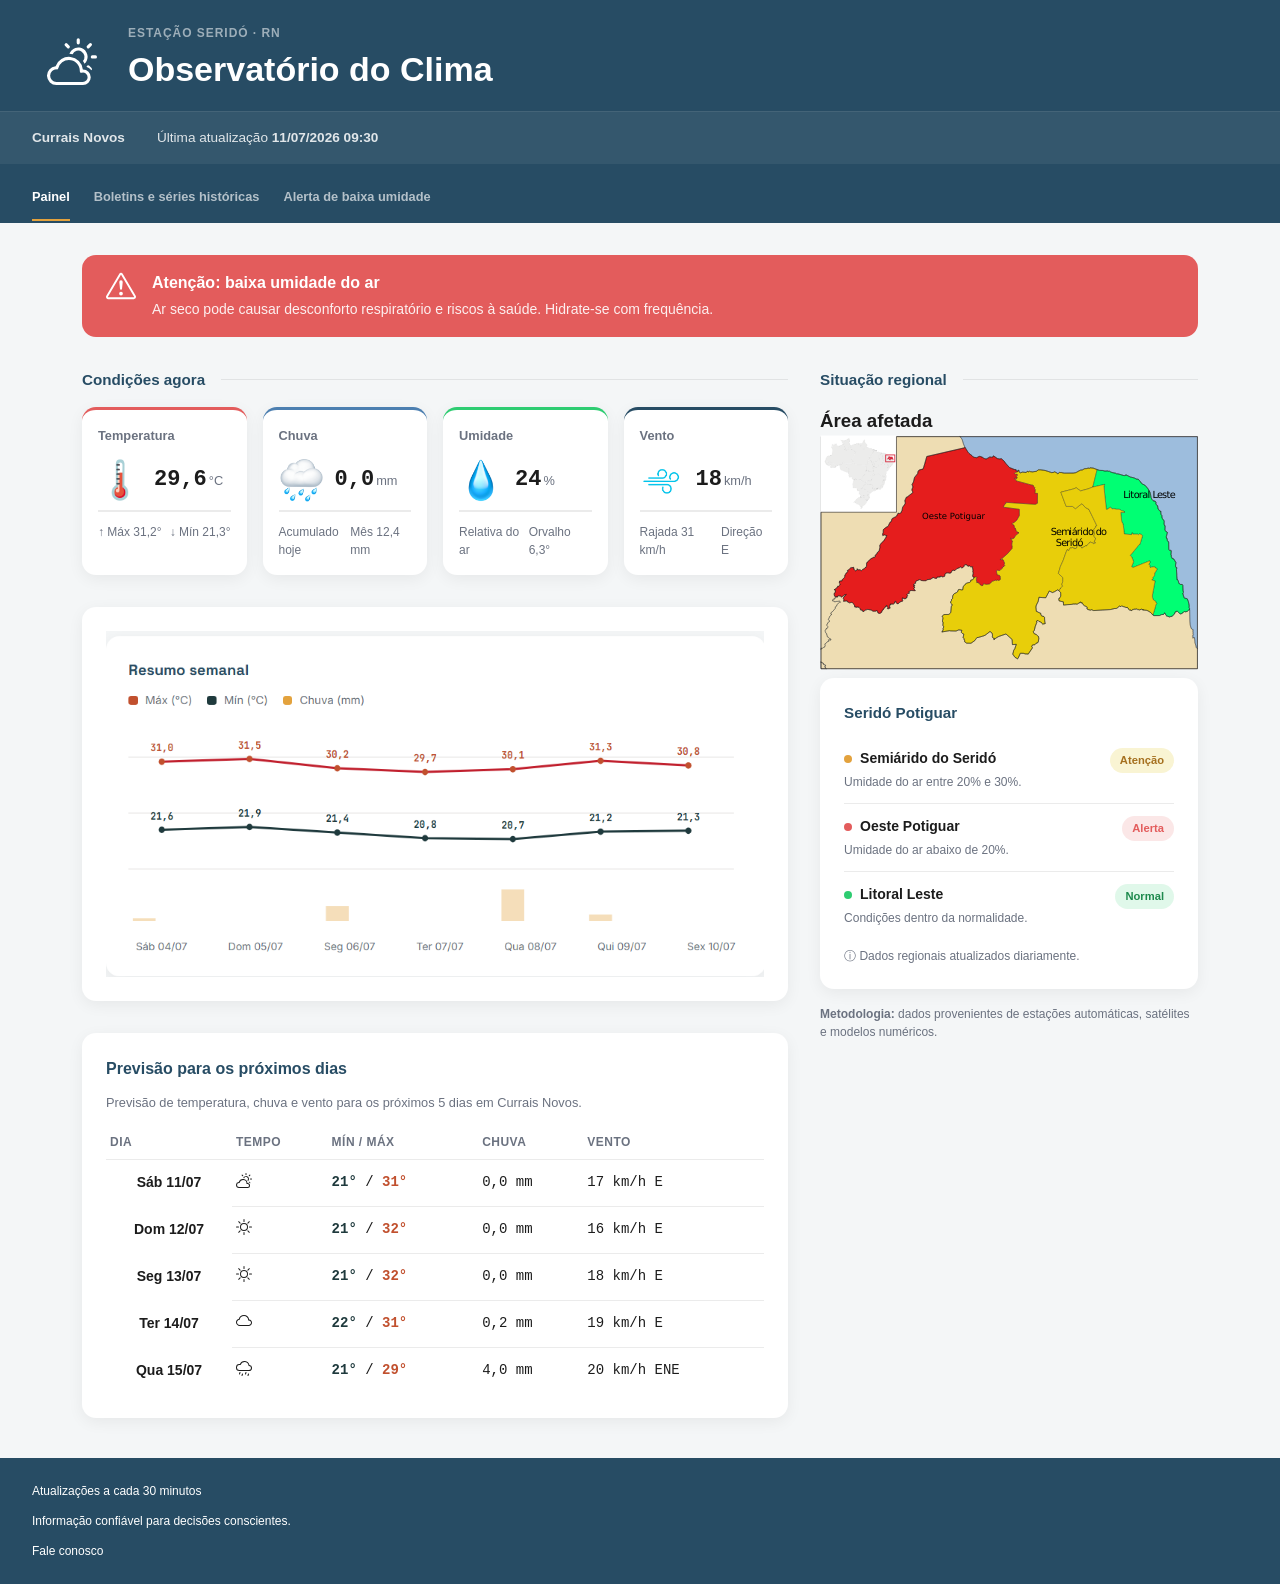
<file: index.html>
<!DOCTYPE html>
<html lang="pt-BR">
<head>
<meta charset="UTF-8">
<meta name="viewport" content="width=device-width, initial-scale=1.0">
<title>Observatório do Clima — Currais Novos</title>

<link rel="stylesheet" href="style-base.css">
<link rel="stylesheet" href="style-painel.css">
</head>

<body>

<header class="cabecalho">
  <div class="marca">

    <svg xmlns="http://www.w3.org/2000/svg" width="80" height="50" fill="currentColor" class="bi bi-cloud-sun" viewBox="0 0 16 16" aria-hidden="true">
        <path d="M7 8a3.5 3.5 0 0 1 3.5 3.555.5.5 0 0 0 .624.492A1.503 1.503 0 0 1 13 13.5a1.5 1.5 0 0 1-1.5 1.5H3a2 2 0 1 1 .1-3.998.5.5 0 0 0 .51-.375A3.5 3.5 0 0 1 7 8m4.473 3a4.5 4.5 0 0 0-8.72-.99A3 3 0 0 0 3 16h8.5a2.5 2.5 0 0 0 0-5z"/>
        <path d="M10.5 1.5a.5.5 0 0 0-1 0v1a.5.5 0 0 0 1 0zm3.743 1.964a.5.5 0 1 0-.707-.707l-.708.707a.5.5 0 0 0 .708.708zm-7.779-.707a.5.5 0 0 0-.707.707l.707.708a.5.5 0 1 0 .708-.708zm1.734 3.374a2 2 0 1 1 3.296 2.198q.3.423.516.898a3 3 0 1 0-4.84-3.225q.529.017 1.028.129m4.484 4.074c.6.215 1.125.59 1.522 1.072a.5.5 0 0 0 .039-.742l-.707-.707a.5.5 0 0 0-.854.377M14.5 6.5a.5.5 0 0 0 0 1h1a.5.5 0 0 0 0-1z"/>
      </svg>
    <div>
      <p class="rotulo-superior">Estação Seridó · RN</p>
      <h1 class="titulo-destaque">Observatório do Clima</h1>
    </div>
  </div>
  <div class="linha-meta">
    <div class="item-meta"> <strong>Currais Novos</strong></div>
    <div class="item-meta">Última atualização <strong>11/07/2026 09:30</strong></div>
  </div>

  <nav class="nav-paginas" aria-label="Navegação principal">
    <ul class="lista-sem-marcador" style="display:flex; flex-wrap:wrap; gap:inherit; margin:0;">
      <li><a href="index.html" class="ativo" aria-current="page">Painel</a></li>
      <li><a href="boletins/boletins.html">Boletins e séries históricas</a></li>
      <li><a href="alerta/alertas.html">Alerta de baixa umidade</a></li>
    </ul>
  </nav>
</header>

<main class="conteudo">

  <div class="faixa-alerta" role="status">
    <div class="icone">
      <svg xmlns="http://www.w3.org/2000/svg" width="30" height="30" fill="currentColor" class="bi bi-exclamation-triangle" viewBox="0 0 16 16">
  <path d="M7.938 2.016A.13.13 0 0 1 8.002 2a.13.13 0 0 1 .063.016.15.15 0 0 1 .054.057l6.857 11.667c.036.06.035.124.002.183a.2.2 0 0 1-.054.06.1.1 0 0 1-.066.017H1.146a.1.1 0 0 1-.066-.017.2.2 0 0 1-.054-.06.18.18 0 0 1 .002-.183L7.884 2.073a.15.15 0 0 1 .054-.057m1.044-.45a1.13 1.13 0 0 0-1.96 0L.165 13.233c-.457.778.091 1.767.98 1.767h13.713c.889 0 1.438-.99.98-1.767z"/>
  <path d="M7.002 12a1 1 0 1 1 2 0 1 1 0 0 1-2 0M7.1 5.995a.905.905 0 1 1 1.8 0l-.35 3.507a.552.552 0 0 1-1.1 0z"/>
</svg>
    </div>
    <div>
      <strong>Atenção: baixa umidade do ar</strong>
      <span>Ar seco pode causar desconforto respiratório e riscos à saúde. Hidrate-se com frequência.</span>
    </div>
  </div>


  <div class="colunas-painel">

    <!-- CONTEÚDO PRINCIPAL -->
    <section aria-labelledby="titulo-condicoes">
      <div class="titulo-secao"><h2 id="titulo-condicoes">Condições agora</h2><div class="linha-titulo"></div></div>

      <div class="condicoes">

        <article class="cartao-condicao temperatura">
          <div class="rotulo"> Temperatura</div>
          <div class="medidor-wrap">
            <img class="icone-condicao" src="imagens/icones/icone-temperatura.png" alt="" width="44" height="44" loading="lazy">
            <div><span class="valor numerico">29,6</span><span class="unidade">°C</span></div>
          </div>
          <div class="rodape-cartao"><span>↑ Máx 31,2°</span><span>↓ Mín 21,3°</span></div>
        </article>

        <article class="cartao-condicao chuva">
          <div class="rotulo">Chuva</div>
          <div class="medidor-wrap">
            <img class="icone-condicao" src="imagens/icones/icone-chuva.png" alt="" width="44" height="44" loading="lazy">
            <div><span class="valor numerico">0,0</span><span class="unidade">mm</span></div>
          </div>
          <div class="rodape-cartao"><span>Acumulado hoje</span><span>Mês 12,4 mm</span></div>
        </article>

        <article class="cartao-condicao umidade">
          <div class="rotulo"> Umidade</div>
          <div class="medidor-wrap">
            <img class="icone-condicao" src="imagens/icones/icone-umidade.png" alt="" width="44" height="44" loading="lazy">
            <div><span class="valor numerico">24</span><span class="unidade">%</span></div>
          </div>
          <div class="rodape-cartao"><span>Relativa do ar</span><span>Orvalho 6,3°</span></div>
        </article>

        <article class="cartao-condicao vento">
          <div class="rotulo"> Vento</div>
          <div class="medidor-wrap">
            <img class="icone-condicao" src="imagens/icones/icone-vento.jpg" alt="" width="44" height="44" loading="lazy">
            <div><span class="valor numerico">18</span><span class="unidade">km/h</span></div>
          </div>
          <div class="rodape-cartao"><span>Rajada 31 km/h</span><span>Direção E</span></div>
        </article>

      </div>

      <div class="cartao-grafico">
        <div class="cabecalho-grafico">
          
             <img class="icone-condicao" src="imagens/icones/resumo_semanal.png" alt="" width="800" height="400" loading="lazy">

          </div>
        </div>

      <div class="cartao-previsao">
        <h3 class="titulo-destaque" id="titulo-previsao">Previsão para os próximos dias</h3>
        <table aria-labelledby="titulo-previsao">
          <caption>Previsão de temperatura, chuva e vento para os próximos 5 dias em Currais Novos.</caption>
          <thead>
            <tr>
              <th scope="col">Dia</th>
              <th scope="col">Tempo</th>
              <th scope="col">Mín / Máx</th>
              <th scope="col">Chuva</th>
              <th scope="col">Vento</th>
            </tr>
          </thead>
          <tbody>
            <tr><th scope="row">Sáb 11/07</th><td>
               <svg xmlns="http://www.w3.org/2000/svg" width="16" height="16" fill="currentColor" class="bi bi-cloud-sun" viewBox="0 0 16 16">
               <path d="M7 8a3.5 3.5 0 0 1 3.5 3.555.5.5 0 0 0 .624.492A1.503 1.503 0 0 1 13 13.5a1.5 1.5 0 0 1-1.5 1.5H3a2 2 0 1 1 .1-3.998.5.5 0 0 0 .51-.375A3.5 3.5 0 0 1 7 8m4.473 3a4.5 4.5 0 0 0-8.72-.99A3 3 0 0 0 3 16h8.5a2.5 2.5 0 0 0 0-5z"/>
               <path d="M10.5 1.5a.5.5 0 0 0-1 0v1a.5.5 0 0 0 1 0zm3.743 1.964a.5.5 0 1 0-.707-.707l-.708.707a.5.5 0 0 0 .708.708zm-7.779-.707a.5.5 0 0 0-.707.707l.707.708a.5.5 0 1 0 .708-.708zm1.734 3.374a2 2 0 1 1 3.296 2.198q.3.423.516.898a3 3 0 1 0-4.84-3.225q.529.017 1.028.129m4.484 4.074c.6.215 1.125.59 1.522 1.072a.5.5 0 0 0 .039-.742l-.707-.707a.5.5 0 0 0-.854.377M14.5 6.5a.5.5 0 0 0 0 1h1a.5.5 0 0 0 0-1z"/>
               </svg></td><td class="numero celula-temp"><span class="minima">21°</span> / <span class="maxima">31°</span></td><td class="numero">0,0 mm</td><td class="numero">17 km/h E</td></tr>
            
            <tr><th scope="row">Dom 12/07</th><td>
               <svg xmlns="http://www.w3.org/2000/svg" width="16" height="16" fill="currentColor" class="bi bi-brightness-high" viewBox="0 0 16 16">
               <path d="M8 11a3 3 0 1 1 0-6 3 3 0 0 1 0 6m0 1a4 4 0 1 0 0-8 4 4 0 0 0 0 8M8 0a.5.5 0 0 1 .5.5v2a.5.5 0 0 1-1 0v-2A.5.5 0 0 1 8 0m0 13a.5.5 0 0 1 .5.5v2a.5.5 0 0 1-1 0v-2A.5.5 0 0 1 8 13m8-5a.5.5 0 0 1-.5.5h-2a.5.5 0 0 1 0-1h2a.5.5 0 0 1 .5.5M3 8a.5.5 0 0 1-.5.5h-2a.5.5 0 0 1 0-1h2A.5.5 0 0 1 3 8m10.657-5.657a.5.5 0 0 1 0 .707l-1.414 1.415a.5.5 0 1 1-.707-.708l1.414-1.414a.5.5 0 0 1 .707 0m-9.193 9.193a.5.5 0 0 1 0 .707L3.05 13.657a.5.5 0 0 1-.707-.707l1.414-1.414a.5.5 0 0 1 .707 0m9.193 2.121a.5.5 0 0 1-.707 0l-1.414-1.414a.5.5 0 0 1 .707-.707l1.414 1.414a.5.5 0 0 1 0 .707M4.464 4.465a.5.5 0 0 1-.707 0L2.343 3.05a.5.5 0 1 1 .707-.707l1.414 1.414a.5.5 0 0 1 0 .708"/>
               </svg></td><td class="numero celula-temp"><span class="minima">21°</span> / <span class="maxima">32°</span></td><td class="numero">0,0 mm</td><td class="numero">16 km/h E</td></tr>

            <tr><th scope="row">Seg 13/07</th><td>
               <svg xmlns="http://www.w3.org/2000/svg" width="16" height="16" fill="currentColor" class="bi bi-brightness-high" viewBox="0 0 16 16">
             <path d="M8 11a3 3 0 1 1 0-6 3 3 0 0 1 0 6m0 1a4 4 0 1 0 0-8 4 4 0 0 0 0 8M8 0a.5.5 0 0 1 .5.5v2a.5.5 0 0 1-1 0v-2A.5.5 0 0 1 8 0m0 13a.5.5 0 0 1 .5.5v2a.5.5 0 0 1-1 0v-2A.5.5 0 0 1 8 13m8-5a.5.5 0 0 1-.5.5h-2a.5.5 0 0 1 0-1h2a.5.5 0 0 1 .5.5M3 8a.5.5 0 0 1-.5.5h-2a.5.5 0 0 1 0-1h2A.5.5 0 0 1 3 8m10.657-5.657a.5.5 0 0 1 0 .707l-1.414 1.415a.5.5 0 1 1-.707-.708l1.414-1.414a.5.5 0 0 1 .707 0m-9.193 9.193a.5.5 0 0 1 0 .707L3.05 13.657a.5.5 0 0 1-.707-.707l1.414-1.414a.5.5 0 0 1 .707 0m9.193 2.121a.5.5 0 0 1-.707 0l-1.414-1.414a.5.5 0 0 1 .707-.707l1.414 1.414a.5.5 0 0 1 0 .707M4.464 4.465a.5.5 0 0 1-.707 0L2.343 3.05a.5.5 0 1 1 .707-.707l1.414 1.414a.5.5 0 0 1 0 .708"/>
            </svg></td><td class="numero celula-temp"><span class="minima">21°</span> / <span class="maxima">32°</span></td><td class="numero">0,0 mm</td><td class="numero">18 km/h E</td></tr>
            
            
            <tr><th scope="row">Ter 14/07</th><td>
               <svg xmlns="http://www.w3.org/2000/svg" width="16" height="16" fill="currentColor" class="bi bi-cloud" viewBox="0 0 16 16">
                <path d="M4.406 3.342A5.53 5.53 0 0 1 8 2c2.69 0 4.923 2 5.166 4.579C14.758 6.804 16 8.137 16 9.773 16 11.569 14.502 13 12.687 13H3.781C1.708 13 0 11.366 0 9.318c0-1.763 1.266-3.223 2.942-3.593.143-.863.698-1.723 1.464-2.383m.653.757c-.757.653-1.153 1.44-1.153 2.056v.448l-.445.049C2.064 6.805 1 7.952 1 9.318 1 10.785 2.23 12 3.781 12h8.906C13.98 12 15 10.988 15 9.773c0-1.216-1.02-2.228-2.313-2.228h-.5v-.5C12.188 4.825 10.328 3 8 3a4.53 4.53 0 0 0-2.941 1.1z"/>
               </svg></td><td class="numero celula-temp"><span class="minima">22°</span> / <span class="maxima">31°</span></td><td class="numero">0,2 mm</td><td class="numero">19 km/h E</td></tr>
            
               <tr><th scope="row">Qua 15/07</th><td><svg xmlns="http://www.w3.org/2000/svg" width="16" height="16" fill="currentColor" class="bi bi-cloud-drizzle" viewBox="0 0 16 16">
               <path d="M4.158 12.025a.5.5 0 0 1 .316.633l-.5 1.5a.5.5 0 0 1-.948-.316l.5-1.5a.5.5 0 0 1 .632-.317m6 0a.5.5 0 0 1 .316.633l-.5 1.5a.5.5 0 0 1-.948-.316l.5-1.5a.5.5 0 0 1 .632-.317m-3.5 1.5a.5.5 0 0 1 .316.633l-.5 1.5a.5.5 0 0 1-.948-.316l.5-1.5a.5.5 0 0 1 .632-.317m6 0a.5.5 0 0 1 .316.633l-.5 1.5a.5.5 0 1 1-.948-.316l.5-1.5a.5.5 0 0 1 .632-.317m.747-8.498a5.001 5.001 0 0 0-9.499-1.004A3.5 3.5 0 1 0 3.5 11H13a3 3 0 0 0 .405-5.973M8.5 2a4 4 0 0 1 3.976 3.555.5.5 0 0 0 .5.445H13a2 2 0 0 1 0 4H3.5a2.5 2.5 0 1 1 .605-4.926.5.5 0 0 0 .596-.329A4 4 0 0 1 8.5 2"/>
               </svg></td><td class="numero celula-temp"><span class="minima">21°</span> / <span class="maxima">29°</span></td><td class="numero">4,0 mm</td><td class="numero">20 km/h ENE</td></tr>
          
            </tbody>
        </table>
      </div>

    </section>

    <!-- COLUNA LATERAL -->
    <aside aria-labelledby="titulo-situacao">
      <div class="titulo-secao"><h2 id="titulo-situacao">Situação regional</h2><div class="linha-titulo"></div></div>

      <div class="area-afetada">
      <h3>Área afetada</h3>
     <div class="mapa-wrap">
        <div class="area-affected">
        <svg
   xmlns:dc="http://purl.org/dc/elements/1.1/"
   xmlns:cc="http://creativecommons.org/ns#"
   xmlns:rdf="http://www.w3.org/1999/02/22-rdf-syntax-ns#"
   xmlns:svg="http://www.w3.org/2000/svg"
   xmlns="http://www.w3.org/2000/svg"
   xmlns:sodipodi="http://sodipodi.sourceforge.net/DTD/sodipodi-0.dtd"
   xmlns:inkscape="http://www.inkscape.org/namespaces/inkscape"
   xml:space="preserve"
   width="100mm"
  height="62.222222mm"
   style="shape-rendering:geometricPrecision; text-rendering:geometricPrecision; image-rendering:optimizeQuality; fill-rule:evenodd"
   viewBox="0 0 450000 279400"
   id="svg3746"
   version="1.1"
   inkscape:version="0.48.1 "
   sodipodi:docname="a - Cópia.svg"><metadata
   id="metadata4061"><rdf:RDF><cc:Work
       rdf:about=""><dc:format>image/svg+xml</dc:format><dc:type
         rdf:resource="http://purl.org/dc/dcmitype/StillImage" /><dc:title /></cc:Work></rdf:RDF></metadata><sodipodi:namedview
   pagecolor="#ffffff"
   bordercolor="#666666"
   borderopacity="1"
   objecttolerance="10"
   gridtolerance="10"
   guidetolerance="10"
   inkscape:pageopacity="0"
   inkscape:pageshadow="2"
   inkscape:window-width="1024"
   inkscape:window-height="538"
   id="namedview4059"
   showgrid="false"
   inkscape:zoom="0.44"
   inkscape:cx="714.54785"
   inkscape:cy="541.24847"
   inkscape:window-x="-8"
   inkscape:window-y="-8"
   inkscape:window-maximized="1"
   inkscape:current-layer="svg3746" />
<defs
   id="defs3748">
<style
   type="text/css"
   id="style3750">

.str0 {stroke:#72706F;stroke-width:76;stroke-linecap:round;stroke-linejoin:round}
.str5 {stroke:#C2C1C1;stroke-width:76}
.str2 {stroke:#131516;stroke-width:76;stroke-linecap:round;stroke-linejoin:round}
.str6 {stroke:#D82B40;stroke-width:76}
.str4 {stroke:#1F1A17;stroke-width:353}
.str1 {stroke:#72706F;stroke-width:353;stroke-linecap:round;stroke-linejoin:round}
.str3 {stroke:#131516;stroke-width:353;stroke-linecap:round;stroke-linejoin:round}
.str8 {stroke:#1F1A17;stroke-width:706}
.str7 {stroke:#D82B40;stroke-width:1058}
.fil3 {fill:none}
.fil4 {fill:#FFFFFF}
.fil2 {fill:#9DBDDD}
.fil0 {fill:#EEDDB3}
.fil1 {fill:#F6EAD9}
.fil6 {fill:#D82B40}
.fil5 {fill:#ECECEB}

</style>
</defs>
<g
   id="Terreno">
<path
   id="uf_23"
   class="fil0"
   d="M166726 1622l1767 2210 767 1332 1607 5306 1631 3732 113 57 -525 661 -11751 2711 -10450 2410 -2408 555 -20345 4697 -1281 4591 -1054 3783 -1978 6400 -118 195 -3962 924 -1324 841 -90 69 -653 1268 -443 2338 -3693 4565 -1330 5564 -1608 2791 368 1010 404 1112 -10 1615 -859 1867 -41 409 169 1245 836 1623 -59 946 -376 276 -1005 738 -2019 1579 -2760 2160 -1376 543 -1255 2631 -52 551 -542 1075 463 2269 -137 1283 -2417 3454 -67 93 -597 1026 -638 4100 -725 599 -417 1363 -327 425 -1489 494 -1775 -265 -1656 3385 -1129 794 -3938 1991 -571 893 -357 856 -44 1708 -1831 1062 -2379 5008 -2238 1049 -2719 2102 -717 959 0 33 -16 3028 -802 1926 87 1551 208 286 1631 -815 1343 195 499 527 1221 77 -1329 2824 -29 42 -2057 3076 -3753 3943 -303 514 -939 1595 301 1774 -1014 4640 -2062 1644 -489 1703 -1482 964 -97 65 -435 604 51 1029 -144 841 -1255 857 -954 -373 -1029 1093 -1597 560 -4506 4113 -839 1276 -62 92 -43 3743 -890 774 116 476 -679 56 -1163 1353 -247 486 -1615 376 -1641 1618 -1770 -1163 -1973 394 -293 -386 -879 -1152 -67 1571 -2097 908 -840 -646 -860 -1126 165 -759 -859 -252 301 -1366 -1389 281 -766 -224 -391 445 -973 121 -2137 2024 -1859 1132 563 1504 -1726 1250 -175 126 -1289 2289 -784 1755 509 506 -126 402 -3235 3222 -67 1320 -3030 285 -245 2385 1122 1087 -438 620 -565 1068 -1191 1108 -864 -172 -1004 2104 -995 530 -1307 923 -527 515 828 496 80 1011 64 812 502 304 -1788 1595 -28 1738 522 1919 1497 574 106 406 -232 90 -231 581 -988 276 314 1293 -1772 129 -494 262 -291 975 -833 358 928 848 558 -156 916 144 54 501 394 219 519 103 2549 -656 1031 447 1467 -1000 210 100 1227 1692 -774 -192 -3485 3006 -77 538 -172 1204 -1572 846 -69 1795 -2876 3542 -2027 1494 -447 1752 656 486 403 -327 -2286 2745 110 589 -815 522 -54 792 -1144 1402 1162 1023 442 1716 -2049 1335 -289 1360 -717 340 -214 1384 1186 1396 -28 1147 -556 1076 -1216 133 208 525 -455 162 -1019 1996 366 625 -301 515 -11 17 916 1991 1044 720 -183 1233 885 1344 -198 554 -43 123 97 265 1281 437 1317 1608 1741 640 -380 1263 -1412 -476 -1363 47 -96 110 659 828 100 741 -1613 412 -748 707 -664 1023 -1795 1076 -118 216 854 1103 -229 365 -577 919 209 877 -553 195 -767 270 -1363 1075 -1854 214 18 1096 -237 18 0 -253222 165568 0zm-165568 268551l296 105 2585 1294 193 1299 2338 875 -26 753 -841 1518 679 401 484 1129 594 422 -6302 0 0 -7796z" />
<path
   id="uf_25"
   class="fil0"
   d="M1158 254820l224 -15 -18 -1096 1854 -213 1363 -1075 767 -270 553 -196 -208 -877 576 -918 229 -365 -854 -1104 118 -216 1795 -1075 664 -1024 748 -707 1613 -412 -100 -740 -659 -829 95 -110 1364 -46 1412 475 380 -1262 -1741 -641 -1317 -1607 -1281 -438 -97 -265 43 -123 198 -553 -884 -1345 182 -1232 -1044 -720 -916 -1991 11 -18 301 -515 -366 -624 1019 -1996 455 -163 -208 -524 1217 -134 555 -1075 28 -1147 -1185 -1397 213 -1384 718 -339 288 -1361 2050 -1335 -443 -1715 -1162 -1024 1144 -1402 54 -792 816 -522 -111 -589 2286 -2744 -403 326 -656 -486 447 -1751 2027 -1495 2876 -3541 69 -1796 1572 -846 172 -1204 77 -537 3485 -3007 774 193 -1226 -1692 -211 -101 -1466 1001 -1032 -448 -2549 656 -519 -103 -394 -218 -54 -502 -915 -144 -559 157 -928 -849 833 -357 291 -975 494 -263 1772 -128 -314 -1294 988 -275 231 -581 232 -90 352 -137 1793 -103 -561 -357 566 -715 1289 -252 1656 337 268 74 1427 1238 1317 -1371 1085 -548 1091 -759 2014 -401 -2068 1816 -1626 2284 -20 203 820 1656 -368 2065 2392 -275 1688 -409 92 59 311 1163 2567 1260 2338 -439 584 -47 1047 682 553 463 376 419 270 1021 797 623 170 2155 1147 -250 339 975 1158 -581 553 -28 388 185 437 208 980 -105 165 92 1322 1611 548 1468 139 226 2150 134 622 1898 3771 -2623 658 293 1369 -635 1196 360 208 36 3125 537 970 1179 563 100 3079 -8 1556 -892 1448 3161 1816 411 110 26 404 -62 2068 -1427 304 -1863 1451 -900 1430 -2572 241 -203 798 -321 316 -741 648 -67 265 -1188 671 -114 54 44 157 1191 898 939 -514 1528 846 126 766 72 592 -736 1064 -20 -848 -2609 1376 -1617 -723 -211 82 -348 4054 -84 1219 -931 77 -1595 1479 -810 23 1154 1374 1701 1270 -31 538 -98 988 -1126 33 -24 2084 -1407 1319 55 471 -368 231 -623 -496 -522 33 -2675 3326 1230 653 -1004 1489 -385 -303 -1016 1155 -1402 -1047 -1088 1108 -1325 1302 -455 931 -442 5 -52 -1101 -895 1595 -1684 1862 -309 2588 123 1728 83 -36 -363 -13 -126 -1564 -1585 111 -869 1167 -1353 -1864 -972 1728 -826 -43 -136 -307 -334 -1196 -371 240 -373 1052 -1111 1183 -491 -95 -1700 627 -746 3884 -1723 815 -216 34 -11 1242 1104 2361 298 3665 28 965 -1118 2600 -394 1909 -288 1761 -1335 1320 -442 471 -399 1049 1065 2420 164 428 -1533 1736 -35 2183 -47 -59 -908 1644 6 745 848 2817 -782 592 -2919 962 -921 2312 -375 2124 442 1662 -399 1232 -2600 507 -239 846 -275 2006 434 2183 -2227 3113 -1137 1206 -885 196 -7 1206 918 1692 -268 1042 -1095 658 -1659 337 -458 1181 -155 339 16 1284 190 990 1569 1785 -391 437 3 1101 1078 2384 -3 -193 810 587 3292 -244 1847 635 1355 -923 3722 1021 1374 1105 -172 -1026 2098 -1000 1140 -2194 350 -165 1787 -1085 916 -2881 669 -604 282 -525 245 -1600 1178 -2227 2958 -489 3480 -1420 97 -2392 -468 -1350 245 -1098 2675 -587 522 -139 66 -2865 1379 -679 494 -1484 2361 -26 2922 -1288 1219 -31 1209 -75 113 -782 1188 -149 1801 1266 1114 571 1183 -47 84 -1034 1870 -697 7189 -2096 1968 -229 111 -1908 126 -1384 -16 -2173 98 -414 18 -271 149 -1625 1785 298 1101 677 543 -620 3480 -31 1296 514 339 173 1148 -314 2811 1291 2114 -1055 1507 494 880 -1607 3477 9061 -1504 1129 308 6441 168 3328 -1438 3583 579 -756 2240 1201 1309 1875 928 -576 3156 -504 978 1846 1512 -378 820 607 1302 31 1474 2405 1589 5144 85 4504 -3161 2698 -3752 1070 113 5229 -1541 1872 -553 2125 -1096 823 -643 3752 -2929 1438 -49 1443 1489 682 2202 -175 1996 432 1365 589 551 1394 128 -754 955 229 841 2323 -2094 3192 -1813 134 -77 4081 -1428 4571 -1548 7297 6559 383 6052 4599 -276 -1734 5049 -1453 2326 -303 1777 -762 2320 77 293 2547 3621 2991 1752 628 -278 195 -283 2472 -5658 270 -309 3668 136 187 54 2079 607 2448 24 790 329 4902 -7266 134 -962 -787 -988 435 -1191 1129 -846 1931 157 1526 -1790 2183 -849 589 -766 661 -4152 -365 -2508 -928 -725 -1155 -872 -65 -123 -486 -633 -666 -260 -121 -28 -1239 -283 -1590 -2392 36 -396 1175 -1433 1217 -4869 1842 -4861 -54 -208 -327 -1245 1258 -615 684 124 694 707 3344 1513 1518 2340 1309 -1193 1301 594 278 -399 -620 -3030 -262 -4606 -677 -793 -1090 -339 -1245 -252 -49 -10 -1036 -949 -500 -2477 -2086 -708 -2201 -1301 -774 -144 -268 -2565 -229 -2183 106 -1582 512 -1417 2026 -4087 299 -1641 596 -3272 4517 345 3626 134 4188 -7997 3742 1875 2189 -887 56 -23 4198 -2426 1433 1415 1813 1790 100 1006 54 3323 -123 368 -1785 2566 -288 417 -129 512 247 1443 85 265 1132 399 1800 424 2274 473 162 3858 3588 -404 1047 -118 4501 -270 3315 -610 1363 324 515 -344 1890 435 957 -865 551 -192 218 -78 1150 -401 787 -1247 856 612 -123 522 766 26 643 -569 1230 2572 1703 1412 2744 1263 579 1181 -533 895 648 206 234 763 3247 919 1453 -533 2466 1014 10672 -638 8567 -512 774 -46 26 -3 5311 -1332 1150 115 448 -87 450 -136 877 -551 2438 -2091 1245 445 725 -141 255 -268 201 -208 336 -57 2529 985 1934 363 396 602 1957 -234 939 1291 54 648 1209 1014 13 10 87 141 1914 42 -72 504 676 118 227 -41 473 -152 141 -87 602 -998 695 128 329 -357 507 365 761 -437 216 -376 885 381 633 -296 1281 116 658 640 445 -373 921 697 818 95 470 -432 1042 -54 471 -669 54 6 1525 1149 471 -871 123 974 2065 108 1904 242 612 77 427 147 2230 1206 1793 1068 2723 3112 1230 671 6584 -54 2500 -1155 2444 -262 908 -1157 10 -34 180 -605 556 253 1172 2698 1024 969 643 24 2775 967 1500 -782 1373 116 1533 -1979 1081 -696 1280 -2897 1037 85 237 -666 717 -290 3326 3160 1103 368 2434 -1250 987 -1358 1142 -288 900 358 2230 -543 1451 -1309 1013 -576 170 334 244 484 235 12970 377 4342 960 3341 805 1440 1877 839 -416 1227 69 1389 255 1211 -322 1273 646 952 -1162 1585 691 395 -51 1395 -427 244 1739 -229 416 -15 350 2636 262 3380 1281 4094 -5 1201 1664 1930 0 23714 -441889 0 -676 -481 -484 -1129 -679 -401 841 -1518 26 -754 -2338 -874 -193 -1299 -2585 -1294 -270 -95 0 -15304z" />
<path
   id="uf_24"
   class="fil1"
   d="M17241 183837l527 -515 1307 -923 995 -530 1004 -2104 864 173 1191 -1109 565 -1067 438 -620 -1122 -1088 245 -2384 3030 -286 67 -1319 3235 -3223 126 -401 -509 -507 784 -1754 1289 -2289 175 -126 1726 -1250 -563 -1505 1859 -1132 2137 -2024 973 -121 391 -445 766 224 1389 -281 -301 1366 859 252 -165 759 860 1127 840 645 2097 -908 67 -1571 879 1152 293 386 1973 -394 1770 1163 1641 -1618 1615 -375 247 -486 1163 -1353 679 -57 -116 -476 890 -774 43 -3742 62 -93 839 -1276 4506 -4112 1597 -561 1029 -1093 954 373 1255 -857 144 -841 -51 -1029 435 -604 97 -64 1482 -965 489 -1703 2062 -1643 1014 -4640 -301 -1775 939 -1594 303 -515 3753 -3943 2057 -3076 29 -41 1329 -2825 -1221 -77 -499 -527 -1343 -195 -1631 815 -208 -285 -87 -1552 802 -1926 16 -3027 0 -34 717 -959 2719 -2101 2238 -1050 2379 -5008 1831 -1062 44 -1708 357 -856 571 -893 3938 -1991 1129 -794 1656 -3385 1775 265 1489 -494 327 -424 417 -1363 725 -600 638 -4100 597 -1026 67 -93 2417 -3454 137 -1283 -463 -2269 542 -1075 52 -550 1255 -2632 1376 -542 2760 -2161 2019 -1579 1005 -738 376 -275 59 -947 -836 -1623 -169 -1245 41 -409 859 -1867 10 -1615 -404 -1111 -368 -1011 1608 -2791 1330 -5563 3693 -4566 443 -2338 653 -1268 90 -69 1324 -841 3962 -923 118 -196 1978 -6399 1054 -3784 1281 -4591 20345 -4696 2408 -556 10450 -2410 11751 -2711 525 -661 1052 1821 2508 3982 1307 1532 3400 2593 1677 1777 993 317 2945 409 1532 -697 1269 -808 1355 -67 1698 895 131 -329 2917 1942 2193 556 1042 -253 3578 -2080 2124 334 1070 -316 854 -448 260 -913 4789 3285 2384 365 2310 -221 3105 2693 2189 3032 4333 4787 4494 1782 2194 828 1129 -149 -334 527 1455 1299 1245 -241 445 -934 522 -21 214 2125 1476 1062 2729 -805 4432 427 1044 -1518 1494 692 715 -167 561 -658 916 597 3439 442 478 -371 3249 -349 2469 -1809 2641 -25 5358 728 3711 1219 4272 1402 2246 -376 651 -610 2060 708 2073 1286 118 417 2181 -1760 1500 273 398 -101 3501 759 10772 -41 3207 -574 2943 -1653 2451 -1281 2304 -298 2580 -1407 2737 -229 1525 -520 1836 219 476 -564 3624 301 4833 1796 3007 964 3524 124 2757 722 3066 -200 1401 442 790 -144 1204 705 1880 861 4673 960 1096 777 1286 -175 6052 1762 1212 476 933 -170 1016 -183 209 -746 5337 2642 4629 1124 2577 1268 2436 378 2755 3194 597 1309 1303 916 3655 2006 3406 4139 517 1288 468 600 1363 2376 1111 5947 643 1674 1690 2045 1590 615 568 -486 1299 1712 -85 1935 1451 2163 604 95 533 3825 787 573 1052 1664 835 419 564 -246 67 2299 244 1700 455 574 597 1005 -8 1718 568 1729 1400 1973 522 226 208 856 -146 3331 478 1806 800 319 -201 4761 340 859 1196 1697 877 11 558 630 -1363 4967 165 1957 807 252 319 2544 885 1340 332 -6 296 1050 118 7842 1000 1590 530 247 615 -494 810 424 -54 1649 -280 2989 386 555 12 1605 921 2500 2027 527 828 1806 934 584 2 764 798 1360 -510 2868 175 2176 623 836 810 77 -478 2161 409 6520 -78 905 492 5000 368 -344 370 684 561 591 630 2583 699 1183 600 -93 753 731 2166 41 579 988 275 5874 483 2624 -743 692 810 3505 926 2125 491 710 713 265 494 -448 980 442 867 294 1252 3047 1029 4497 -34 2962 440 831 72 2006 -123 116 -170 -334 -1013 576 -1451 1309 -2230 543 -900 -358 -1142 288 -988 1358 -2433 1250 -1103 -367 -3326 -3161 -718 290 -236 666 -1037 -84 -1281 2896 -1080 697 -1533 1978 -1373 -116 -1500 782 -2775 -967 -643 -24 -1024 -969 -1173 -2698 -555 -252 -180 604 -11 34 -908 1157 -2443 262 -2500 1155 -6585 54 -1229 -671 -2724 -3112 -1793 -1068 -2229 -1206 -427 -147 -613 -77 -1903 -242 -2065 -107 -124 -975 -470 871 -1526 -1149 -54 -5 -470 669 -1042 53 -471 432 -818 -95 -920 -697 -445 373 -659 -640 -1281 -116 -632 296 -885 -381 -216 376 -762 437 -506 -365 -329 357 -695 -128 -602 998 -141 87 -474 152 -226 41 -676 -118 72 -504 -1914 -41 -87 -142 -13 -10 -1209 -1014 -54 -648 -939 -1291 -1957 234 -396 -602 -1935 -362 -2528 -986 -337 57 -200 208 -255 268 -725 141 -1245 -445 -2438 2092 -878 550 -450 136 -447 88 -1150 -116 -5311 1332 -26 3 -774 46 -8568 512 -10671 638 -2467 -1014 -1453 533 -3246 -918 -234 -764 -648 -206 532 -895 -578 -1181 -2745 -1263 -1702 -1412 -1230 -2572 -643 569 -766 -26 123 -522 -856 -612 -787 1247 -1150 401 -219 78 -550 193 -957 864 -1890 -435 -515 345 -1363 -324 -3315 609 -4501 270 -1047 118 -3588 404 -162 -3858 -2274 -473 -1801 -424 -1131 -399 -85 -265 -247 -1443 129 -512 288 -416 1785 -2567 123 -368 -54 -3323 -100 -1006 -1813 -1790 -1433 -1415 -4198 2426 -56 23 -2189 887 -3742 -1875 -4188 7997 -3626 -134 -4517 -344 -597 3271 -298 1641 -2027 4087 -512 1417 -105 1582 229 2184 267 2564 775 144 2201 1301 2086 708 499 2477 1037 949 49 10 1244 252 1091 340 676 792 263 4607 620 3029 -278 399 -1302 -594 -1309 1193 -1517 -2340 -3344 -1513 -694 -707 -685 -123 -1257 614 326 1245 54 209 -1841 4861 -1217 4869 -1175 1432 -36 396 1589 2392 1240 283 121 28 666 260 486 633 64 123 1155 872 929 726 365 2507 -661 4152 -589 766 -2183 849 -1526 1790 -1932 -157 -1129 846 -434 1191 787 988 -134 962 -4902 7266 -790 -329 -2448 -23 -2079 -607 -187 -54 -3668 -137 -270 309 -2472 5658 -196 283 -627 278 -2992 -1751 -2546 -3622 -77 -293 761 -2320 304 -1777 1453 -2325 1734 -5049 -4599 275 -383 -6052 -7297 -6559 -4571 1548 -4082 1428 -134 77 -3192 1813 -2322 2094 -229 -841 754 -954 -1394 -129 -589 -550 -432 -1366 175 -1996 -682 -2202 -1443 -1489 -1438 49 -3752 2930 -823 642 -2125 1096 -1872 553 -5229 1541 -1071 -113 -2698 3752 -4503 3161 -5144 -84 -2405 -1590 -31 -1474 -607 -1301 378 -821 -1847 -1512 504 -977 577 -3156 -1876 -929 -1201 -1309 756 -2240 -3582 -579 -3329 1438 -6440 -168 -1129 -308 -9061 1505 1607 -3478 -494 -879 1055 -1508 -1291 -2114 313 -2811 -172 -1147 -514 -340 31 -1296 619 -3480 -676 -543 -298 -1101 1625 -1785 270 -149 414 -18 2174 -98 1383 16 1909 -126 229 -111 2096 -1967 697 -7189 1034 -1870 46 -85 -571 -1183 -1265 -1114 149 -1800 782 -1189 75 -113 30 -1209 1289 -1219 26 -2922 1484 -2361 679 -494 2865 -1378 139 -67 586 -522 1099 -2675 1350 -244 2392 468 1420 -98 489 -3480 2227 -2958 1600 -1178 525 -244 604 -283 2881 -669 1085 -916 164 -1787 2194 -350 1001 -1140 1026 -2098 -1106 172 -1021 -1374 924 -3721 -636 -1356 245 -1846 -587 -3293 193 -810 -2384 3 -1101 -1078 -437 -3 -1785 391 -990 -1569 -1284 -190 -340 -15 -1180 154 -337 458 -658 1659 -1042 1095 -1692 268 -1207 -918 -195 8 -1207 884 -3112 1137 -2183 2228 -2007 -435 -846 275 -507 239 -1232 2600 -1661 399 -2125 -442 -2312 375 -962 921 -591 2919 -2817 782 -746 -848 -1643 -6 59 908 -2184 47 -1736 36 -427 1533 -2420 -165 -1049 -1065 -471 399 -1320 442 -1761 1335 -1909 288 -2600 394 -965 1119 -3665 -29 -2361 -298 -1242 -1103 -34 10 -815 216 -3884 1723 -628 746 95 1700 -1183 491 -1051 1111 -240 374 1196 370 306 334 44 137 -1728 825 1864 972 -1167 1353 -111 870 1564 1584 13 126 36 363 -1729 -82 -2587 -124 -1862 309 -1595 1684 1101 895 -5 52 -931 442 -1302 455 -1108 1325 1047 1088 -1156 1402 304 1016 -1489 386 -654 1003 -3325 -1230 -34 2675 497 522 -232 623 -470 368 -1320 -54 -2083 1406 -34 24 -987 1126 -538 98 -1271 31 -1373 -1700 -23 -1155 -1479 810 -77 1595 -1219 931 -4054 85 -82 347 723 211 -1376 1618 848 2608 -1064 20 -592 736 -767 -72 -846 -126 515 -1528 -898 -939 -157 -1191 -54 -43 -671 113 -265 1188 -648 67 -317 741 -797 321 -242 203 -1430 2572 -1450 901 -304 1862 -2068 1427 -404 62 -110 -26 -1816 -411 -1448 -3161 -1556 892 -3079 8 -563 -100 -970 -1178 -3125 -538 -208 -36 -1196 -360 -1369 635 -658 -293 -3771 2624 -622 -1899 -2151 -133 -138 -227 -548 -1468 -1322 -1610 -165 -93 -980 106 -437 -209 -389 -185 -552 28 -1158 582 -339 -975 -1148 249 -169 -2155 -798 -623 -270 -1021 -375 -419 -553 -463 -1047 -682 -584 47 -2338 440 -2567 -1261 -311 -1162 -93 -60 -1687 409 -2392 276 368 -2066 -821 -1656 21 -203 1626 -2284 2067 -1816 -2013 401 -1091 759 -1085 548 -1317 1371 -1428 -1237 -267 -75 -1657 -337 -1288 252 -566 715 561 358 -1793 102 -353 137 -105 -407 -1497 -573 -522 -1919 28 -1739 1788 -1594 -502 -304 -64 -813 -80 -1010 -828 -497 5 -28z" />
<path
   class="fil2"
   d="M166726 1622l282679 0 0 252633 -1664 -1930 5 -1201 -1281 -4094 -262 -3380 -350 -2636 -416 15 -1739 229 427 -244 51 -1395 -691 -395 1162 -1585 -646 -952 322 -1273 -255 -1211 -69 -1389 416 -1227 -1877 -839 -805 -1440 -960 -3341 -377 -4342 -235 -12970 -227 -451 114 -108 -72 -2006 -440 -831 34 -2962 -1029 -4497 -1252 -3047 -867 -294 -980 -442 -494 448 -713 -265 -491 -710 -926 -2125 -810 -3505 743 -692 -483 -2624 -275 -5874 -579 -988 -2166 -41 -753 -731 -600 93 -699 -1183 -630 -2583 -561 -591 -370 -684 -368 344 -492 -5000 78 -905 -409 -6520 478 -2161 -810 -77 -623 -836 -175 -2176 510 -2868 -798 -1360 -2 -764 -934 -584 -828 -1806 -2027 -527 -921 -2500 -12 -1605 -386 -555 280 -2989 54 -1649 -810 -424 -615 494 -530 -247 -1000 -1590 -118 -7842 -296 -1050 -332 6 -885 -1340 -319 -2544 -807 -252 -165 -1957 1363 -4967 -558 -630 -877 -11 -1196 -1697 -340 -859 201 -4761 -800 -319 -478 -1806 146 -3331 -208 -856 -522 -226 -1400 -1973 -568 -1729 8 -1718 -597 -1005 -455 -574 -244 -1700 -67 -2299 -564 246 -835 -419 -1052 -1664 -787 -573 -533 -3825 -604 -95 -1451 -2163 85 -1935 -1299 -1712 -568 486 -1590 -615 -1690 -2045 -643 -1674 -1111 -5947 -1363 -2376 -468 -600 -517 -1288 -3406 -4139 -3655 -2006 -1303 -916 -597 -1309 -2755 -3194 -2436 -378 -2577 -1268 -4629 -1124 -5337 -2642 -209 746 -1016 183 -933 170 -1212 -476 -6052 -1762 -1286 175 -1096 -777 -4673 -960 -1880 -861 -1204 -705 -790 144 -1401 -442 -3066 200 -2757 -722 -3524 -124 -3007 -964 -4833 -1796 -3624 -301 -476 564 -1836 -219 -1525 520 -2737 229 -2580 1407 -2304 298 -2451 1281 -2943 1653 -3207 574 -10772 41 -3501 -759 -398 101 -1500 -273 -2181 1760 -118 -417 -2073 -1286 -2060 -708 -651 610 -2246 376 -4272 -1402 -3711 -1219 -5358 -728 -2641 25 -2469 1809 -3249 349 -478 371 -3439 -442 -916 -597 -561 658 -715 167 -1494 -692 -1044 1518 -4432 -427 -2729 805 -1476 -1062 -214 -2125 -522 21 -445 934 -1245 241 -1455 -1299 334 -527 -1129 149 -2194 -828 -4494 -1782 -4333 -4787 -2189 -3032 -3105 -2693 -2310 221 -2384 -365 -4789 -3285 -260 913 -854 448 -1070 316 -2124 -334 -3578 2080 -1042 253 -2193 -556 -2917 -1942 -131 329 -1698 -895 -1355 67 -1269 808 -1532 697 -2945 -409 -993 -317 -1677 -1777 -3400 -2593 -1307 -1532 -2508 -3982 -1052 -1821 -4 6 -109 -55 -1631 -3732 -1607 -5306 -767 -1332 -1767 -2210z"
   id="path3756" />
</g>
<g
   id="Divisï¿½es dos vizinhos">


<path
   id="micro_230731"
   class="fil3 str0"
   d="M1158 270160l278 98 2585 1294 193 1298 2338 875 -26 754 -841 1517 679 401 483 1129 623 443 -6312 0 0 -7809z" />


<path
   id="meso_2307"
   class="fil3 str1"
   d="M1158 270168l291 103 2585 1293 193 1299 2338 875 -26 753 -841 1518 679 401 484 1129 604 430 -6307 0 0 -7801z" />



</g>
<g
   id="Destaque">
</g>
<g
   id="Municï¿½pios">

<path
   id="mun_2403400"
   class="fil3 str0"
   d="M230239 258127l303 -1777 1453 -2325 1734 -5049 489 -2318 1517 -51 1245 1687 872 348 2202 -1909 468 170 223 718 1179 223 995 -1093 1834 75 1242 -1477 990 -581 646 -80 1193 695 3094 62 636 1646 -347 635 527 1142 913 622 -1129 847 -435 1191 787 987 -134 962 -4902 7266 -790 -329 -2448 -23 -2078 -607 -3856 -193 -2742 5967 -823 561 -2991 -1752 -2546 -3621 -78 -293 762 -2321 -5 -5z" />
</g>
<g
   id="Microrregiï¿½es">

</g>
<g
   id="Mesorregiï¿½es">
<path
   id="meso_2402"
   class="fil3 str3"
   d="M145355 234180l1608 -3478 -494 -879 1054 -1508 -1291 -2114 314 -2811 -172 -1147 -515 -340 31 -1296 620 -3480 -676 -543 -299 -1100 1626 -1786 270 -149 414 -18 2173 -98 1384 16 1908 -126 230 -111 2096 -1967 697 -7189 1034 -1870 46 -85 -571 -1183 -1266 -1114 150 -1800 782 -1188 74 -114 31 -1209 1288 -1219 26 -2922 1484 -2361 680 -494 2865 -1378 139 -67 586 -522 1098 -2675 1351 -244 2392 468 1419 -98 489 -3480 2228 -2958 1599 -1178 525 -244 605 -283 2880 -669 1085 -915 165 -1788 2194 -350 1001 -1139 1026 -2099 1584 -188 1960 707 -1211 1518 447 656 -882 645 1351 1358 -397 448 75 1412 1800 -262 52 849 1399 269 895 1917 1301 331 446 669 1352 -370 836 -2256 2017 666 1448 301 3542 -563 1440 -1016 2021 -2408 1904 -198 1319 -753 739 -3 604 476 1512 -807 1194 571 838 -181 1425 -959 -239 -3667 -898 -1289 -2646 -268 -1122 -5041 1510 -810 2554 453 841 -826 2626 -2099 -195 -857 424 -604 1451 -491 859 -944 -772 -1281 666 -1749 -990 -1888 -152 -1131 -342 -353 -522 93 -280 -1029 -1340 489 -219 -409 -710 -67 -517 409 -172 -258 1790 -1677 283 379 6790 -5942 5214 -6101 149 -2834 -607 -1237 399 -1209 -311 -1497 704 -445 242 -746 -2469 -4434 1602 990 1006 -69 728 -785 676 314 1608 -2688 2459 -2569 2117 -1487 -1413 -167 -48 -636 -1171 -360 -776 -846 -337 -1908 -597 -126 72 -1284 -998 -208 -391 -857 159 -741 -745 -2108 -1112 -350 -696 -368 25 -1224 592 -602 1191 -72 470 -831 1047 -432 2076 -1837 3079 -5576 -80 -7299 -18820 -2516 13 -995 1288 -2315 968 -579 398 -784 -38 -1196 35206 2407 2549 -1237 100 -11752 -3199 -43 419 -2410 -237 -551 630 -1360 -1216 -1199 357 -1312 -826 -1121 -1129 -700 191 -800 -1237 -362 -482 206 -377 -620 -461 195 -17536 -4779 -525 -316 -360 -1217 -1407 -1157 -87 -936 650 -322 286 1029 777 -247 851 684 718 -2158 -1068 -272 16 -1708 455 -319 823 429 355 -532 -486 -774 -2269 -188 -1224 -723 -123 -548 846 -738 3197 -795 532 -1103 445 -934 522 -20 214 2124 1476 1062 2729 -805 4432 427 1044 -1517 1494 692 715 -167 561 -659 916 597 3439 442 478 -370 3249 -350 2469 -1808 2641 -26 5358 728 3711 1219 4272 1402 2246 -376 651 -609 2060 707 2073 1286 118 417 2181 -1759 1500 272 398 -100 3501 759 10772 -41 3207 -574 2943 -1654 2451 -1281 2304 -298 2580 -1407 2737 -229 1525 -519 1836 218 476 -563 3624 301 4833 1795 -5141 20839 -5831 2194 -8830 2400 -5059 -3755 -3653 1481 -14534 3781 6162 16911 7413 28 3678 2660 7642 -6021 4133 4622 4172 2217 4159 8429 5342 10998 -1453 617 100 1335 -538 648 -630 183 -1039 1797 872 5399 -810 1281 175 844 262 1391 720 913 551 129 308 1327 -1713 3472 1526 646 -18 849 -893 123 -959 669 -473 -257 -116 -746 -1652 -185 -843 -484 -918 -623 -867 1261 -1263 486 -864 856 -1490 2148 -1525 34 -4316 2721 -470 -319 277 -761 -1643 -1112 -1209 -121 -373 -684 -1029 -360 -1257 1420 -625 1973 -2292 573 -368 -735 -1091 188 -262 -350 -501 -792 -1361 751 -1651 -152 -1726 3333 -1880 -1100 -1325 3070 -3585 10098 -3110 6778 -2443 8354 764 794 4549 4198 -95 4776 -1008 2909 33 849 859 1749 -2340 1914 -370 1327 -1086 412 -499 1942 -1432 -1415 -4198 2425 -57 23 -2188 888 -3743 -1875 -4187 7996 -3627 -133 -4516 -345 -597 3271 -298 1641 -2027 4087 -512 1418 -105 1581 229 2184 267 2564 774 145 2202 1301 2086 707 499 2477 1036 949 49 11 1245 252 1091 339 676 792 262 4607 620 3030 -277 398 -1302 -594 -1309 1194 -1517 -2341 -3344 -1512 -695 -708 -684 -123 -1258 615 327 1245 54 208 -1842 4861 -1216 4869 -1176 1433 -35 396 1589 2392 1240 283 120 28 667 260 486 633 64 123 1155 872 928 725 366 2508 -661 4151 -589 767 -2184 848 -1525 1791 -1932 -157 -1129 846 -434 1191 786 987 -133 962 -4903 7266 -789 -329 -2449 -23 -2078 -607 -188 -54 -3668 -136 -270 308 -2471 5659 -196 283 -627 277 -2992 -1751 -2546 -3622 -77 -293 761 -2320 304 -1777 1453 -2325 1734 -5049 -4599 275 -384 -6052 -7297 -6558 -4570 1548 -4082 1427 -134 77 -3192 1814 -2322 2093 -229 -841 753 -954 -1394 -129 -589 -550 -432 -1366 175 -1996 -681 -2201 -1443 -1489 -1438 48 -3753 2930 -823 643 -2124 1096 -1873 553 -5229 1540 -1070 -113 -2698 3753 -4503 3161 -5145 -85 -2405 -1590 -30 -1474 -607 -1301 378 -820 -1847 -1513 504 -977 576 -3156 -1875 -928 -1201 -1310 756 -2240 -3583 -579 -3328 1438 -6440 -167 -1129 -309 -9062 1505 -23 -10z"
   style="fill:#e8ce0a" />
<path
   id="meso_2401"
   class="fil3 str3"
   d="M17241 183837l527 -515 1307 -923 995 -530 1004 -2104 864 173 1191 -1109 565 -1067 438 -620 -1122 -1088 245 -2384 3030 -286 67 -1319 3235 -3223 126 -401 -509 -507 784 -1754 1289 -2289 175 -126 1726 -1250 -563 -1505 1859 -1132 2137 -2024 973 -121 391 -445 766 224 1389 -281 -301 1366 859 252 -165 759 860 1127 840 645 2097 -908 67 -1571 879 1152 293 386 1973 -394 1770 1163 1641 -1618 1615 -375 247 -486 1163 -1353 679 -57 -116 -476 890 -774 43 -3742 62 -93 839 -1276 4506 -4112 1597 -561 1029 -1093 954 373 1255 -857 144 -841 -51 -1029 435 -604 97 -64 1482 -965 489 -1703 2062 -1643 1014 -4640 -301 -1775 939 -1594 303 -515 3753 -3943 2057 -3076 29 -41 1329 -2825 -1221 -77 -499 -527 -1343 -195 -1631 815 -208 -285 -87 -1552 802 -1926 16 -3027 0 -34 717 -959 2719 -2101 2238 -1050 2379 -5008 1831 -1062 44 -1708 357 -856 571 -893 3938 -1991 1129 -794 1656 -3385 1775 265 1489 -494 327 -424 417 -1363 725 -600 638 -4100 597 -1026 67 -93 2417 -3454 137 -1283 -463 -2269 542 -1075 52 -550 1255 -2632 1376 -542 2760 -2161 2019 -1579 1005 -738 376 -275 59 -947 -836 -1623 -169 -1245 41 -409 859 -1867 10 -1615 -404 -1111 -368 -1011 1608 -2791 1330 -5563 3693 -4566 443 -2338 653 -1268 90 -69 1324 -841 3962 -923 118 -196 1978 -6399 1054 -3784 1281 -4591 20345 -4696 2408 -556 10450 -2410 11751 -2711 525 -661 1052 1821 2508 3982 1307 1532 3400 2593 1677 1777 993 317 2945 409 1532 -697 1269 -808 1355 -67 1698 895 131 -329 2917 1942 2193 556 1042 -253 3578 -2080 2124 334 1070 -316 854 -448 260 -913 4789 3285 2384 365 2310 -221 3105 2693 2189 3032 4333 4787 4494 1782 2194 828 1129 -149 -334 527 1455 1299 1245 -241 -532 1103 -3197 795 -846 738 123 548 1224 723 2269 187 486 774 -355 533 -823 -430 -455 319 -16 1708 1068 273 -718 2157 -851 -684 -777 247 -286 -1029 -650 322 87 936 1407 1158 360 1216 525 317 17536 4779 461 -196 377 620 482 -206 1237 363 -191 800 1129 699 826 1122 -357 1311 1216 1199 -630 1361 237 550 -419 2410 3199 44 -100 11751 -2549 1238 -35206 -2408 38 1196 -398 785 -968 578 -1288 2315 -13 996 18820 2515 80 7300 -3079 5576 -2076 1836 -1047 432 -470 831 -1191 72 -592 602 -25 1224 696 368 1112 350 745 2109 -159 741 391 856 998 209 -72 1283 597 126 337 1908 776 847 1171 360 48 635 1413 167 -2117 1487 -2459 2569 -1608 2688 -676 -314 -728 785 -1006 69 -1602 -990 2469 4434 -242 746 -704 445 311 1497 -399 1209 607 1237 -149 2835 -5214 6101 -6790 5941 -283 -378 -1790 1677 172 257 517 -409 710 67 219 409 1340 -489 280 1029 522 -92 342 352 152 1131 990 1889 -666 1749 772 1280 -859 944 -1451 491 -424 605 195 856 -2626 2099 -841 826 -2554 -453 -1510 810 1122 5042 2646 267 898 1289 239 3668 -1425 959 -838 180 -1194 -571 -1512 808 -604 -476 -739 2 -1319 754 -1904 198 -2021 2407 -1440 1016 -3542 564 -1448 -301 -2017 -667 -836 2256 -1352 370 -446 -668 -1301 -332 -895 -1916 -1399 -270 -52 -849 -1800 262 -75 -1412 397 -447 -1351 -1358 882 -646 -447 -656 1211 -1517 -1960 -708 -1584 188 -1106 173 -1021 -1374 923 -3722 -635 -1355 244 -1847 -586 -3292 193 -810 -2385 2 -1100 -1077 -438 -3 -1785 391 -990 -1569 -1283 -190 -340 -16 -1181 155 -336 457 -659 1659 -1041 1096 -1693 268 -1206 -919 -196 8 -1206 885 -3112 1137 -2184 2227 -2006 -435 -846 276 -507 239 -1232 2600 -1661 399 -2125 -443 -2312 376 -962 921 -592 2919 -2816 782 -746 -849 -1644 -5 60 908 -2184 46 -1736 36 -427 1533 -2421 -164 -1049 -1065 -471 398 -1319 443 -1762 1335 -1908 288 -2601 393 -964 1119 -3666 -28 -2361 -299 -1242 -1103 -33 10 -816 216 -3884 1724 -627 746 95 1700 -1183 491 -1052 1111 -239 373 1196 371 306 334 44 136 -1729 826 1865 972 -1168 1353 -110 869 1563 1585 13 126 36 362 -1728 -82 -2588 -123 -1862 308 -1595 1685 1101 895 -5 51 -931 443 -1301 455 -1109 1325 1047 1088 -1155 1402 304 1015 -1490 386 -653 1003 -3326 -1229 -33 2675 496 522 -231 622 -471 368 -1319 -54 -2084 1407 -33 23 -988 1127 -537 98 -1271 30 -1373 -1700 -23 -1155 -1480 811 -77 1594 -1219 931 -4053 85 -83 347 723 211 -1376 1618 849 2608 -1065 21 -591 735 -767 -71 -846 -127 514 -1528 -897 -938 -157 -1191 -54 -44 -672 113 -265 1189 -648 66 -316 741 -798 322 -241 203 -1430 2572 -1451 900 -303 1862 -2068 1428 -404 61 -111 -25 -1816 -412 -1448 -3161 -1556 893 -3079 8 -563 -101 -970 -1178 -3124 -537 -209 -36 -1196 -360 -1368 635 -659 -293 -3770 2623 -623 -1898 -2150 -134 -139 -226 -548 -1469 -1322 -1610 -164 -92 -980 105 -438 -208 -388 -186 -553 29 -1157 581 -340 -975 -1147 250 -170 -2156 -797 -622 -270 -1021 -376 -419 -553 -464 -1046 -681 -584 46 -2338 440 -2567 -1260 -311 -1163 -93 -59 -1687 409 -2392 275 367 -2065 -820 -1657 20 -203 1626 -2284 2068 -1816 -2014 402 -1091 758 -1085 548 -1317 1371 -1427 -1237 -268 -75 -1656 -337 -1289 253 -565 715 560 357 -1793 103 -352 136 -105 -406 -1497 -574 -523 -1918 29 -1739 1787 -1595 -501 -303 -64 -813 -80 -1011 -828 -496 2 -13z"
   style="fill:#e51d1d" />
<path
   id="meso_2404"
   class="fil3 str3"
   d="M324846 61708l5142 -20839 3006 965 3524 123 2757 723 3066 -201 1402 443 789 -144 1204 704 1880 862 4674 959 1095 777 1287 -175 6052 1762 1211 476 934 -170 1016 -182 208 -746 5337 2641 4630 1124 2577 1268 2435 378 2755 3195 597 1309 1304 916 3655 2006 3405 4138 517 1289 468 599 1364 2377 1111 5946 643 1675 1689 2044 1590 615 568 -486 1299 1713 -84 1934 1450 2163 605 96 532 3824 787 574 1052 1664 836 419 563 -247 67 2300 244 1700 456 573 596 1006 -7 1718 568 1728 1399 1973 522 227 209 856 -147 3331 478 1806 800 318 -200 4761 339 859 1196 1698 877 10 559 630 -1364 4967 165 1957 808 252 318 2544 885 1340 332 -5 296 1049 118 7843 1001 1589 530 247 614 -494 811 425 -55 1648 -280 2989 386 556 13 1605 921 2500 2026 527 829 1805 933 584 3 764 797 1361 -509 2868 175 2176 622 836 810 77 -478 2160 409 6520 -77 906 491 5000 368 -345 370 685 561 591 630 2582 700 1183 599 -92 754 730 2165 42 579 987 275 5875 484 2623 -744 692 811 3506 926 2124 491 710 712 265 494 -447 980 442 867 293 1252 3048 1029 4496 -33 2963 440 831 72 2006 -124 116 -170 -335 -1013 577 -1450 1309 -2231 542 -900 -357 -1142 288 -987 1358 -2434 1250 -1103 -368 -3326 -3161 -717 291 -237 666 -1037 -85 -1280 2896 -1081 697 -1532 1978 -1374 -116 -1499 782 -2776 -967 -643 -23 -1024 -970 -1172 -2698 -556 -252 -180 605 -10 33 -908 1158 -2444 262 -2500 1155 -6584 54 -1230 -671 1546 -5068 1605 -5357 193 -1551 1451 -2050 -1343 -980 252 -867 -3428 -2577 -396 -648 35 -1348 -534 -661 82 -2788 959 -5136 1014 -5419 1173 -6269 -3910 -1049 1348 -1839 157 -576 -376 -528 1482 -1579 481 -530 262 -1900 51 -1495 597 -352 1343 -2523 946 -1559 28 -661 -1329 -491 -1140 -867 6 -671 -399 -59 -3575 159 -841 828 -541 -167 -462 -232 -464 -1517 389 -260 -1451 -1944 -13 -453 942 -581 460 -903 -146 -1968 -224 -123 -20139 7994 -520 -741 -926 -296 2382 -5982 -2132 -5527 -1945 -1896 5062 -5913 4771 -6014 85 -92 923 -980 708 -60 743 -2428 2392 -7811 -77 -26 -1587 -2003 -931 87 -810 -460 -1196 941 -607 -80 -764 -475 -5368 -39 -882 -1700 -757 2323 -8680 -790 -1237 -10422 -366 -1587 -1525 -2976 -1129 -10553 4982 -478 -2297 -1544 -1574 -133 -1983 -1276 -921 -432 -3472 -39 -2569 -635 -1171 80 -694 108 -1356 -654 -213 -236 -795 -978 -550 0 -1888 1137 -697 962 -1909 422 -2070 -18586 -792 -8909 36 -106 761 -2232 -14087 3204 5 -15z"
   style="fill:#00ff73" />
<path
   id="meso_2403"
   class="fil3 str3"
   d="m 284707,194457 1785,-2567 123,-368 -54,-3323 -100,-1006 -1814,-1790 499,-1942 1086,-411 370,-1327 2341,-1914 -859,-1749 -34,-849 1009,-2909 95,-4776 -4550,-4198 -764,-794 2443,-8354 3110,-6778 3585,-10098 1325,-3071 1880,1101 1726,-3333 1651,151 1361,-751 501,792 263,350 1090,-187 368,735 2292,-573 625,-1973 1257,-1420 1029,360 373,684 1209,121 1644,1111 -278,762 470,319 4316,-2722 1526,-33 1489,-2148 864,-856 1263,-486 867,-1261 918,623 844,483 1651,186 115,745 474,258 959,-669 893,-123 18,-849 -1525,-646 1713,-3472 -309,-1327 -551,-129 -720,-913 -262,-1391 -175,-844 810,-1281 -872,-5399 1039,-1798 631,-182 537,-648 -100,-1335 1453,-618 -5342,-10998 -4159,-8428 -4172,-2218 -4133,-4621 -7642,6021 -3678,-2660 -7413,-28 -6413.98,-16911 14785.98,-3781 3653,-1482 5059,3756 8830,-2400 5831,-2194 14087,-3205 -761,2233 -37,105 793,8910 2070,18585 1909,-422 697,-962 1888,-1136 550,0 795,977 213,237 1356,653 694,-108 1170,-80 2570,636 3472,38 921,432 1983,1276 1574,134 2297,1543 -4982,478 1129,10553 1525,2976 365,1587 1238,10422 8680,790 756,-2323 883,1700 5368,39 763,476 607,79 1197,-941 810,461 931,-88 1587,2004 77,25 -2392,7812 -743,2428 -708,59 -923,980 -85,93 -4771,6013 -5062,5913 1945,1896 2132,5527 -2382,5983 926,296 520,740 20139,-7993 223,123 147,1967 -460,903 -942,581 13,453 1451,1945 -389,260 463,1517 463,231 540,168 842,-829 3575,-159 398,59 -5,671 1140,867 1329,491 -28,661 -946,1559 -1343,2523 -597,353 -51,1494 -262,1901 -482,530 -1481,1579 375,527 -156,576 -1348,1839 3909,1050 -1172,6268 -1014,5419 -959,5137 -83,2788 535,661 -36,1347 396,649 3429,2577 -252,866 1343,980 -1451,2050 -193,1551 -1605,5358 -1546,5067 -2723,-3112 -1793,-1068 -2230,-1206 -427,-146 -612,-78 -1904,-242 -2065,-107 -123,-975 -471,872 -1525,-1150 -54,-5 -471,668 -1042,55 -470,432 -818,-96 -921,-697 -445,373 -658,-640 -1281,-116 -633,296 -885,-381 -216,376 -761,437 -507,-365 -329,357 -695,-128 -602,998 -141,87 -473,152 -227,41 -676,-118 72,-504 -1914,-42 -87,-141 -13,-10 -1209,-1014 -54,-648 -939,-1291 -1957,234 -396,-602 -1934,-362 -2529,-986 -336,57 -201,208 -255,268 -725,141 -1245,-445 -2438,2091 -877,551 -450,136 -448,88 -1150,-116 -5311,1332 -26,3 -774,46 -8567,512 -10672,638 -2466,-1014 -1453,533 -3247,-918 -234,-764 -648,-206 533,-895 -579,-1181 -2744,-1263 -1703,-1412 -1230,-2572 -643,569 -766,-26 123,-522 -856,-612 -787,1247 -1150,401 -218,78 -551,192 -957,865 -1890,-435 -515,345 -1363,-324 -3315,609 -4501,270 -1047,118 -3588,404 -162,-3858 -2274,-473 -1800,-424 -1132,-399 -85,-265 -247,-1443 129,-512 288,-416 z"
   inkscape:connector-curvature="0"
   style="fill:#e8ce0a";stroke:#131516;stroke-width:353;stroke-linecap:round;stroke-linejoin:round"
   sodipodi:nodetypes="[base64]" />
</g>
<g
   id="Divisï¿½es estaduais">
<path
   id="path3987"
   class="fil3 str3"
   d="M166726 1622l1767 2210 767 1332 1607 5306 1631 3732 113 57 -525 661 -11751 2711 -10450 2410 -2408 555 -20345 4697 -1281 4591 -1054 3783 -1978 6400 -118 195 -3962 924 -1324 841 -90 69 -653 1268 -443 2338 -3693 4565 -1330 5564 -1608 2791 368 1010 404 1112 -10 1615 -859 1867 -41 409 169 1245 836 1623 -59 946 -376 276 -1005 738 -2019 1579 -2760 2160 -1376 543 -1255 2631 -52 551 -542 1075 463 2269 -137 1283 -2417 3454 -67 93 -597 1026 -638 4100 -725 599 -417 1363 -327 425 -1489 494 -1775 -265 -1656 3385 -1129 794 -3938 1991 -571 893 -357 856 -44 1708 -1831 1062 -2379 5008 -2238 1049 -2719 2102 -717 959 0 33 -16 3028 -802 1926 87 1551 208 286 1631 -815 1343 195 499 527 1221 77 -1329 2824 -29 42 -2057 3076 -3753 3943 -303 514 -939 1595 301 1774 -1014 4640 -2062 1644 -489 1703 -1482 964 -97 65 -435 604 51 1029 -144 841 -1255 857 -954 -373 -1029 1093 -1597 560 -4506 4113 -839 1276 -62 92 -43 3743 -890 774 116 476 -679 56 -1163 1353 -247 486 -1615 376 -1641 1618 -1770 -1163 -1973 394 -293 -386 -879 -1152 -67 1571 -2097 908 -840 -646 -860 -1126 165 -759 -859 -252 301 -1366 -1389 281 -766 -224 -391 445 -973 121 -2137 2024 -1859 1132 563 1504 -1726 1250 -175 126 -1289 2289 -784 1755 509 506 -126 402 -3235 3222 -67 1320 -3030 285 -245 2385 1122 1087 -438 620 -565 1068 -1191 1108 -864 -172 -1004 2104 -995 530 -1307 923 -527 515 828 496 80 1011 64 812 502 304 -1788 1595 -28 1738 522 1919 1497 574 106 406 -232 90 -231 581 -988 276 314 1293 -1772 129 -494 262 -291 975 -833 358 928 848 558 -156 916 144 54 501 394 219 519 103 2549 -656 1031 447 1467 -1000 210 100 1227 1692 -774 -192 -3485 3006 -77 538 -172 1204 -1572 846 -69 1795 -2876 3542 -2027 1494 -447 1752 656 486 403 -327 -2286 2745 110 589 -815 522 -54 792 -1144 1402 1162 1023 442 1716 -2049 1335 -289 1360 -717 340 -214 1384 1186 1396 -28 1147 -556 1076 -1216 133 208 525 -455 162 -1019 1996 366 625 -301 515 -11 17 916 1991 1044 720 -183 1233 885 1344 -198 554 -43 123 97 265 1281 437 1317 1608 1741 640 -380 1263 -1412 -476 -1363 47 -96 110 659 828 100 741 -1613 412 -748 707 -664 1023 -1795 1076 -118 216 854 1103 -229 365 -577 919 209 877 -553 195 -767 270 -1363 1075 -1854 214 18 1096 -237 18 0 -253222 165568 0zm-165568 268551l296 105 2585 1294 193 1299 2338 875 -26 753 -841 1518 679 401 484 1129 594 422 -6302 0 0 -7796z" />
<path
   id="path3989"
   class="fil3 str3"
   d="M17241 183837l527 -515 1307 -923 995 -530 1004 -2104 864 173 1191 -1109 565 -1067 438 -620 -1122 -1088 245 -2384 3030 -286 67 -1319 3235 -3223 126 -401 -509 -507 784 -1754 1289 -2289 175 -126 1726 -1250 -563 -1505 1859 -1132 2137 -2024 973 -121 391 -445 766 224 1389 -281 -301 1366 859 252 -165 759 860 1127 840 645 2097 -908 67 -1571 879 1152 293 386 1973 -394 1770 1163 1641 -1618 1615 -375 247 -486 1163 -1353 679 -57 -116 -476 890 -774 43 -3742 62 -93 839 -1276 4506 -4112 1597 -561 1029 -1093 954 373 1255 -857 144 -841 -51 -1029 435 -604 97 -64 1482 -965 489 -1703 2062 -1643 1014 -4640 -301 -1775 939 -1594 303 -515 3753 -3943 2057 -3076 29 -41 1329 -2825 -1221 -77 -499 -527 -1343 -195 -1631 815 -208 -285 -87 -1552 802 -1926 16 -3027 0 -34 717 -959 2719 -2101 2238 -1050 2379 -5008 1831 -1062 44 -1708 357 -856 571 -893 3938 -1991 1129 -794 1656 -3385 1775 265 1489 -494 327 -424 417 -1363 725 -600 638 -4100 597 -1026 67 -93 2417 -3454 137 -1283 -463 -2269 542 -1075 52 -550 1255 -2632 1376 -542 2760 -2161 2019 -1579 1005 -738 376 -275 59 -947 -836 -1623 -169 -1245 41 -409 859 -1867 10 -1615 -404 -1111 -368 -1011 1608 -2791 1330 -5563 3693 -4566 443 -2338 653 -1268 90 -69 1324 -841 3962 -923 118 -196 1978 -6399 1054 -3784 1281 -4591 20345 -4696 2408 -556 10450 -2410 11751 -2711 525 -661 1052 1821 2508 3982 1307 1532 3400 2593 1677 1777 993 317 2945 409 1532 -697 1269 -808 1355 -67 1698 895 131 -329 2917 1942 2193 556 1042 -253 3578 -2080 2124 334 1070 -316 854 -448 260 -913 4789 3285 2384 365 2310 -221 3105 2693 2189 3032 4333 4787 4494 1782 2194 828 1129 -149 -334 527 1455 1299 1245 -241 445 -934 522 -21 214 2125 1476 1062 2729 -805 4432 427 1044 -1518 1494 692 715 -167 561 -658 916 597 3439 442 478 -371 3249 -349 2469 -1809 2641 -25 5358 728 3711 1219 4272 1402 2246 -376 651 -610 2060 708 2073 1286 118 417 2181 -1760 1500 273 398 -101 3501 759 10772 -41 3207 -574 2943 -1653 2451 -1281 2304 -298 2580 -1407 2737 -229 1525 -520 1836 219 476 -564 3624 301 4833 1796 3007 964 3524 124 2757 722 3066 -200 1401 442 790 -144 1204 705 1880 861 4673 960 1096 777 1286 -175 6052 1762 1212 476 933 -170 1016 -183 209 -746 5337 2642 4629 1124 2577 1268 2436 378 2755 3194 597 1309 1303 916 3655 2006 3406 4139 517 1288 468 600 1363 2376 1111 5947 643 1674 1690 2045 1590 615 568 -486 1299 1712 -85 1935 1451 2163 604 95 533 3825 787 573 1052 1664 835 419 564 -246 67 2299 244 1700 455 574 597 1005 -8 1718 568 1729 1400 1973 522 226 208 856 -146 3331 478 1806 800 319 -201 4761 340 859 1196 1697 877 11 558 630 -1363 4967 165 1957 807 252 319 2544 885 1340 332 -6 296 1050 118 7842 1000 1590 530 247 615 -494 810 424 -54 1649 -280 2989 386 555 12 1605 921 2500 2027 527 828 1806 934 584 2 764 798 1360 -510 2868 175 2176 623 836 810 77 -478 2161 409 6520 -78 905 492 5000 368 -344 370 684 561 591 630 2583 699 1183 600 -93 753 731 2166 41 579 988 275 5874 483 2624 -743 692 810 3505 926 2125 491 710 713 265 494 -448 980 442 867 294 1252 3047 1029 4497 -34 2962 440 831 72 2006 -123 116 -170 -334 -1013 576 -1451 1309 -2230 543 -900 -358 -1142 288 -988 1358 -2433 1250 -1103 -367 -3326 -3161 -718 290 -236 666 -1037 -84 -1281 2896 -1080 697 -1533 1978 -1373 -116 -1500 782 -2775 -967 -643 -24 -1024 -969 -1173 -2698 -555 -252 -180 604 -11 34 -908 1157 -2443 262 -2500 1155 -6585 54 -1229 -671 -2724 -3112 -1793 -1068 -2229 -1206 -427 -147 -613 -77 -1903 -242 -2065 -107 -124 -975 -470 871 -1526 -1149 -54 -5 -470 669 -1042 53 -471 432 -818 -95 -920 -697 -445 373 -659 -640 -1281 -116 -632 296 -885 -381 -216 376 -762 437 -506 -365 -329 357 -695 -128 -602 998 -141 87 -474 152 -226 41 -676 -118 72 -504 -1914 -41 -87 -142 -13 -10 -1209 -1014 -54 -648 -939 -1291 -1957 234 -396 -602 -1935 -362 -2528 -986 -337 57 -200 208 -255 268 -725 141 -1245 -445 -2438 2092 -878 550 -450 136 -447 88 -1150 -116 -5311 1332 -26 3 -774 46 -8568 512 -10671 638 -2467 -1014 -1453 533 -3246 -918 -234 -764 -648 -206 532 -895 -578 -1181 -2745 -1263 -1702 -1412 -1230 -2572 -643 569 -766 -26 123 -522 -856 -612 -787 1247 -1150 401 -219 78 -550 193 -957 864 -1890 -435 -515 345 -1363 -324 -3315 609 -4501 270 -1047 118 -3588 404 -162 -3858 -2274 -473 -1801 -424 -1131 -399 -85 -265 -247 -1443 129 -512 288 -416 1785 -2567 123 -368 -54 -3323 -100 -1006 -1813 -1790 -1433 -1415 -4198 2426 -56 23 -2189 887 -3742 -1875 -4188 7997 -3626 -134 -4517 -344 -597 3271 -298 1641 -2027 4087 -512 1417 -105 1582 229 2184 267 2564 775 144 2201 1301 2086 708 499 2477 1037 949 49 10 1244 252 1091 340 676 792 263 4607 620 3029 -278 399 -1302 -594 -1309 1193 -1517 -2340 -3344 -1513 -694 -707 -685 -123 -1257 614 326 1245 54 209 -1841 4861 -1217 4869 -1175 1432 -36 396 1589 2392 1240 283 121 28 666 260 486 633 64 123 1155 872 929 726 365 2507 -661 4152 -589 766 -2183 849 -1526 1790 -1932 -157 -1129 846 -434 1191 787 988 -134 962 -4902 7266 -790 -329 -2448 -23 -2079 -607 -187 -54 -3668 -137 -270 309 -2472 5658 -196 283 -627 278 -2992 -1751 -2546 -3622 -77 -293 761 -2320 304 -1777 1453 -2325 1734 -5049 -4599 275 -383 -6052 -7297 -6559 -4571 1548 -4082 1428 -134 77 -3192 1813 -2322 2094 -229 -841 754 -954 -1394 -129 -589 -550 -432 -1366 175 -1996 -682 -2202 -1443 -1489 -1438 49 -3752 2930 -823 642 -2125 1096 -1872 553 -5229 1541 -1071 -113 -2698 3752 -4503 3161 -5144 -84 -2405 -1590 -31 -1474 -607 -1301 378 -821 -1847 -1512 504 -977 577 -3156 -1876 -929 -1201 -1309 756 -2240 -3582 -579 -3329 1438 -6440 -168 -1129 -308 -9061 1505 1607 -3478 -494 -879 1055 -1508 -1291 -2114 313 -2811 -172 -1147 -514 -340 31 -1296 619 -3480 -676 -543 -298 -1101 1625 -1785 270 -149 414 -18 2174 -98 1383 16 1909 -126 229 -111 2096 -1967 697 -7189 1034 -1870 46 -85 -571 -1183 -1265 -1114 149 -1800 782 -1189 75 -113 30 -1209 1289 -1219 26 -2922 1484 -2361 679 -494 2865 -1378 139 -67 586 -522 1099 -2675 1350 -244 2392 468 1420 -98 489 -3480 2227 -2958 1600 -1178 525 -244 604 -283 2881 -669 1085 -916 164 -1787 2194 -350 1001 -1140 1026 -2098 -1106 172 -1021 -1374 924 -3721 -636 -1356 245 -1846 -587 -3293 193 -810 -2384 3 -1101 -1078 -437 -3 -1785 391 -990 -1569 -1284 -190 -340 -15 -1180 154 -337 458 -658 1659 -1042 1095 -1692 268 -1207 -918 -195 8 -1207 884 -3112 1137 -2183 2228 -2007 -435 -846 275 -507 239 -1232 2600 -1661 399 -2125 -442 -2312 375 -962 921 -591 2919 -2817 782 -746 -848 -1643 -6 59 908 -2184 47 -1736 36 -427 1533 -2420 -165 -1049 -1065 -471 399 -1320 442 -1761 1335 -1909 288 -2600 394 -965 1119 -3665 -29 -2361 -298 -1242 -1103 -34 10 -815 216 -3884 1723 -628 746 95 1700 -1183 491 -1051 1111 -240 374 1196 370 306 334 44 137 -1728 825 1864 972 -1167 1353 -111 870 1564 1584 13 126 36 363 -1729 -82 -2587 -124 -1862 309 -1595 1684 1101 895 -5 52 -931 442 -1302 455 -1108 1325 1047 1088 -1156 1402 304 1016 -1489 386 -654 1003 -3325 -1230 -34 2675 497 522 -232 623 -470 368 -1320 -54 -2083 1406 -34 24 -987 1126 -538 98 -1271 31 -1373 -1700 -23 -1155 -1479 810 -77 1595 -1219 931 -4054 85 -82 347 723 211 -1376 1618 848 2608 -1064 20 -592 736 -767 -72 -846 -126 515 -1528 -898 -939 -157 -1191 -54 -43 -671 113 -265 1188 -648 67 -317 741 -797 321 -242 203 -1430 2572 -1450 901 -304 1862 -2068 1427 -404 62 -110 -26 -1816 -411 -1448 -3161 -1556 892 -3079 8 -563 -100 -970 -1178 -3125 -538 -208 -36 -1196 -360 -1369 635 -658 -293 -3771 2624 -622 -1899 -2151 -133 -138 -227 -548 -1468 -1322 -1610 -165 -93 -980 106 -437 -209 -389 -185 -552 28 -1158 582 -339 -975 -1148 249 -169 -2155 -798 -623 -270 -1021 -375 -419 -553 -463 -1047 -682 -584 47 -2338 440 -2567 -1261 -311 -1162 -93 -60 -1687 409 -2392 276 368 -2066 -821 -1656 21 -203 1626 -2284 2067 -1816 -2013 401 -1091 759 -1085 548 -1317 1371 -1428 -1237 -267 -75 -1657 -337 -1288 252 -566 715 561 358 -1793 102 -353 137 -105 -407 -1497 -573 -522 -1919 28 -1739 1788 -1594 -502 -304 -64 -813 -80 -1010 -828 -497 5 -28z" />
<path
   id="path3991"
   class="fil3 str3"
   d="M1158 254820l224 -15 -18 -1096 1854 -213 1363 -1075 767 -270 553 -196 -208 -877 576 -918 229 -365 -854 -1104 118 -216 1795 -1075 664 -1024 748 -707 1613 -412 -100 -740 -659 -829 95 -110 1364 -46 1412 475 380 -1262 -1741 -641 -1317 -1607 -1281 -438 -97 -265 43 -123 198 -553 -884 -1345 182 -1232 -1044 -720 -916 -1991 11 -18 301 -515 -366 -624 1019 -1996 455 -163 -208 -524 1217 -134 555 -1075 28 -1147 -1185 -1397 213 -1384 718 -339 288 -1361 2050 -1335 -443 -1715 -1162 -1024 1144 -1402 54 -792 816 -522 -111 -589 2286 -2744 -403 326 -656 -486 447 -1751 2027 -1495 2876 -3541 69 -1796 1572 -846 172 -1204 77 -537 3485 -3007 774 193 -1226 -1692 -211 -101 -1466 1001 -1032 -448 -2549 656 -519 -103 -394 -218 -54 -502 -915 -144 -559 157 -928 -849 833 -357 291 -975 494 -263 1772 -128 -314 -1294 988 -275 231 -581 232 -90 352 -137 1793 -103 -561 -357 566 -715 1289 -252 1656 337 268 74 1427 1238 1317 -1371 1085 -548 1091 -759 2014 -401 -2068 1816 -1626 2284 -20 203 820 1656 -368 2065 2392 -275 1688 -409 92 59 311 1163 2567 1260 2338 -439 584 -47 1047 682 553 463 376 419 270 1021 797 623 170 2155 1147 -250 339 975 1158 -581 553 -28 388 185 437 208 980 -105 165 92 1322 1611 548 1468 139 226 2150 134 622 1898 3771 -2623 658 293 1369 -635 1196 360 208 36 3125 537 970 1179 563 100 3079 -8 1556 -892 1448 3161 1816 411 110 26 404 -62 2068 -1427 304 -1863 1451 -900 1430 -2572 241 -203 798 -321 316 -741 648 -67 265 -1188 671 -114 54 44 157 1191 898 939 -514 1528 846 126 766 72 592 -736 1064 -20 -848 -2609 1376 -1617 -723 -211 82 -348 4054 -84 1219 -931 77 -1595 1479 -810 23 1154 1374 1701 1270 -31 538 -98 988 -1126 33 -24 2084 -1407 1319 55 471 -368 231 -623 -496 -522 33 -2675 3326 1230 653 -1004 1489 -385 -303 -1016 1155 -1402 -1047 -1088 1108 -1325 1302 -455 931 -442 5 -52 -1101 -895 1595 -1684 1862 -309 2588 123 1728 83 -36 -363 -13 -126 -1564 -1585 111 -869 1167 -1353 -1864 -972 1728 -826 -43 -136 -307 -334 -1196 -371 240 -373 1052 -1111 1183 -491 -95 -1700 627 -746 3884 -1723 815 -216 34 -11 1242 1104 2361 298 3665 28 965 -1118 2600 -394 1909 -288 1761 -1335 1320 -442 471 -399 1049 1065 2420 164 428 -1533 1736 -35 2183 -47 -59 -908 1644 6 745 848 2817 -782 592 -2919 962 -921 2312 -375 2124 442 1662 -399 1232 -2600 507 -239 846 -275 2006 434 2183 -2227 3113 -1137 1206 -885 196 -7 1206 918 1692 -268 1042 -1095 658 -1659 337 -458 1181 -155 339 16 1284 190 990 1569 1785 -391 437 3 1101 1078 2384 -3 -193 810 587 3292 -244 1847 635 1355 -923 3722 1021 1374 1105 -172 -1026 2098 -1000 1140 -2194 350 -165 1787 -1085 916 -2881 669 -604 282 -525 245 -1600 1178 -2227 2958 -489 3480 -1420 97 -2392 -468 -1350 245 -1098 2675 -587 522 -139 66 -2865 1379 -679 494 -1484 2361 -26 2922 -1288 1219 -31 1209 -75 113 -782 1188 -149 1801 1266 1114 571 1183 -47 84 -1034 1870 -697 7189 -2096 1968 -229 111 -1908 126 -1384 -16 -2173 98 -414 18 -271 149 -1625 1785 298 1101 677 543 -620 3480 -31 1296 514 339 173 1148 -314 2811 1291 2114 -1055 1507 494 880 -1607 3477 9061 -1504 1129 308 6441 168 3328 -1438 3583 579 -756 2240 1201 1309 1875 928 -576 3156 -504 978 1846 1512 -378 820 607 1302 31 1474 2405 1589 5144 85 4504 -3161 2698 -3752 1070 113 5229 -1541 1872 -553 2125 -1096 823 -643 3752 -2929 1438 -49 1443 1489 682 2202 -175 1996 432 1365 589 551 1394 128 -754 955 229 841 2323 -2094 3192 -1813 134 -77 4081 -1428 4571 -1548 7297 6559 383 6052 4599 -276 -1734 5049 -1453 2326 -303 1777 -762 2320 77 293 2547 3621 2991 1752 628 -278 195 -283 2472 -5658 270 -309 3668 136 187 54 2079 607 2448 24 790 329 4902 -7266 134 -962 -787 -988 435 -1191 1129 -846 1931 157 1526 -1790 2183 -849 589 -766 661 -4152 -365 -2508 -928 -725 -1155 -872 -65 -123 -486 -633 -666 -260 -121 -28 -1239 -283 -1590 -2392 36 -396 1175 -1433 1217 -4869 1842 -4861 -54 -208 -327 -1245 1258 -615 684 124 694 707 3344 1513 1518 2340 1309 -1193 1301 594 278 -399 -620 -3030 -262 -4606 -677 -793 -1090 -339 -1245 -252 -49 -10 -1036 -949 -500 -2477 -2086 -708 -2201 -1301 -774 -144 -268 -2565 -229 -2183 106 -1582 512 -1417 2026 -4087 299 -1641 596 -3272 4517 345 3626 134 4188 -7997 3742 1875 2189 -887 56 -23 4198 -2426 1433 1415 1813 1790 100 1006 54 3323 -123 368 -1785 2566 -288 417 -129 512 247 1443 85 265 1132 399 1800 424 2274 473 162 3858 3588 -404 1047 -118 4501 -270 3315 -610 1363 324 515 -344 1890 435 957 -865 551 -192 218 -78 1150 -401 787 -1247 856 612 -123 522 766 26 643 -569 1230 2572 1703 1412 2744 1263 579 1181 -533 895 648 206 234 763 3247 919 1453 -533 2466 1014 10672 -638 8567 -512 774 -46 26 -3 5311 -1332 1150 115 448 -87 450 -136 877 -551 2438 -2091 1245 445 725 -141 255 -268 201 -208 336 -57 2529 985 1934 363 396 602 1957 -234 939 1291 54 648 1209 1014 13 10 87 141 1914 42 -72 504 676 118 227 -41 473 -152 141 -87 602 -998 695 128 329 -357 507 365 761 -437 216 -376 885 381 633 -296 1281 116 658 640 445 -373 921 697 818 95 470 -432 1042 -54 471 -669 54 6 1525 1149 471 -871 123 974 2065 108 1904 242 612 77 427 147 2230 1206 1793 1068 2723 3112 1230 671 6584 -54 2500 -1155 2444 -262 908 -1157 10 -34 180 -605 556 253 1172 2698 1024 969 643 24 2775 967 1500 -782 1373 116 1533 -1979 1081 -696 1280 -2897 1037 85 237 -666 717 -290 3326 3160 1103 368 2434 -1250 987 -1358 1142 -288 900 358 2230 -543 1451 -1309 1013 -576 170 334 244 484 235 12970 377 4342 960 3341 805 1440 1877 839 -416 1227 69 1389 255 1211 -322 1273 646 952 -1162 1585 691 395 -51 1395 -427 244 1739 -229 416 -15 350 2636 262 3380 1281 4094 -5 1201 1664 1930 0 23714 -441889 0 -676 -481 -484 -1129 -679 -401 841 -1518 26 -754 -2338 -874 -193 -1299 -2585 -1294 -270 -95 0 -15304z" />
<path
   class="fil3 str4"
   d="M166726 1622l282679 0 0 252633 -1664 -1930 5 -1201 -1281 -4094 -262 -3380 -350 -2636 -416 15 -1739 229 427 -244 51 -1395 -691 -395 1162 -1585 -646 -952 322 -1273 -255 -1211 -69 -1389 416 -1227 -1877 -839 -805 -1440 -960 -3341 -377 -4342 -235 -12970 -227 -451 114 -108 -72 -2006 -440 -831 34 -2962 -1029 -4497 -1252 -3047 -867 -294 -980 -442 -494 448 -713 -265 -491 -710 -926 -2125 -810 -3505 743 -692 -483 -2624 -275 -5874 -579 -988 -2166 -41 -753 -731 -600 93 -699 -1183 -630 -2583 -561 -591 -370 -684 -368 344 -492 -5000 78 -905 -409 -6520 478 -2161 -810 -77 -623 -836 -175 -2176 510 -2868 -798 -1360 -2 -764 -934 -584 -828 -1806 -2027 -527 -921 -2500 -12 -1605 -386 -555 280 -2989 54 -1649 -810 -424 -615 494 -530 -247 -1000 -1590 -118 -7842 -296 -1050 -332 6 -885 -1340 -319 -2544 -807 -252 -165 -1957 1363 -4967 -558 -630 -877 -11 -1196 -1697 -340 -859 201 -4761 -800 -319 -478 -1806 146 -3331 -208 -856 -522 -226 -1400 -1973 -568 -1729 8 -1718 -597 -1005 -455 -574 -244 -1700 -67 -2299 -564 246 -835 -419 -1052 -1664 -787 -573 -533 -3825 -604 -95 -1451 -2163 85 -1935 -1299 -1712 -568 486 -1590 -615 -1690 -2045 -643 -1674 -1111 -5947 -1363 -2376 -468 -600 -517 -1288 -3406 -4139 -3655 -2006 -1303 -916 -597 -1309 -2755 -3194 -2436 -378 -2577 -1268 -4629 -1124 -5337 -2642 -209 746 -1016 183 -933 170 -1212 -476 -6052 -1762 -1286 175 -1096 -777 -4673 -960 -1880 -861 -1204 -705 -790 144 -1401 -442 -3066 200 -2757 -722 -3524 -124 -3007 -964 -4833 -1796 -3624 -301 -476 564 -1836 -219 -1525 520 -2737 229 -2580 1407 -2304 298 -2451 1281 -2943 1653 -3207 574 -10772 41 -3501 -759 -398 101 -1500 -273 -2181 1760 -118 -417 -2073 -1286 -2060 -708 -651 610 -2246 376 -4272 -1402 -3711 -1219 -5358 -728 -2641 25 -2469 1809 -3249 349 -478 371 -3439 -442 -916 -597 -561 658 -715 167 -1494 -692 -1044 1518 -4432 -427 -2729 805 -1476 -1062 -214 -2125 -522 21 -445 934 -1245 241 -1455 -1299 334 -527 -1129 149 -2194 -828 -4494 -1782 -4333 -4787 -2189 -3032 -3105 -2693 -2310 221 -2384 -365 -4789 -3285 -260 913 -854 448 -1070 316 -2124 -334 -3578 2080 -1042 253 -2193 -556 -2917 -1942 -131 329 -1698 -895 -1355 67 -1269 808 -1532 697 -2945 -409 -993 -317 -1677 -1777 -3400 -2593 -1307 -1532 -2508 -3982 -1052 -1821 -4 6 -109 -55 -1631 -3732 -1607 -5306 -767 -1332 -1767 -2210z"
   id="path3993" />
</g>
<g
   id="Minimapa">
<rect
   class="fil4"
   x="658.99957"
   y="415.9313"
   width="90408.016"
   height="91253.078"
   id="rect3996"
   style="fill:#ffffff" />
<path
   class="fil5 str5"
   d="M20428 35881l426 0 0 -425 0 425 0 -425 425 0 0 -426 425 0 426 0 425 0 0 426 425 0 0 -426 426 0 0 426 0 -426 425 0 0 -425 0 425 425 0 0 -425 426 0 -426 0 426 0 0 -425 425 0 425 0 425 0 0 -426 426 0 0 -425 0 -425 425 0 0 -425 0 425 0 -425 425 0 0 -426 426 0 1276 0 425 0 0 426 0 425 425 0 0 425 425 0 0 425 426 0 425 0 425 0 0 426 426 0 -426 0 0 425 0 425 0 426 426 0 -426 0 0 425 0 425 0 426 0 425 426 0 0 425 0 426 -426 0 426 0 -426 0 0 425 426 0 850 0 1276 0 0 425 425 0 426 0 0 425 0 426 -426 0 0 425 0 425 426 0 0 426 0 425 425 0 0 425 -425 0 0 426 -426 0 0 425 0 425 -425 0 425 0 -425 0 0 425 0 426 -425 0 0 425 -425 0 -426 -425 -425 0 -425 0 -426 0 -425 0 -425 0 0 -426 -426 0 0 -425 -425 0 -425 0 0 -425 0 425 0 -425 -425 0 0 425 0 -425 0 425 0 -425 -426 0 0 -425 -425 0 0 -426 0 426 -425 0 0 -426 -426 0 -425 0 -425 0 -426 0 -425 0 0 -425 0 -425 -425 425 0 -425 -425 0 0 -426 -426 0 0 -425 -425 0 0 -425 0 -426 -425 0 0 -425 425 0 -425 0 425 0 0 -425 0 -425 -425 0 0 -426 0 -425 425 0 0 -425 0 -426 0 -425 -425 0 0 -425 0 425 -426 0 -425 0 -425 0 -426 0 -425 0 0 425 0 -425 0 425 0 -425 0 425 -425 0 -426 -425z"
   id="path3998" />
<path
   class="fil5 str5"
   d="M5968 29927l0 425 851 425 850 426 426 0 1276 425 425 0 851 0 425 425 850 0 851 0 0 426 425 0 426 0 850 425 426 425 850 425 425 0 426 426 850 425 851 425 1276 426 425 425 425 0 426 425 -426 0 0 426 -425 0 0 425 -425 0 -425 0 0 425 -426 0 0 426 -425 0 0 -426 0 426 0 -426 0 426 0 -426 0 426 0 -426 0 426 0 -426 -425 426 0 -426 0 426 -426 425 -425 0 0 425 0 -425 0 425 -425 0 0 -425 -426 0 -425 0 -425 0 -425 0 425 0 -425 0 -426 0 -425 0 -425 0 0 425 -426 0 0 -425 0 425 -425 -425 -425 0 0 -425 0 -426 0 -425 0 -425 0 -426 0 -425 425 0 0 -425 0 -426 -425 0 0 426 0 -426 0 426 -426 0 0 425 -425 0 0 425 -425 0 -851 0 -850 0 0 -425 -426 0 0 -425 -425 0 0 -426 0 426 0 -426 0 426 0 -426 -425 0 -851 0 0 -425 425 0 0 -425 -425 0 0 -426 0 -425 0 425 0 -425 0 425 0 -425 -425 0 0 -425 -425 0 0 -425 0 -426 -426 0 0 -425 0 -425 -425 0 0 -426 425 0 0 -425 0 -425z"
   id="path4000" />
<path
   class="fil5 str5"
   d="M5968 29927l0 -426 426 0 0 -425 425 0 425 0 0 -425 0 425 0 -425 0 -425 0 425 0 -425 -425 0 0 -426 425 0 0 -425 425 0 0 -425 0 -426 0 -425 0 -425 0 425 426 -425 425 0 0 -426 0 426 0 -426 0 426 0 -426 425 0 426 0 0 -425 0 425 0 -425 425 0 0 -425 425 0 426 0 -426 0 426 0 425 0 425 0 425 0 0 -425 0 425 0 -425 0 425 0 -425 426 0 0 -426 0 426 0 -426 0 426 0 -426 0 426 425 0 0 -426 0 426 0 -426 0 426 0 -426 0 426 0 -426 425 0 0 426 0 -426 0 426 0 425 426 0 0 -425 425 0 0 -851 0 -425 425 -1702 0 -850 426 -1276 0 -851 0 -425 0 -425 0 -426 0 -425 -426 0 426 0 0 -425 -426 0 426 0 -426 0 0 -426 -425 0 -425 -425 0 -425 0 -425 0 -426 0 -425 0 425 425 0 0 -425 0 425 0 -425 425 0 426 0 425 0 425 0 0 -425 0 -426 -425 0 -425 0 -426 0 -425 0 0 -425 0 -851 425 0 0 -425 0 425 0 -425 426 0 425 425 425 0 851 0 1276 0 0 -425 -426 0 426 0 -426 0 0 -425 426 0 0 425 425 0 0 -425 425 0 426 0 0 -425 425 0 0 425 0 425 425 0 0 425 0 426 0 425 425 0 426 425 850 426 0 425 426 0 0 -425 425 0 0 -426 0 426 0 -426 425 0 426 0 0 426 -426 0 0 425 426 0 0 -425 0 425 0 -425 425 0 0 -426 425 0 0 -425 0 425 0 -425 0 425 0 -425 426 0 425 0 0 -425 425 0 -425 0 425 0 425 0 -425 0 425 0 0 -426 426 0 0 -425 0 -425 425 0 425 0 0 -425 426 425 0 -425 0 425 0 -425 425 0 0 425 425 0 426 0 425 0 0 425 -425 0 0 425 0 426 425 0 0 425 0 425 425 0 0 426 0 425 -425 0 0 425 425 0 0 426 0 425 0 425 425 0 0 425 0 426 -425 0 425 0 -425 0 425 0 0 425 -425 0 -425 0 425 0 -425 0 425 0 0 425 425 0 0 426 426 0 0 425 425 0 425 425 426 0 -426 0 0 -425 0 -425 0 -426 0 -425 426 0 0 -425 425 0 425 0 0 425 426 0 0 425 425 0 0 -425 425 0 0 -425 0 -426 0 -425 425 0 0 -425 426 -425 1276 0 425 0 425 0 0 425 0 425 0 425 426 0 0 426 0 425 425 0 0 425 425 0 -425 0 425 0 -425 0 425 0 0 426 425 0 0 425 0 -425 426 0 0 425 0 425 425 0 425 0 0 426 426 0 -426 0 426 0 425 0 0 425 425 0 0 425 426 0 0 425 425 0 0 -425 425 0 426 0 -426 425 -425 0 0 426 425 0 -425 0 0 425 0 425 -425 0 0 851 -426 425 0 426 0 425 -850 851 -426 1275 0 426 -425 425 -425 851 -851 1701 0 425 -425 0 0 425 425 0 0 426 425 0 0 425 0 425 0 426 -425 0 0 425 0 425 0 426 0 425 0 425 0 425 -425 0 -1276 0 -1276 0 -1276 0 -850 0 -1702 0 -425 0 -425 0 -426 0 0 -425 -425 0 0 -425 -425 0 0 -425 0 -426 -425 0 -1276 0 -426 0 0 426 -425 0 0 425 0 -425 0 425 -425 0 0 425 0 425 -426 0 0 426 -425 0 -425 0 -425 0 0 425 -426 0 426 0 -426 0 0 425 -425 0 0 -425 0 425 -425 0 0 426 0 -426 -426 0 0 426 -425 0 0 -426 -425 0 -426 0 -425 0 0 426 -425 0 0 425 0 -425 0 425 -426 0 -425 0 -425 -425 -1276 -426 -851 -425 -850 -425 -426 -426 -425 0 -850 -425 -426 -425 -850 -425 -426 0 -425 0 0 -426 -851 0 -850 0 -425 -425 -851 0 -425 0 -1276 -425 -426 0 -850 -426 -851 -425 0 -425z"
   id="path4002" />
<path
   class="fil5 str5"
   d="M25957 7386l0 -426 0 -425 -425 0 -425 0 0 -425 0 -426 -425 0 425 0 425 0 425 0 426 426 0 425 0 -425 0 425 0 -425 425 0 425 0 0 425 426 0 0 -425 425 0 -425 0 425 0 0 425 425 0 0 425 426 0 0 -425 0 425 0 -425 0 -425 425 0 0 -426 425 0 425 0 0 426 0 -426 426 0 -426 0 426 0 425 0 425 0 0 -425 426 0 425 0 -425 0 0 -425 425 0 0 425 0 -425 425 0 0 -425 426 0 425 0 0 -426 0 -425 -425 0 425 0 425 0 425 0 426 0 0 425 0 426 0 425 -426 0 426 0 0 425 0 -425 0 425 425 0 0 425 425 0 0 426 0 425 0 -425 0 425 -425 0 425 0 -425 0 425 0 -425 0 0 425 -425 0 425 0 0 426 0 425 -425 0 0 425 0 -425 0 425 0 426 0 425 0 425 425 0 0 426 0 -426 0 426 0 425 0 425 425 0 -425 0 425 0 -425 0 425 0 0 425 426 0 0 426 425 0 0 425 0 -425 0 425 425 0 0 2127 -425 0 -425 0 -1276 0 -426 425 0 425 -425 0 0 425 0 426 0 425 -425 0 0 425 -425 0 0 -425 -426 0 0 -425 -425 0 -425 0 0 425 -426 0 0 425 0 426 0 425 0 425 426 0 -426 0 -425 -425 -425 0 0 -425 -426 0 0 -426 -425 0 0 -425 -425 0 425 0 -425 0 425 0 425 0 0 -425 -425 0 425 0 -425 0 425 0 0 -426 0 -425 -425 0 0 -425 0 -425 0 -426 -425 0 0 -425 425 0 0 -425 0 -426 -425 0 0 -425 0 -425 -425 0 0 -426 0 -425 425 0 0 -425 -425 0 -426 0 -425 0 0 -425 -425 0 0 -426 -426 0 -425 0 -425 0 0 -425 0 -425 0 -426 -426 0 0 -425 0 -425z"
   id="path4004" />
<path
   class="fil5 str5"
   d="M37015 12064l426 0 425 0 0 -425 425 0 0 -426 425 0 0 426 426 0 0 -426 425 0 425 0 0 -425 426 0 0 -425 425 0 425 0 0 425 426 0 0 -425 425 0 0 425 0 -425 425 0 0 425 0 -425 0 425 426 0 425 0 0 -425 0 -425 -425 0 0 -426 425 0 0 -425 0 425 425 0 425 0 426 0 425 -425 425 0 0 425 426 426 -426 0 426 0 -426 0 0 425 426 0 0 425 425 0 425 0 0 425 426 0 0 426 425 0 425 0 0 425 0 -425 425 425 0 -425 0 425 0 425 0 426 426 0 0 425 425 0 0 425 0 426 0 425 425 0 0 425 426 425 0 426 425 0 0 425 0 425 0 426 425 0 426 0 0 425 0 -425 425 0 -425 0 425 0 425 0 0 -426 0 -425 0 -425 425 0 0 -426 426 0 0 -425 425 0 0 -425 425 0 426 0 0 -425 425 0 0 -426 0 -425 425 0 426 0 0 425 0 426 425 0 425 0 -425 0 425 0 0 -426 0 426 426 425 850 425 425 425 0 -425 0 425 0 -425 0 425 426 0 425 0 0 426 425 0 426 425 0 -425 0 425 425 -425 -425 0 425 0 0 425 0 -425 0 425 0 -425 425 0 0 425 0 -425 0 425 426 0 0 -425 0 425 0 -425 425 0 0 425 425 0 0 425 0 -425 425 0 0 425 0 -425 0 425 426 0 0 -425 0 425 425 0 -425 0 425 0 0 426 0 -426 0 426 0 -426 0 426 0 -426 0 426 0 -426 0 426 0 -426 0 426 425 0 -425 0 0 -426 425 0 0 426 0 -426 0 426 426 0 0 -426 0 426 -426 0 426 0 -426 0 0 425 0 425 0 426 -425 0 0 425 0 -425 425 0 0 425 0 425 -425 0 425 0 -425 0 0 425 0 426 -425 0 425 0 -425 0 0 425 0 425 0 426 -426 0 0 425 0 -425 0 425 -425 0 0 425 0 426 0 -426 0 426 0 425 -425 0 0 425 -425 0 0 426 0 425 -426 0 0 425 -425 0 -425 0 0 425 -426 0 -425 426 -425 425 -426 425 426 0 425 0 425 0 0 426 0 425 0 425 -425 0 425 0 -425 426 0 425 -425 0 0 425 -426 0 0 425 -425 0 -425 0 0 426 0 425 0 425 -425 0 0 426 425 0 0 425 0 425 0 426 0 425 -425 0 0 425 0 425 -426 0 0 426 -425 0 0 425 -425 0 0 425 0 426 -426 425 -1276 0 -425 0 -425 0 -426 0 -1701 0 -850 0 -851 -425 -1276 0 -850 0 -1276 0 -426 0 -1701 -426 -850 0 -426 0 -850 0 0 -425 -426 0 -425 0 0 -425 -425 0 0 -426 -426 0 0 -425 -425 0 425 0 -425 0 0 -425 0 -425 0 -426 0 -425 -425 0 0 -425 0 -426 -426 0 0 -425 0 -425 -425 0 0 -426 -425 0 0 -425 425 0 0 -425 851 -1701 425 -851 425 -425 0 -426 426 -1275 850 -851 0 -425 0 -426 426 -425 0 -851 425 0 0 -425 0 -425 425 0 -425 0 0 -426 425 0 426 -425 -426 0 -425 0 0 425 -425 0 0 -425 -426 0 0 -425 -425 0 0 -425 -425 0 -426 0 426 0 -426 0 0 -426 -425 0 -425 0 0 -425 0 -425 -426 0 0 425 0 -425 -425 0 0 -426 -425 0 425 0 -425 0 425 0 -425 0 0 -425 -425 0 0 -425 0 -426 -426 0 0 -425 0 -425 0 -425 0 -2127z"
   id="path4006" />
<path
   class="fil5 str5"
   d="M45521 9512l426 0 425 426 851 0 425 0 0 -426 425 0 0 426 425 0 426 0 0 -426 0 426 425 0 425 0 426 0 0 -426 425 0 0 -425 0 -425 0 -426 425 0 0 -425 0 -425 426 0 0 -426 0 -425 425 0 0 -425 425 0 0 -426 0 -425 425 0 426 0 0 425 0 426 425 0 0 425 0 425 0 426 0 425 0 425 0 426 425 0 0 425 0 425 426 0 0 426 425 0 0 425 425 0 0 425 426 0 425 425 0 426 0 425 0 425 -425 0 0 426 0 425 -426 0 -425 0 0 425 0 426 -425 0 0 425 -426 0 -425 0 0 425 -425 0 0 425 -426 0 0 426 -425 0 0 425 0 425 0 426 -425 0 -425 0 425 0 -425 0 0 425 0 -425 -426 0 -425 0 0 -426 0 -425 0 -425 -425 0 0 -426 -426 -425 0 -425 -425 0 0 -425 0 -426 0 -425 -425 0 0 -425 -426 0 0 -426 0 -425 0 -425 0 425 -425 -425 0 425 0 -425 -425 0 -425 0 0 -426 -426 0 0 -425 -425 0 -425 0 0 -425 -426 0 0 -425 426 0 -426 0 426 0 -426 -426z"
   id="path4008" />
<path
   class="fil5 str5"
   d="M54453 39283l0 -425 0 -425 0 -425 0 -426 425 0 0 -425 0 -425 425 -426 0 -425 426 -425 0 -426 0 -425 425 0 0 -425 425 0 0 -426 426 0 0 -425 0 -425 425 0 0 -425 0 -426 0 -425 0 -425 -425 0 0 -426 425 0 0 -425 0 -425 0 -426 425 0 425 0 0 -425 426 0 0 -425 425 0 0 -425 425 -426 -425 0 425 0 0 -425 0 -425 0 -426 -425 0 -425 0 -426 0 426 0 0 -425 425 0 425 0 426 0 425 0 0 425 425 0 426 0 0 426 0 425 0 425 0 426 0 425 0 425 0 425 -426 0 426 0 -426 0 0 426 0 425 -425 0 425 0 426 0 0 425 -426 0 426 0 0 426 425 0 -425 425 0 -425 0 425 425 0 0 425 425 0 -425 0 425 0 425 0 426 0 0 -425 0 425 425 0 0 426 -425 0 425 0 -425 0 0 425 -426 0 0 425 -425 0 425 0 -425 0 425 0 -425 0 425 0 0 425 -425 0 0 426 0 425 0 -425 0 425 0 -425 0 425 425 0 0 425 426 0 0 426 0 425 425 0 0 425 0 426 425 0 426 0 0 425 0 -425 425 0 0 425 0 -425 0 425 -425 0 0 425 -426 0 0 426 -425 425 425 0 -425 0 0 425 -425 0 0 425 0 426 425 0 425 0 426 0 0 425 -426 0 0 -425 -425 0 0 425 0 425 425 0 -425 0 0 426 0 425 425 0 -425 0 425 0 0 425 0 426 -425 0 425 0 0 425 -425 0 425 0 -425 0 425 0 -425 0 -425 0 -426 0 0 425 -425 0 -425 0 0 425 0 -425 0 425 0 -425 0 425 -425 0 0 -425 -426 0 0 425 0 426 -425 -426 -425 0 -426 0 0 -425 0 425 -425 0 0 -425 -425 0 0 425 0 -425 0 -425 0 425 0 -425 -426 0 0 -425 0 425 -425 0 0 -425 -425 0 0 425 0 425 -425 0 0 425 -426 -425 -425 -425 -425 0 -426 0 0 -425 0 -426 0 -425 0 425 0 -425 0 425 -425 0 0 426 0 425 -425 0 0 -425 0 425 0 -425 0 -426 0 -425 0 -425 0 -426 0 -425 0 -425 0 -426z"
   id="path4010" />
<path
   class="fil5 str5"
   d="M31486 35030l0 -425 0 -425 426 0 -426 0 0 -426 1702 0 850 0 1276 0 1276 0 1276 0 425 0 0 -425 0 -425 0 -425 0 -426 0 -425 0 -425 425 0 0 -426 426 0 0 426 0 425 425 0 0 425 0 426 0 425 0 425 425 0 -425 0 425 0 0 425 426 0 0 426 425 0 0 425 425 0 426 0 0 425 850 0 426 0 850 0 1701 426 426 0 1276 0 850 0 1276 0 851 425 850 0 1701 0 426 0 425 0 425 0 1276 0 0 425 -425 426 0 425 0 425 -425 0 0 426 0 425 0 425 0 425 0 426 0 425 0 425 0 426 0 425 0 425 0 426 0 425 0 -425 0 425 425 0 -425 0 0 425 0 425 0 426 -426 0 0 425 0 425 0 426 0 425 -425 0 0 425 0 426 0 425 0 425 -425 0 0 -425 0 425 -426 0 -425 0 0 425 0 426 -425 0 425 425 -425 0 0 425 -425 0 -426 0 0 426 -425 0 0 425 -425 0 0 425 0 426 0 -426 0 426 -426 0 0 425 -425 0 0 425 0 425 -425 0 0 426 0 425 0 425 425 0 0 426 -425 0 -426 0 -425 0 -425 0 0 -426 0 -425 425 0 0 -851 -425 0 0 426 -425 0 0 425 -426 0 -425 0 0 -425 -425 0 0 425 -426 0 -425 0 -425 0 0 -425 -426 0 -425 0 0 -426 0 426 0 -426 0 426 0 -426 0 426 0 -426 -425 0 -425 0 425 0 -425 0 -426 0 426 0 -426 0 -425 0 -425 0 0 426 0 -426 0 426 -426 0 426 0 -426 0 426 0 -426 0 0 425 0 -425 0 425 -425 0 0 425 0 -425 0 425 -425 0 425 0 -425 0 -426 0 -425 -425 0 -425 0 425 -425 -425 -426 0 -425 0 0 -426 0 -425 -425 0 0 -425 0 -425 425 0 0 -426 0 -425 -850 0 -1702 0 -1276 0 0 -851 0 -850 -850 -851 850 0 0 -850 -425 0 0 -426 0 -425 -425 0 0 -425 425 0 -425 0 425 0 -425 0 425 0 -425 0 425 0 0 -426 0 426 0 -426 -425 0 425 0 -425 0 425 0 -425 0 425 0 0 -425 -425 0 -425 0 425 0 0 -425 425 0 0 -426 0 -425 425 0 -425 0 425 0 0 -425 0 -425 426 0 0 -426 425 0 0 -425 -425 0 0 -425 0 -426 -426 0 0 -425 0 -425 426 0 0 -426 0 -425 -426 0 -425 0 0 -425 -1276 0 -850 0 -426 0 0 -425 426 0 -426 0 426 0 0 -426 0 -425 -426 0 0 -425 0 -426 0 -425 0 -425 426 0 -426 0 0 -426z"
   id="path4012" />
<path
   class="fil5 str5"
   d="M48924 52468l0 -426 425 0 0 -425 0 -425 425 0 0 -425 426 0 0 -426 0 426 0 -426 0 -425 425 0 0 -425 425 0 0 -426 426 0 425 0 0 -425 425 0 -425 -425 425 0 0 -426 0 -425 425 0 426 0 0 -425 0 425 425 0 0 -425 0 -425 0 -426 0 -425 425 0 0 -425 0 -426 0 -425 0 -425 426 0 0 -426 0 -425 0 -425 425 0 0 -425 0 -426 425 0 0 -425 0 425 0 -425 0 425 0 426 0 425 426 0 425 0 425 425 426 425 0 -425 425 0 0 -425 0 -425 425 0 0 425 425 0 0 -425 0 425 426 0 0 425 0 -425 0 425 0 425 0 -425 425 0 0 425 425 0 0 -425 0 425 426 0 425 0 425 426 0 -426 0 -425 426 0 0 425 425 0 0 -425 0 425 0 -425 0 425 0 -425 425 0 425 0 0 -425 426 0 425 0 425 0 0 425 -425 0 0 425 425 0 426 0 -426 0 0 426 0 425 0 425 0 426 0 425 426 0 0 425 0 426 0 425 -426 0 -425 0 0 -425 -425 0 0 425 0 425 -426 0 -425 0 425 0 -425 0 0 425 425 0 0 426 -425 0 0 425 425 0 0 425 -425 0 -425 0 0 426 -425 0 0 -426 0 -425 0 -425 -426 0 -425 0 -425 0 -426 0 0 425 0 425 0 426 426 0 425 0 425 0 426 0 0 425 0 425 0 426 425 0 0 425 0 425 0 425 0 -425 -425 425 425 0 -425 0 0 426 0 -426 -426 0 426 0 -426 426 426 0 0 425 0 -425 0 425 425 0 -425 0 0 425 0 426 425 0 -425 0 425 0 -425 0 0 425 -426 0 0 425 -425 0 -425 0 -426 0 -425 0 -425 0 -426 0 0 -425 -425 0 0 425 -425 0 0 426 -425 0 0 -426 -426 0 0 426 -425 0 -425 0 -426 0 -425 425 0 425 -425 426 -426 0 0 425 -425 0 0 -425 -425 0 -426 0 -425 0 0 -426 -425 0 -425 0 0 -425 -426 0 -425 0 0 -425 -425 0 -426 0 0 -426 426 0 -426 0 0 -425 -425 0 0 425 0 -425 0 -425 0 -426 -425 0 0 -425 0 -425z"
   id="path4014" />
<path
   class="fil5 str5"
   d="M39142 57146l0 -850 425 -426 0 -425 425 -1276 0 -425 -425 -426 0 -425 0 -425 0 425 425 425 426 0 425 0 -425 0 425 0 0 -425 0 425 0 -425 425 0 0 -425 0 425 0 -425 426 0 -426 0 426 0 -426 0 426 0 0 -426 0 426 0 -426 425 0 425 0 426 0 -426 0 426 0 425 0 -425 0 425 0 425 0 0 426 0 -426 0 426 0 -426 0 426 0 -426 0 426 425 0 426 0 0 425 425 0 425 0 426 0 0 -425 425 0 0 425 425 0 426 0 0 -425 425 0 0 -426 425 0 0 851 -425 0 0 425 0 426 425 0 425 0 426 0 425 0 0 425 0 425 0 -425 425 0 0 425 426 0 -426 0 0 426 426 0 425 0 0 425 425 0 426 0 0 425 425 0 425 0 0 426 425 0 426 0 425 0 0 425 425 0 -425 0 425 425 -425 0 0 425 0 426 0 425 0 425 -425 0 -426 0 0 426 -425 0 0 425 0 425 -425 0 0 426 0 425 0 425 -425 0 0 425 -426 0 0 426 0 425 -425 0 -425 0 0 425 -426 0 0 426 -425 0 0 425 -425 0 -426 0 0 425 -425 0 0 426 0 425 -425 0 0 425 -425 0 0 425 0 426 -426 425 0 -425 -425 0 -425 0 0 -426 0 426 -426 0 -425 0 -425 0 -426 0 0 -426 0 -425 0 -425 0 -425 -425 0 425 0 -425 0 425 0 -425 0 0 -426 0 -425 425 0 -425 0 425 0 -425 0 425 0 -425 0 0 -425 0 -426 -425 0 -425 0 -426 0 0 -425 -425 0 -425 0 0 425 0 -425 0 425 0 -425 0 425 0 -425 0 425 -426 0 0 -425 0 425 0 -425 0 425 0 -425 -425 0 -425 0 -426 0 -425 0 -425 0 0 -425 0 -426 0 -425 0 -425 0 -425 0 -426 425 0 -425 0 0 -425 0 -425 0 425 0 -425 0 -426 -426 0 0 -425 426 0 0 -425 -426 -426 426 -425z"
   id="path4016" />
<path
   class="fil5 str5"
   d="M45947 69905l425 0 0 -425 0 -425 0 -426 425 -425 0 -425 0 -426 0 -425 426 -425 0 -426 0 -425 425 0 0 -425 425 0 0 -425 0 -426 425 0 0 -425 426 0 425 0 0 -425 0 425 0 -425 425 0 426 0 425 0 425 0 0 425 426 -425 425 0 425 0 0 425 425 0 426 0 425 0 425 0 0 425 426 0 425 0 425 0 426 0 425 0 0 426 425 0 0 425 0 425 0 425 0 426 426 0 0 425 425 425 0 426 0 425 425 0 425 0 426 0 425 0 -425 0 0 425 0 426 425 0 0 -426 0 426 425 0 0 -426 0 426 0 425 426 0 -426 0 0 425 -425 0 0 426 -425 425 -426 0 -425 0 0 425 0 -425 0 425 -425 0 -425 0 0 425 -426 0 0 -425 0 425 0 -425 0 425 0 -425 0 425 0 -425 -425 0 425 0 -425 0 -425 0 425 0 -425 0 -426 0 -425 0 -425 0 0 425 -426 0 -425 0 -425 0 0 426 0 425 -426 0 -425 0 0 -425 0 425 0 -425 -425 425 0 -425 0 425 0 -425 0 425 0 -425 -425 0 -426 0 -425 0 -425 0 0 -426 -426 0 -425 0 0 426 0 -426 -425 0 -426 0 -425 0 0 -425 -425 0 0 -425 0 -425 0 -426 -425 0 0 426 0 -426 -426 0 426 0 -426 0 0 426 0 -426 0 426 -425 0 0 -426 -425 0z"
   id="path4018" />
<path
   class="fil5 str5"
   d="M40418 79687l0 -425 425 0 0 -425 425 0 0 -426 426 0 0 -425 425 0 0 -425 425 0 0 -426 426 0 0 -425 425 0 -425 0 0 -425 425 0 425 0 0 -426 0 -425 425 0 0 425 0 -425 426 0 0 -425 425 0 425 0 0 -425 0 -426 426 0 0 426 0 -426 0 426 0 -426 425 0 425 0 0 -425 426 0 425 0 0 -425 0 425 0 -425 0 425 0 -425 425 0 0 425 0 -425 0 425 425 0 0 -425 426 0 0 425 0 -425 0 425 425 0 0 -425 0 425 0 -425 0 425 425 0 0 -425 0 425 0 -425 0 425 426 0 425 0 425 0 426 0 0 425 425 0 -425 0 425 0 425 0 0 426 425 0 0 -426 0 426 426 0 0 425 425 0 0 425 0 -425 425 425 0 425 426 0 0 426 425 0 425 0 426 0 -426 0 426 0 425 0 425 0 -425 0 425 425 -425 0 0 425 0 -425 0 425 -425 0 425 0 -425 0 0 426 425 0 -425 0 425 0 -425 0 0 425 -426 0 426 0 -426 0 426 0 -426 0 426 0 -426 0 426 0 0 425 0 -425 425 0 425 0 -425 0 425 0 0 425 -425 0 0 426 -425 0 0 425 0 425 -426 0 0 425 0 426 -425 425 -425 425 0 426 -426 425 -425 425 -425 0 0 426 -426 0 0 425 -425 0 -425 425 -425 0 0 426 -426 0 0 425 -425 425 0 425 0 426 -425 425 -426 425 -425 426 -425 0 0 425 -426 0 0 -425 0 -426 0 -425 0 -425 426 0 0 -426 425 0 0 -425 -425 0 -426 0 0 -425 0 425 0 -425 0 425 0 -425 0 425 0 -425 -425 0 0 -425 0 -426 -425 0 -425 0 0 -425 -851 -425 0 -426 -425 0 -426 0 0 -425 -425 0 0 425 0 -425 -425 0 0 -425 -426 0 0 -426 -425 0 0 426 -425 0 -425 0 425 0 0 -426 -425 0 0 -425 -426 0 0 -425 -425 0 0 -426 0 426 0 -426 -425 0 425 0 -425 0 0 -425 -426 0 -425 0 0 425 -425 0 -426 0 -425 0 425 0 0 -425 426 0z"
   id="path4020" />
<path
   class="fil5 str5"
   d="M66361 64802l425 0 0 -426 426 0 425 0 0 -425 0 425 0 -425 425 0 0 -425 -425 0 -425 0 -426 0 0 -426 426 0 425 0 0 -425 0 425 0 -425 0 425 0 -425 0 425 0 -425 0 425 0 -425 0 425 0 -425 0 425 0 -425 425 425 0 -425 426 0 425 0 425 0 0 -425 0 425 426 0 0 -425 425 0 0 425 425 0 0 -425 426 0 425 -426 425 0 0 -425 0 -425 425 0 -425 0 425 0 0 -425 0 -426 426 0 0 -425 425 0 0 425 0 426 425 0 426 0 425 0 425 0 0 425 -425 0 0 425 425 0 -425 425 425 0 0 426 -425 0 0 425 -425 0 -426 0 0 425 -425 0 -425 0 0 426 0 425 0 425 -426 0 426 0 -426 0 426 0 -426 0 -425 0 -425 0 -425 0 -426 0 -425 0 425 0 -425 0 0 -425 425 0 -425 0 -425 0 425 0 0 425 -425 0 -426 0 0 426 -425 0 -425 0 0 -426 0 426 0 -426 0 426 425 0 425 -426 0 426 0 -426 0 426 0 -426 -425 0 -425 0 -426 0 0 426 0 -426 0 426 0 -426 -425 0 -425 0 0 426 -426 0 426 0 -426 0 0 425 426 0 0 -425 0 425 0 -425 0 425 0 -425 0 425 -426 0 -425 0 0 -425z"
   id="path4022" />
<path
   class="fil5 str5"
   d="M49349 63526l425 0 0 -426 426 0 0 -425 425 0 425 0 0 -425 0 -426 426 0 0 -425 425 0 0 -425 0 -425 0 -426 425 0 0 -425 0 -425 425 0 0 -426 426 0 425 0 0 -425 0 -425 425 0 426 0 0 -426 425 0 425 0 426 0 0 426 425 0 425 0 426 0 425 0 0 425 0 425 0 -425 425 0 0 425 425 0 0 -425 426 0 425 0 425 0 0 -425 0 425 426 0 0 -425 0 425 425 0 0 -425 425 0 426 0 0 425 425 0 0 425 0 426 425 0 -425 0 425 425 -425 0 0 425 0 426 425 0 0 425 425 0 426 0 0 425 0 425 0 426 0 425 -426 0 426 0 -426 0 0 425 426 0 -426 0 426 0 0 426 0 -426 0 426 425 0 0 425 0 425 425 0 426 0 0 -425 0 425 425 0 0 -425 0 425 0 -425 0 -425 425 0 0 425 0 -425 0 425 0 -425 426 0 -426 0 426 0 0 425 0 -425 425 0 425 0 0 -426 425 0 0 426 426 0 425 0 425 0 0 425 -425 0 0 425 0 -425 0 425 -425 0 -426 0 0 426 -425 0 0 425 425 0 -425 0 0 425 -425 0 -425 0 0 425 0 -425 0 425 0 426 0 -426 0 426 0 -426 -426 0 0 426 0 -426 -425 0 -425 0 0 426 0 -426 -426 426 0 425 -425 -425 0 425 0 -425 0 425 0 -425 -425 425 -426 0 0 425 -425 0 0 426 -425 0 -425 425 -426 0 0 425 -425 0 0 426 -425 0 425 0 -425 0 0 425 -426 0 0 -425 0 -426 0 426 -425 0 0 -426 0 426 -425 0 0 -426 0 -425 425 0 -425 0 -426 0 -425 0 -425 0 0 -425 0 -426 -425 -425 0 -425 -426 0 0 -426 0 -425 0 -425 0 -425 -425 0 0 -426 -425 0 -426 0 -425 0 -425 0 -426 0 0 -425 -425 0 -425 0 -426 0 -425 0 0 -425 -425 0 -425 0 -426 425 0 -425 -425 0 -425 0 -426 0 -425 0 0 425 0 -425z"
   id="path4024" />
<path
   class="fil5 str5"
   d="M47648 73308l425 0 -425 0 425 0 -425 0 425 0 0 -426 0 -425 0 -425 0 -426 425 0 426 0 425 0 0 426 0 -426 425 0 426 0 0 426 425 0 425 0 426 0 425 0 0 425 0 -425 0 425 0 -425 0 425 425 -425 0 425 0 -425 0 425 425 0 426 0 0 -425 0 -426 425 0 425 0 426 0 0 -425 425 0 425 0 426 0 425 0 -425 0 425 0 425 0 -425 0 425 0 0 425 0 -425 0 425 0 -425 0 425 0 -425 0 425 426 0 0 -425 425 0 425 0 0 -425 0 425 0 -425 425 0 426 0 0 425 0 425 425 0 -425 0 0 426 0 425 0 425 0 -425 0 425 0 426 425 0 0 425 -425 0 0 425 0 -425 0 425 0 426 0 425 0 425 0 425 -426 426 0 425 -425 0 -425 425 -425 0 0 426 -426 425 -425 0 425 0 -425 0 -425 0 0 425 0 -425 -426 0 426 0 -426 0 426 0 -426 0 426 0 -426 0 426 0 0 -425 425 0 -425 0 425 0 -425 0 0 -426 425 0 -425 0 425 0 0 -425 0 425 0 -425 425 0 -425 -425 425 0 -425 0 -425 0 -426 0 426 0 -426 0 -425 0 -425 0 0 -426 -426 0 0 -425 -425 -425 0 425 0 -425 -425 0 0 -425 -426 0 0 -426 0 426 -425 0 0 -426 -425 0 -425 0 425 0 -425 0 0 -425 -426 0 -425 0 -425 0 -426 0 0 -425 0 425 0 -425 0 425 -425 0 0 -425 0 425 0 -425 0 425 -425 0 0 -425 0 425 0 -425 -426 0 0 425 -425 0 0 -425 0 425 0 -425 -425 0 0 425 0 -425z"
   id="path4026" />
<path
   class="fil5 str5"
   d="M58706 75009l0 -425 425 0 -425 -426 425 0 -425 0 425 0 -425 0 425 0 -425 0 425 0 0 426 0 425 -425 0z"
   id="path4028" />
<path
   class="fil5 str5"
   d="M62959 39283l0 -425 425 0 0 -425 425 0 -425 0 425 -425 0 -426 426 0 0 -425 425 0 0 -425 425 0 0 425 426 0 0 425 0 426 425 0 425 0 0 425 425 0 0 -425 426 0 0 -426 425 0 425 0 426 0 0 -425 425 0 0 -425 0 -426 0 -425 425 0 -425 0 0 -425 0 -426 425 0 0 -425 426 0 0 425 425 0 425 0 0 426 426 0 425 0 0 -426 425 0 425 0 0 -425 426 0 0 425 0 -425 425 0 0 -425 425 0 0 -426 426 0 425 0 425 0 0 426 0 425 426 0 0 425 0 426 425 -426 425 0 0 -425 0 -425 425 0 0 425 0 -425 426 0 0 -426 425 0 0 -425 425 0 426 0 0 425 425 0 425 0 426 0 0 426 0 -426 425 0 0 426 425 0 0 425 0 425 425 0 0 426 0 425 426 0 -426 425 426 0 0 426 425 0 -425 0 425 0 0 425 -425 0 0 425 0 426 -426 0 -425 0 0 425 425 0 -425 0 425 0 0 425 426 0 -426 0 426 0 -426 0 0 425 426 0 0 426 425 0 425 0 426 0 -426 0 0 425 0 425 -425 0 0 426 -425 425 0 425 -426 0 0 426 -425 0 0 425 -425 0 0 425 0 -425 -425 0 0 425 -426 0 0 425 0 426 0 425 -425 0 425 425 0 426 0 425 -425 0 425 0 -425 0 0 425 0 426 0 425 0 -425 0 425 0 425 0 425 425 0 0 426 0 425 0 425 0 426 0 425 -425 0 0 425 0 426 0 425 0 425 -425 0 0 425 0 426 425 0 0 425 0 425 -425 0 -426 426 0 425 -425 0 0 425 0 -425 -425 0 -426 -425 -425 0 0 -426 425 0 -425 0 0 -425 -425 0 425 0 -425 0 425 0 -425 0 0 -425 -425 0 425 0 0 -426 0 -425 0 -425 425 0 0 -425 425 0 0 -426 0 -425 426 0 0 -425 -426 0 0 -426 0 426 0 -426 -425 0 -425 0 0 -425 0 425 0 -425 -425 0 -426 0 -425 0 0 425 0 -425 -425 0 0 -425 -426 0 0 -426 -425 -425 -425 0 -426 0 0 425 0 -425 -425 0 -425 0 425 0 -425 0 0 -425 -425 0 -426 0 0 -425 -425 0 -425 0 -426 0 0 425 0 -425 -425 0 -425 0 0 -426 425 0 0 -425 -425 0 -426 0 -425 0 -425 0 0 425 -426 0 -425 426 -425 0 0 425 -425 0 -426 0 0 425 -425 0 -425 0 0 425 -426 0 426 0 0 -425 0 -425 0 -425 0 -426 0 -425 -426 0 0 -425 0 -426 0 -425 0 -425 0 -426 426 0 -426 0 -425 0 0 -425 425 0 0 -425 -425 0 425 0 -425 0 425 0 0 -425 -425 0 425 0 0 -426 0 -425 -425 0 425 0 -425 0 0 -425 0 -426 425 0 -425 0 0 -425 0 -425 425 0 0 425 426 0 0 -425 -426 0 -425 0 -425 0 0 -426z"
   id="path4030" />
<path
   class="fil5 str5"
   d="M64235 36732l425 0 0 -426 0 -425 0 -425 0 -426 -425 0 0 -425 0 -425 0 -426 425 0 0 -425 0 -425 425 0 0 -425 0 -426 0 -425 426 0 0 -425 425 0 0 -426 425 0 0 426 0 -426 425 0 426 0 0 -425 425 0 0 -425 0 425 0 -425 425 0 0 -426 426 0 425 0 0 -425 425 0 0 425 426 0 425 0 425 0 0 -425 0 -425 426 0 0 -425 -426 425 0 -425 0 -426 -425 0 0 -425 0 -425 425 0 0 -426 426 0 0 -425 0 -425 -426 0 0 -426 0 -425 0 -425 0 -425 0 -426 426 0 0 -425 0 -425 425 0 0 -426 425 0 425 0 0 -425 426 0 0 -425 0 425 0 -425 425 0 0 -426 -425 0 0 -425 425 0 0 425 425 0 426 0 0 426 0 425 0 425 0 426 0 425 425 0 -425 425 425 0 0 426 0 425 0 425 -425 0 425 0 -425 0 425 0 -425 0 0 425 425 0 -425 0 425 0 0 426 425 0 0 425 0 425 0 426 0 425 0 425 0 426 426 0 0 425 0 425 425 0 0 425 425 0 -425 0 0 426 425 0 -425 0 0 425 0 425 -425 0 0 426 0 425 425 0 0 425 0 426 -425 0 0 425 -426 0 426 0 -426 0 -425 0 0 425 -425 0 0 425 -426 0 0 426 -425 0 0 425 -425 0 0 425 0 -425 -426 0 0 425 -425 0 -425 0 0 426 -425 0 -426 0 0 -426 -425 0 -425 0 0 -425 -426 0 0 425 -425 0 0 426 0 425 425 0 -425 0 0 425 0 426 0 425 -425 0 0 425 -426 0 -425 0 -425 0 0 426 -426 0 0 425 -425 0 0 -425 -425 0 -425 0 0 -426 0 -425 -426 0 0 -425 -425 0 0 425 0 -425 -425 0z"
   id="path4032" />
<path
   class="fil5 str5"
   d="M74017 21846l0 -425 0 -426 425 0 425 0 426 0 425 0 0 -425 0 425 425 0 425 0 426 0 425 0 0 426 425 0 426 0 0 425 0 -425 0 425 425 0 0 425 425 0 426 426 425 0 0 425 425 0 0 425 425 0 0 426 426 0 0 425 425 0 0 425 425 0 426 0 0 425 -426 0 -425 0 0 426 0 425 -425 0 0 425 -426 426 0 425 0 425 -425 0 -425 0 0 426 0 425 -425 0 425 0 -425 0 0 425 0 425 0 426 0 425 425 0 0 425 -425 0 425 0 -425 0 0 426 -426 0 0 425 -425 0 0 -425 -425 0 0 425 0 -425 0 -426 -426 0 -425 0 -425 0 -426 0 -425 0 -425 0 0 -425 0 -425 425 0 -425 0 0 -426 425 0 -425 0 0 -425 -425 0 0 -425 0 -425 -426 0 0 -426 0 -425 0 -425 0 -426 0 -425 0 -425 -425 0 0 -426 -425 0 425 0 -425 0 0 -425 425 0 -425 0 425 0 -425 0 425 0 0 -425 0 -425 0 -426 -425 0 425 -425 -425 0 0 -425 0 -426 0 -425z"
   id="path4034" />
<path
   class="fil5 str5"
   d="M79546 29501l0 -425 0 -425 425 0 -425 0 425 0 425 0 425 0 426 0 0 -425 425 0 425 0 0 -426 426 0 425 0 -425 426 425 0 -425 0 -426 425 0 425 426 0 0 425 425 0 0 -425 0 425 425 0 426 0 -426 426 426 0 0 -426 425 0 0 -425 0 -425 0 -425 425 0 0 425 426 0 425 0 425 0 425 0 426 425 0 -425 0 425 425 0 0 -425 0 425 0 -425 0 425 425 0 0 425 0 426 0 425 0 425 0 426 -425 0 0 -426 -425 0 -426 0 0 426 -425 0 0 425 -425 0 -425 0 -426 0 -425 0 0 425 0 -425 -425 425 0 426 -426 0 0 425 -425 0 0 -425 0 -426 -425 0 0 -425 425 0 0 -425 -425 0 425 0 0 -426 -425 -425 0 425 -426 0 -425 0 0 426 -425 0 0 425 -426 0 -425 0 0 -425 0 425 -425 0 -425 0 0 -425 0 -426 425 0 -425 0 425 0 0 -425 -425 0 0 -425 0 -426z"
   id="path4036" />
<path
   class="fil5 str5"
   d="M80396 35030l425 0 0 -425 426 0 0 -425 0 -426 425 0 0 426 425 0 426 425 425 0 0 425 425 0 0 -425 0 425 426 -425 0 425 425 -425 425 0 0 -425 426 0 425 0 0 -426 0 426 425 0 0 -426 425 0 426 0 0 426 0 425 -426 0 0 425 -425 426 0 425 -425 0 0 425 -425 0 0 426 -426 0 0 425 -425 425 0 -425 -425 0 425 0 -425 0 0 -425 0 425 0 -425 -426 0 0 -426 -425 0 -425 0 0 -425 -426 0 -425 0 0 -425 -425 0 -426 0 0 -426 -425 0z"
   id="path4038" />
<path
   class="fil5 str5"
   d="M80396 38008l425 0 426 0 0 -426 0 -425 425 0 0 -425 -425 0 425 0 -425 0 0 -426 -426 0 426 -425 -426 0 0 -425 426 0 425 0 0 425 425 0 426 0 0 425 425 0 425 0 0 426 426 0 0 425 0 -425 0 425 425 0 -425 0 425 0 0 425 -425 0 -426 426 0 425 -425 0 0 425 -425 0 0 425 0 426 -426 0 -425 0 -425 0 0 -426 -426 0 0 -425 426 0 -426 0 426 0 -426 0 0 -425 -425 0 425 0 -425 0 0 -425z"
   id="path4040" />
<path
   class="fil5 str5"
   d="M59556 49065l0 -425 0 -425 426 0 425 0 425 0 426 0 0 425 0 425 0 426 -426 0 -425 0 -425 0 -426 0 0 -426z"
   id="path4042" />
<path
   class="fil5 str5"
   d="M74017 33754l0 -425 425 0 0 -425 425 0 426 0 -426 0 426 0 0 -425 425 0 0 -426 0 -425 -425 0 0 -425 0 -426 425 0 425 0 425 0 426 0 425 0 425 0 426 0 0 426 0 425 0 -425 425 0 0 425 425 0 0 -425 426 0 0 425 425 0 425 0 0 -425 0 425 425 0 426 0 0 -425 425 0 0 -426 425 0 426 0 0 -425 425 425 0 426 -425 0 425 0 0 425 -425 0 0 425 425 0 0 426 0 425 425 0 0 -425 426 0 0 -426 425 -425 0 425 0 -425 425 0 426 0 425 0 425 0 0 -425 425 0 0 -426 426 0 425 0 0 426 425 0 0 425 0 425 0 426 -425 0 0 425 425 0 -425 0 425 0 -425 0 0 425 0 425 -425 426 0 -426 -426 0 -425 0 0 426 -425 0 0 -426 0 426 -425 0 -426 0 0 425 -425 0 -425 425 0 -425 -426 425 0 -425 0 425 -425 0 0 -425 -425 0 -426 -425 -425 0 0 -426 -425 0 0 426 0 425 -426 0 0 425 -425 0 0 -425 0 -425 -425 0 0 -426 -425 0 0 426 0 -426 -426 0 -425 0 -425 0 0 -425 -426 0 -425 0 0 425 -425 0 0 426 -426 0 0 425 0 -425 -425 0 0 425 0 425 -425 0 -425 426 0 -426 0 -425 -426 0 0 -425 0 -426 -425 0 -425 0z"
   id="path4044" />
<path
   class="fil5 str5"
   d="M72741 59698l0 -425 425 0 -425 0 425 0 0 -426 -425 0 425 0 0 -425 425 0 426 0 0 -425 425 0 0 -426 0 -425 0 -425 425 425 0 -425 0 -425 0 -426 -425 0 425 0 -425 0 0 -425 -425 0 425 0 425 0 0 -425 -425 0 425 -426 -425 0 0 -425 425 0 0 -425 0 425 426 0 0 -425 -426 0 426 0 425 0 -425 0 425 0 0 -426 425 0 0 426 0 -426 0 426 425 0 426 425 425 0 0 425 0 426 0 425 0 425 0 426 0 425 0 425 -425 0 0 425 -426 0 0 426 0 425 -425 0 0 425 0 -425 0 425 0 426 -425 0 0 425 0 -425 0 425 -425 0 0 425 -426 0 0 426 0 425 0 -425 -425 0 -425 0 -426 0 -425 0 0 -426 0 -425 -425 0z"
   id="path4046" />
<path
   class="fil5 str5"
   d="M53602 57571l0 -425 425 0 -425 -425 425 0 0 -425 426 0 425 -426 0 -425 425 -425 426 0 425 0 425 0 0 -426 426 0 0 426 425 0 0 -426 425 0 0 -425 425 0 0 425 426 0 425 0 425 0 426 0 425 0 425 0 0 -425 426 0 0 -425 425 0 -425 0 425 0 -425 0 0 -426 0 -425 425 0 -425 0 0 -425 0 425 0 -425 -426 0 426 -426 -426 0 426 0 0 426 0 -426 425 0 -425 0 425 -425 0 425 0 -425 0 -425 0 -425 -425 0 0 -426 0 -425 0 -425 425 0 0 -426 425 0 425 0 0 -425 -425 0 0 -425 425 0 0 -426 -425 0 0 -425 425 0 -425 0 425 0 426 0 0 -425 0 -425 425 0 0 425 425 0 426 0 0 425 0 425 -426 0 426 0 0 -425 425 0 425 0 0 -425 426 0 425 0 0 -425 425 0 425 -426 426 0 0 -425 425 0 425 0 426 0 425 0 0 425 -425 0 0 426 425 0 425 0 0 425 0 -425 426 0 425 0 425 0 0 425 426 0 425 0 0 425 425 0 -425 0 425 0 425 0 0 425 0 -425 426 0 425 0 425 425 0 426 426 0 0 425 425 0 0 425 0 -425 425 0 426 0 425 0 0 425 0 -425 0 425 425 0 425 0 0 426 0 -426 0 426 426 0 0 425 -426 0 0 425 0 426 -425 0 0 425 -425 0 0 425 0 425 0 426 -425 0 425 0 0 425 425 0 -425 0 425 0 -425 0 425 0 0 425 425 0 -425 0 0 426 0 -426 0 426 0 -426 -425 0 0 426 -425 0 425 0 -425 0 -426 0 426 0 0 425 -426 0 0 -425 0 425 -425 0 0 425 425 0 -425 426 425 0 0 425 -425 0 -425 0 425 0 0 425 425 0 -425 0 425 0 0 426 0 425 0 425 -425 -425 0 425 0 425 0 426 -425 0 0 425 -426 0 -425 0 0 425 -425 0 425 0 0 426 -425 0 425 0 -425 0 0 425 0 425 -426 0 0 426 0 425 -425 0 425 0 -425 0 0 425 0 425 -425 0 -425 426 -426 0 0 425 -425 0 0 -425 -425 0 0 425 -426 0 0 -425 0 425 -425 0 -425 0 -426 0 0 425 -425 -425 0 425 0 -425 0 425 0 -425 0 425 0 -425 0 425 0 -425 0 425 0 -425 0 425 0 -425 0 425 -425 0 -426 0 -425 0 0 426 -425 0 -425 0 0 425 0 -425 -426 0 426 0 -426 0 0 425 0 -425 0 425 0 -425 -425 0 0 425 0 425 0 -425 0 425 -425 0 0 -425 0 425 -426 0 -425 0 0 -425 0 -425 -425 0 0 -426 0 426 0 -426 -426 0 426 0 -426 0 0 -425 426 0 -426 0 426 0 0 -425 0 -426 0 -425 0 -425 -426 0 -425 0 0 -425 -425 0 0 -426 0 -425 425 0 -425 -425 425 0 -425 0 0 -426 0 -425 -425 0 0 -425 -426 0 -425 0 0 425 -425 0 0 -425 0 425 -426 0 0 -425 0 425 -425 0 -425 0 -426 0 0 425 -425 0 0 -425 -425 0 0 425 0 -425 0 -425 -425 0 -426 0 -425 0 -425 0 0 -426 -426 0 -425 0 -425 0 0 426 -426 0 -425 0 0 -426z"
   id="path4048" />
<path
   class="fil5 str5"
   d="M58280 26524l426 -425 425 -425 425 -426 426 0 0 -425 425 0 425 0 0 -425 426 0 0 -425 0 -426 425 0 0 -425 425 0 0 -425 0 -426 0 426 0 -426 0 -425 425 0 0 -425 0 425 0 -425 426 0 0 -426 0 -425 0 -425 425 0 -425 0 425 0 0 -426 0 -425 425 0 -425 0 425 0 0 -425 0 -425 -425 0 0 425 0 -425 425 0 0 -426 0 -425 0 -425 426 0 0 425 0 -425 425 0 -425 0 425 0 -425 0 425 0 -425 0 425 0 0 425 -425 0 425 0 0 -425 0 425 0 -425 0 425 0 -425 0 425 0 -425 425 0 -425 0 0 425 425 0 -425 0 0 425 0 -425 425 0 0 425 0 -425 426 0 0 425 -426 0 426 0 -426 0 426 0 -426 0 426 0 0 -425 0 425 0 -425 0 425 0 -425 0 425 0 426 0 -426 425 426 -425 0 425 0 0 -426 0 -425 0 425 425 0 -425 0 425 0 -425 0 425 0 -425 0 425 0 425 0 -425 0 425 0 -425 0 425 0 -425 0 425 0 -425 0 0 426 0 -426 425 0 0 426 0 -426 0 426 0 -426 0 426 0 -426 0 426 0 -426 0 426 0 -426 0 426 0 -426 426 0 0 426 -426 0 0 425 0 -425 0 425 0 -425 0 425 0 -425 0 425 0 -425 426 0 -426 0 0 425 0 -425 426 0 0 425 0 425 425 0 -425 0 425 0 0 425 0 426 425 0 426 0 -426 0 426 0 -426 0 426 0 425 -426 425 0 426 0 425 0 0 426 425 0 426 0 0 425 0 -425 425 425 425 0 425 0 426 0 425 0 -425 0 0 425 425 0 0 426 -425 0 0 425 0 -425 0 425 -426 0 0 425 -425 0 -425 0 0 426 -425 0 0 425 0 425 -426 0 0 426 0 425 0 425 0 425 0 426 426 0 0 425 0 425 -426 0 0 426 -425 0 0 425 0 425 425 0 0 426 0 425 426 -425 0 425 -426 0 0 425 0 425 -425 0 -425 0 -426 0 0 -425 -425 0 0 425 -425 0 -426 0 0 426 -425 0 0 425 0 -425 0 425 -425 0 0 425 -426 0 -425 0 0 426 0 -426 -425 0 0 426 -425 0 0 425 -426 0 0 425 0 426 0 425 -425 0 0 425 0 425 -425 0 0 426 0 425 0 425 425 0 0 426 0 425 0 425 0 426 -425 0 0 425 0 -425 -426 0 -425 0 0 -426 0 -425 -425 0 0 -425 0 -426 -426 0 0 -425 -425 0 0 -425 0 425 0 -425 0 425 0 -425 0 -426 425 0 0 -425 -425 0 425 0 -425 0 425 0 -425 0 425 0 0 -425 426 0 0 -425 425 0 -425 0 425 0 0 -426 -425 0 0 -425 0 425 -426 0 -425 0 -425 0 425 0 -425 0 0 -425 -425 0 0 -425 0 425 425 -425 -425 0 0 -426 -426 0 426 0 0 -425 -426 0 -425 0 425 0 0 -425 0 -426 426 0 -426 0 426 0 0 -425 0 -425 0 -425 0 -426 0 -425 0 -425 0 -426 -426 0 -425 0 0 -425 -425 0 -426 0 -425 0 -425 0 0 425 -426 0z"
   id="path4050" />
<path
   class="fil6 str6"
   d="M79971 28226l0 -426 425 0 425 0 0 -425 0 -425 426 -426 0 -425 425 0 0 -425 0 -426 425 0 426 0 425 0 0 426 0 -426 425 0 0 426 0 -426 0 426 426 0 425 0 425 0 426 0 425 0 425 0 425 0 0 425 0 425 426 0 0 426 0 425 0 425 425 0 0 426 0 425 0 425 0 -425 0 425 -425 0 0 -425 0 425 -426 -425 -425 0 -425 0 -425 0 -426 0 0 -425 -425 0 0 425 0 425 0 425 -425 0 0 426 -426 0 426 -426 -426 0 -425 0 0 -425 0 425 -425 0 0 -425 -426 0 0 -425 426 -425 425 0 -425 0 425 -426 -425 0 -426 0 0 426 -425 0 -425 0 0 425 -426 0 -425 0 -425 0 0 -425z"
   id="path4052" />
<rect
   class="fil3 str7"
   x="78202"
   y="23431"
   width="10885"
   height="8197"
   id="rect4054" />
</g>
<g
   id="Contorno">
<path
   class="fil3 str8"
   d="M91067 1622l358338 0 0 276347 -448247 0 0 -186301 89909 0 0 -90046z"
   id="path4057" />
</g>
<text
   xml:space="preserve"
   style="font-size:35.99999968px;font-style:normal;font-weight:normal;text-align:center;line-height:125%;letter-spacing:0px;word-spacing:0px;text-anchor:middle;fill:#000000;fill-opacity:1;stroke:none;font-family:Sans"
   x="563.63635"
   y="328.63635"
   id="text3222"
   sodipodi:linespacing="125%"
   transform="matrix(282.22223,0,0,282.22223,0,-0.00261062)"><tspan
     sodipodi:role="line"
     id="tspan3224"
     x="563.63635"
     sodipodi:role="line"
     x="563.63635"
     y="353.63635"
     id="tspan3226">Oeste Potiguar</tspan></text>
<text
   xml:space="preserve"
   style="font-size:10016222px;font-style:normal;font-weight:normal;text-align:center;line-height:225%;letter-spacing:0px;word-spacing:0px;text-anchor:middle;fill:#000000;fill-opacity:1;stroke:none;font-family:Sans"
   x="277732.31"
   y="109425.25"
   id="text3228"
   sodipodi:linespacing="125%"><tspan
     sodipodi:role="line"
     id="tspan3230"
     x="307732.31"
     y="118425.250">Semiárido do</tspan><tspan
     sodipodi:role="line"
     x="296732.31"
     y="132125.25"
     id="tspan3232">Seridó</tspan></text>

<text
   xml:space="preserve"
   style="font-size:10160px;font-style:normal;font-weight:normal;text-align:center;line-height:125%;letter-spacing:0px;word-spacing:0px;text-anchor:middle;fill:#000000;fill-opacity:1;stroke:none;font-family:Sans"
   x="391904.06"
   y="74788.891"
   id="text3240"
   sodipodi:linespacing="125%"><tspan
     sodipodi:role="line"
     id="tspan3242"
     x="391904.06"
     sodipodi:role="line"
     x=4091904.06"
     y="97488.891"
     id="tspan3244"></tspan>Litoral Leste</tspan></text>
</svg>


      <div class="cartao-lateral">
        <h3 class="titulo-destaque">Seridó Potiguar</h3>

        <ul class="lista-sem-marcador">
          <li class="linha-regiao">
            <div>
              <div class="nome-regiao"><span class="ponto atencao"></span>Semiárido do Seridó</div>
              <div class="descricao-regiao">Umidade do ar entre 20% e 30%.</div>
            </div>
            <span class="selo-status atencao">Atenção</span>
          </li>

          <li class="linha-regiao">
            <div>
              <div class="nome-regiao"><span class="ponto alerta"></span>Oeste Potiguar</div>
              <div class="descricao-regiao">Umidade do ar abaixo de 20%.</div>
            </div>
            <span class="selo-status alerta">Alerta</span>
          </li>

          <li class="linha-regiao">
            <div>
              <div class="nome-regiao"><span class="ponto normal"></span>Litoral Leste</div>
              <div class="descricao-regiao">Condições dentro da normalidade.</div>
            </div>
            <span class="selo-status normal">Normal</span>
          </li>
        </ul>

        <p class="nota">ⓘ Dados regionais atualizados diariamente.</p>
      </div>

      <p class="nota-rodape">
         <span><strong>Metodologia:</strong> dados provenientes de estações automáticas, satélites e modelos numéricos.
      </p>
    </aside>

  </div>
</main>

<footer class="rodape">
  <ul class="lista-sem-marcador" style="display:flex; flex-direction:column; gap:inherit; margin:0;">
    <li> Atualizações a cada 30 minutos</li>
    <li>Informação confiável para decisões conscientes.</li>
    <li> Fale conosco</li>
  </ul>
</footer>

</body>
</html>
</file>
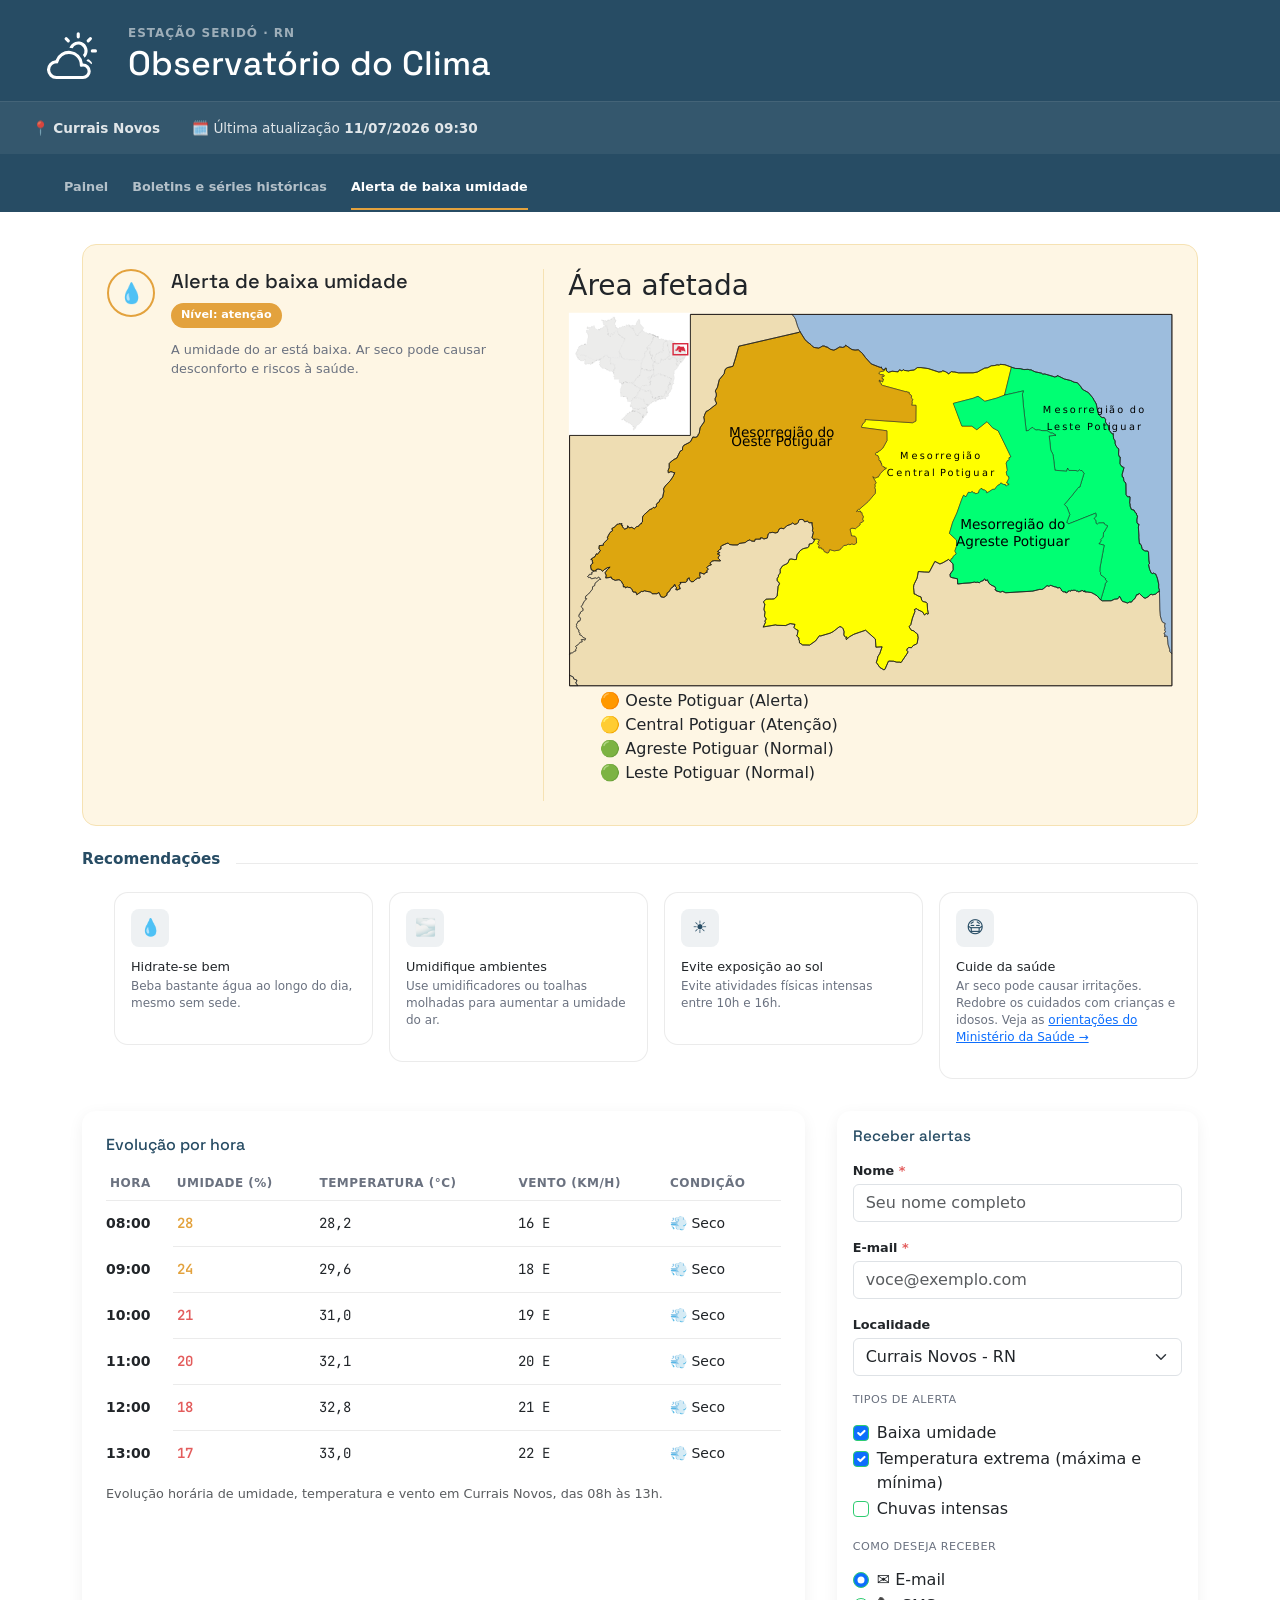
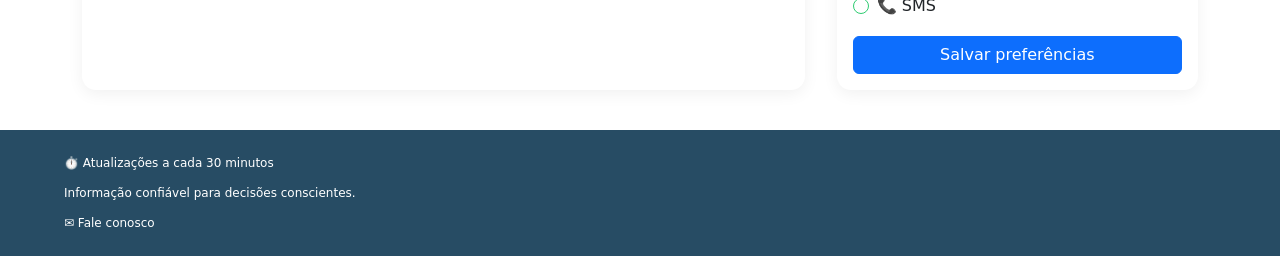
<file: alerta/index.html>
<!DOCTYPE html>
<html lang="pt-BR">
<head>
<meta charset="UTF-8">
<meta name="viewport" content="width=device-width, initial-scale=1.0">
<title>Alerta de Baixa Umidade — Observatório do Clima</title>
<link rel="preconnect" href="https://fonts.googleapis.com">
<link rel="preconnect" href="https://fonts.gstatic.com" crossorigin>
<link href="https://fonts.googleapis.com/css2?family=Space+Grotesk:wght@500;600;700&family=Inter:wght@400;500;600&family=JetBrains+Mono:wght@400;500;700&display=swap" rel="stylesheet">
<link rel="stylesheet" href="../style-base.css">
<link rel="stylesheet" href="style-alerta.css">
<!-- Bootstrap usado só no formulário "Receber alertas"  -->
<link href="https://cdn.jsdelivr.net/npm/bootstrap@5.3.3/dist/css/bootstrap.min.css" rel="stylesheet">
</head>

<body>

<header class="cabecalho">
  <div class="marca">
    <div class="selo">
      <svg xmlns="http://www.w3.org/2000/svg" width="80" height="50" fill="currentColor" class="bi bi-cloud-sun" viewBox="0 0 16 16" aria-hidden="true">
        <path d="M7 8a3.5 3.5 0 0 1 3.5 3.555.5.5 0 0 0 .624.492A1.503 1.503 0 0 1 13 13.5a1.5 1.5 0 0 1-1.5 1.5H3a2 2 0 1 1 .1-3.998.5.5 0 0 0 .51-.375A3.5 3.5 0 0 1 7 8m4.473 3a4.5 4.5 0 0 0-8.72-.99A3 3 0 0 0 3 16h8.5a2.5 2.5 0 0 0 0-5z"/>
        <path d="M10.5 1.5a.5.5 0 0 0-1 0v1a.5.5 0 0 0 1 0zm3.743 1.964a.5.5 0 1 0-.707-.707l-.708.707a.5.5 0 0 0 .708.708zm-7.779-.707a.5.5 0 0 0-.707.707l.707.708a.5.5 0 1 0 .708-.708zm1.734 3.374a2 2 0 1 1 3.296 2.198q.3.423.516.898a3 3 0 1 0-4.84-3.225q.529.017 1.028.129m4.484 4.074c.6.215 1.125.59 1.522 1.072a.5.5 0 0 0 .039-.742l-.707-.707a.5.5 0 0 0-.854.377M14.5 6.5a.5.5 0 0 0 0 1h1a.5.5 0 0 0 0-1z"/>
      </svg>
    </div>
    <div>
      <p class="rotulo-superior">Estação Seridó · RN</p>
      <h1 class="titulo-destaque">Observatório do Clima</h1>
    </div>
  </div>
  <div class="linha-meta">
    <div class="item-meta">📍 <strong>Currais Novos</strong></div>
    <div class="item-meta">🗓 Última atualização <strong>11/07/2026 09:30</strong></div>
  </div>

  <nav class="nav-paginas" aria-label="Navegação principal">
    <ul class="lista-sem-marcador" style="display:flex; flex-wrap:wrap; gap:inherit; margin:0;">
      <li><a href="../painel/index.html">Painel</a></li>
      <li><a href="../boletins/index.html">Boletins e séries históricas</a></li>
      <li><a href="../alerta/index.html" class="ativo" aria-current="page">Alerta de baixa umidade</a></li>
    </ul>
  </nav>
</header>

<main class="conteudo">

  <!-- TOPO: DETALHE DO ALERTA + ÁREA AFETADA -->
  <section class="topo-alerta" aria-label="Detalhe do alerta atual" role="status">

    <div class="alerta-detalhe">
      <div class="icone-alerta" aria-hidden="true">💧</div>
      <div>
        <h2 class="titulo-destaque">Alerta de baixa umidade</h2>
        <span class="nivel-selo">Nível: atenção</span>
        <p>A umidade do ar está baixa. Ar seco pode causar desconforto e riscos à saúde.</p>
      </div>
    </div>

    <div class="area-afetada">
      <h3>Área afetada</h3>
     <div class="mapa-wrap">
        <div class="area-affected">
        <svg
   xmlns:dc="http://purl.org/dc/elements/1.1/"
   xmlns:cc="http://creativecommons.org/ns#"
   xmlns:rdf="http://www.w3.org/1999/02/22-rdf-syntax-ns#"
   xmlns:svg="http://www.w3.org/2000/svg"
   xmlns="http://www.w3.org/2000/svg"
   xmlns:sodipodi="http://sodipodi.sourceforge.net/DTD/sodipodi-0.dtd"
   xmlns:inkscape="http://www.inkscape.org/namespaces/inkscape"
   xml:space="preserve"
   width="160mm"
   height="100mm"
   style="shape-rendering:geometricPrecision; text-rendering:geometricPrecision; image-rendering:optimizeQuality; fill-rule:evenodd"
   viewBox="0 0 450000 279400"
   id="svg3746"
   version="1.1"
   inkscape:version="0.48.1 "
   sodipodi:docname="a - Cópia.svg"><metadata
   id="metadata4061"><rdf:RDF><cc:Work
       rdf:about=""><dc:format>image/svg+xml</dc:format><dc:type
         rdf:resource="http://purl.org/dc/dcmitype/StillImage" /><dc:title /></cc:Work></rdf:RDF></metadata><sodipodi:namedview
   pagecolor="#ffffff"
   bordercolor="#666666"
   borderopacity="1"
   objecttolerance="10"
   gridtolerance="10"
   guidetolerance="10"
   inkscape:pageopacity="0"
   inkscape:pageshadow="2"
   inkscape:window-width="1024"
   inkscape:window-height="538"
   id="namedview4059"
   showgrid="false"
   inkscape:zoom="0.44"
   inkscape:cx="714.54785"
   inkscape:cy="541.24847"
   inkscape:window-x="-8"
   inkscape:window-y="-8"
   inkscape:window-maximized="1"
   inkscape:current-layer="svg3746" />
<defs
   id="defs3748">
<style
   type="text/css"
   id="style3750">

.str0 {stroke:#72706F;stroke-width:76;stroke-linecap:round;stroke-linejoin:round}
.str5 {stroke:#C2C1C1;stroke-width:76}
.str2 {stroke:#131516;stroke-width:76;stroke-linecap:round;stroke-linejoin:round}
.str6 {stroke:#D82B40;stroke-width:76}
.str4 {stroke:#1F1A17;stroke-width:353}
.str1 {stroke:#72706F;stroke-width:353;stroke-linecap:round;stroke-linejoin:round}
.str3 {stroke:#131516;stroke-width:353;stroke-linecap:round;stroke-linejoin:round}
.str8 {stroke:#1F1A17;stroke-width:706}
.str7 {stroke:#D82B40;stroke-width:1058}
.fil3 {fill:none}
.fil4 {fill:#FFFFFF}
.fil2 {fill:#9DBDDD}
.fil0 {fill:#EEDDB3}
.fil1 {fill:#F6EAD9}
.fil6 {fill:#D82B40}
.fil5 {fill:#ECECEB}

</style>
</defs>
<g
   id="Terreno">
<path
   id="uf_23"
   class="fil0"
   d="M166726 1622l1767 2210 767 1332 1607 5306 1631 3732 113 57 -525 661 -11751 2711 -10450 2410 -2408 555 -20345 4697 -1281 4591 -1054 3783 -1978 6400 -118 195 -3962 924 -1324 841 -90 69 -653 1268 -443 2338 -3693 4565 -1330 5564 -1608 2791 368 1010 404 1112 -10 1615 -859 1867 -41 409 169 1245 836 1623 -59 946 -376 276 -1005 738 -2019 1579 -2760 2160 -1376 543 -1255 2631 -52 551 -542 1075 463 2269 -137 1283 -2417 3454 -67 93 -597 1026 -638 4100 -725 599 -417 1363 -327 425 -1489 494 -1775 -265 -1656 3385 -1129 794 -3938 1991 -571 893 -357 856 -44 1708 -1831 1062 -2379 5008 -2238 1049 -2719 2102 -717 959 0 33 -16 3028 -802 1926 87 1551 208 286 1631 -815 1343 195 499 527 1221 77 -1329 2824 -29 42 -2057 3076 -3753 3943 -303 514 -939 1595 301 1774 -1014 4640 -2062 1644 -489 1703 -1482 964 -97 65 -435 604 51 1029 -144 841 -1255 857 -954 -373 -1029 1093 -1597 560 -4506 4113 -839 1276 -62 92 -43 3743 -890 774 116 476 -679 56 -1163 1353 -247 486 -1615 376 -1641 1618 -1770 -1163 -1973 394 -293 -386 -879 -1152 -67 1571 -2097 908 -840 -646 -860 -1126 165 -759 -859 -252 301 -1366 -1389 281 -766 -224 -391 445 -973 121 -2137 2024 -1859 1132 563 1504 -1726 1250 -175 126 -1289 2289 -784 1755 509 506 -126 402 -3235 3222 -67 1320 -3030 285 -245 2385 1122 1087 -438 620 -565 1068 -1191 1108 -864 -172 -1004 2104 -995 530 -1307 923 -527 515 828 496 80 1011 64 812 502 304 -1788 1595 -28 1738 522 1919 1497 574 106 406 -232 90 -231 581 -988 276 314 1293 -1772 129 -494 262 -291 975 -833 358 928 848 558 -156 916 144 54 501 394 219 519 103 2549 -656 1031 447 1467 -1000 210 100 1227 1692 -774 -192 -3485 3006 -77 538 -172 1204 -1572 846 -69 1795 -2876 3542 -2027 1494 -447 1752 656 486 403 -327 -2286 2745 110 589 -815 522 -54 792 -1144 1402 1162 1023 442 1716 -2049 1335 -289 1360 -717 340 -214 1384 1186 1396 -28 1147 -556 1076 -1216 133 208 525 -455 162 -1019 1996 366 625 -301 515 -11 17 916 1991 1044 720 -183 1233 885 1344 -198 554 -43 123 97 265 1281 437 1317 1608 1741 640 -380 1263 -1412 -476 -1363 47 -96 110 659 828 100 741 -1613 412 -748 707 -664 1023 -1795 1076 -118 216 854 1103 -229 365 -577 919 209 877 -553 195 -767 270 -1363 1075 -1854 214 18 1096 -237 18 0 -253222 165568 0zm-165568 268551l296 105 2585 1294 193 1299 2338 875 -26 753 -841 1518 679 401 484 1129 594 422 -6302 0 0 -7796z" />
<path
   id="uf_25"
   class="fil0"
   d="M1158 254820l224 -15 -18 -1096 1854 -213 1363 -1075 767 -270 553 -196 -208 -877 576 -918 229 -365 -854 -1104 118 -216 1795 -1075 664 -1024 748 -707 1613 -412 -100 -740 -659 -829 95 -110 1364 -46 1412 475 380 -1262 -1741 -641 -1317 -1607 -1281 -438 -97 -265 43 -123 198 -553 -884 -1345 182 -1232 -1044 -720 -916 -1991 11 -18 301 -515 -366 -624 1019 -1996 455 -163 -208 -524 1217 -134 555 -1075 28 -1147 -1185 -1397 213 -1384 718 -339 288 -1361 2050 -1335 -443 -1715 -1162 -1024 1144 -1402 54 -792 816 -522 -111 -589 2286 -2744 -403 326 -656 -486 447 -1751 2027 -1495 2876 -3541 69 -1796 1572 -846 172 -1204 77 -537 3485 -3007 774 193 -1226 -1692 -211 -101 -1466 1001 -1032 -448 -2549 656 -519 -103 -394 -218 -54 -502 -915 -144 -559 157 -928 -849 833 -357 291 -975 494 -263 1772 -128 -314 -1294 988 -275 231 -581 232 -90 352 -137 1793 -103 -561 -357 566 -715 1289 -252 1656 337 268 74 1427 1238 1317 -1371 1085 -548 1091 -759 2014 -401 -2068 1816 -1626 2284 -20 203 820 1656 -368 2065 2392 -275 1688 -409 92 59 311 1163 2567 1260 2338 -439 584 -47 1047 682 553 463 376 419 270 1021 797 623 170 2155 1147 -250 339 975 1158 -581 553 -28 388 185 437 208 980 -105 165 92 1322 1611 548 1468 139 226 2150 134 622 1898 3771 -2623 658 293 1369 -635 1196 360 208 36 3125 537 970 1179 563 100 3079 -8 1556 -892 1448 3161 1816 411 110 26 404 -62 2068 -1427 304 -1863 1451 -900 1430 -2572 241 -203 798 -321 316 -741 648 -67 265 -1188 671 -114 54 44 157 1191 898 939 -514 1528 846 126 766 72 592 -736 1064 -20 -848 -2609 1376 -1617 -723 -211 82 -348 4054 -84 1219 -931 77 -1595 1479 -810 23 1154 1374 1701 1270 -31 538 -98 988 -1126 33 -24 2084 -1407 1319 55 471 -368 231 -623 -496 -522 33 -2675 3326 1230 653 -1004 1489 -385 -303 -1016 1155 -1402 -1047 -1088 1108 -1325 1302 -455 931 -442 5 -52 -1101 -895 1595 -1684 1862 -309 2588 123 1728 83 -36 -363 -13 -126 -1564 -1585 111 -869 1167 -1353 -1864 -972 1728 -826 -43 -136 -307 -334 -1196 -371 240 -373 1052 -1111 1183 -491 -95 -1700 627 -746 3884 -1723 815 -216 34 -11 1242 1104 2361 298 3665 28 965 -1118 2600 -394 1909 -288 1761 -1335 1320 -442 471 -399 1049 1065 2420 164 428 -1533 1736 -35 2183 -47 -59 -908 1644 6 745 848 2817 -782 592 -2919 962 -921 2312 -375 2124 442 1662 -399 1232 -2600 507 -239 846 -275 2006 434 2183 -2227 3113 -1137 1206 -885 196 -7 1206 918 1692 -268 1042 -1095 658 -1659 337 -458 1181 -155 339 16 1284 190 990 1569 1785 -391 437 3 1101 1078 2384 -3 -193 810 587 3292 -244 1847 635 1355 -923 3722 1021 1374 1105 -172 -1026 2098 -1000 1140 -2194 350 -165 1787 -1085 916 -2881 669 -604 282 -525 245 -1600 1178 -2227 2958 -489 3480 -1420 97 -2392 -468 -1350 245 -1098 2675 -587 522 -139 66 -2865 1379 -679 494 -1484 2361 -26 2922 -1288 1219 -31 1209 -75 113 -782 1188 -149 1801 1266 1114 571 1183 -47 84 -1034 1870 -697 7189 -2096 1968 -229 111 -1908 126 -1384 -16 -2173 98 -414 18 -271 149 -1625 1785 298 1101 677 543 -620 3480 -31 1296 514 339 173 1148 -314 2811 1291 2114 -1055 1507 494 880 -1607 3477 9061 -1504 1129 308 6441 168 3328 -1438 3583 579 -756 2240 1201 1309 1875 928 -576 3156 -504 978 1846 1512 -378 820 607 1302 31 1474 2405 1589 5144 85 4504 -3161 2698 -3752 1070 113 5229 -1541 1872 -553 2125 -1096 823 -643 3752 -2929 1438 -49 1443 1489 682 2202 -175 1996 432 1365 589 551 1394 128 -754 955 229 841 2323 -2094 3192 -1813 134 -77 4081 -1428 4571 -1548 7297 6559 383 6052 4599 -276 -1734 5049 -1453 2326 -303 1777 -762 2320 77 293 2547 3621 2991 1752 628 -278 195 -283 2472 -5658 270 -309 3668 136 187 54 2079 607 2448 24 790 329 4902 -7266 134 -962 -787 -988 435 -1191 1129 -846 1931 157 1526 -1790 2183 -849 589 -766 661 -4152 -365 -2508 -928 -725 -1155 -872 -65 -123 -486 -633 -666 -260 -121 -28 -1239 -283 -1590 -2392 36 -396 1175 -1433 1217 -4869 1842 -4861 -54 -208 -327 -1245 1258 -615 684 124 694 707 3344 1513 1518 2340 1309 -1193 1301 594 278 -399 -620 -3030 -262 -4606 -677 -793 -1090 -339 -1245 -252 -49 -10 -1036 -949 -500 -2477 -2086 -708 -2201 -1301 -774 -144 -268 -2565 -229 -2183 106 -1582 512 -1417 2026 -4087 299 -1641 596 -3272 4517 345 3626 134 4188 -7997 3742 1875 2189 -887 56 -23 4198 -2426 1433 1415 1813 1790 100 1006 54 3323 -123 368 -1785 2566 -288 417 -129 512 247 1443 85 265 1132 399 1800 424 2274 473 162 3858 3588 -404 1047 -118 4501 -270 3315 -610 1363 324 515 -344 1890 435 957 -865 551 -192 218 -78 1150 -401 787 -1247 856 612 -123 522 766 26 643 -569 1230 2572 1703 1412 2744 1263 579 1181 -533 895 648 206 234 763 3247 919 1453 -533 2466 1014 10672 -638 8567 -512 774 -46 26 -3 5311 -1332 1150 115 448 -87 450 -136 877 -551 2438 -2091 1245 445 725 -141 255 -268 201 -208 336 -57 2529 985 1934 363 396 602 1957 -234 939 1291 54 648 1209 1014 13 10 87 141 1914 42 -72 504 676 118 227 -41 473 -152 141 -87 602 -998 695 128 329 -357 507 365 761 -437 216 -376 885 381 633 -296 1281 116 658 640 445 -373 921 697 818 95 470 -432 1042 -54 471 -669 54 6 1525 1149 471 -871 123 974 2065 108 1904 242 612 77 427 147 2230 1206 1793 1068 2723 3112 1230 671 6584 -54 2500 -1155 2444 -262 908 -1157 10 -34 180 -605 556 253 1172 2698 1024 969 643 24 2775 967 1500 -782 1373 116 1533 -1979 1081 -696 1280 -2897 1037 85 237 -666 717 -290 3326 3160 1103 368 2434 -1250 987 -1358 1142 -288 900 358 2230 -543 1451 -1309 1013 -576 170 334 244 484 235 12970 377 4342 960 3341 805 1440 1877 839 -416 1227 69 1389 255 1211 -322 1273 646 952 -1162 1585 691 395 -51 1395 -427 244 1739 -229 416 -15 350 2636 262 3380 1281 4094 -5 1201 1664 1930 0 23714 -441889 0 -676 -481 -484 -1129 -679 -401 841 -1518 26 -754 -2338 -874 -193 -1299 -2585 -1294 -270 -95 0 -15304z" />
<path
   id="uf_24"
   class="fil1"
   d="M17241 183837l527 -515 1307 -923 995 -530 1004 -2104 864 173 1191 -1109 565 -1067 438 -620 -1122 -1088 245 -2384 3030 -286 67 -1319 3235 -3223 126 -401 -509 -507 784 -1754 1289 -2289 175 -126 1726 -1250 -563 -1505 1859 -1132 2137 -2024 973 -121 391 -445 766 224 1389 -281 -301 1366 859 252 -165 759 860 1127 840 645 2097 -908 67 -1571 879 1152 293 386 1973 -394 1770 1163 1641 -1618 1615 -375 247 -486 1163 -1353 679 -57 -116 -476 890 -774 43 -3742 62 -93 839 -1276 4506 -4112 1597 -561 1029 -1093 954 373 1255 -857 144 -841 -51 -1029 435 -604 97 -64 1482 -965 489 -1703 2062 -1643 1014 -4640 -301 -1775 939 -1594 303 -515 3753 -3943 2057 -3076 29 -41 1329 -2825 -1221 -77 -499 -527 -1343 -195 -1631 815 -208 -285 -87 -1552 802 -1926 16 -3027 0 -34 717 -959 2719 -2101 2238 -1050 2379 -5008 1831 -1062 44 -1708 357 -856 571 -893 3938 -1991 1129 -794 1656 -3385 1775 265 1489 -494 327 -424 417 -1363 725 -600 638 -4100 597 -1026 67 -93 2417 -3454 137 -1283 -463 -2269 542 -1075 52 -550 1255 -2632 1376 -542 2760 -2161 2019 -1579 1005 -738 376 -275 59 -947 -836 -1623 -169 -1245 41 -409 859 -1867 10 -1615 -404 -1111 -368 -1011 1608 -2791 1330 -5563 3693 -4566 443 -2338 653 -1268 90 -69 1324 -841 3962 -923 118 -196 1978 -6399 1054 -3784 1281 -4591 20345 -4696 2408 -556 10450 -2410 11751 -2711 525 -661 1052 1821 2508 3982 1307 1532 3400 2593 1677 1777 993 317 2945 409 1532 -697 1269 -808 1355 -67 1698 895 131 -329 2917 1942 2193 556 1042 -253 3578 -2080 2124 334 1070 -316 854 -448 260 -913 4789 3285 2384 365 2310 -221 3105 2693 2189 3032 4333 4787 4494 1782 2194 828 1129 -149 -334 527 1455 1299 1245 -241 445 -934 522 -21 214 2125 1476 1062 2729 -805 4432 427 1044 -1518 1494 692 715 -167 561 -658 916 597 3439 442 478 -371 3249 -349 2469 -1809 2641 -25 5358 728 3711 1219 4272 1402 2246 -376 651 -610 2060 708 2073 1286 118 417 2181 -1760 1500 273 398 -101 3501 759 10772 -41 3207 -574 2943 -1653 2451 -1281 2304 -298 2580 -1407 2737 -229 1525 -520 1836 219 476 -564 3624 301 4833 1796 3007 964 3524 124 2757 722 3066 -200 1401 442 790 -144 1204 705 1880 861 4673 960 1096 777 1286 -175 6052 1762 1212 476 933 -170 1016 -183 209 -746 5337 2642 4629 1124 2577 1268 2436 378 2755 3194 597 1309 1303 916 3655 2006 3406 4139 517 1288 468 600 1363 2376 1111 5947 643 1674 1690 2045 1590 615 568 -486 1299 1712 -85 1935 1451 2163 604 95 533 3825 787 573 1052 1664 835 419 564 -246 67 2299 244 1700 455 574 597 1005 -8 1718 568 1729 1400 1973 522 226 208 856 -146 3331 478 1806 800 319 -201 4761 340 859 1196 1697 877 11 558 630 -1363 4967 165 1957 807 252 319 2544 885 1340 332 -6 296 1050 118 7842 1000 1590 530 247 615 -494 810 424 -54 1649 -280 2989 386 555 12 1605 921 2500 2027 527 828 1806 934 584 2 764 798 1360 -510 2868 175 2176 623 836 810 77 -478 2161 409 6520 -78 905 492 5000 368 -344 370 684 561 591 630 2583 699 1183 600 -93 753 731 2166 41 579 988 275 5874 483 2624 -743 692 810 3505 926 2125 491 710 713 265 494 -448 980 442 867 294 1252 3047 1029 4497 -34 2962 440 831 72 2006 -123 116 -170 -334 -1013 576 -1451 1309 -2230 543 -900 -358 -1142 288 -988 1358 -2433 1250 -1103 -367 -3326 -3161 -718 290 -236 666 -1037 -84 -1281 2896 -1080 697 -1533 1978 -1373 -116 -1500 782 -2775 -967 -643 -24 -1024 -969 -1173 -2698 -555 -252 -180 604 -11 34 -908 1157 -2443 262 -2500 1155 -6585 54 -1229 -671 -2724 -3112 -1793 -1068 -2229 -1206 -427 -147 -613 -77 -1903 -242 -2065 -107 -124 -975 -470 871 -1526 -1149 -54 -5 -470 669 -1042 53 -471 432 -818 -95 -920 -697 -445 373 -659 -640 -1281 -116 -632 296 -885 -381 -216 376 -762 437 -506 -365 -329 357 -695 -128 -602 998 -141 87 -474 152 -226 41 -676 -118 72 -504 -1914 -41 -87 -142 -13 -10 -1209 -1014 -54 -648 -939 -1291 -1957 234 -396 -602 -1935 -362 -2528 -986 -337 57 -200 208 -255 268 -725 141 -1245 -445 -2438 2092 -878 550 -450 136 -447 88 -1150 -116 -5311 1332 -26 3 -774 46 -8568 512 -10671 638 -2467 -1014 -1453 533 -3246 -918 -234 -764 -648 -206 532 -895 -578 -1181 -2745 -1263 -1702 -1412 -1230 -2572 -643 569 -766 -26 123 -522 -856 -612 -787 1247 -1150 401 -219 78 -550 193 -957 864 -1890 -435 -515 345 -1363 -324 -3315 609 -4501 270 -1047 118 -3588 404 -162 -3858 -2274 -473 -1801 -424 -1131 -399 -85 -265 -247 -1443 129 -512 288 -416 1785 -2567 123 -368 -54 -3323 -100 -1006 -1813 -1790 -1433 -1415 -4198 2426 -56 23 -2189 887 -3742 -1875 -4188 7997 -3626 -134 -4517 -344 -597 3271 -298 1641 -2027 4087 -512 1417 -105 1582 229 2184 267 2564 775 144 2201 1301 2086 708 499 2477 1037 949 49 10 1244 252 1091 340 676 792 263 4607 620 3029 -278 399 -1302 -594 -1309 1193 -1517 -2340 -3344 -1513 -694 -707 -685 -123 -1257 614 326 1245 54 209 -1841 4861 -1217 4869 -1175 1432 -36 396 1589 2392 1240 283 121 28 666 260 486 633 64 123 1155 872 929 726 365 2507 -661 4152 -589 766 -2183 849 -1526 1790 -1932 -157 -1129 846 -434 1191 787 988 -134 962 -4902 7266 -790 -329 -2448 -23 -2079 -607 -187 -54 -3668 -137 -270 309 -2472 5658 -196 283 -627 278 -2992 -1751 -2546 -3622 -77 -293 761 -2320 304 -1777 1453 -2325 1734 -5049 -4599 275 -383 -6052 -7297 -6559 -4571 1548 -4082 1428 -134 77 -3192 1813 -2322 2094 -229 -841 754 -954 -1394 -129 -589 -550 -432 -1366 175 -1996 -682 -2202 -1443 -1489 -1438 49 -3752 2930 -823 642 -2125 1096 -1872 553 -5229 1541 -1071 -113 -2698 3752 -4503 3161 -5144 -84 -2405 -1590 -31 -1474 -607 -1301 378 -821 -1847 -1512 504 -977 577 -3156 -1876 -929 -1201 -1309 756 -2240 -3582 -579 -3329 1438 -6440 -168 -1129 -308 -9061 1505 1607 -3478 -494 -879 1055 -1508 -1291 -2114 313 -2811 -172 -1147 -514 -340 31 -1296 619 -3480 -676 -543 -298 -1101 1625 -1785 270 -149 414 -18 2174 -98 1383 16 1909 -126 229 -111 2096 -1967 697 -7189 1034 -1870 46 -85 -571 -1183 -1265 -1114 149 -1800 782 -1189 75 -113 30 -1209 1289 -1219 26 -2922 1484 -2361 679 -494 2865 -1378 139 -67 586 -522 1099 -2675 1350 -244 2392 468 1420 -98 489 -3480 2227 -2958 1600 -1178 525 -244 604 -283 2881 -669 1085 -916 164 -1787 2194 -350 1001 -1140 1026 -2098 -1106 172 -1021 -1374 924 -3721 -636 -1356 245 -1846 -587 -3293 193 -810 -2384 3 -1101 -1078 -437 -3 -1785 391 -990 -1569 -1284 -190 -340 -15 -1180 154 -337 458 -658 1659 -1042 1095 -1692 268 -1207 -918 -195 8 -1207 884 -3112 1137 -2183 2228 -2007 -435 -846 275 -507 239 -1232 2600 -1661 399 -2125 -442 -2312 375 -962 921 -591 2919 -2817 782 -746 -848 -1643 -6 59 908 -2184 47 -1736 36 -427 1533 -2420 -165 -1049 -1065 -471 399 -1320 442 -1761 1335 -1909 288 -2600 394 -965 1119 -3665 -29 -2361 -298 -1242 -1103 -34 10 -815 216 -3884 1723 -628 746 95 1700 -1183 491 -1051 1111 -240 374 1196 370 306 334 44 137 -1728 825 1864 972 -1167 1353 -111 870 1564 1584 13 126 36 363 -1729 -82 -2587 -124 -1862 309 -1595 1684 1101 895 -5 52 -931 442 -1302 455 -1108 1325 1047 1088 -1156 1402 304 1016 -1489 386 -654 1003 -3325 -1230 -34 2675 497 522 -232 623 -470 368 -1320 -54 -2083 1406 -34 24 -987 1126 -538 98 -1271 31 -1373 -1700 -23 -1155 -1479 810 -77 1595 -1219 931 -4054 85 -82 347 723 211 -1376 1618 848 2608 -1064 20 -592 736 -767 -72 -846 -126 515 -1528 -898 -939 -157 -1191 -54 -43 -671 113 -265 1188 -648 67 -317 741 -797 321 -242 203 -1430 2572 -1450 901 -304 1862 -2068 1427 -404 62 -110 -26 -1816 -411 -1448 -3161 -1556 892 -3079 8 -563 -100 -970 -1178 -3125 -538 -208 -36 -1196 -360 -1369 635 -658 -293 -3771 2624 -622 -1899 -2151 -133 -138 -227 -548 -1468 -1322 -1610 -165 -93 -980 106 -437 -209 -389 -185 -552 28 -1158 582 -339 -975 -1148 249 -169 -2155 -798 -623 -270 -1021 -375 -419 -553 -463 -1047 -682 -584 47 -2338 440 -2567 -1261 -311 -1162 -93 -60 -1687 409 -2392 276 368 -2066 -821 -1656 21 -203 1626 -2284 2067 -1816 -2013 401 -1091 759 -1085 548 -1317 1371 -1428 -1237 -267 -75 -1657 -337 -1288 252 -566 715 561 358 -1793 102 -353 137 -105 -407 -1497 -573 -522 -1919 28 -1739 1788 -1594 -502 -304 -64 -813 -80 -1010 -828 -497 5 -28z" />
<path
   class="fil2"
   d="M166726 1622l282679 0 0 252633 -1664 -1930 5 -1201 -1281 -4094 -262 -3380 -350 -2636 -416 15 -1739 229 427 -244 51 -1395 -691 -395 1162 -1585 -646 -952 322 -1273 -255 -1211 -69 -1389 416 -1227 -1877 -839 -805 -1440 -960 -3341 -377 -4342 -235 -12970 -227 -451 114 -108 -72 -2006 -440 -831 34 -2962 -1029 -4497 -1252 -3047 -867 -294 -980 -442 -494 448 -713 -265 -491 -710 -926 -2125 -810 -3505 743 -692 -483 -2624 -275 -5874 -579 -988 -2166 -41 -753 -731 -600 93 -699 -1183 -630 -2583 -561 -591 -370 -684 -368 344 -492 -5000 78 -905 -409 -6520 478 -2161 -810 -77 -623 -836 -175 -2176 510 -2868 -798 -1360 -2 -764 -934 -584 -828 -1806 -2027 -527 -921 -2500 -12 -1605 -386 -555 280 -2989 54 -1649 -810 -424 -615 494 -530 -247 -1000 -1590 -118 -7842 -296 -1050 -332 6 -885 -1340 -319 -2544 -807 -252 -165 -1957 1363 -4967 -558 -630 -877 -11 -1196 -1697 -340 -859 201 -4761 -800 -319 -478 -1806 146 -3331 -208 -856 -522 -226 -1400 -1973 -568 -1729 8 -1718 -597 -1005 -455 -574 -244 -1700 -67 -2299 -564 246 -835 -419 -1052 -1664 -787 -573 -533 -3825 -604 -95 -1451 -2163 85 -1935 -1299 -1712 -568 486 -1590 -615 -1690 -2045 -643 -1674 -1111 -5947 -1363 -2376 -468 -600 -517 -1288 -3406 -4139 -3655 -2006 -1303 -916 -597 -1309 -2755 -3194 -2436 -378 -2577 -1268 -4629 -1124 -5337 -2642 -209 746 -1016 183 -933 170 -1212 -476 -6052 -1762 -1286 175 -1096 -777 -4673 -960 -1880 -861 -1204 -705 -790 144 -1401 -442 -3066 200 -2757 -722 -3524 -124 -3007 -964 -4833 -1796 -3624 -301 -476 564 -1836 -219 -1525 520 -2737 229 -2580 1407 -2304 298 -2451 1281 -2943 1653 -3207 574 -10772 41 -3501 -759 -398 101 -1500 -273 -2181 1760 -118 -417 -2073 -1286 -2060 -708 -651 610 -2246 376 -4272 -1402 -3711 -1219 -5358 -728 -2641 25 -2469 1809 -3249 349 -478 371 -3439 -442 -916 -597 -561 658 -715 167 -1494 -692 -1044 1518 -4432 -427 -2729 805 -1476 -1062 -214 -2125 -522 21 -445 934 -1245 241 -1455 -1299 334 -527 -1129 149 -2194 -828 -4494 -1782 -4333 -4787 -2189 -3032 -3105 -2693 -2310 221 -2384 -365 -4789 -3285 -260 913 -854 448 -1070 316 -2124 -334 -3578 2080 -1042 253 -2193 -556 -2917 -1942 -131 329 -1698 -895 -1355 67 -1269 808 -1532 697 -2945 -409 -993 -317 -1677 -1777 -3400 -2593 -1307 -1532 -2508 -3982 -1052 -1821 -4 6 -109 -55 -1631 -3732 -1607 -5306 -767 -1332 -1767 -2210z"
   id="path3756" />
</g>
<g
   id="Divisï¿½es dos vizinhos">


<path
   id="micro_230731"
   class="fil3 str0"
   d="M1158 270160l278 98 2585 1294 193 1298 2338 875 -26 754 -841 1517 679 401 483 1129 623 443 -6312 0 0 -7809z" />


<path
   id="meso_2307"
   class="fil3 str1"
   d="M1158 270168l291 103 2585 1293 193 1299 2338 875 -26 753 -841 1518 679 401 484 1129 604 430 -6307 0 0 -7801z" />



</g>
<g
   id="Destaque">
</g>
<g
   id="Municï¿½pios">

<path
   id="mun_2403400"
   class="fil3 str0"
   d="M230239 258127l303 -1777 1453 -2325 1734 -5049 489 -2318 1517 -51 1245 1687 872 348 2202 -1909 468 170 223 718 1179 223 995 -1093 1834 75 1242 -1477 990 -581 646 -80 1193 695 3094 62 636 1646 -347 635 527 1142 913 622 -1129 847 -435 1191 787 987 -134 962 -4902 7266 -790 -329 -2448 -23 -2078 -607 -3856 -193 -2742 5967 -823 561 -2991 -1752 -2546 -3621 -78 -293 762 -2321 -5 -5z" />
</g>
<g
   id="Microrregiï¿½es">

</g>
<g
   id="Mesorregiï¿½es">
<path
   id="meso_2402"
   class="fil3 str3"
   d="M145355 234180l1608 -3478 -494 -879 1054 -1508 -1291 -2114 314 -2811 -172 -1147 -515 -340 31 -1296 620 -3480 -676 -543 -299 -1100 1626 -1786 270 -149 414 -18 2173 -98 1384 16 1908 -126 230 -111 2096 -1967 697 -7189 1034 -1870 46 -85 -571 -1183 -1266 -1114 150 -1800 782 -1188 74 -114 31 -1209 1288 -1219 26 -2922 1484 -2361 680 -494 2865 -1378 139 -67 586 -522 1098 -2675 1351 -244 2392 468 1419 -98 489 -3480 2228 -2958 1599 -1178 525 -244 605 -283 2880 -669 1085 -915 165 -1788 2194 -350 1001 -1139 1026 -2099 1584 -188 1960 707 -1211 1518 447 656 -882 645 1351 1358 -397 448 75 1412 1800 -262 52 849 1399 269 895 1917 1301 331 446 669 1352 -370 836 -2256 2017 666 1448 301 3542 -563 1440 -1016 2021 -2408 1904 -198 1319 -753 739 -3 604 476 1512 -807 1194 571 838 -181 1425 -959 -239 -3667 -898 -1289 -2646 -268 -1122 -5041 1510 -810 2554 453 841 -826 2626 -2099 -195 -857 424 -604 1451 -491 859 -944 -772 -1281 666 -1749 -990 -1888 -152 -1131 -342 -353 -522 93 -280 -1029 -1340 489 -219 -409 -710 -67 -517 409 -172 -258 1790 -1677 283 379 6790 -5942 5214 -6101 149 -2834 -607 -1237 399 -1209 -311 -1497 704 -445 242 -746 -2469 -4434 1602 990 1006 -69 728 -785 676 314 1608 -2688 2459 -2569 2117 -1487 -1413 -167 -48 -636 -1171 -360 -776 -846 -337 -1908 -597 -126 72 -1284 -998 -208 -391 -857 159 -741 -745 -2108 -1112 -350 -696 -368 25 -1224 592 -602 1191 -72 470 -831 1047 -432 2076 -1837 3079 -5576 -80 -7299 -18820 -2516 13 -995 1288 -2315 968 -579 398 -784 -38 -1196 35206 2407 2549 -1237 100 -11752 -3199 -43 419 -2410 -237 -551 630 -1360 -1216 -1199 357 -1312 -826 -1121 -1129 -700 191 -800 -1237 -362 -482 206 -377 -620 -461 195 -17536 -4779 -525 -316 -360 -1217 -1407 -1157 -87 -936 650 -322 286 1029 777 -247 851 684 718 -2158 -1068 -272 16 -1708 455 -319 823 429 355 -532 -486 -774 -2269 -188 -1224 -723 -123 -548 846 -738 3197 -795 532 -1103 445 -934 522 -20 214 2124 1476 1062 2729 -805 4432 427 1044 -1517 1494 692 715 -167 561 -659 916 597 3439 442 478 -370 3249 -350 2469 -1808 2641 -26 5358 728 3711 1219 4272 1402 2246 -376 651 -609 2060 707 2073 1286 118 417 2181 -1759 1500 272 398 -100 3501 759 10772 -41 3207 -574 2943 -1654 2451 -1281 2304 -298 2580 -1407 2737 -229 1525 -519 1836 218 476 -563 3624 301 4833 1795 -5141 20839 -5831 2194 -8830 2400 -5059 -3755 -3653 1481 -14534 3781 6162 16911 7413 28 3678 2660 7642 -6021 4133 4622 4172 2217 4159 8429 5342 10998 -1453 617 100 1335 -538 648 -630 183 -1039 1797 872 5399 -810 1281 175 844 262 1391 720 913 551 129 308 1327 -1713 3472 1526 646 -18 849 -893 123 -959 669 -473 -257 -116 -746 -1652 -185 -843 -484 -918 -623 -867 1261 -1263 486 -864 856 -1490 2148 -1525 34 -4316 2721 -470 -319 277 -761 -1643 -1112 -1209 -121 -373 -684 -1029 -360 -1257 1420 -625 1973 -2292 573 -368 -735 -1091 188 -262 -350 -501 -792 -1361 751 -1651 -152 -1726 3333 -1880 -1100 -1325 3070 -3585 10098 -3110 6778 -2443 8354 764 794 4549 4198 -95 4776 -1008 2909 33 849 859 1749 -2340 1914 -370 1327 -1086 412 -499 1942 -1432 -1415 -4198 2425 -57 23 -2188 888 -3743 -1875 -4187 7996 -3627 -133 -4516 -345 -597 3271 -298 1641 -2027 4087 -512 1418 -105 1581 229 2184 267 2564 774 145 2202 1301 2086 707 499 2477 1036 949 49 11 1245 252 1091 339 676 792 262 4607 620 3030 -277 398 -1302 -594 -1309 1194 -1517 -2341 -3344 -1512 -695 -708 -684 -123 -1258 615 327 1245 54 208 -1842 4861 -1216 4869 -1176 1433 -35 396 1589 2392 1240 283 120 28 667 260 486 633 64 123 1155 872 928 725 366 2508 -661 4151 -589 767 -2184 848 -1525 1791 -1932 -157 -1129 846 -434 1191 786 987 -133 962 -4903 7266 -789 -329 -2449 -23 -2078 -607 -188 -54 -3668 -136 -270 308 -2471 5659 -196 283 -627 277 -2992 -1751 -2546 -3622 -77 -293 761 -2320 304 -1777 1453 -2325 1734 -5049 -4599 275 -384 -6052 -7297 -6558 -4570 1548 -4082 1427 -134 77 -3192 1814 -2322 2093 -229 -841 753 -954 -1394 -129 -589 -550 -432 -1366 175 -1996 -681 -2201 -1443 -1489 -1438 48 -3753 2930 -823 643 -2124 1096 -1873 553 -5229 1540 -1070 -113 -2698 3753 -4503 3161 -5145 -85 -2405 -1590 -30 -1474 -607 -1301 378 -820 -1847 -1513 504 -977 576 -3156 -1875 -928 -1201 -1310 756 -2240 -3583 -579 -3328 1438 -6440 -167 -1129 -309 -9062 1505 -23 -10z"
   style="fill:#ffff00" />
<path
   id="meso_2401"
   class="fil3 str3"
   d="M17241 183837l527 -515 1307 -923 995 -530 1004 -2104 864 173 1191 -1109 565 -1067 438 -620 -1122 -1088 245 -2384 3030 -286 67 -1319 3235 -3223 126 -401 -509 -507 784 -1754 1289 -2289 175 -126 1726 -1250 -563 -1505 1859 -1132 2137 -2024 973 -121 391 -445 766 224 1389 -281 -301 1366 859 252 -165 759 860 1127 840 645 2097 -908 67 -1571 879 1152 293 386 1973 -394 1770 1163 1641 -1618 1615 -375 247 -486 1163 -1353 679 -57 -116 -476 890 -774 43 -3742 62 -93 839 -1276 4506 -4112 1597 -561 1029 -1093 954 373 1255 -857 144 -841 -51 -1029 435 -604 97 -64 1482 -965 489 -1703 2062 -1643 1014 -4640 -301 -1775 939 -1594 303 -515 3753 -3943 2057 -3076 29 -41 1329 -2825 -1221 -77 -499 -527 -1343 -195 -1631 815 -208 -285 -87 -1552 802 -1926 16 -3027 0 -34 717 -959 2719 -2101 2238 -1050 2379 -5008 1831 -1062 44 -1708 357 -856 571 -893 3938 -1991 1129 -794 1656 -3385 1775 265 1489 -494 327 -424 417 -1363 725 -600 638 -4100 597 -1026 67 -93 2417 -3454 137 -1283 -463 -2269 542 -1075 52 -550 1255 -2632 1376 -542 2760 -2161 2019 -1579 1005 -738 376 -275 59 -947 -836 -1623 -169 -1245 41 -409 859 -1867 10 -1615 -404 -1111 -368 -1011 1608 -2791 1330 -5563 3693 -4566 443 -2338 653 -1268 90 -69 1324 -841 3962 -923 118 -196 1978 -6399 1054 -3784 1281 -4591 20345 -4696 2408 -556 10450 -2410 11751 -2711 525 -661 1052 1821 2508 3982 1307 1532 3400 2593 1677 1777 993 317 2945 409 1532 -697 1269 -808 1355 -67 1698 895 131 -329 2917 1942 2193 556 1042 -253 3578 -2080 2124 334 1070 -316 854 -448 260 -913 4789 3285 2384 365 2310 -221 3105 2693 2189 3032 4333 4787 4494 1782 2194 828 1129 -149 -334 527 1455 1299 1245 -241 -532 1103 -3197 795 -846 738 123 548 1224 723 2269 187 486 774 -355 533 -823 -430 -455 319 -16 1708 1068 273 -718 2157 -851 -684 -777 247 -286 -1029 -650 322 87 936 1407 1158 360 1216 525 317 17536 4779 461 -196 377 620 482 -206 1237 363 -191 800 1129 699 826 1122 -357 1311 1216 1199 -630 1361 237 550 -419 2410 3199 44 -100 11751 -2549 1238 -35206 -2408 38 1196 -398 785 -968 578 -1288 2315 -13 996 18820 2515 80 7300 -3079 5576 -2076 1836 -1047 432 -470 831 -1191 72 -592 602 -25 1224 696 368 1112 350 745 2109 -159 741 391 856 998 209 -72 1283 597 126 337 1908 776 847 1171 360 48 635 1413 167 -2117 1487 -2459 2569 -1608 2688 -676 -314 -728 785 -1006 69 -1602 -990 2469 4434 -242 746 -704 445 311 1497 -399 1209 607 1237 -149 2835 -5214 6101 -6790 5941 -283 -378 -1790 1677 172 257 517 -409 710 67 219 409 1340 -489 280 1029 522 -92 342 352 152 1131 990 1889 -666 1749 772 1280 -859 944 -1451 491 -424 605 195 856 -2626 2099 -841 826 -2554 -453 -1510 810 1122 5042 2646 267 898 1289 239 3668 -1425 959 -838 180 -1194 -571 -1512 808 -604 -476 -739 2 -1319 754 -1904 198 -2021 2407 -1440 1016 -3542 564 -1448 -301 -2017 -667 -836 2256 -1352 370 -446 -668 -1301 -332 -895 -1916 -1399 -270 -52 -849 -1800 262 -75 -1412 397 -447 -1351 -1358 882 -646 -447 -656 1211 -1517 -1960 -708 -1584 188 -1106 173 -1021 -1374 923 -3722 -635 -1355 244 -1847 -586 -3292 193 -810 -2385 2 -1100 -1077 -438 -3 -1785 391 -990 -1569 -1283 -190 -340 -16 -1181 155 -336 457 -659 1659 -1041 1096 -1693 268 -1206 -919 -196 8 -1206 885 -3112 1137 -2184 2227 -2006 -435 -846 276 -507 239 -1232 2600 -1661 399 -2125 -443 -2312 376 -962 921 -592 2919 -2816 782 -746 -849 -1644 -5 60 908 -2184 46 -1736 36 -427 1533 -2421 -164 -1049 -1065 -471 398 -1319 443 -1762 1335 -1908 288 -2601 393 -964 1119 -3666 -28 -2361 -299 -1242 -1103 -33 10 -816 216 -3884 1724 -627 746 95 1700 -1183 491 -1052 1111 -239 373 1196 371 306 334 44 136 -1729 826 1865 972 -1168 1353 -110 869 1563 1585 13 126 36 362 -1728 -82 -2588 -123 -1862 308 -1595 1685 1101 895 -5 51 -931 443 -1301 455 -1109 1325 1047 1088 -1155 1402 304 1015 -1490 386 -653 1003 -3326 -1229 -33 2675 496 522 -231 622 -471 368 -1319 -54 -2084 1407 -33 23 -988 1127 -537 98 -1271 30 -1373 -1700 -23 -1155 -1480 811 -77 1594 -1219 931 -4053 85 -83 347 723 211 -1376 1618 849 2608 -1065 21 -591 735 -767 -71 -846 -127 514 -1528 -897 -938 -157 -1191 -54 -44 -672 113 -265 1189 -648 66 -316 741 -798 322 -241 203 -1430 2572 -1451 900 -303 1862 -2068 1428 -404 61 -111 -25 -1816 -412 -1448 -3161 -1556 893 -3079 8 -563 -101 -970 -1178 -3124 -537 -209 -36 -1196 -360 -1368 635 -659 -293 -3770 2623 -623 -1898 -2150 -134 -139 -226 -548 -1469 -1322 -1610 -164 -92 -980 105 -438 -208 -388 -186 -553 29 -1157 581 -340 -975 -1147 250 -170 -2156 -797 -622 -270 -1021 -376 -419 -553 -464 -1046 -681 -584 46 -2338 440 -2567 -1260 -311 -1163 -93 -59 -1687 409 -2392 275 367 -2065 -820 -1657 20 -203 1626 -2284 2068 -1816 -2014 402 -1091 758 -1085 548 -1317 1371 -1427 -1237 -268 -75 -1656 -337 -1289 253 -565 715 560 357 -1793 103 -352 136 -105 -406 -1497 -574 -523 -1918 29 -1739 1787 -1595 -501 -303 -64 -813 -80 -1011 -828 -496 2 -13z"
   style="fill:#dda60f" />
<path
   id="meso_2404"
   class="fil3 str3"
   d="M324846 61708l5142 -20839 3006 965 3524 123 2757 723 3066 -201 1402 443 789 -144 1204 704 1880 862 4674 959 1095 777 1287 -175 6052 1762 1211 476 934 -170 1016 -182 208 -746 5337 2641 4630 1124 2577 1268 2435 378 2755 3195 597 1309 1304 916 3655 2006 3405 4138 517 1289 468 599 1364 2377 1111 5946 643 1675 1689 2044 1590 615 568 -486 1299 1713 -84 1934 1450 2163 605 96 532 3824 787 574 1052 1664 836 419 563 -247 67 2300 244 1700 456 573 596 1006 -7 1718 568 1728 1399 1973 522 227 209 856 -147 3331 478 1806 800 318 -200 4761 339 859 1196 1698 877 10 559 630 -1364 4967 165 1957 808 252 318 2544 885 1340 332 -5 296 1049 118 7843 1001 1589 530 247 614 -494 811 425 -55 1648 -280 2989 386 556 13 1605 921 2500 2026 527 829 1805 933 584 3 764 797 1361 -509 2868 175 2176 622 836 810 77 -478 2160 409 6520 -77 906 491 5000 368 -345 370 685 561 591 630 2582 700 1183 599 -92 754 730 2165 42 579 987 275 5875 484 2623 -744 692 811 3506 926 2124 491 710 712 265 494 -447 980 442 867 293 1252 3048 1029 4496 -33 2963 440 831 72 2006 -124 116 -170 -335 -1013 577 -1450 1309 -2231 542 -900 -357 -1142 288 -987 1358 -2434 1250 -1103 -368 -3326 -3161 -717 291 -237 666 -1037 -85 -1280 2896 -1081 697 -1532 1978 -1374 -116 -1499 782 -2776 -967 -643 -23 -1024 -970 -1172 -2698 -556 -252 -180 605 -10 33 -908 1158 -2444 262 -2500 1155 -6584 54 -1230 -671 1546 -5068 1605 -5357 193 -1551 1451 -2050 -1343 -980 252 -867 -3428 -2577 -396 -648 35 -1348 -534 -661 82 -2788 959 -5136 1014 -5419 1173 -6269 -3910 -1049 1348 -1839 157 -576 -376 -528 1482 -1579 481 -530 262 -1900 51 -1495 597 -352 1343 -2523 946 -1559 28 -661 -1329 -491 -1140 -867 6 -671 -399 -59 -3575 159 -841 828 -541 -167 -462 -232 -464 -1517 389 -260 -1451 -1944 -13 -453 942 -581 460 -903 -146 -1968 -224 -123 -20139 7994 -520 -741 -926 -296 2382 -5982 -2132 -5527 -1945 -1896 5062 -5913 4771 -6014 85 -92 923 -980 708 -60 743 -2428 2392 -7811 -77 -26 -1587 -2003 -931 87 -810 -460 -1196 941 -607 -80 -764 -475 -5368 -39 -882 -1700 -757 2323 -8680 -790 -1237 -10422 -366 -1587 -1525 -2976 -1129 -10553 4982 -478 -2297 -1544 -1574 -133 -1983 -1276 -921 -432 -3472 -39 -2569 -635 -1171 80 -694 108 -1356 -654 -213 -236 -795 -978 -550 0 -1888 1137 -697 962 -1909 422 -2070 -18586 -792 -8909 36 -106 761 -2232 -14087 3204 5 -15z"
   style="fill:#00ff73" />
<path
   id="meso_2403"
   class="fil3 str3"
   d="m 284707,194457 1785,-2567 123,-368 -54,-3323 -100,-1006 -1814,-1790 499,-1942 1086,-411 370,-1327 2341,-1914 -859,-1749 -34,-849 1009,-2909 95,-4776 -4550,-4198 -764,-794 2443,-8354 3110,-6778 3585,-10098 1325,-3071 1880,1101 1726,-3333 1651,151 1361,-751 501,792 263,350 1090,-187 368,735 2292,-573 625,-1973 1257,-1420 1029,360 373,684 1209,121 1644,1111 -278,762 470,319 4316,-2722 1526,-33 1489,-2148 864,-856 1263,-486 867,-1261 918,623 844,483 1651,186 115,745 474,258 959,-669 893,-123 18,-849 -1525,-646 1713,-3472 -309,-1327 -551,-129 -720,-913 -262,-1391 -175,-844 810,-1281 -872,-5399 1039,-1798 631,-182 537,-648 -100,-1335 1453,-618 -5342,-10998 -4159,-8428 -4172,-2218 -4133,-4621 -7642,6021 -3678,-2660 -7413,-28 -6413.98,-16911 14785.98,-3781 3653,-1482 5059,3756 8830,-2400 5831,-2194 14087,-3205 -761,2233 -37,105 793,8910 2070,18585 1909,-422 697,-962 1888,-1136 550,0 795,977 213,237 1356,653 694,-108 1170,-80 2570,636 3472,38 921,432 1983,1276 1574,134 2297,1543 -4982,478 1129,10553 1525,2976 365,1587 1238,10422 8680,790 756,-2323 883,1700 5368,39 763,476 607,79 1197,-941 810,461 931,-88 1587,2004 77,25 -2392,7812 -743,2428 -708,59 -923,980 -85,93 -4771,6013 -5062,5913 1945,1896 2132,5527 -2382,5983 926,296 520,740 20139,-7993 223,123 147,1967 -460,903 -942,581 13,453 1451,1945 -389,260 463,1517 463,231 540,168 842,-829 3575,-159 398,59 -5,671 1140,867 1329,491 -28,661 -946,1559 -1343,2523 -597,353 -51,1494 -262,1901 -482,530 -1481,1579 375,527 -156,576 -1348,1839 3909,1050 -1172,6268 -1014,5419 -959,5137 -83,2788 535,661 -36,1347 396,649 3429,2577 -252,866 1343,980 -1451,2050 -193,1551 -1605,5358 -1546,5067 -2723,-3112 -1793,-1068 -2230,-1206 -427,-146 -612,-78 -1904,-242 -2065,-107 -123,-975 -471,872 -1525,-1150 -54,-5 -471,668 -1042,55 -470,432 -818,-96 -921,-697 -445,373 -658,-640 -1281,-116 -633,296 -885,-381 -216,376 -761,437 -507,-365 -329,357 -695,-128 -602,998 -141,87 -473,152 -227,41 -676,-118 72,-504 -1914,-42 -87,-141 -13,-10 -1209,-1014 -54,-648 -939,-1291 -1957,234 -396,-602 -1934,-362 -2529,-986 -336,57 -201,208 -255,268 -725,141 -1245,-445 -2438,2091 -877,551 -450,136 -448,88 -1150,-116 -5311,1332 -26,3 -774,46 -8567,512 -10672,638 -2466,-1014 -1453,533 -3247,-918 -234,-764 -648,-206 533,-895 -579,-1181 -2744,-1263 -1703,-1412 -1230,-2572 -643,569 -766,-26 123,-522 -856,-612 -787,1247 -1150,401 -218,78 -551,192 -957,865 -1890,-435 -515,345 -1363,-324 -3315,609 -4501,270 -1047,118 -3588,404 -162,-3858 -2274,-473 -1800,-424 -1132,-399 -85,-265 -247,-1443 129,-512 288,-416 z"
   inkscape:connector-curvature="0"
   style="fill:#00ff73";stroke:#131516;stroke-width:353;stroke-linecap:round;stroke-linejoin:round"
   sodipodi:nodetypes="[base64]" />
</g>
<g
   id="Divisï¿½es estaduais">
<path
   id="path3987"
   class="fil3 str3"
   d="M166726 1622l1767 2210 767 1332 1607 5306 1631 3732 113 57 -525 661 -11751 2711 -10450 2410 -2408 555 -20345 4697 -1281 4591 -1054 3783 -1978 6400 -118 195 -3962 924 -1324 841 -90 69 -653 1268 -443 2338 -3693 4565 -1330 5564 -1608 2791 368 1010 404 1112 -10 1615 -859 1867 -41 409 169 1245 836 1623 -59 946 -376 276 -1005 738 -2019 1579 -2760 2160 -1376 543 -1255 2631 -52 551 -542 1075 463 2269 -137 1283 -2417 3454 -67 93 -597 1026 -638 4100 -725 599 -417 1363 -327 425 -1489 494 -1775 -265 -1656 3385 -1129 794 -3938 1991 -571 893 -357 856 -44 1708 -1831 1062 -2379 5008 -2238 1049 -2719 2102 -717 959 0 33 -16 3028 -802 1926 87 1551 208 286 1631 -815 1343 195 499 527 1221 77 -1329 2824 -29 42 -2057 3076 -3753 3943 -303 514 -939 1595 301 1774 -1014 4640 -2062 1644 -489 1703 -1482 964 -97 65 -435 604 51 1029 -144 841 -1255 857 -954 -373 -1029 1093 -1597 560 -4506 4113 -839 1276 -62 92 -43 3743 -890 774 116 476 -679 56 -1163 1353 -247 486 -1615 376 -1641 1618 -1770 -1163 -1973 394 -293 -386 -879 -1152 -67 1571 -2097 908 -840 -646 -860 -1126 165 -759 -859 -252 301 -1366 -1389 281 -766 -224 -391 445 -973 121 -2137 2024 -1859 1132 563 1504 -1726 1250 -175 126 -1289 2289 -784 1755 509 506 -126 402 -3235 3222 -67 1320 -3030 285 -245 2385 1122 1087 -438 620 -565 1068 -1191 1108 -864 -172 -1004 2104 -995 530 -1307 923 -527 515 828 496 80 1011 64 812 502 304 -1788 1595 -28 1738 522 1919 1497 574 106 406 -232 90 -231 581 -988 276 314 1293 -1772 129 -494 262 -291 975 -833 358 928 848 558 -156 916 144 54 501 394 219 519 103 2549 -656 1031 447 1467 -1000 210 100 1227 1692 -774 -192 -3485 3006 -77 538 -172 1204 -1572 846 -69 1795 -2876 3542 -2027 1494 -447 1752 656 486 403 -327 -2286 2745 110 589 -815 522 -54 792 -1144 1402 1162 1023 442 1716 -2049 1335 -289 1360 -717 340 -214 1384 1186 1396 -28 1147 -556 1076 -1216 133 208 525 -455 162 -1019 1996 366 625 -301 515 -11 17 916 1991 1044 720 -183 1233 885 1344 -198 554 -43 123 97 265 1281 437 1317 1608 1741 640 -380 1263 -1412 -476 -1363 47 -96 110 659 828 100 741 -1613 412 -748 707 -664 1023 -1795 1076 -118 216 854 1103 -229 365 -577 919 209 877 -553 195 -767 270 -1363 1075 -1854 214 18 1096 -237 18 0 -253222 165568 0zm-165568 268551l296 105 2585 1294 193 1299 2338 875 -26 753 -841 1518 679 401 484 1129 594 422 -6302 0 0 -7796z" />
<path
   id="path3989"
   class="fil3 str3"
   d="M17241 183837l527 -515 1307 -923 995 -530 1004 -2104 864 173 1191 -1109 565 -1067 438 -620 -1122 -1088 245 -2384 3030 -286 67 -1319 3235 -3223 126 -401 -509 -507 784 -1754 1289 -2289 175 -126 1726 -1250 -563 -1505 1859 -1132 2137 -2024 973 -121 391 -445 766 224 1389 -281 -301 1366 859 252 -165 759 860 1127 840 645 2097 -908 67 -1571 879 1152 293 386 1973 -394 1770 1163 1641 -1618 1615 -375 247 -486 1163 -1353 679 -57 -116 -476 890 -774 43 -3742 62 -93 839 -1276 4506 -4112 1597 -561 1029 -1093 954 373 1255 -857 144 -841 -51 -1029 435 -604 97 -64 1482 -965 489 -1703 2062 -1643 1014 -4640 -301 -1775 939 -1594 303 -515 3753 -3943 2057 -3076 29 -41 1329 -2825 -1221 -77 -499 -527 -1343 -195 -1631 815 -208 -285 -87 -1552 802 -1926 16 -3027 0 -34 717 -959 2719 -2101 2238 -1050 2379 -5008 1831 -1062 44 -1708 357 -856 571 -893 3938 -1991 1129 -794 1656 -3385 1775 265 1489 -494 327 -424 417 -1363 725 -600 638 -4100 597 -1026 67 -93 2417 -3454 137 -1283 -463 -2269 542 -1075 52 -550 1255 -2632 1376 -542 2760 -2161 2019 -1579 1005 -738 376 -275 59 -947 -836 -1623 -169 -1245 41 -409 859 -1867 10 -1615 -404 -1111 -368 -1011 1608 -2791 1330 -5563 3693 -4566 443 -2338 653 -1268 90 -69 1324 -841 3962 -923 118 -196 1978 -6399 1054 -3784 1281 -4591 20345 -4696 2408 -556 10450 -2410 11751 -2711 525 -661 1052 1821 2508 3982 1307 1532 3400 2593 1677 1777 993 317 2945 409 1532 -697 1269 -808 1355 -67 1698 895 131 -329 2917 1942 2193 556 1042 -253 3578 -2080 2124 334 1070 -316 854 -448 260 -913 4789 3285 2384 365 2310 -221 3105 2693 2189 3032 4333 4787 4494 1782 2194 828 1129 -149 -334 527 1455 1299 1245 -241 445 -934 522 -21 214 2125 1476 1062 2729 -805 4432 427 1044 -1518 1494 692 715 -167 561 -658 916 597 3439 442 478 -371 3249 -349 2469 -1809 2641 -25 5358 728 3711 1219 4272 1402 2246 -376 651 -610 2060 708 2073 1286 118 417 2181 -1760 1500 273 398 -101 3501 759 10772 -41 3207 -574 2943 -1653 2451 -1281 2304 -298 2580 -1407 2737 -229 1525 -520 1836 219 476 -564 3624 301 4833 1796 3007 964 3524 124 2757 722 3066 -200 1401 442 790 -144 1204 705 1880 861 4673 960 1096 777 1286 -175 6052 1762 1212 476 933 -170 1016 -183 209 -746 5337 2642 4629 1124 2577 1268 2436 378 2755 3194 597 1309 1303 916 3655 2006 3406 4139 517 1288 468 600 1363 2376 1111 5947 643 1674 1690 2045 1590 615 568 -486 1299 1712 -85 1935 1451 2163 604 95 533 3825 787 573 1052 1664 835 419 564 -246 67 2299 244 1700 455 574 597 1005 -8 1718 568 1729 1400 1973 522 226 208 856 -146 3331 478 1806 800 319 -201 4761 340 859 1196 1697 877 11 558 630 -1363 4967 165 1957 807 252 319 2544 885 1340 332 -6 296 1050 118 7842 1000 1590 530 247 615 -494 810 424 -54 1649 -280 2989 386 555 12 1605 921 2500 2027 527 828 1806 934 584 2 764 798 1360 -510 2868 175 2176 623 836 810 77 -478 2161 409 6520 -78 905 492 5000 368 -344 370 684 561 591 630 2583 699 1183 600 -93 753 731 2166 41 579 988 275 5874 483 2624 -743 692 810 3505 926 2125 491 710 713 265 494 -448 980 442 867 294 1252 3047 1029 4497 -34 2962 440 831 72 2006 -123 116 -170 -334 -1013 576 -1451 1309 -2230 543 -900 -358 -1142 288 -988 1358 -2433 1250 -1103 -367 -3326 -3161 -718 290 -236 666 -1037 -84 -1281 2896 -1080 697 -1533 1978 -1373 -116 -1500 782 -2775 -967 -643 -24 -1024 -969 -1173 -2698 -555 -252 -180 604 -11 34 -908 1157 -2443 262 -2500 1155 -6585 54 -1229 -671 -2724 -3112 -1793 -1068 -2229 -1206 -427 -147 -613 -77 -1903 -242 -2065 -107 -124 -975 -470 871 -1526 -1149 -54 -5 -470 669 -1042 53 -471 432 -818 -95 -920 -697 -445 373 -659 -640 -1281 -116 -632 296 -885 -381 -216 376 -762 437 -506 -365 -329 357 -695 -128 -602 998 -141 87 -474 152 -226 41 -676 -118 72 -504 -1914 -41 -87 -142 -13 -10 -1209 -1014 -54 -648 -939 -1291 -1957 234 -396 -602 -1935 -362 -2528 -986 -337 57 -200 208 -255 268 -725 141 -1245 -445 -2438 2092 -878 550 -450 136 -447 88 -1150 -116 -5311 1332 -26 3 -774 46 -8568 512 -10671 638 -2467 -1014 -1453 533 -3246 -918 -234 -764 -648 -206 532 -895 -578 -1181 -2745 -1263 -1702 -1412 -1230 -2572 -643 569 -766 -26 123 -522 -856 -612 -787 1247 -1150 401 -219 78 -550 193 -957 864 -1890 -435 -515 345 -1363 -324 -3315 609 -4501 270 -1047 118 -3588 404 -162 -3858 -2274 -473 -1801 -424 -1131 -399 -85 -265 -247 -1443 129 -512 288 -416 1785 -2567 123 -368 -54 -3323 -100 -1006 -1813 -1790 -1433 -1415 -4198 2426 -56 23 -2189 887 -3742 -1875 -4188 7997 -3626 -134 -4517 -344 -597 3271 -298 1641 -2027 4087 -512 1417 -105 1582 229 2184 267 2564 775 144 2201 1301 2086 708 499 2477 1037 949 49 10 1244 252 1091 340 676 792 263 4607 620 3029 -278 399 -1302 -594 -1309 1193 -1517 -2340 -3344 -1513 -694 -707 -685 -123 -1257 614 326 1245 54 209 -1841 4861 -1217 4869 -1175 1432 -36 396 1589 2392 1240 283 121 28 666 260 486 633 64 123 1155 872 929 726 365 2507 -661 4152 -589 766 -2183 849 -1526 1790 -1932 -157 -1129 846 -434 1191 787 988 -134 962 -4902 7266 -790 -329 -2448 -23 -2079 -607 -187 -54 -3668 -137 -270 309 -2472 5658 -196 283 -627 278 -2992 -1751 -2546 -3622 -77 -293 761 -2320 304 -1777 1453 -2325 1734 -5049 -4599 275 -383 -6052 -7297 -6559 -4571 1548 -4082 1428 -134 77 -3192 1813 -2322 2094 -229 -841 754 -954 -1394 -129 -589 -550 -432 -1366 175 -1996 -682 -2202 -1443 -1489 -1438 49 -3752 2930 -823 642 -2125 1096 -1872 553 -5229 1541 -1071 -113 -2698 3752 -4503 3161 -5144 -84 -2405 -1590 -31 -1474 -607 -1301 378 -821 -1847 -1512 504 -977 577 -3156 -1876 -929 -1201 -1309 756 -2240 -3582 -579 -3329 1438 -6440 -168 -1129 -308 -9061 1505 1607 -3478 -494 -879 1055 -1508 -1291 -2114 313 -2811 -172 -1147 -514 -340 31 -1296 619 -3480 -676 -543 -298 -1101 1625 -1785 270 -149 414 -18 2174 -98 1383 16 1909 -126 229 -111 2096 -1967 697 -7189 1034 -1870 46 -85 -571 -1183 -1265 -1114 149 -1800 782 -1189 75 -113 30 -1209 1289 -1219 26 -2922 1484 -2361 679 -494 2865 -1378 139 -67 586 -522 1099 -2675 1350 -244 2392 468 1420 -98 489 -3480 2227 -2958 1600 -1178 525 -244 604 -283 2881 -669 1085 -916 164 -1787 2194 -350 1001 -1140 1026 -2098 -1106 172 -1021 -1374 924 -3721 -636 -1356 245 -1846 -587 -3293 193 -810 -2384 3 -1101 -1078 -437 -3 -1785 391 -990 -1569 -1284 -190 -340 -15 -1180 154 -337 458 -658 1659 -1042 1095 -1692 268 -1207 -918 -195 8 -1207 884 -3112 1137 -2183 2228 -2007 -435 -846 275 -507 239 -1232 2600 -1661 399 -2125 -442 -2312 375 -962 921 -591 2919 -2817 782 -746 -848 -1643 -6 59 908 -2184 47 -1736 36 -427 1533 -2420 -165 -1049 -1065 -471 399 -1320 442 -1761 1335 -1909 288 -2600 394 -965 1119 -3665 -29 -2361 -298 -1242 -1103 -34 10 -815 216 -3884 1723 -628 746 95 1700 -1183 491 -1051 1111 -240 374 1196 370 306 334 44 137 -1728 825 1864 972 -1167 1353 -111 870 1564 1584 13 126 36 363 -1729 -82 -2587 -124 -1862 309 -1595 1684 1101 895 -5 52 -931 442 -1302 455 -1108 1325 1047 1088 -1156 1402 304 1016 -1489 386 -654 1003 -3325 -1230 -34 2675 497 522 -232 623 -470 368 -1320 -54 -2083 1406 -34 24 -987 1126 -538 98 -1271 31 -1373 -1700 -23 -1155 -1479 810 -77 1595 -1219 931 -4054 85 -82 347 723 211 -1376 1618 848 2608 -1064 20 -592 736 -767 -72 -846 -126 515 -1528 -898 -939 -157 -1191 -54 -43 -671 113 -265 1188 -648 67 -317 741 -797 321 -242 203 -1430 2572 -1450 901 -304 1862 -2068 1427 -404 62 -110 -26 -1816 -411 -1448 -3161 -1556 892 -3079 8 -563 -100 -970 -1178 -3125 -538 -208 -36 -1196 -360 -1369 635 -658 -293 -3771 2624 -622 -1899 -2151 -133 -138 -227 -548 -1468 -1322 -1610 -165 -93 -980 106 -437 -209 -389 -185 -552 28 -1158 582 -339 -975 -1148 249 -169 -2155 -798 -623 -270 -1021 -375 -419 -553 -463 -1047 -682 -584 47 -2338 440 -2567 -1261 -311 -1162 -93 -60 -1687 409 -2392 276 368 -2066 -821 -1656 21 -203 1626 -2284 2067 -1816 -2013 401 -1091 759 -1085 548 -1317 1371 -1428 -1237 -267 -75 -1657 -337 -1288 252 -566 715 561 358 -1793 102 -353 137 -105 -407 -1497 -573 -522 -1919 28 -1739 1788 -1594 -502 -304 -64 -813 -80 -1010 -828 -497 5 -28z" />
<path
   id="path3991"
   class="fil3 str3"
   d="M1158 254820l224 -15 -18 -1096 1854 -213 1363 -1075 767 -270 553 -196 -208 -877 576 -918 229 -365 -854 -1104 118 -216 1795 -1075 664 -1024 748 -707 1613 -412 -100 -740 -659 -829 95 -110 1364 -46 1412 475 380 -1262 -1741 -641 -1317 -1607 -1281 -438 -97 -265 43 -123 198 -553 -884 -1345 182 -1232 -1044 -720 -916 -1991 11 -18 301 -515 -366 -624 1019 -1996 455 -163 -208 -524 1217 -134 555 -1075 28 -1147 -1185 -1397 213 -1384 718 -339 288 -1361 2050 -1335 -443 -1715 -1162 -1024 1144 -1402 54 -792 816 -522 -111 -589 2286 -2744 -403 326 -656 -486 447 -1751 2027 -1495 2876 -3541 69 -1796 1572 -846 172 -1204 77 -537 3485 -3007 774 193 -1226 -1692 -211 -101 -1466 1001 -1032 -448 -2549 656 -519 -103 -394 -218 -54 -502 -915 -144 -559 157 -928 -849 833 -357 291 -975 494 -263 1772 -128 -314 -1294 988 -275 231 -581 232 -90 352 -137 1793 -103 -561 -357 566 -715 1289 -252 1656 337 268 74 1427 1238 1317 -1371 1085 -548 1091 -759 2014 -401 -2068 1816 -1626 2284 -20 203 820 1656 -368 2065 2392 -275 1688 -409 92 59 311 1163 2567 1260 2338 -439 584 -47 1047 682 553 463 376 419 270 1021 797 623 170 2155 1147 -250 339 975 1158 -581 553 -28 388 185 437 208 980 -105 165 92 1322 1611 548 1468 139 226 2150 134 622 1898 3771 -2623 658 293 1369 -635 1196 360 208 36 3125 537 970 1179 563 100 3079 -8 1556 -892 1448 3161 1816 411 110 26 404 -62 2068 -1427 304 -1863 1451 -900 1430 -2572 241 -203 798 -321 316 -741 648 -67 265 -1188 671 -114 54 44 157 1191 898 939 -514 1528 846 126 766 72 592 -736 1064 -20 -848 -2609 1376 -1617 -723 -211 82 -348 4054 -84 1219 -931 77 -1595 1479 -810 23 1154 1374 1701 1270 -31 538 -98 988 -1126 33 -24 2084 -1407 1319 55 471 -368 231 -623 -496 -522 33 -2675 3326 1230 653 -1004 1489 -385 -303 -1016 1155 -1402 -1047 -1088 1108 -1325 1302 -455 931 -442 5 -52 -1101 -895 1595 -1684 1862 -309 2588 123 1728 83 -36 -363 -13 -126 -1564 -1585 111 -869 1167 -1353 -1864 -972 1728 -826 -43 -136 -307 -334 -1196 -371 240 -373 1052 -1111 1183 -491 -95 -1700 627 -746 3884 -1723 815 -216 34 -11 1242 1104 2361 298 3665 28 965 -1118 2600 -394 1909 -288 1761 -1335 1320 -442 471 -399 1049 1065 2420 164 428 -1533 1736 -35 2183 -47 -59 -908 1644 6 745 848 2817 -782 592 -2919 962 -921 2312 -375 2124 442 1662 -399 1232 -2600 507 -239 846 -275 2006 434 2183 -2227 3113 -1137 1206 -885 196 -7 1206 918 1692 -268 1042 -1095 658 -1659 337 -458 1181 -155 339 16 1284 190 990 1569 1785 -391 437 3 1101 1078 2384 -3 -193 810 587 3292 -244 1847 635 1355 -923 3722 1021 1374 1105 -172 -1026 2098 -1000 1140 -2194 350 -165 1787 -1085 916 -2881 669 -604 282 -525 245 -1600 1178 -2227 2958 -489 3480 -1420 97 -2392 -468 -1350 245 -1098 2675 -587 522 -139 66 -2865 1379 -679 494 -1484 2361 -26 2922 -1288 1219 -31 1209 -75 113 -782 1188 -149 1801 1266 1114 571 1183 -47 84 -1034 1870 -697 7189 -2096 1968 -229 111 -1908 126 -1384 -16 -2173 98 -414 18 -271 149 -1625 1785 298 1101 677 543 -620 3480 -31 1296 514 339 173 1148 -314 2811 1291 2114 -1055 1507 494 880 -1607 3477 9061 -1504 1129 308 6441 168 3328 -1438 3583 579 -756 2240 1201 1309 1875 928 -576 3156 -504 978 1846 1512 -378 820 607 1302 31 1474 2405 1589 5144 85 4504 -3161 2698 -3752 1070 113 5229 -1541 1872 -553 2125 -1096 823 -643 3752 -2929 1438 -49 1443 1489 682 2202 -175 1996 432 1365 589 551 1394 128 -754 955 229 841 2323 -2094 3192 -1813 134 -77 4081 -1428 4571 -1548 7297 6559 383 6052 4599 -276 -1734 5049 -1453 2326 -303 1777 -762 2320 77 293 2547 3621 2991 1752 628 -278 195 -283 2472 -5658 270 -309 3668 136 187 54 2079 607 2448 24 790 329 4902 -7266 134 -962 -787 -988 435 -1191 1129 -846 1931 157 1526 -1790 2183 -849 589 -766 661 -4152 -365 -2508 -928 -725 -1155 -872 -65 -123 -486 -633 -666 -260 -121 -28 -1239 -283 -1590 -2392 36 -396 1175 -1433 1217 -4869 1842 -4861 -54 -208 -327 -1245 1258 -615 684 124 694 707 3344 1513 1518 2340 1309 -1193 1301 594 278 -399 -620 -3030 -262 -4606 -677 -793 -1090 -339 -1245 -252 -49 -10 -1036 -949 -500 -2477 -2086 -708 -2201 -1301 -774 -144 -268 -2565 -229 -2183 106 -1582 512 -1417 2026 -4087 299 -1641 596 -3272 4517 345 3626 134 4188 -7997 3742 1875 2189 -887 56 -23 4198 -2426 1433 1415 1813 1790 100 1006 54 3323 -123 368 -1785 2566 -288 417 -129 512 247 1443 85 265 1132 399 1800 424 2274 473 162 3858 3588 -404 1047 -118 4501 -270 3315 -610 1363 324 515 -344 1890 435 957 -865 551 -192 218 -78 1150 -401 787 -1247 856 612 -123 522 766 26 643 -569 1230 2572 1703 1412 2744 1263 579 1181 -533 895 648 206 234 763 3247 919 1453 -533 2466 1014 10672 -638 8567 -512 774 -46 26 -3 5311 -1332 1150 115 448 -87 450 -136 877 -551 2438 -2091 1245 445 725 -141 255 -268 201 -208 336 -57 2529 985 1934 363 396 602 1957 -234 939 1291 54 648 1209 1014 13 10 87 141 1914 42 -72 504 676 118 227 -41 473 -152 141 -87 602 -998 695 128 329 -357 507 365 761 -437 216 -376 885 381 633 -296 1281 116 658 640 445 -373 921 697 818 95 470 -432 1042 -54 471 -669 54 6 1525 1149 471 -871 123 974 2065 108 1904 242 612 77 427 147 2230 1206 1793 1068 2723 3112 1230 671 6584 -54 2500 -1155 2444 -262 908 -1157 10 -34 180 -605 556 253 1172 2698 1024 969 643 24 2775 967 1500 -782 1373 116 1533 -1979 1081 -696 1280 -2897 1037 85 237 -666 717 -290 3326 3160 1103 368 2434 -1250 987 -1358 1142 -288 900 358 2230 -543 1451 -1309 1013 -576 170 334 244 484 235 12970 377 4342 960 3341 805 1440 1877 839 -416 1227 69 1389 255 1211 -322 1273 646 952 -1162 1585 691 395 -51 1395 -427 244 1739 -229 416 -15 350 2636 262 3380 1281 4094 -5 1201 1664 1930 0 23714 -441889 0 -676 -481 -484 -1129 -679 -401 841 -1518 26 -754 -2338 -874 -193 -1299 -2585 -1294 -270 -95 0 -15304z" />
<path
   class="fil3 str4"
   d="M166726 1622l282679 0 0 252633 -1664 -1930 5 -1201 -1281 -4094 -262 -3380 -350 -2636 -416 15 -1739 229 427 -244 51 -1395 -691 -395 1162 -1585 -646 -952 322 -1273 -255 -1211 -69 -1389 416 -1227 -1877 -839 -805 -1440 -960 -3341 -377 -4342 -235 -12970 -227 -451 114 -108 -72 -2006 -440 -831 34 -2962 -1029 -4497 -1252 -3047 -867 -294 -980 -442 -494 448 -713 -265 -491 -710 -926 -2125 -810 -3505 743 -692 -483 -2624 -275 -5874 -579 -988 -2166 -41 -753 -731 -600 93 -699 -1183 -630 -2583 -561 -591 -370 -684 -368 344 -492 -5000 78 -905 -409 -6520 478 -2161 -810 -77 -623 -836 -175 -2176 510 -2868 -798 -1360 -2 -764 -934 -584 -828 -1806 -2027 -527 -921 -2500 -12 -1605 -386 -555 280 -2989 54 -1649 -810 -424 -615 494 -530 -247 -1000 -1590 -118 -7842 -296 -1050 -332 6 -885 -1340 -319 -2544 -807 -252 -165 -1957 1363 -4967 -558 -630 -877 -11 -1196 -1697 -340 -859 201 -4761 -800 -319 -478 -1806 146 -3331 -208 -856 -522 -226 -1400 -1973 -568 -1729 8 -1718 -597 -1005 -455 -574 -244 -1700 -67 -2299 -564 246 -835 -419 -1052 -1664 -787 -573 -533 -3825 -604 -95 -1451 -2163 85 -1935 -1299 -1712 -568 486 -1590 -615 -1690 -2045 -643 -1674 -1111 -5947 -1363 -2376 -468 -600 -517 -1288 -3406 -4139 -3655 -2006 -1303 -916 -597 -1309 -2755 -3194 -2436 -378 -2577 -1268 -4629 -1124 -5337 -2642 -209 746 -1016 183 -933 170 -1212 -476 -6052 -1762 -1286 175 -1096 -777 -4673 -960 -1880 -861 -1204 -705 -790 144 -1401 -442 -3066 200 -2757 -722 -3524 -124 -3007 -964 -4833 -1796 -3624 -301 -476 564 -1836 -219 -1525 520 -2737 229 -2580 1407 -2304 298 -2451 1281 -2943 1653 -3207 574 -10772 41 -3501 -759 -398 101 -1500 -273 -2181 1760 -118 -417 -2073 -1286 -2060 -708 -651 610 -2246 376 -4272 -1402 -3711 -1219 -5358 -728 -2641 25 -2469 1809 -3249 349 -478 371 -3439 -442 -916 -597 -561 658 -715 167 -1494 -692 -1044 1518 -4432 -427 -2729 805 -1476 -1062 -214 -2125 -522 21 -445 934 -1245 241 -1455 -1299 334 -527 -1129 149 -2194 -828 -4494 -1782 -4333 -4787 -2189 -3032 -3105 -2693 -2310 221 -2384 -365 -4789 -3285 -260 913 -854 448 -1070 316 -2124 -334 -3578 2080 -1042 253 -2193 -556 -2917 -1942 -131 329 -1698 -895 -1355 67 -1269 808 -1532 697 -2945 -409 -993 -317 -1677 -1777 -3400 -2593 -1307 -1532 -2508 -3982 -1052 -1821 -4 6 -109 -55 -1631 -3732 -1607 -5306 -767 -1332 -1767 -2210z"
   id="path3993" />
</g>
<g
   id="Minimapa">
<rect
   class="fil4"
   x="658.99957"
   y="415.9313"
   width="90408.016"
   height="91253.078"
   id="rect3996"
   style="fill:#ffffff" />
<path
   class="fil5 str5"
   d="M20428 35881l426 0 0 -425 0 425 0 -425 425 0 0 -426 425 0 426 0 425 0 0 426 425 0 0 -426 426 0 0 426 0 -426 425 0 0 -425 0 425 425 0 0 -425 426 0 -426 0 426 0 0 -425 425 0 425 0 425 0 0 -426 426 0 0 -425 0 -425 425 0 0 -425 0 425 0 -425 425 0 0 -426 426 0 1276 0 425 0 0 426 0 425 425 0 0 425 425 0 0 425 426 0 425 0 425 0 0 426 426 0 -426 0 0 425 0 425 0 426 426 0 -426 0 0 425 0 425 0 426 0 425 426 0 0 425 0 426 -426 0 426 0 -426 0 0 425 426 0 850 0 1276 0 0 425 425 0 426 0 0 425 0 426 -426 0 0 425 0 425 426 0 0 426 0 425 425 0 0 425 -425 0 0 426 -426 0 0 425 0 425 -425 0 425 0 -425 0 0 425 0 426 -425 0 0 425 -425 0 -426 -425 -425 0 -425 0 -426 0 -425 0 -425 0 0 -426 -426 0 0 -425 -425 0 -425 0 0 -425 0 425 0 -425 -425 0 0 425 0 -425 0 425 0 -425 -426 0 0 -425 -425 0 0 -426 0 426 -425 0 0 -426 -426 0 -425 0 -425 0 -426 0 -425 0 0 -425 0 -425 -425 425 0 -425 -425 0 0 -426 -426 0 0 -425 -425 0 0 -425 0 -426 -425 0 0 -425 425 0 -425 0 425 0 0 -425 0 -425 -425 0 0 -426 0 -425 425 0 0 -425 0 -426 0 -425 -425 0 0 -425 0 425 -426 0 -425 0 -425 0 -426 0 -425 0 0 425 0 -425 0 425 0 -425 0 425 -425 0 -426 -425z"
   id="path3998" />
<path
   class="fil5 str5"
   d="M5968 29927l0 425 851 425 850 426 426 0 1276 425 425 0 851 0 425 425 850 0 851 0 0 426 425 0 426 0 850 425 426 425 850 425 425 0 426 426 850 425 851 425 1276 426 425 425 425 0 426 425 -426 0 0 426 -425 0 0 425 -425 0 -425 0 0 425 -426 0 0 426 -425 0 0 -426 0 426 0 -426 0 426 0 -426 0 426 0 -426 0 426 0 -426 -425 426 0 -426 0 426 -426 425 -425 0 0 425 0 -425 0 425 -425 0 0 -425 -426 0 -425 0 -425 0 -425 0 425 0 -425 0 -426 0 -425 0 -425 0 0 425 -426 0 0 -425 0 425 -425 -425 -425 0 0 -425 0 -426 0 -425 0 -425 0 -426 0 -425 425 0 0 -425 0 -426 -425 0 0 426 0 -426 0 426 -426 0 0 425 -425 0 0 425 -425 0 -851 0 -850 0 0 -425 -426 0 0 -425 -425 0 0 -426 0 426 0 -426 0 426 0 -426 -425 0 -851 0 0 -425 425 0 0 -425 -425 0 0 -426 0 -425 0 425 0 -425 0 425 0 -425 -425 0 0 -425 -425 0 0 -425 0 -426 -426 0 0 -425 0 -425 -425 0 0 -426 425 0 0 -425 0 -425z"
   id="path4000" />
<path
   class="fil5 str5"
   d="M5968 29927l0 -426 426 0 0 -425 425 0 425 0 0 -425 0 425 0 -425 0 -425 0 425 0 -425 -425 0 0 -426 425 0 0 -425 425 0 0 -425 0 -426 0 -425 0 -425 0 425 426 -425 425 0 0 -426 0 426 0 -426 0 426 0 -426 425 0 426 0 0 -425 0 425 0 -425 425 0 0 -425 425 0 426 0 -426 0 426 0 425 0 425 0 425 0 0 -425 0 425 0 -425 0 425 0 -425 426 0 0 -426 0 426 0 -426 0 426 0 -426 0 426 425 0 0 -426 0 426 0 -426 0 426 0 -426 0 426 0 -426 425 0 0 426 0 -426 0 426 0 425 426 0 0 -425 425 0 0 -851 0 -425 425 -1702 0 -850 426 -1276 0 -851 0 -425 0 -425 0 -426 0 -425 -426 0 426 0 0 -425 -426 0 426 0 -426 0 0 -426 -425 0 -425 -425 0 -425 0 -425 0 -426 0 -425 0 425 425 0 0 -425 0 425 0 -425 425 0 426 0 425 0 425 0 0 -425 0 -426 -425 0 -425 0 -426 0 -425 0 0 -425 0 -851 425 0 0 -425 0 425 0 -425 426 0 425 425 425 0 851 0 1276 0 0 -425 -426 0 426 0 -426 0 0 -425 426 0 0 425 425 0 0 -425 425 0 426 0 0 -425 425 0 0 425 0 425 425 0 0 425 0 426 0 425 425 0 426 425 850 426 0 425 426 0 0 -425 425 0 0 -426 0 426 0 -426 425 0 426 0 0 426 -426 0 0 425 426 0 0 -425 0 425 0 -425 425 0 0 -426 425 0 0 -425 0 425 0 -425 0 425 0 -425 426 0 425 0 0 -425 425 0 -425 0 425 0 425 0 -425 0 425 0 0 -426 426 0 0 -425 0 -425 425 0 425 0 0 -425 426 425 0 -425 0 425 0 -425 425 0 0 425 425 0 426 0 425 0 0 425 -425 0 0 425 0 426 425 0 0 425 0 425 425 0 0 426 0 425 -425 0 0 425 425 0 0 426 0 425 0 425 425 0 0 425 0 426 -425 0 425 0 -425 0 425 0 0 425 -425 0 -425 0 425 0 -425 0 425 0 0 425 425 0 0 426 426 0 0 425 425 0 425 425 426 0 -426 0 0 -425 0 -425 0 -426 0 -425 426 0 0 -425 425 0 425 0 0 425 426 0 0 425 425 0 0 -425 425 0 0 -425 0 -426 0 -425 425 0 0 -425 426 -425 1276 0 425 0 425 0 0 425 0 425 0 425 426 0 0 426 0 425 425 0 0 425 425 0 -425 0 425 0 -425 0 425 0 0 426 425 0 0 425 0 -425 426 0 0 425 0 425 425 0 425 0 0 426 426 0 -426 0 426 0 425 0 0 425 425 0 0 425 426 0 0 425 425 0 0 -425 425 0 426 0 -426 425 -425 0 0 426 425 0 -425 0 0 425 0 425 -425 0 0 851 -426 425 0 426 0 425 -850 851 -426 1275 0 426 -425 425 -425 851 -851 1701 0 425 -425 0 0 425 425 0 0 426 425 0 0 425 0 425 0 426 -425 0 0 425 0 425 0 426 0 425 0 425 0 425 -425 0 -1276 0 -1276 0 -1276 0 -850 0 -1702 0 -425 0 -425 0 -426 0 0 -425 -425 0 0 -425 -425 0 0 -425 0 -426 -425 0 -1276 0 -426 0 0 426 -425 0 0 425 0 -425 0 425 -425 0 0 425 0 425 -426 0 0 426 -425 0 -425 0 -425 0 0 425 -426 0 426 0 -426 0 0 425 -425 0 0 -425 0 425 -425 0 0 426 0 -426 -426 0 0 426 -425 0 0 -426 -425 0 -426 0 -425 0 0 426 -425 0 0 425 0 -425 0 425 -426 0 -425 0 -425 -425 -1276 -426 -851 -425 -850 -425 -426 -426 -425 0 -850 -425 -426 -425 -850 -425 -426 0 -425 0 0 -426 -851 0 -850 0 -425 -425 -851 0 -425 0 -1276 -425 -426 0 -850 -426 -851 -425 0 -425z"
   id="path4002" />
<path
   class="fil5 str5"
   d="M25957 7386l0 -426 0 -425 -425 0 -425 0 0 -425 0 -426 -425 0 425 0 425 0 425 0 426 426 0 425 0 -425 0 425 0 -425 425 0 425 0 0 425 426 0 0 -425 425 0 -425 0 425 0 0 425 425 0 0 425 426 0 0 -425 0 425 0 -425 0 -425 425 0 0 -426 425 0 425 0 0 426 0 -426 426 0 -426 0 426 0 425 0 425 0 0 -425 426 0 425 0 -425 0 0 -425 425 0 0 425 0 -425 425 0 0 -425 426 0 425 0 0 -426 0 -425 -425 0 425 0 425 0 425 0 426 0 0 425 0 426 0 425 -426 0 426 0 0 425 0 -425 0 425 425 0 0 425 425 0 0 426 0 425 0 -425 0 425 -425 0 425 0 -425 0 425 0 -425 0 0 425 -425 0 425 0 0 426 0 425 -425 0 0 425 0 -425 0 425 0 426 0 425 0 425 425 0 0 426 0 -426 0 426 0 425 0 425 425 0 -425 0 425 0 -425 0 425 0 0 425 426 0 0 426 425 0 0 425 0 -425 0 425 425 0 0 2127 -425 0 -425 0 -1276 0 -426 425 0 425 -425 0 0 425 0 426 0 425 -425 0 0 425 -425 0 0 -425 -426 0 0 -425 -425 0 -425 0 0 425 -426 0 0 425 0 426 0 425 0 425 426 0 -426 0 -425 -425 -425 0 0 -425 -426 0 0 -426 -425 0 0 -425 -425 0 425 0 -425 0 425 0 425 0 0 -425 -425 0 425 0 -425 0 425 0 0 -426 0 -425 -425 0 0 -425 0 -425 0 -426 -425 0 0 -425 425 0 0 -425 0 -426 -425 0 0 -425 0 -425 -425 0 0 -426 0 -425 425 0 0 -425 -425 0 -426 0 -425 0 0 -425 -425 0 0 -426 -426 0 -425 0 -425 0 0 -425 0 -425 0 -426 -426 0 0 -425 0 -425z"
   id="path4004" />
<path
   class="fil5 str5"
   d="M37015 12064l426 0 425 0 0 -425 425 0 0 -426 425 0 0 426 426 0 0 -426 425 0 425 0 0 -425 426 0 0 -425 425 0 425 0 0 425 426 0 0 -425 425 0 0 425 0 -425 425 0 0 425 0 -425 0 425 426 0 425 0 0 -425 0 -425 -425 0 0 -426 425 0 0 -425 0 425 425 0 425 0 426 0 425 -425 425 0 0 425 426 426 -426 0 426 0 -426 0 0 425 426 0 0 425 425 0 425 0 0 425 426 0 0 426 425 0 425 0 0 425 0 -425 425 425 0 -425 0 425 0 425 0 426 426 0 0 425 425 0 0 425 0 426 0 425 425 0 0 425 426 425 0 426 425 0 0 425 0 425 0 426 425 0 426 0 0 425 0 -425 425 0 -425 0 425 0 425 0 0 -426 0 -425 0 -425 425 0 0 -426 426 0 0 -425 425 0 0 -425 425 0 426 0 0 -425 425 0 0 -426 0 -425 425 0 426 0 0 425 0 426 425 0 425 0 -425 0 425 0 0 -426 0 426 426 425 850 425 425 425 0 -425 0 425 0 -425 0 425 426 0 425 0 0 426 425 0 426 425 0 -425 0 425 425 -425 -425 0 425 0 0 425 0 -425 0 425 0 -425 425 0 0 425 0 -425 0 425 426 0 0 -425 0 425 0 -425 425 0 0 425 425 0 0 425 0 -425 425 0 0 425 0 -425 0 425 426 0 0 -425 0 425 425 0 -425 0 425 0 0 426 0 -426 0 426 0 -426 0 426 0 -426 0 426 0 -426 0 426 0 -426 0 426 425 0 -425 0 0 -426 425 0 0 426 0 -426 0 426 426 0 0 -426 0 426 -426 0 426 0 -426 0 0 425 0 425 0 426 -425 0 0 425 0 -425 425 0 0 425 0 425 -425 0 425 0 -425 0 0 425 0 426 -425 0 425 0 -425 0 0 425 0 425 0 426 -426 0 0 425 0 -425 0 425 -425 0 0 425 0 426 0 -426 0 426 0 425 -425 0 0 425 -425 0 0 426 0 425 -426 0 0 425 -425 0 -425 0 0 425 -426 0 -425 426 -425 425 -426 425 426 0 425 0 425 0 0 426 0 425 0 425 -425 0 425 0 -425 426 0 425 -425 0 0 425 -426 0 0 425 -425 0 -425 0 0 426 0 425 0 425 -425 0 0 426 425 0 0 425 0 425 0 426 0 425 -425 0 0 425 0 425 -426 0 0 426 -425 0 0 425 -425 0 0 425 0 426 -426 425 -1276 0 -425 0 -425 0 -426 0 -1701 0 -850 0 -851 -425 -1276 0 -850 0 -1276 0 -426 0 -1701 -426 -850 0 -426 0 -850 0 0 -425 -426 0 -425 0 0 -425 -425 0 0 -426 -426 0 0 -425 -425 0 425 0 -425 0 0 -425 0 -425 0 -426 0 -425 -425 0 0 -425 0 -426 -426 0 0 -425 0 -425 -425 0 0 -426 -425 0 0 -425 425 0 0 -425 851 -1701 425 -851 425 -425 0 -426 426 -1275 850 -851 0 -425 0 -426 426 -425 0 -851 425 0 0 -425 0 -425 425 0 -425 0 0 -426 425 0 426 -425 -426 0 -425 0 0 425 -425 0 0 -425 -426 0 0 -425 -425 0 0 -425 -425 0 -426 0 426 0 -426 0 0 -426 -425 0 -425 0 0 -425 0 -425 -426 0 0 425 0 -425 -425 0 0 -426 -425 0 425 0 -425 0 425 0 -425 0 0 -425 -425 0 0 -425 0 -426 -426 0 0 -425 0 -425 0 -425 0 -2127z"
   id="path4006" />
<path
   class="fil5 str5"
   d="M45521 9512l426 0 425 426 851 0 425 0 0 -426 425 0 0 426 425 0 426 0 0 -426 0 426 425 0 425 0 426 0 0 -426 425 0 0 -425 0 -425 0 -426 425 0 0 -425 0 -425 426 0 0 -426 0 -425 425 0 0 -425 425 0 0 -426 0 -425 425 0 426 0 0 425 0 426 425 0 0 425 0 425 0 426 0 425 0 425 0 426 425 0 0 425 0 425 426 0 0 426 425 0 0 425 425 0 0 425 426 0 425 425 0 426 0 425 0 425 -425 0 0 426 0 425 -426 0 -425 0 0 425 0 426 -425 0 0 425 -426 0 -425 0 0 425 -425 0 0 425 -426 0 0 426 -425 0 0 425 0 425 0 426 -425 0 -425 0 425 0 -425 0 0 425 0 -425 -426 0 -425 0 0 -426 0 -425 0 -425 -425 0 0 -426 -426 -425 0 -425 -425 0 0 -425 0 -426 0 -425 -425 0 0 -425 -426 0 0 -426 0 -425 0 -425 0 425 -425 -425 0 425 0 -425 -425 0 -425 0 0 -426 -426 0 0 -425 -425 0 -425 0 0 -425 -426 0 0 -425 426 0 -426 0 426 0 -426 -426z"
   id="path4008" />
<path
   class="fil5 str5"
   d="M54453 39283l0 -425 0 -425 0 -425 0 -426 425 0 0 -425 0 -425 425 -426 0 -425 426 -425 0 -426 0 -425 425 0 0 -425 425 0 0 -426 426 0 0 -425 0 -425 425 0 0 -425 0 -426 0 -425 0 -425 -425 0 0 -426 425 0 0 -425 0 -425 0 -426 425 0 425 0 0 -425 426 0 0 -425 425 0 0 -425 425 -426 -425 0 425 0 0 -425 0 -425 0 -426 -425 0 -425 0 -426 0 426 0 0 -425 425 0 425 0 426 0 425 0 0 425 425 0 426 0 0 426 0 425 0 425 0 426 0 425 0 425 0 425 -426 0 426 0 -426 0 0 426 0 425 -425 0 425 0 426 0 0 425 -426 0 426 0 0 426 425 0 -425 425 0 -425 0 425 425 0 0 425 425 0 -425 0 425 0 425 0 426 0 0 -425 0 425 425 0 0 426 -425 0 425 0 -425 0 0 425 -426 0 0 425 -425 0 425 0 -425 0 425 0 -425 0 425 0 0 425 -425 0 0 426 0 425 0 -425 0 425 0 -425 0 425 425 0 0 425 426 0 0 426 0 425 425 0 0 425 0 426 425 0 426 0 0 425 0 -425 425 0 0 425 0 -425 0 425 -425 0 0 425 -426 0 0 426 -425 425 425 0 -425 0 0 425 -425 0 0 425 0 426 425 0 425 0 426 0 0 425 -426 0 0 -425 -425 0 0 425 0 425 425 0 -425 0 0 426 0 425 425 0 -425 0 425 0 0 425 0 426 -425 0 425 0 0 425 -425 0 425 0 -425 0 425 0 -425 0 -425 0 -426 0 0 425 -425 0 -425 0 0 425 0 -425 0 425 0 -425 0 425 -425 0 0 -425 -426 0 0 425 0 426 -425 -426 -425 0 -426 0 0 -425 0 425 -425 0 0 -425 -425 0 0 425 0 -425 0 -425 0 425 0 -425 -426 0 0 -425 0 425 -425 0 0 -425 -425 0 0 425 0 425 -425 0 0 425 -426 -425 -425 -425 -425 0 -426 0 0 -425 0 -426 0 -425 0 425 0 -425 0 425 -425 0 0 426 0 425 -425 0 0 -425 0 425 0 -425 0 -426 0 -425 0 -425 0 -426 0 -425 0 -425 0 -426z"
   id="path4010" />
<path
   class="fil5 str5"
   d="M31486 35030l0 -425 0 -425 426 0 -426 0 0 -426 1702 0 850 0 1276 0 1276 0 1276 0 425 0 0 -425 0 -425 0 -425 0 -426 0 -425 0 -425 425 0 0 -426 426 0 0 426 0 425 425 0 0 425 0 426 0 425 0 425 425 0 -425 0 425 0 0 425 426 0 0 426 425 0 0 425 425 0 426 0 0 425 850 0 426 0 850 0 1701 426 426 0 1276 0 850 0 1276 0 851 425 850 0 1701 0 426 0 425 0 425 0 1276 0 0 425 -425 426 0 425 0 425 -425 0 0 426 0 425 0 425 0 425 0 426 0 425 0 425 0 426 0 425 0 425 0 426 0 425 0 -425 0 425 425 0 -425 0 0 425 0 425 0 426 -426 0 0 425 0 425 0 426 0 425 -425 0 0 425 0 426 0 425 0 425 -425 0 0 -425 0 425 -426 0 -425 0 0 425 0 426 -425 0 425 425 -425 0 0 425 -425 0 -426 0 0 426 -425 0 0 425 -425 0 0 425 0 426 0 -426 0 426 -426 0 0 425 -425 0 0 425 0 425 -425 0 0 426 0 425 0 425 425 0 0 426 -425 0 -426 0 -425 0 -425 0 0 -426 0 -425 425 0 0 -851 -425 0 0 426 -425 0 0 425 -426 0 -425 0 0 -425 -425 0 0 425 -426 0 -425 0 -425 0 0 -425 -426 0 -425 0 0 -426 0 426 0 -426 0 426 0 -426 0 426 0 -426 -425 0 -425 0 425 0 -425 0 -426 0 426 0 -426 0 -425 0 -425 0 0 426 0 -426 0 426 -426 0 426 0 -426 0 426 0 -426 0 0 425 0 -425 0 425 -425 0 0 425 0 -425 0 425 -425 0 425 0 -425 0 -426 0 -425 -425 0 -425 0 425 -425 -425 -426 0 -425 0 0 -426 0 -425 -425 0 0 -425 0 -425 425 0 0 -426 0 -425 -850 0 -1702 0 -1276 0 0 -851 0 -850 -850 -851 850 0 0 -850 -425 0 0 -426 0 -425 -425 0 0 -425 425 0 -425 0 425 0 -425 0 425 0 -425 0 425 0 0 -426 0 426 0 -426 -425 0 425 0 -425 0 425 0 -425 0 425 0 0 -425 -425 0 -425 0 425 0 0 -425 425 0 0 -426 0 -425 425 0 -425 0 425 0 0 -425 0 -425 426 0 0 -426 425 0 0 -425 -425 0 0 -425 0 -426 -426 0 0 -425 0 -425 426 0 0 -426 0 -425 -426 0 -425 0 0 -425 -1276 0 -850 0 -426 0 0 -425 426 0 -426 0 426 0 0 -426 0 -425 -426 0 0 -425 0 -426 0 -425 0 -425 426 0 -426 0 0 -426z"
   id="path4012" />
<path
   class="fil5 str5"
   d="M48924 52468l0 -426 425 0 0 -425 0 -425 425 0 0 -425 426 0 0 -426 0 426 0 -426 0 -425 425 0 0 -425 425 0 0 -426 426 0 425 0 0 -425 425 0 -425 -425 425 0 0 -426 0 -425 425 0 426 0 0 -425 0 425 425 0 0 -425 0 -425 0 -426 0 -425 425 0 0 -425 0 -426 0 -425 0 -425 426 0 0 -426 0 -425 0 -425 425 0 0 -425 0 -426 425 0 0 -425 0 425 0 -425 0 425 0 426 0 425 426 0 425 0 425 425 426 425 0 -425 425 0 0 -425 0 -425 425 0 0 425 425 0 0 -425 0 425 426 0 0 425 0 -425 0 425 0 425 0 -425 425 0 0 425 425 0 0 -425 0 425 426 0 425 0 425 426 0 -426 0 -425 426 0 0 425 425 0 0 -425 0 425 0 -425 0 425 0 -425 425 0 425 0 0 -425 426 0 425 0 425 0 0 425 -425 0 0 425 425 0 426 0 -426 0 0 426 0 425 0 425 0 426 0 425 426 0 0 425 0 426 0 425 -426 0 -425 0 0 -425 -425 0 0 425 0 425 -426 0 -425 0 425 0 -425 0 0 425 425 0 0 426 -425 0 0 425 425 0 0 425 -425 0 -425 0 0 426 -425 0 0 -426 0 -425 0 -425 -426 0 -425 0 -425 0 -426 0 0 425 0 425 0 426 426 0 425 0 425 0 426 0 0 425 0 425 0 426 425 0 0 425 0 425 0 425 0 -425 -425 425 425 0 -425 0 0 426 0 -426 -426 0 426 0 -426 426 426 0 0 425 0 -425 0 425 425 0 -425 0 0 425 0 426 425 0 -425 0 425 0 -425 0 0 425 -426 0 0 425 -425 0 -425 0 -426 0 -425 0 -425 0 -426 0 0 -425 -425 0 0 425 -425 0 0 426 -425 0 0 -426 -426 0 0 426 -425 0 -425 0 -426 0 -425 425 0 425 -425 426 -426 0 0 425 -425 0 0 -425 -425 0 -426 0 -425 0 0 -426 -425 0 -425 0 0 -425 -426 0 -425 0 0 -425 -425 0 -426 0 0 -426 426 0 -426 0 0 -425 -425 0 0 425 0 -425 0 -425 0 -426 -425 0 0 -425 0 -425z"
   id="path4014" />
<path
   class="fil5 str5"
   d="M39142 57146l0 -850 425 -426 0 -425 425 -1276 0 -425 -425 -426 0 -425 0 -425 0 425 425 425 426 0 425 0 -425 0 425 0 0 -425 0 425 0 -425 425 0 0 -425 0 425 0 -425 426 0 -426 0 426 0 -426 0 426 0 0 -426 0 426 0 -426 425 0 425 0 426 0 -426 0 426 0 425 0 -425 0 425 0 425 0 0 426 0 -426 0 426 0 -426 0 426 0 -426 0 426 425 0 426 0 0 425 425 0 425 0 426 0 0 -425 425 0 0 425 425 0 426 0 0 -425 425 0 0 -426 425 0 0 851 -425 0 0 425 0 426 425 0 425 0 426 0 425 0 0 425 0 425 0 -425 425 0 0 425 426 0 -426 0 0 426 426 0 425 0 0 425 425 0 426 0 0 425 425 0 425 0 0 426 425 0 426 0 425 0 0 425 425 0 -425 0 425 425 -425 0 0 425 0 426 0 425 0 425 -425 0 -426 0 0 426 -425 0 0 425 0 425 -425 0 0 426 0 425 0 425 -425 0 0 425 -426 0 0 426 0 425 -425 0 -425 0 0 425 -426 0 0 426 -425 0 0 425 -425 0 -426 0 0 425 -425 0 0 426 0 425 -425 0 0 425 -425 0 0 425 0 426 -426 425 0 -425 -425 0 -425 0 0 -426 0 426 -426 0 -425 0 -425 0 -426 0 0 -426 0 -425 0 -425 0 -425 -425 0 425 0 -425 0 425 0 -425 0 0 -426 0 -425 425 0 -425 0 425 0 -425 0 425 0 -425 0 0 -425 0 -426 -425 0 -425 0 -426 0 0 -425 -425 0 -425 0 0 425 0 -425 0 425 0 -425 0 425 0 -425 0 425 -426 0 0 -425 0 425 0 -425 0 425 0 -425 -425 0 -425 0 -426 0 -425 0 -425 0 0 -425 0 -426 0 -425 0 -425 0 -425 0 -426 425 0 -425 0 0 -425 0 -425 0 425 0 -425 0 -426 -426 0 0 -425 426 0 0 -425 -426 -426 426 -425z"
   id="path4016" />
<path
   class="fil5 str5"
   d="M45947 69905l425 0 0 -425 0 -425 0 -426 425 -425 0 -425 0 -426 0 -425 426 -425 0 -426 0 -425 425 0 0 -425 425 0 0 -425 0 -426 425 0 0 -425 426 0 425 0 0 -425 0 425 0 -425 425 0 426 0 425 0 425 0 0 425 426 -425 425 0 425 0 0 425 425 0 426 0 425 0 425 0 0 425 426 0 425 0 425 0 426 0 425 0 0 426 425 0 0 425 0 425 0 425 0 426 426 0 0 425 425 425 0 426 0 425 425 0 425 0 426 0 425 0 -425 0 0 425 0 426 425 0 0 -426 0 426 425 0 0 -426 0 426 0 425 426 0 -426 0 0 425 -425 0 0 426 -425 425 -426 0 -425 0 0 425 0 -425 0 425 -425 0 -425 0 0 425 -426 0 0 -425 0 425 0 -425 0 425 0 -425 0 425 0 -425 -425 0 425 0 -425 0 -425 0 425 0 -425 0 -426 0 -425 0 -425 0 0 425 -426 0 -425 0 -425 0 0 426 0 425 -426 0 -425 0 0 -425 0 425 0 -425 -425 425 0 -425 0 425 0 -425 0 425 0 -425 -425 0 -426 0 -425 0 -425 0 0 -426 -426 0 -425 0 0 426 0 -426 -425 0 -426 0 -425 0 0 -425 -425 0 0 -425 0 -425 0 -426 -425 0 0 426 0 -426 -426 0 426 0 -426 0 0 426 0 -426 0 426 -425 0 0 -426 -425 0z"
   id="path4018" />
<path
   class="fil5 str5"
   d="M40418 79687l0 -425 425 0 0 -425 425 0 0 -426 426 0 0 -425 425 0 0 -425 425 0 0 -426 426 0 0 -425 425 0 -425 0 0 -425 425 0 425 0 0 -426 0 -425 425 0 0 425 0 -425 426 0 0 -425 425 0 425 0 0 -425 0 -426 426 0 0 426 0 -426 0 426 0 -426 425 0 425 0 0 -425 426 0 425 0 0 -425 0 425 0 -425 0 425 0 -425 425 0 0 425 0 -425 0 425 425 0 0 -425 426 0 0 425 0 -425 0 425 425 0 0 -425 0 425 0 -425 0 425 425 0 0 -425 0 425 0 -425 0 425 426 0 425 0 425 0 426 0 0 425 425 0 -425 0 425 0 425 0 0 426 425 0 0 -426 0 426 426 0 0 425 425 0 0 425 0 -425 425 425 0 425 426 0 0 426 425 0 425 0 426 0 -426 0 426 0 425 0 425 0 -425 0 425 425 -425 0 0 425 0 -425 0 425 -425 0 425 0 -425 0 0 426 425 0 -425 0 425 0 -425 0 0 425 -426 0 426 0 -426 0 426 0 -426 0 426 0 -426 0 426 0 0 425 0 -425 425 0 425 0 -425 0 425 0 0 425 -425 0 0 426 -425 0 0 425 0 425 -426 0 0 425 0 426 -425 425 -425 425 0 426 -426 425 -425 425 -425 0 0 426 -426 0 0 425 -425 0 -425 425 -425 0 0 426 -426 0 0 425 -425 425 0 425 0 426 -425 425 -426 425 -425 426 -425 0 0 425 -426 0 0 -425 0 -426 0 -425 0 -425 426 0 0 -426 425 0 0 -425 -425 0 -426 0 0 -425 0 425 0 -425 0 425 0 -425 0 425 0 -425 -425 0 0 -425 0 -426 -425 0 -425 0 0 -425 -851 -425 0 -426 -425 0 -426 0 0 -425 -425 0 0 425 0 -425 -425 0 0 -425 -426 0 0 -426 -425 0 0 426 -425 0 -425 0 425 0 0 -426 -425 0 0 -425 -426 0 0 -425 -425 0 0 -426 0 426 0 -426 -425 0 425 0 -425 0 0 -425 -426 0 -425 0 0 425 -425 0 -426 0 -425 0 425 0 0 -425 426 0z"
   id="path4020" />
<path
   class="fil5 str5"
   d="M66361 64802l425 0 0 -426 426 0 425 0 0 -425 0 425 0 -425 425 0 0 -425 -425 0 -425 0 -426 0 0 -426 426 0 425 0 0 -425 0 425 0 -425 0 425 0 -425 0 425 0 -425 0 425 0 -425 0 425 0 -425 0 425 0 -425 425 425 0 -425 426 0 425 0 425 0 0 -425 0 425 426 0 0 -425 425 0 0 425 425 0 0 -425 426 0 425 -426 425 0 0 -425 0 -425 425 0 -425 0 425 0 0 -425 0 -426 426 0 0 -425 425 0 0 425 0 426 425 0 426 0 425 0 425 0 0 425 -425 0 0 425 425 0 -425 425 425 0 0 426 -425 0 0 425 -425 0 -426 0 0 425 -425 0 -425 0 0 426 0 425 0 425 -426 0 426 0 -426 0 426 0 -426 0 -425 0 -425 0 -425 0 -426 0 -425 0 425 0 -425 0 0 -425 425 0 -425 0 -425 0 425 0 0 425 -425 0 -426 0 0 426 -425 0 -425 0 0 -426 0 426 0 -426 0 426 425 0 425 -426 0 426 0 -426 0 426 0 -426 -425 0 -425 0 -426 0 0 426 0 -426 0 426 0 -426 -425 0 -425 0 0 426 -426 0 426 0 -426 0 0 425 426 0 0 -425 0 425 0 -425 0 425 0 -425 0 425 -426 0 -425 0 0 -425z"
   id="path4022" />
<path
   class="fil5 str5"
   d="M49349 63526l425 0 0 -426 426 0 0 -425 425 0 425 0 0 -425 0 -426 426 0 0 -425 425 0 0 -425 0 -425 0 -426 425 0 0 -425 0 -425 425 0 0 -426 426 0 425 0 0 -425 0 -425 425 0 426 0 0 -426 425 0 425 0 426 0 0 426 425 0 425 0 426 0 425 0 0 425 0 425 0 -425 425 0 0 425 425 0 0 -425 426 0 425 0 425 0 0 -425 0 425 426 0 0 -425 0 425 425 0 0 -425 425 0 426 0 0 425 425 0 0 425 0 426 425 0 -425 0 425 425 -425 0 0 425 0 426 425 0 0 425 425 0 426 0 0 425 0 425 0 426 0 425 -426 0 426 0 -426 0 0 425 426 0 -426 0 426 0 0 426 0 -426 0 426 425 0 0 425 0 425 425 0 426 0 0 -425 0 425 425 0 0 -425 0 425 0 -425 0 -425 425 0 0 425 0 -425 0 425 0 -425 426 0 -426 0 426 0 0 425 0 -425 425 0 425 0 0 -426 425 0 0 426 426 0 425 0 425 0 0 425 -425 0 0 425 0 -425 0 425 -425 0 -426 0 0 426 -425 0 0 425 425 0 -425 0 0 425 -425 0 -425 0 0 425 0 -425 0 425 0 426 0 -426 0 426 0 -426 -426 0 0 426 0 -426 -425 0 -425 0 0 426 0 -426 -426 426 0 425 -425 -425 0 425 0 -425 0 425 0 -425 -425 425 -426 0 0 425 -425 0 0 426 -425 0 -425 425 -426 0 0 425 -425 0 0 426 -425 0 425 0 -425 0 0 425 -426 0 0 -425 0 -426 0 426 -425 0 0 -426 0 426 -425 0 0 -426 0 -425 425 0 -425 0 -426 0 -425 0 -425 0 0 -425 0 -426 -425 -425 0 -425 -426 0 0 -426 0 -425 0 -425 0 -425 -425 0 0 -426 -425 0 -426 0 -425 0 -425 0 -426 0 0 -425 -425 0 -425 0 -426 0 -425 0 0 -425 -425 0 -425 0 -426 425 0 -425 -425 0 -425 0 -426 0 -425 0 0 425 0 -425z"
   id="path4024" />
<path
   class="fil5 str5"
   d="M47648 73308l425 0 -425 0 425 0 -425 0 425 0 0 -426 0 -425 0 -425 0 -426 425 0 426 0 425 0 0 426 0 -426 425 0 426 0 0 426 425 0 425 0 426 0 425 0 0 425 0 -425 0 425 0 -425 0 425 425 -425 0 425 0 -425 0 425 425 0 426 0 0 -425 0 -426 425 0 425 0 426 0 0 -425 425 0 425 0 426 0 425 0 -425 0 425 0 425 0 -425 0 425 0 0 425 0 -425 0 425 0 -425 0 425 0 -425 0 425 426 0 0 -425 425 0 425 0 0 -425 0 425 0 -425 425 0 426 0 0 425 0 425 425 0 -425 0 0 426 0 425 0 425 0 -425 0 425 0 426 425 0 0 425 -425 0 0 425 0 -425 0 425 0 426 0 425 0 425 0 425 -426 426 0 425 -425 0 -425 425 -425 0 0 426 -426 425 -425 0 425 0 -425 0 -425 0 0 425 0 -425 -426 0 426 0 -426 0 426 0 -426 0 426 0 -426 0 426 0 0 -425 425 0 -425 0 425 0 -425 0 0 -426 425 0 -425 0 425 0 0 -425 0 425 0 -425 425 0 -425 -425 425 0 -425 0 -425 0 -426 0 426 0 -426 0 -425 0 -425 0 0 -426 -426 0 0 -425 -425 -425 0 425 0 -425 -425 0 0 -425 -426 0 0 -426 0 426 -425 0 0 -426 -425 0 -425 0 425 0 -425 0 0 -425 -426 0 -425 0 -425 0 -426 0 0 -425 0 425 0 -425 0 425 -425 0 0 -425 0 425 0 -425 0 425 -425 0 0 -425 0 425 0 -425 -426 0 0 425 -425 0 0 -425 0 425 0 -425 -425 0 0 425 0 -425z"
   id="path4026" />
<path
   class="fil5 str5"
   d="M58706 75009l0 -425 425 0 -425 -426 425 0 -425 0 425 0 -425 0 425 0 -425 0 425 0 0 426 0 425 -425 0z"
   id="path4028" />
<path
   class="fil5 str5"
   d="M62959 39283l0 -425 425 0 0 -425 425 0 -425 0 425 -425 0 -426 426 0 0 -425 425 0 0 -425 425 0 0 425 426 0 0 425 0 426 425 0 425 0 0 425 425 0 0 -425 426 0 0 -426 425 0 425 0 426 0 0 -425 425 0 0 -425 0 -426 0 -425 425 0 -425 0 0 -425 0 -426 425 0 0 -425 426 0 0 425 425 0 425 0 0 426 426 0 425 0 0 -426 425 0 425 0 0 -425 426 0 0 425 0 -425 425 0 0 -425 425 0 0 -426 426 0 425 0 425 0 0 426 0 425 426 0 0 425 0 426 425 -426 425 0 0 -425 0 -425 425 0 0 425 0 -425 426 0 0 -426 425 0 0 -425 425 0 426 0 0 425 425 0 425 0 426 0 0 426 0 -426 425 0 0 426 425 0 0 425 0 425 425 0 0 426 0 425 426 0 -426 425 426 0 0 426 425 0 -425 0 425 0 0 425 -425 0 0 425 0 426 -426 0 -425 0 0 425 425 0 -425 0 425 0 0 425 426 0 -426 0 426 0 -426 0 0 425 426 0 0 426 425 0 425 0 426 0 -426 0 0 425 0 425 -425 0 0 426 -425 425 0 425 -426 0 0 426 -425 0 0 425 -425 0 0 425 0 -425 -425 0 0 425 -426 0 0 425 0 426 0 425 -425 0 425 425 0 426 0 425 -425 0 425 0 -425 0 0 425 0 426 0 425 0 -425 0 425 0 425 0 425 425 0 0 426 0 425 0 425 0 426 0 425 -425 0 0 425 0 426 0 425 0 425 -425 0 0 425 0 426 425 0 0 425 0 425 -425 0 -426 426 0 425 -425 0 0 425 0 -425 -425 0 -426 -425 -425 0 0 -426 425 0 -425 0 0 -425 -425 0 425 0 -425 0 425 0 -425 0 0 -425 -425 0 425 0 0 -426 0 -425 0 -425 425 0 0 -425 425 0 0 -426 0 -425 426 0 0 -425 -426 0 0 -426 0 426 0 -426 -425 0 -425 0 0 -425 0 425 0 -425 -425 0 -426 0 -425 0 0 425 0 -425 -425 0 0 -425 -426 0 0 -426 -425 -425 -425 0 -426 0 0 425 0 -425 -425 0 -425 0 425 0 -425 0 0 -425 -425 0 -426 0 0 -425 -425 0 -425 0 -426 0 0 425 0 -425 -425 0 -425 0 0 -426 425 0 0 -425 -425 0 -426 0 -425 0 -425 0 0 425 -426 0 -425 426 -425 0 0 425 -425 0 -426 0 0 425 -425 0 -425 0 0 425 -426 0 426 0 0 -425 0 -425 0 -425 0 -426 0 -425 -426 0 0 -425 0 -426 0 -425 0 -425 0 -426 426 0 -426 0 -425 0 0 -425 425 0 0 -425 -425 0 425 0 -425 0 425 0 0 -425 -425 0 425 0 0 -426 0 -425 -425 0 425 0 -425 0 0 -425 0 -426 425 0 -425 0 0 -425 0 -425 425 0 0 425 426 0 0 -425 -426 0 -425 0 -425 0 0 -426z"
   id="path4030" />
<path
   class="fil5 str5"
   d="M64235 36732l425 0 0 -426 0 -425 0 -425 0 -426 -425 0 0 -425 0 -425 0 -426 425 0 0 -425 0 -425 425 0 0 -425 0 -426 0 -425 426 0 0 -425 425 0 0 -426 425 0 0 426 0 -426 425 0 426 0 0 -425 425 0 0 -425 0 425 0 -425 425 0 0 -426 426 0 425 0 0 -425 425 0 0 425 426 0 425 0 425 0 0 -425 0 -425 426 0 0 -425 -426 425 0 -425 0 -426 -425 0 0 -425 0 -425 425 0 0 -426 426 0 0 -425 0 -425 -426 0 0 -426 0 -425 0 -425 0 -425 0 -426 426 0 0 -425 0 -425 425 0 0 -426 425 0 425 0 0 -425 426 0 0 -425 0 425 0 -425 425 0 0 -426 -425 0 0 -425 425 0 0 425 425 0 426 0 0 426 0 425 0 425 0 426 0 425 425 0 -425 425 425 0 0 426 0 425 0 425 -425 0 425 0 -425 0 425 0 -425 0 0 425 425 0 -425 0 425 0 0 426 425 0 0 425 0 425 0 426 0 425 0 425 0 426 426 0 0 425 0 425 425 0 0 425 425 0 -425 0 0 426 425 0 -425 0 0 425 0 425 -425 0 0 426 0 425 425 0 0 425 0 426 -425 0 0 425 -426 0 426 0 -426 0 -425 0 0 425 -425 0 0 425 -426 0 0 426 -425 0 0 425 -425 0 0 425 0 -425 -426 0 0 425 -425 0 -425 0 0 426 -425 0 -426 0 0 -426 -425 0 -425 0 0 -425 -426 0 0 425 -425 0 0 426 0 425 425 0 -425 0 0 425 0 426 0 425 -425 0 0 425 -426 0 -425 0 -425 0 0 426 -426 0 0 425 -425 0 0 -425 -425 0 -425 0 0 -426 0 -425 -426 0 0 -425 -425 0 0 425 0 -425 -425 0z"
   id="path4032" />
<path
   class="fil5 str5"
   d="M74017 21846l0 -425 0 -426 425 0 425 0 426 0 425 0 0 -425 0 425 425 0 425 0 426 0 425 0 0 426 425 0 426 0 0 425 0 -425 0 425 425 0 0 425 425 0 426 426 425 0 0 425 425 0 0 425 425 0 0 426 426 0 0 425 425 0 0 425 425 0 426 0 0 425 -426 0 -425 0 0 426 0 425 -425 0 0 425 -426 426 0 425 0 425 -425 0 -425 0 0 426 0 425 -425 0 425 0 -425 0 0 425 0 425 0 426 0 425 425 0 0 425 -425 0 425 0 -425 0 0 426 -426 0 0 425 -425 0 0 -425 -425 0 0 425 0 -425 0 -426 -426 0 -425 0 -425 0 -426 0 -425 0 -425 0 0 -425 0 -425 425 0 -425 0 0 -426 425 0 -425 0 0 -425 -425 0 0 -425 0 -425 -426 0 0 -426 0 -425 0 -425 0 -426 0 -425 0 -425 -425 0 0 -426 -425 0 425 0 -425 0 0 -425 425 0 -425 0 425 0 -425 0 425 0 0 -425 0 -425 0 -426 -425 0 425 -425 -425 0 0 -425 0 -426 0 -425z"
   id="path4034" />
<path
   class="fil5 str5"
   d="M79546 29501l0 -425 0 -425 425 0 -425 0 425 0 425 0 425 0 426 0 0 -425 425 0 425 0 0 -426 426 0 425 0 -425 426 425 0 -425 0 -426 425 0 425 426 0 0 425 425 0 0 -425 0 425 425 0 426 0 -426 426 426 0 0 -426 425 0 0 -425 0 -425 0 -425 425 0 0 425 426 0 425 0 425 0 425 0 426 425 0 -425 0 425 425 0 0 -425 0 425 0 -425 0 425 425 0 0 425 0 426 0 425 0 425 0 426 -425 0 0 -426 -425 0 -426 0 0 426 -425 0 0 425 -425 0 -425 0 -426 0 -425 0 0 425 0 -425 -425 425 0 426 -426 0 0 425 -425 0 0 -425 0 -426 -425 0 0 -425 425 0 0 -425 -425 0 425 0 0 -426 -425 -425 0 425 -426 0 -425 0 0 426 -425 0 0 425 -426 0 -425 0 0 -425 0 425 -425 0 -425 0 0 -425 0 -426 425 0 -425 0 425 0 0 -425 -425 0 0 -425 0 -426z"
   id="path4036" />
<path
   class="fil5 str5"
   d="M80396 35030l425 0 0 -425 426 0 0 -425 0 -426 425 0 0 426 425 0 426 425 425 0 0 425 425 0 0 -425 0 425 426 -425 0 425 425 -425 425 0 0 -425 426 0 425 0 0 -426 0 426 425 0 0 -426 425 0 426 0 0 426 0 425 -426 0 0 425 -425 426 0 425 -425 0 0 425 -425 0 0 426 -426 0 0 425 -425 425 0 -425 -425 0 425 0 -425 0 0 -425 0 425 0 -425 -426 0 0 -426 -425 0 -425 0 0 -425 -426 0 -425 0 0 -425 -425 0 -426 0 0 -426 -425 0z"
   id="path4038" />
<path
   class="fil5 str5"
   d="M80396 38008l425 0 426 0 0 -426 0 -425 425 0 0 -425 -425 0 425 0 -425 0 0 -426 -426 0 426 -425 -426 0 0 -425 426 0 425 0 0 425 425 0 426 0 0 425 425 0 425 0 0 426 426 0 0 425 0 -425 0 425 425 0 -425 0 425 0 0 425 -425 0 -426 426 0 425 -425 0 0 425 -425 0 0 425 0 426 -426 0 -425 0 -425 0 0 -426 -426 0 0 -425 426 0 -426 0 426 0 -426 0 0 -425 -425 0 425 0 -425 0 0 -425z"
   id="path4040" />
<path
   class="fil5 str5"
   d="M59556 49065l0 -425 0 -425 426 0 425 0 425 0 426 0 0 425 0 425 0 426 -426 0 -425 0 -425 0 -426 0 0 -426z"
   id="path4042" />
<path
   class="fil5 str5"
   d="M74017 33754l0 -425 425 0 0 -425 425 0 426 0 -426 0 426 0 0 -425 425 0 0 -426 0 -425 -425 0 0 -425 0 -426 425 0 425 0 425 0 426 0 425 0 425 0 426 0 0 426 0 425 0 -425 425 0 0 425 425 0 0 -425 426 0 0 425 425 0 425 0 0 -425 0 425 425 0 426 0 0 -425 425 0 0 -426 425 0 426 0 0 -425 425 425 0 426 -425 0 425 0 0 425 -425 0 0 425 425 0 0 426 0 425 425 0 0 -425 426 0 0 -426 425 -425 0 425 0 -425 425 0 426 0 425 0 425 0 0 -425 425 0 0 -426 426 0 425 0 0 426 425 0 0 425 0 425 0 426 -425 0 0 425 425 0 -425 0 425 0 -425 0 0 425 0 425 -425 426 0 -426 -426 0 -425 0 0 426 -425 0 0 -426 0 426 -425 0 -426 0 0 425 -425 0 -425 425 0 -425 -426 425 0 -425 0 425 -425 0 0 -425 -425 0 -426 -425 -425 0 0 -426 -425 0 0 426 0 425 -426 0 0 425 -425 0 0 -425 0 -425 -425 0 0 -426 -425 0 0 426 0 -426 -426 0 -425 0 -425 0 0 -425 -426 0 -425 0 0 425 -425 0 0 426 -426 0 0 425 0 -425 -425 0 0 425 0 425 -425 0 -425 426 0 -426 0 -425 -426 0 0 -425 0 -426 -425 0 -425 0z"
   id="path4044" />
<path
   class="fil5 str5"
   d="M72741 59698l0 -425 425 0 -425 0 425 0 0 -426 -425 0 425 0 0 -425 425 0 426 0 0 -425 425 0 0 -426 0 -425 0 -425 425 425 0 -425 0 -425 0 -426 -425 0 425 0 -425 0 0 -425 -425 0 425 0 425 0 0 -425 -425 0 425 -426 -425 0 0 -425 425 0 0 -425 0 425 426 0 0 -425 -426 0 426 0 425 0 -425 0 425 0 0 -426 425 0 0 426 0 -426 0 426 425 0 426 425 425 0 0 425 0 426 0 425 0 425 0 426 0 425 0 425 -425 0 0 425 -426 0 0 426 0 425 -425 0 0 425 0 -425 0 425 0 426 -425 0 0 425 0 -425 0 425 -425 0 0 425 -426 0 0 426 0 425 0 -425 -425 0 -425 0 -426 0 -425 0 0 -426 0 -425 -425 0z"
   id="path4046" />
<path
   class="fil5 str5"
   d="M53602 57571l0 -425 425 0 -425 -425 425 0 0 -425 426 0 425 -426 0 -425 425 -425 426 0 425 0 425 0 0 -426 426 0 0 426 425 0 0 -426 425 0 0 -425 425 0 0 425 426 0 425 0 425 0 426 0 425 0 425 0 0 -425 426 0 0 -425 425 0 -425 0 425 0 -425 0 0 -426 0 -425 425 0 -425 0 0 -425 0 425 0 -425 -426 0 426 -426 -426 0 426 0 0 426 0 -426 425 0 -425 0 425 -425 0 425 0 -425 0 -425 0 -425 -425 0 0 -426 0 -425 0 -425 425 0 0 -426 425 0 425 0 0 -425 -425 0 0 -425 425 0 0 -426 -425 0 0 -425 425 0 -425 0 425 0 426 0 0 -425 0 -425 425 0 0 425 425 0 426 0 0 425 0 425 -426 0 426 0 0 -425 425 0 425 0 0 -425 426 0 425 0 0 -425 425 0 425 -426 426 0 0 -425 425 0 425 0 426 0 425 0 0 425 -425 0 0 426 425 0 425 0 0 425 0 -425 426 0 425 0 425 0 0 425 426 0 425 0 0 425 425 0 -425 0 425 0 425 0 0 425 0 -425 426 0 425 0 425 425 0 426 426 0 0 425 425 0 0 425 0 -425 425 0 426 0 425 0 0 425 0 -425 0 425 425 0 425 0 0 426 0 -426 0 426 426 0 0 425 -426 0 0 425 0 426 -425 0 0 425 -425 0 0 425 0 425 0 426 -425 0 425 0 0 425 425 0 -425 0 425 0 -425 0 425 0 0 425 425 0 -425 0 0 426 0 -426 0 426 0 -426 -425 0 0 426 -425 0 425 0 -425 0 -426 0 426 0 0 425 -426 0 0 -425 0 425 -425 0 0 425 425 0 -425 426 425 0 0 425 -425 0 -425 0 425 0 0 425 425 0 -425 0 425 0 0 426 0 425 0 425 -425 -425 0 425 0 425 0 426 -425 0 0 425 -426 0 -425 0 0 425 -425 0 425 0 0 426 -425 0 425 0 -425 0 0 425 0 425 -426 0 0 426 0 425 -425 0 425 0 -425 0 0 425 0 425 -425 0 -425 426 -426 0 0 425 -425 0 0 -425 -425 0 0 425 -426 0 0 -425 0 425 -425 0 -425 0 -426 0 0 425 -425 -425 0 425 0 -425 0 425 0 -425 0 425 0 -425 0 425 0 -425 0 425 0 -425 0 425 0 -425 0 425 -425 0 -426 0 -425 0 0 426 -425 0 -425 0 0 425 0 -425 -426 0 426 0 -426 0 0 425 0 -425 0 425 0 -425 -425 0 0 425 0 425 0 -425 0 425 -425 0 0 -425 0 425 -426 0 -425 0 0 -425 0 -425 -425 0 0 -426 0 426 0 -426 -426 0 426 0 -426 0 0 -425 426 0 -426 0 426 0 0 -425 0 -426 0 -425 0 -425 -426 0 -425 0 0 -425 -425 0 0 -426 0 -425 425 0 -425 -425 425 0 -425 0 0 -426 0 -425 -425 0 0 -425 -426 0 -425 0 0 425 -425 0 0 -425 0 425 -426 0 0 -425 0 425 -425 0 -425 0 -426 0 0 425 -425 0 0 -425 -425 0 0 425 0 -425 0 -425 -425 0 -426 0 -425 0 -425 0 0 -426 -426 0 -425 0 -425 0 0 426 -426 0 -425 0 0 -426z"
   id="path4048" />
<path
   class="fil5 str5"
   d="M58280 26524l426 -425 425 -425 425 -426 426 0 0 -425 425 0 425 0 0 -425 426 0 0 -425 0 -426 425 0 0 -425 425 0 0 -425 0 -426 0 426 0 -426 0 -425 425 0 0 -425 0 425 0 -425 426 0 0 -426 0 -425 0 -425 425 0 -425 0 425 0 0 -426 0 -425 425 0 -425 0 425 0 0 -425 0 -425 -425 0 0 425 0 -425 425 0 0 -426 0 -425 0 -425 426 0 0 425 0 -425 425 0 -425 0 425 0 -425 0 425 0 -425 0 425 0 0 425 -425 0 425 0 0 -425 0 425 0 -425 0 425 0 -425 0 425 0 -425 425 0 -425 0 0 425 425 0 -425 0 0 425 0 -425 425 0 0 425 0 -425 426 0 0 425 -426 0 426 0 -426 0 426 0 -426 0 426 0 0 -425 0 425 0 -425 0 425 0 -425 0 425 0 426 0 -426 425 426 -425 0 425 0 0 -426 0 -425 0 425 425 0 -425 0 425 0 -425 0 425 0 -425 0 425 0 425 0 -425 0 425 0 -425 0 425 0 -425 0 425 0 -425 0 0 426 0 -426 425 0 0 426 0 -426 0 426 0 -426 0 426 0 -426 0 426 0 -426 0 426 0 -426 0 426 0 -426 426 0 0 426 -426 0 0 425 0 -425 0 425 0 -425 0 425 0 -425 0 425 0 -425 426 0 -426 0 0 425 0 -425 426 0 0 425 0 425 425 0 -425 0 425 0 0 425 0 426 425 0 426 0 -426 0 426 0 -426 0 426 0 425 -426 425 0 426 0 425 0 0 426 425 0 426 0 0 425 0 -425 425 425 425 0 425 0 426 0 425 0 -425 0 0 425 425 0 0 426 -425 0 0 425 0 -425 0 425 -426 0 0 425 -425 0 -425 0 0 426 -425 0 0 425 0 425 -426 0 0 426 0 425 0 425 0 425 0 426 426 0 0 425 0 425 -426 0 0 426 -425 0 0 425 0 425 425 0 0 426 0 425 426 -425 0 425 -426 0 0 425 0 425 -425 0 -425 0 -426 0 0 -425 -425 0 0 425 -425 0 -426 0 0 426 -425 0 0 425 0 -425 0 425 -425 0 0 425 -426 0 -425 0 0 426 0 -426 -425 0 0 426 -425 0 0 425 -426 0 0 425 0 426 0 425 -425 0 0 425 0 425 -425 0 0 426 0 425 0 425 425 0 0 426 0 425 0 425 0 426 -425 0 0 425 0 -425 -426 0 -425 0 0 -426 0 -425 -425 0 0 -425 0 -426 -426 0 0 -425 -425 0 0 -425 0 425 0 -425 0 425 0 -425 0 -426 425 0 0 -425 -425 0 425 0 -425 0 425 0 -425 0 425 0 0 -425 426 0 0 -425 425 0 -425 0 425 0 0 -426 -425 0 0 -425 0 425 -426 0 -425 0 -425 0 425 0 -425 0 0 -425 -425 0 0 -425 0 425 425 -425 -425 0 0 -426 -426 0 426 0 0 -425 -426 0 -425 0 425 0 0 -425 0 -426 426 0 -426 0 426 0 0 -425 0 -425 0 -425 0 -426 0 -425 0 -425 0 -426 -426 0 -425 0 0 -425 -425 0 -426 0 -425 0 -425 0 0 425 -426 0z"
   id="path4050" />
<path
   class="fil6 str6"
   d="M79971 28226l0 -426 425 0 425 0 0 -425 0 -425 426 -426 0 -425 425 0 0 -425 0 -426 425 0 426 0 425 0 0 426 0 -426 425 0 0 426 0 -426 0 426 426 0 425 0 425 0 426 0 425 0 425 0 425 0 0 425 0 425 426 0 0 426 0 425 0 425 425 0 0 426 0 425 0 425 0 -425 0 425 -425 0 0 -425 0 425 -426 -425 -425 0 -425 0 -425 0 -426 0 0 -425 -425 0 0 425 0 425 0 425 -425 0 0 426 -426 0 426 -426 -426 0 -425 0 0 -425 0 425 -425 0 0 -425 -426 0 0 -425 426 -425 425 0 -425 0 425 -426 -425 0 -426 0 0 426 -425 0 -425 0 0 425 -426 0 -425 0 -425 0 0 -425z"
   id="path4052" />
<rect
   class="fil3 str7"
   x="78202"
   y="23431"
   width="10885"
   height="8197"
   id="rect4054" />
</g>
<g
   id="Contorno">
<path
   class="fil3 str8"
   d="M91067 1622l358338 0 0 276347 -448247 0 0 -186301 89909 0 0 -90046z"
   id="path4057" />
</g>
<text
   xml:space="preserve"
   style="font-size:35.99999968px;font-style:normal;font-weight:normal;text-align:center;line-height:125%;letter-spacing:0px;word-spacing:0px;text-anchor:middle;fill:#000000;fill-opacity:1;stroke:none;font-family:Sans"
   x="563.63635"
   y="328.63635"
   id="text3222"
   sodipodi:linespacing="125%"
   transform="matrix(282.22223,0,0,282.22223,0,-0.00261062)"><tspan
     sodipodi:role="line"
     id="tspan3224"
     x="563.63635"
     y="328.63635">Mesorregião do</tspan><tspan
     sodipodi:role="line"
     x="563.63635"
     y="353.63635"
     id="tspan3226">Oeste Potiguar</tspan></text>
<text
   xml:space="preserve"
   style="font-size:10160px;font-style:normal;font-weight:normal;text-align:center;line-height:125%;letter-spacing:0px;word-spacing:0px;text-anchor:middle;fill:#000000;fill-opacity:1;stroke:none;font-family:Sans"
   x="277732.31"
   y="109425.25"
   id="text3228"
   sodipodi:linespacing="125%"><tspan
     sodipodi:role="line"
     id="tspan3230"
     x="277732.31"
     y="109425.25">Mesorregião</tspan><tspan
     sodipodi:role="line"
     x="277732.31"
     y="122125.25"
     id="tspan3232">Central Potiguar</tspan></text>
<text
   xml:space="preserve"
   style="font-size:36px;font-style:normal;font-weight:normal;text-align:center;line-height:125%;letter-spacing:0px;word-spacing:0px;text-anchor:middle;fill:#000000;fill-opacity:1;stroke:none;font-family:Sans"
   x="1172.7273"
   y="571.81818"
   id="text3234"
   sodipodi:linespacing="125%"
   transform="matrix(282.22223,0,0,282.22223,0,-0.00261062)"><tspan
     sodipodi:role="line"
     id="tspan3236"
     x="1172.7273"
     y="571.81818">Mesorregião do</tspan><tspan
     sodipodi:role="line"
     x="1172.7273"
     y="616.81818"
     id="tspan3238">Agreste Potiguar</tspan></text>
<text
   xml:space="preserve"
   style="font-size:10160px;font-style:normal;font-weight:normal;text-align:center;line-height:125%;letter-spacing:0px;word-spacing:0px;text-anchor:middle;fill:#000000;fill-opacity:1;stroke:none;font-family:Sans"
   x="391904.06"
   y="74788.891"
   id="text3240"
   sodipodi:linespacing="125%"><tspan
     sodipodi:role="line"
     id="tspan3242"
     x="391904.06"
     y="74788.891">Mesorregião do</tspan><tspan
     sodipodi:role="line"
     x="391904.06"
     y="87488.891"
     id="tspan3244">Leste Potiguar</tspan></text>
</svg>

        <ul class="mapa-legenda lista-sem-marcador">
          <li>🟠 Oeste Potiguar (Alerta)</li>
          <li>🟡 Central Potiguar (Atenção)</li>
          <li>🟢 Agreste Potiguar (Normal)</li>
          <li>🟢 Leste Potiguar (Normal)</li>
        </ul>
      </div>
    </div>

  </section>

  <!-- RECOMENDAÇÕES -->
  <section aria-labelledby="titulo-recomendacoes">
    <div class="titulo-secao"><h2 id="titulo-recomendacoes">Recomendações</h2><div class="linha-titulo"></div></div>

    <ul class="recomendacoes lista-sem-marcador">
      <li>
        <article class="recomendacao-card">
          <div class="recomendacao-icone" aria-hidden="true">💧</div>
          <h4>Hidrate-se bem</h4>
          <p>Beba bastante água ao longo do dia, mesmo sem sede.</p>
        </article>
      </li>
      <li>
        <article class="recomendacao-card">
          <div class="recomendacao-icone" aria-hidden="true">🌫</div>
          <h4>Umidifique ambientes</h4>
          <p>Use umidificadores ou toalhas molhadas para aumentar a umidade do ar.</p>
        </article>
      </li>
      <li>
        <article class="recomendacao-card">
          <div class="recomendacao-icone" aria-hidden="true">☀️</div>
          <h4>Evite exposição ao sol</h4>
          <p>Evite atividades físicas intensas entre 10h e 16h.</p>
        </article>
      </li>
      <li>
        <article class="recomendacao-card">
          <div class="recomendacao-icone" aria-hidden="true">😷</div>
          <h4>Cuide da saúde</h4>
          <p>Ar seco pode causar irritações. Redobre os cuidados com crianças e idosos.
          Veja as <a href="https://www.gov.br/saude/pt-br" target="_blank" rel="noopener noreferrer">orientações do Ministério da Saúde →</a></p>
        </article>
      </li>
    </ul>
  </section>

  <!-- EVOLUÇÃO POR HORA + FORMULÁRIO DE PREFERÊNCIAS -->
  <div class="layout-alerta">

    <section class="evolucao-card" aria-labelledby="titulo-evolucao">
      <h3 class="titulo-destaque" id="titulo-evolucao">Evolução por hora</h3>
      <table aria-labelledby="titulo-evolucao">
        <caption>Evolução horária de umidade, temperatura e vento em Currais Novos, das 08h às 13h.</caption>
        <thead>
          <tr>
            <th scope="col">Hora</th>
            <th scope="col">Umidade (%)</th>
            <th scope="col">Temperatura (°C)</th>
            <th scope="col">Vento (km/h)</th>
            <th scope="col">Condição</th>
          </tr>
        </thead>
        <tbody>
          <tr><th scope="row">08:00</th><td class="numero umidade-atencao">28</td><td class="numero">28,2</td><td class="numero">16 E</td><td>💨 Seco</td></tr>
          <tr><th scope="row">09:00</th><td class="numero umidade-atencao">24</td><td class="numero">29,6</td><td class="numero">18 E</td><td>💨 Seco</td></tr>
          <tr><th scope="row">10:00</th><td class="numero umidade-critica">21</td><td class="numero">31,0</td><td class="numero">19 E</td><td>💨 Seco</td></tr>
          <tr><th scope="row">11:00</th><td class="numero umidade-critica">20</td><td class="numero">32,1</td><td class="numero">20 E</td><td>💨 Seco</td></tr>
          <tr><th scope="row">12:00</th><td class="numero umidade-critica">18</td><td class="numero">32,8</td><td class="numero">21 E</td><td>💨 Seco</td></tr>
          <tr><th scope="row">13:00</th><td class="numero umidade-critica">17</td><td class="numero">33,0</td><td class="numero">22 E</td><td>💨 Seco</td></tr>
        </tbody>
      </table>
    </section>

    <!-- ===== FORMULÁRIO COMPLETO — usa classes do Bootstrap (ver README.md) ===== -->
    <aside aria-label="Cadastro de preferências de alerta">
      <div class="preferencias-card">
        <h3 class="titulo-destaque">Receber alertas</h3>

        <form novalidate>

          <div class="campo-form">
            <label for="nome" class="obrigatorio">Nome</label>
            <input
              type="text"
              id="nome"
              name="nome"
              class="form-control"
              required
              autocomplete="name"
              placeholder="Seu nome completo">
          </div>

          <div class="campo-form">
            <label for="email" class="obrigatorio">E-mail</label>
            <input
              type="email"
              id="email"
              name="email"
              class="form-control"
              required
              autocomplete="email"
              placeholder="voce@exemplo.com">
          </div>

          <div class="campo-form">
            <label for="localidade-alerta">Localidade</label>
            <select id="localidade-alerta" name="localidade-alerta" class="form-select" required>
              <option value="currais-novos">Currais Novos - RN</option>
               <option>Currais Novos</option>
               <option>Lagoa Nova</option>
               <option>Cerro Corá</option>
               <option>Natal</option>
               <option> Macaíba</option>
               <option>Macau</option>
               <option>Santa Cruz</option>
               <option>Santana do Matos</option>
               <option>Jardim do Seridó</option>
               <option>João Câmara</option>
               <option>Jucurutu</option>
               <option>Acari</option>
               <option>Bodó</option>
               <option>Canguaretama</option>
               <option>Campo Redondo</option>
               <option>Ceará-Mirim</option>
               <option>Caiçara do Norte</option>
            </select>
          </div>

          <fieldset>
            <legend>Tipos de alerta</legend>
            <div class="form-check">
              <input class="form-check-input" type="checkbox" id="alerta-umidade" name="tipos-alerta" value="baixa-umidade" checked>
              <label class="form-check-label" for="alerta-umidade">Baixa umidade</label>
            </div>
            <div class="form-check">
              <input class="form-check-input" type="checkbox" id="alerta-temp" name="tipos-alerta" value="temperatura-extrema" checked>
              <label class="form-check-label" for="alerta-temp">Temperatura extrema (máxima e mínima)</label>
            </div>
            <div class="form-check">
              <input class="form-check-input" type="checkbox" id="alerta-chuva" name="tipos-alerta" value="chuvas-intensas">
              <label class="form-check-label" for="alerta-chuva">Chuvas intensas</label>
            </div>
          </fieldset>

          <fieldset style="margin-top: var(--espaco-md);">
            <legend>Como deseja receber</legend>
            <div class="metodos-recebimento">
              <div class="form-check">
                <input class="form-check-input" type="radio" name="metodo-recebimento" id="metodo-email" value="email" checked required>
                <label class="form-check-label" for="metodo-email">✉ E-mail</label>
              </div>
              <div class="form-check">
                <input class="form-check-input" type="radio" name="metodo-recebimento" id="metodo-sms" value="sms" required>
                <label class="form-check-label" for="metodo-sms">📞 SMS</label>
              </div>
            </div>
          </fieldset>

          <button type="submit" class="btn btn-primary w-100" style="margin-top: var(--espaco-md);">Salvar preferências</button>
        </form>
      </div>
    </aside>

  </div>

</main>

<footer class="rodape">
  <ul class="lista-sem-marcador" style="display:flex; flex-direction:column; gap:inherit; margin:0;">
    <li>⏱ Atualizações a cada 30 minutos</li>
    <li>Informação confiável para decisões conscientes.</li>
    <li>✉ Fale conosco</li>
  </ul>
</footer>

</body>
</html>
</file>
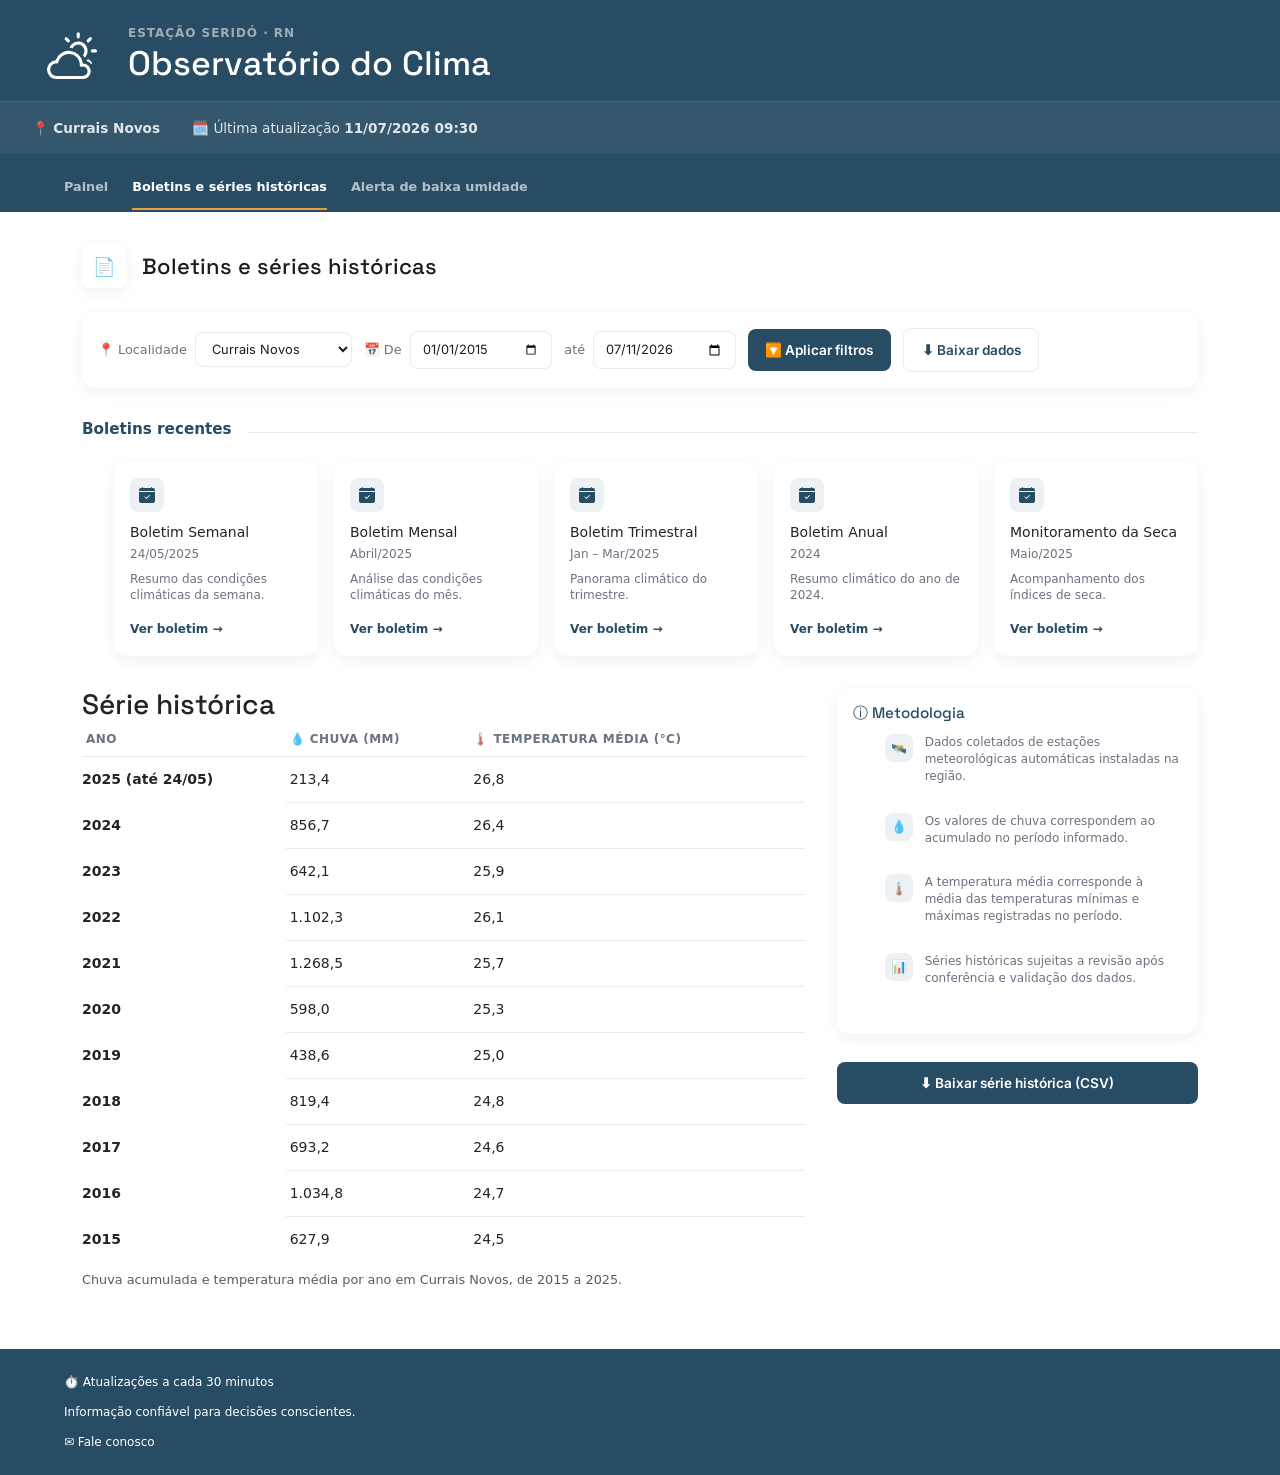
<file: boletins/index.html>
<!DOCTYPE html>
<html lang="pt-BR">
<head>
<meta charset="UTF-8">
<meta name="viewport" content="width=device-width, initial-scale=1.0">
<title>Boletins e Séries Históricas — Observatório do Clima</title>
<link rel="preconnect" href="https://fonts.googleapis.com">
<link rel="preconnect" href="https://fonts.gstatic.com" crossorigin>
<link href="https://fonts.googleapis.com/css2?family=Space+Grotesk:wght@500;600;700&family=Inter:wght@400;500;600&family=JetBrains+Mono:wght@400;500;700&display=swap" rel="stylesheet">
<link rel="stylesheet" href="../style-base.css">
<link rel="stylesheet" href="style-boletins.css">
<link href="https://cdn.jsdelivr.net/npm/bootstrap@5.3.3/dist/css/bootstrap.min.css" rel="stylesheet">
</head>

<body>

<header class="cabecalho">
  <div class="marca">
    <div class="selo">
      <svg xmlns="http://www.w3.org/2000/svg" width="80" height="50" fill="currentColor" class="bi bi-cloud-sun" viewBox="0 0 16 16" aria-hidden="true">
        <path d="M7 8a3.5 3.5 0 0 1 3.5 3.555.5.5 0 0 0 .624.492A1.503 1.503 0 0 1 13 13.5a1.5 1.5 0 0 1-1.5 1.5H3a2 2 0 1 1 .1-3.998.5.5 0 0 0 .51-.375A3.5 3.5 0 0 1 7 8m4.473 3a4.5 4.5 0 0 0-8.72-.99A3 3 0 0 0 3 16h8.5a2.5 2.5 0 0 0 0-5z"/>
        <path d="M10.5 1.5a.5.5 0 0 0-1 0v1a.5.5 0 0 0 1 0zm3.743 1.964a.5.5 0 1 0-.707-.707l-.708.707a.5.5 0 0 0 .708.708zm-7.779-.707a.5.5 0 0 0-.707.707l.707.708a.5.5 0 1 0 .708-.708zm1.734 3.374a2 2 0 1 1 3.296 2.198q.3.423.516.898a3 3 0 1 0-4.84-3.225q.529.017 1.028.129m4.484 4.074c.6.215 1.125.59 1.522 1.072a.5.5 0 0 0 .039-.742l-.707-.707a.5.5 0 0 0-.854.377M14.5 6.5a.5.5 0 0 0 0 1h1a.5.5 0 0 0 0-1z"/>
      </svg>
    </div>
    <div>
      <p class="rotulo-superior">Estação Seridó · RN</p>
      <h1 class="titulo-destaque">Observatório do Clima</h1>
    </div>
  </div>
  <div class="linha-meta">
    <div class="item-meta">📍 <strong>Currais Novos</strong></div>
    <div class="item-meta">🗓 Última atualização <strong>11/07/2026 09:30</strong></div>
  </div>

  <nav class="nav-paginas" aria-label="Navegação principal">
    <ul class="lista-sem-marcador" style="display:flex; flex-wrap:wrap; gap:inherit; margin:0;">
      <li><a href="../painel/index.html">Painel</a></li>
      <li><a href="../boletins/index.html" class="ativo" aria-current="page">Boletins e séries históricas</a></li>
      <li><a href="../alerta/index.html">Alerta de baixa umidade</a></li>
    </ul>
  </nav>
</header>

<main class="conteudo">

  <!-- TÍTULO DA PÁGINA -->
  <div class="pagina-titulo">
    <div class="pagina-titulo-icone" aria-hidden="true">📄</div>
    <h2 class="titulo-destaque">Boletins e séries históricas</h2>
  </div>

  <!-- BARRA DE FILTROS -->
  <search>
    <form class="filtros" aria-label="Filtrar boletins por localidade e período">
      <div class="filtro-campo">
        <label for="localidade">📍 Localidade</label>
        <select id="localidade" name="localidade">
          <option>Currais Novos</option>
          <option>Lagoa Nova</option>
          <option>Cerro Corá</option>
          <option>Natal</option>
          <option> Macaíba</option>
          <option>Macau</option>
          <option>Santa Cruz</option>
          <option>Santana do Matos</option>
          <option>Jardim do Seridó</option>
          <option>João Câmara</option>
          <option>Jucurutu</option>
          <option>Acari</option>
          <option>Bodó</option>
          <option>Canguaretama</option>
          <option>Campo Redondo</option>
          <option>Ceará-Mirim</option>
          <option>Caiçara do Norte</option>
        </select>
      </div>

      <div class="filtro-campo">
        <label for="data-de">📅 De</label>
        <input type="date" id="data-de" name="data-de" value="2015-01-01">
      </div>

      <div class="filtro-campo">
        <label for="data-ate">até</label>
        <input type="date" id="data-ate" name="data-ate" value="2026-07-11">
      </div>

      <button type="submit" class="botao botao-primario">🔽 Aplicar filtros</button>
      <button type="button" class="botao botao-secundario">⬇ Baixar dados</button>
    </form>
  </search>

  <!-- BOLETINS RECENTES -->
  <section aria-labelledby="titulo-boletins">
    <div class="titulo-secao"><h2 id="titulo-boletins">Boletins recentes</h2><div class="linha-titulo"></div></div>

    <ul class="boletins-recentes lista-sem-marcador">

      <li>
        <article class="boletim-card">
          <div class="boletim-icone" aria-hidden="true">
        <svg xmlns="http://www.w3.org/2000/svg" width="16" height="16" fill="currentColor" class="bi bi-calendar-check-fill" viewBox="0 0 16 16">
            <path d="M4 .5a.5.5 0 0 0-1 0V1H2a2 2 0 0 0-2 2v1h16V3a2 2 0 0 0-2-2h-1V.5a.5.5 0 0 0-1 0V1H4zM16 14V5H0v9a2 2 0 0 0 2 2h12a2 2 0 0 0 2-2m-5.146-5.146-3 3a.5.5 0 0 1-.708 0l-1.5-1.5a.5.5 0 0 1 .708-.708L7.5 10.793l2.646-2.647a.5.5 0 0 1 .708.708"/>
        </svg>     <!-- icone de calendario retirado do bootstrep -->
          </div>
          <h3>Boletim Semanal</h3>
          <p class="boletim-data">24/05/2025</p>
          <p class="boletim-desc">Resumo das condições climáticas da semana.</p>
          <a href="#" class="boletim-link">Ver boletim →</a>
        </article>
      </li>

      <li>
        <article class="boletim-card">
          <div class="boletim-icone" aria-hidden="true">
          <svg xmlns="http://www.w3.org/2000/svg" width="16" height="16" fill="currentColor" class="bi bi-calendar-check-fill" viewBox="0 0 16 16">
            <path d="M4 .5a.5.5 0 0 0-1 0V1H2a2 2 0 0 0-2 2v1h16V3a2 2 0 0 0-2-2h-1V.5a.5.5 0 0 0-1 0V1H4zM16 14V5H0v9a2 2 0 0 0 2 2h12a2 2 0 0 0 2-2m-5.146-5.146-3 3a.5.5 0 0 1-.708 0l-1.5-1.5a.5.5 0 0 1 .708-.708L7.5 10.793l2.646-2.647a.5.5 0 0 1 .708.708"/>
          </svg>     <!-- icone de calendario retirado do bootstrep -->
          </div>
          <h3>Boletim Mensal</h3>
          <p class="boletim-data">Abril/2025</p>
          <p class="boletim-desc">Análise das condições climáticas do mês.</p>
          <a href="#" class="boletim-link">Ver boletim →</a>
        </article>
      </li>

      <li>
        <article class="boletim-card">
          <div class="boletim-icone" aria-hidden="true">
            <svg xmlns="http://www.w3.org/2000/svg" width="16" height="16" fill="currentColor" class="bi bi-calendar-check-fill" viewBox="0 0 16 16">
            <path d="M4 .5a.5.5 0 0 0-1 0V1H2a2 2 0 0 0-2 2v1h16V3a2 2 0 0 0-2-2h-1V.5a.5.5 0 0 0-1 0V1H4zM16 14V5H0v9a2 2 0 0 0 2 2h12a2 2 0 0 0 2-2m-5.146-5.146-3 3a.5.5 0 0 1-.708 0l-1.5-1.5a.5.5 0 0 1 .708-.708L7.5 10.793l2.646-2.647a.5.5 0 0 1 .708.708"/>
          </svg>     <!-- icone de calendario retirado do bootstrep -->
          </div>
          <h3>Boletim Trimestral</h3>
          <p class="boletim-data">Jan – Mar/2025</p>
          <p class="boletim-desc">Panorama climático do trimestre.</p>
          <a href="#" class="boletim-link">Ver boletim →</a>
        </article>
      </li>

      <li>
        <article class="boletim-card">
          <div class="boletim-icone" aria-hidden="true">
            <svg xmlns="http://www.w3.org/2000/svg" width="16" height="16" fill="currentColor" class="bi bi-calendar-check-fill" viewBox="0 0 16 16">
            <path d="M4 .5a.5.5 0 0 0-1 0V1H2a2 2 0 0 0-2 2v1h16V3a2 2 0 0 0-2-2h-1V.5a.5.5 0 0 0-1 0V1H4zM16 14V5H0v9a2 2 0 0 0 2 2h12a2 2 0 0 0 2-2m-5.146-5.146-3 3a.5.5 0 0 1-.708 0l-1.5-1.5a.5.5 0 0 1 .708-.708L7.5 10.793l2.646-2.647a.5.5 0 0 1 .708.708"/>
          </svg>     <!-- icone de calendario retirado do bootstrep -->
          </div>
          <h3>Boletim Anual</h3>
          <p class="boletim-data">2024</p>
          <p class="boletim-desc">Resumo climático do ano de 2024.</p>
          <a href="#" class="boletim-link">Ver boletim →</a>
        </article>
      </li> 

      <li>
        <article class="boletim-card">
          <div class="boletim-icone" aria-hidden="true">
            <svg xmlns="http://www.w3.org/2000/svg" width="16" height="16" fill="currentColor" class="bi bi-calendar-check-fill" viewBox="0 0 16 16">
            <path d="M4 .5a.5.5 0 0 0-1 0V1H2a2 2 0 0 0-2 2v1h16V3a2 2 0 0 0-2-2h-1V.5a.5.5 0 0 0-1 0V1H4zM16 14V5H0v9a2 2 0 0 0 2 2h12a2 2 0 0 0 2-2m-5.146-5.146-3 3a.5.5 0 0 1-.708 0l-1.5-1.5a.5.5 0 0 1 .708-.708L7.5 10.793l2.646-2.647a.5.5 0 0 1 .708.708"/>
          </svg>     <!-- icone de calendario retirado do bootstrep -->
          </div>
          <h3>Monitoramento da Seca</h3>
          <p class="boletim-data">Maio/2025</p>
          <p class="boletim-desc">Acompanhamento dos índices de seca.</p>
          <a href="#" class="boletim-link">Ver boletim →</a>
        </article>
      </li>
      
    </ul>
  </section>

  <!-- SÉRIE HISTÓRICA + METODOLOGIA -->
  <div class="layout-boletins">

    <!-- COLUNA PRINCIPAL: TABELA -->
    <section class="serie-historica" aria-labelledby="titulo-serie">
      <h3 class="titulo-destaque" id="titulo-serie">Série histórica</h3>
      <table aria-labelledby="titulo-serie">
        <caption>Chuva acumulada e temperatura média por ano em Currais Novos, de 2015 a 2025.</caption>
        <thead>
          <tr>
            <th scope="col">Ano</th>
            <th scope="col">💧 Chuva (mm)</th>
            <th scope="col">🌡 Temperatura média (°C)</th>
          </tr>
        </thead>
        <tbody>
          <tr>
            <th scope="row">2025 <span class="ano-obs">(até 24/05)</span></th>
            <td class="celula-barra">
              <span class="valor-barra">213,4</span>
              <div class="barra-fundo"><div class="barra-chuva" style="width:16.8%"></div></div>
            </td>
            <td class="celula-barra">
              <span class="valor-barra">26,8</span>
              <div class="barra-fundo"><div class="barra-temp" style="width:100%"></div></div>
            </td>
          </tr>
          <tr>
            <th scope="row">2024</th>
            <td class="celula-barra">
              <span class="valor-barra">856,7</span>
              <div class="barra-fundo"><div class="barra-chuva" style="width:67.5%"></div></div>
            </td>
            <td class="celula-barra">
              <span class="valor-barra">26,4</span>
              <div class="barra-fundo"><div class="barra-temp" style="width:98.5%"></div></div>
            </td>
          </tr>
          <tr>
            <th scope="row">2023</th>
            <td class="celula-barra">
              <span class="valor-barra">642,1</span>
              <div class="barra-fundo"><div class="barra-chuva" style="width:50.6%"></div></div>
            </td>
            <td class="celula-barra">
              <span class="valor-barra">25,9</span>
              <div class="barra-fundo"><div class="barra-temp" style="width:96.6%"></div></div>
            </td>
          </tr>
          <tr>
            <th scope="row">2022</th>
            <td class="celula-barra">
              <span class="valor-barra">1.102,3</span>
              <div class="barra-fundo"><div class="barra-chuva" style="width:86.9%"></div></div>
            </td>
            <td class="celula-barra">
              <span class="valor-barra">26,1</span>
              <div class="barra-fundo"><div class="barra-temp" style="width:97.4%"></div></div>
            </td>
          </tr>
          <tr>
            <th scope="row">2021</th>
            <td class="celula-barra">
              <span class="valor-barra">1.268,5</span>
              <div class="barra-fundo"><div class="barra-chuva" style="width:100%"></div></div>
            </td>
            <td class="celula-barra">
              <span class="valor-barra">25,7</span>
              <div class="barra-fundo"><div class="barra-temp" style="width:95.9%"></div></div>
            </td>
          </tr>
          <tr>
            <th scope="row">2020</th>
            <td class="celula-barra">
              <span class="valor-barra">598,0</span>
              <div class="barra-fundo"><div class="barra-chuva" style="width:47.1%"></div></div>
            </td>
            <td class="celula-barra">
              <span class="valor-barra">25,3</span>
              <div class="barra-fundo"><div class="barra-temp" style="width:94.4%"></div></div>
            </td>
          </tr>
          <tr>
            <th scope="row">2019</th>
            <td class="celula-barra">
              <span class="valor-barra">438,6</span>
              <div class="barra-fundo"><div class="barra-chuva" style="width:34.6%"></div></div>
            </td>
            <td class="celula-barra">
              <span class="valor-barra">25,0</span>
              <div class="barra-fundo"><div class="barra-temp" style="width:93.3%"></div></div>
            </td>
          </tr>
          <tr>
            <th scope="row">2018</th>
            <td class="celula-barra">
              <span class="valor-barra">819,4</span>
              <div class="barra-fundo"><div class="barra-chuva" style="width:64.6%"></div></div>
            </td>
            <td class="celula-barra">
              <span class="valor-barra">24,8</span>
              <div class="barra-fundo"><div class="barra-temp" style="width:92.5%"></div></div>
            </td>
          </tr>
          <tr>
            <th scope="row">2017</th>
            <td class="celula-barra">
              <span class="valor-barra">693,2</span>
              <div class="barra-fundo"><div class="barra-chuva" style="width:54.6%"></div></div>
            </td>
            <td class="celula-barra">
              <span class="valor-barra">24,6</span>
              <div class="barra-fundo"><div class="barra-temp" style="width:91.8%"></div></div>
            </td>
          </tr>
          <tr>
            <th scope="row">2016</th>
            <td class="celula-barra">
              <span class="valor-barra">1.034,8</span>
              <div class="barra-fundo"><div class="barra-chuva" style="width:81.6%"></div></div>
            </td>
            <td class="celula-barra">
              <span class="valor-barra">24,7</span>
              <div class="barra-fundo"><div class="barra-temp" style="width:92.2%"></div></div>
            </td>
          </tr>
          <tr>
            <th scope="row">2015</th>
            <td class="celula-barra">
              <span class="valor-barra">627,9</span>
              <div class="barra-fundo"><div class="barra-chuva" style="width:49.5%"></div></div>
            </td>
            <td class="celula-barra">
              <span class="valor-barra">24,5</span>
              <div class="barra-fundo"><div class="barra-temp" style="width:91.4%"></div></div>
            </td>
          </tr>
        </tbody>
      </table>
    </section>

    <!-- COLUNA LATERAL: METODOLOGIA -->
    <aside aria-label="Metodologia e download da série histórica">
      <div class="metodologia-card">
        <h3 class="titulo-destaque">ⓘ Metodologia</h3>

        <ul class="lista-sem-marcador">
          <li class="metodologia-item">
            <div class="metodologia-icone" aria-hidden="true">🛰</div>
            <p>Dados coletados de estações meteorológicas automáticas instaladas na região.</p>
          </li>

          <li class="metodologia-item">
            <div class="metodologia-icone" aria-hidden="true">💧</div>
            <p>Os valores de chuva correspondem ao acumulado no período informado.</p>
          </li>

          <li class="metodologia-item">
            <div class="metodologia-icone" aria-hidden="true">🌡</div>
            <p>A temperatura média corresponde à média das temperaturas mínimas e máximas registradas no período.</p>
          </li>

          <li class="metodologia-item">
            <div class="metodologia-icone" aria-hidden="true">📊</div>
            <p>Séries históricas sujeitas a revisão após conferência e validação dos dados.</p>
          </li>
        </ul>
      </div>

      <button type="button" class="botao botao-primario botao-largo">⬇ Baixar série histórica (CSV)</button>
    </aside>

  </div>

</main>

<footer class="rodape">
  <ul class="lista-sem-marcador" style="display:flex; flex-direction:column; gap:inherit; margin:0;">
    <li>⏱ Atualizações a cada 30 minutos</li>
    <li>Informação confiável para decisões conscientes.</li>
    <li>✉ Fale conosco</li>
  </ul>
</footer>

</body>
</html>
</file>
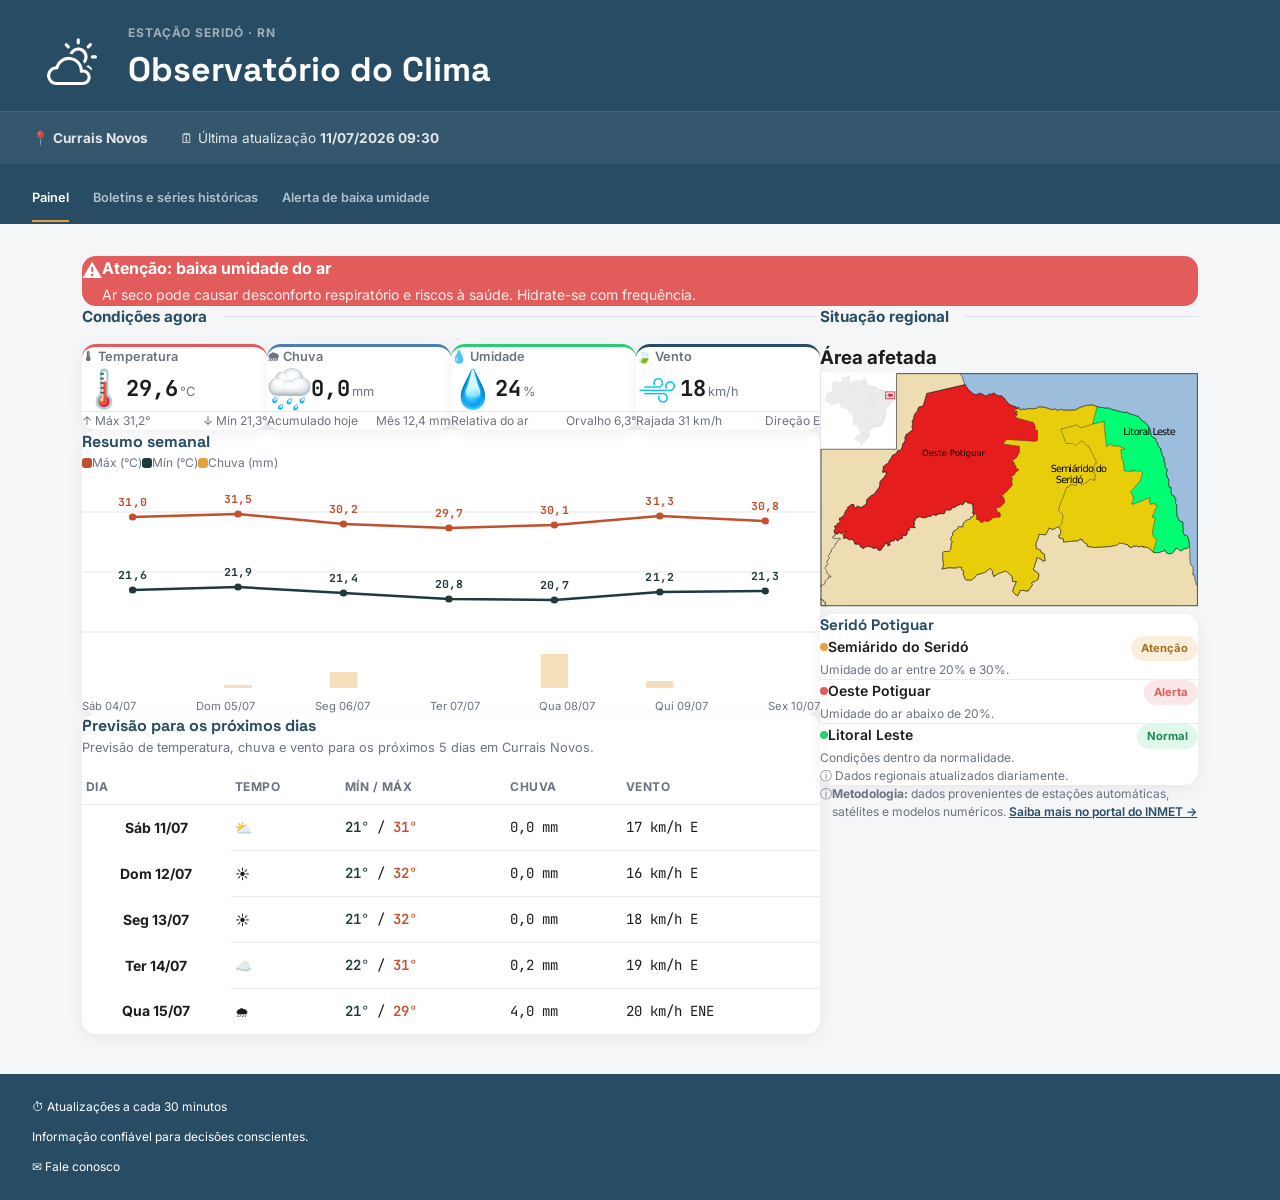
<file: painel/index.html>
<!DOCTYPE html>
<html lang="pt-BR">
<head>
<meta charset="UTF-8">
<meta name="viewport" content="width=device-width, initial-scale=1.0">
<title>Observatório do Clima — Currais Novos</title>
<link rel="preconnect" href="https://fonts.googleapis.com">
<link rel="preconnect" href="https://fonts.gstatic.com" crossorigin>
<link href="https://fonts.googleapis.com/css2?family=Space+Grotesk:wght@500;600;700&family=Inter:wght@400;500;600&family=JetBrains+Mono:wght@400;500;700&display=swap" rel="stylesheet">
<link rel="stylesheet" href="../style-base.css">
<link rel="stylesheet" href="style-painel.css">
</head>

<body>

<header class="cabecalho">
  <div class="marca">
    <svg xmlns="http://www.w3.org/2000/svg" width="80" height="50" fill="currentColor" class="bi bi-cloud-sun" viewBox="0 0 16 16" aria-hidden="true">
        <path d="M7 8a3.5 3.5 0 0 1 3.5 3.555.5.5 0 0 0 .624.492A1.503 1.503 0 0 1 13 13.5a1.5 1.5 0 0 1-1.5 1.5H3a2 2 0 1 1 .1-3.998.5.5 0 0 0 .51-.375A3.5 3.5 0 0 1 7 8m4.473 3a4.5 4.5 0 0 0-8.72-.99A3 3 0 0 0 3 16h8.5a2.5 2.5 0 0 0 0-5z"/>
        <path d="M10.5 1.5a.5.5 0 0 0-1 0v1a.5.5 0 0 0 1 0zm3.743 1.964a.5.5 0 1 0-.707-.707l-.708.707a.5.5 0 0 0 .708.708zm-7.779-.707a.5.5 0 0 0-.707.707l.707.708a.5.5 0 1 0 .708-.708zm1.734 3.374a2 2 0 1 1 3.296 2.198q.3.423.516.898a3 3 0 1 0-4.84-3.225q.529.017 1.028.129m4.484 4.074c.6.215 1.125.59 1.522 1.072a.5.5 0 0 0 .039-.742l-.707-.707a.5.5 0 0 0-.854.377M14.5 6.5a.5.5 0 0 0 0 1h1a.5.5 0 0 0 0-1z"/>
      </svg>
    <div>
      <p class="rotulo-superior">Estação Seridó · RN</p>
      <h1 class="titulo-destaque">Observatório do Clima</h1>
    </div>
  </div>
  <div class="linha-meta">
    <div class="item-meta">📍 <strong>Currais Novos</strong></div>
    <div class="item-meta">🗓 Última atualização <strong>11/07/2026 09:30</strong></div>
  </div>

  <nav class="nav-paginas" aria-label="Navegação principal">
    <ul class="lista-sem-marcador" style="display:flex; flex-wrap:wrap; gap:inherit; margin:0;">
      <li><a href="../painel/index.html" class="ativo" aria-current="page">Painel</a></li>
      <li><a href="../boletins/index.html">Boletins e séries históricas</a></li>
      <li><a href="../alerta/index.html">Alerta de baixa umidade</a></li>
    </ul>
  </nav>
</header>

<main class="conteudo">

  <div class="faixa-alerta" role="status">
    <div class="icone">⚠</div>
    <div>
      <strong>Atenção: baixa umidade do ar</strong>
      <span>Ar seco pode causar desconforto respiratório e riscos à saúde. Hidrate-se com frequência.</span>
    </div>
  </div>


  <div class="colunas-painel">

    <!-- CONTEÚDO PRINCIPAL -->
    <section aria-labelledby="titulo-condicoes">
      <div class="titulo-secao"><h2 id="titulo-condicoes">Condições agora</h2><div class="linha-titulo"></div></div>

      <div class="condicoes">

        <article class="cartao-condicao temperatura">
          <div class="rotulo">🌡 Temperatura</div>
          <div class="medidor-wrap">
            <img class="icone-condicao" src="../imagens/icones/icone-temperatura.png" alt="" width="44" height="44" loading="lazy">
            <div><span class="valor numerico">29,6</span><span class="unidade">°C</span></div>
          </div>
          <div class="rodape-cartao"><span>↑ Máx 31,2°</span><span>↓ Mín 21,3°</span></div>
        </article>

        <article class="cartao-condicao chuva">
          <div class="rotulo">🌧 Chuva</div>
          <div class="medidor-wrap">
            <img class="icone-condicao" src="../imagens/icones/icone-chuva.png" alt="" width="44" height="44" loading="lazy">
            <div><span class="valor numerico">0,0</span><span class="unidade">mm</span></div>
          </div>
          <div class="rodape-cartao"><span>Acumulado hoje</span><span>Mês 12,4 mm</span></div>
        </article>

        <article class="cartao-condicao umidade">
          <div class="rotulo">💧 Umidade</div>
          <div class="medidor-wrap">
            <img class="icone-condicao" src="../imagens/icones/icone-umidade.png" alt="" width="44" height="44" loading="lazy">
            <div><span class="valor numerico">24</span><span class="unidade">%</span></div>
          </div>
          <div class="rodape-cartao"><span>Relativa do ar</span><span>Orvalho 6,3°</span></div>
        </article>

        <article class="cartao-condicao vento">
          <div class="rotulo">🍃 Vento</div>
          <div class="medidor-wrap">
            <img class="icone-condicao" src="../imagens/icones/icone-vento.jpg" alt="" width="44" height="44" loading="lazy">
            <div><span class="valor numerico">18</span><span class="unidade">km/h</span></div>
          </div>
          <div class="rodape-cartao"><span>Rajada 31 km/h</span><span>Direção E</span></div>
        </article>

      </div>

      <div class="cartao-grafico">
        <div class="cabecalho-grafico">
          <h3 class="titulo-destaque">Resumo semanal</h3>
          <div class="legenda">
            <span class="maxima"><i></i> Máx (°C)</span>
            <span class="minima"><i></i> Mín (°C)</span>
            <span class="chuva"><i></i> Chuva (mm)</span>
          </div>
        </div>

        <svg viewBox="0 0 700 220" width="100%" height="220" preserveAspectRatio="none" role="img" aria-label="Gráfico de temperaturas máxima e mínima e chuva ao longo de 7 dias">
          <line x1="0" y1="40" x2="700" y2="40" stroke="rgba(43,33,24,0.10)" stroke-width="1"/>
          <line x1="0" y1="100" x2="700" y2="100" stroke="rgba(43,33,24,0.10)" stroke-width="1"/>
          <line x1="0" y1="160" x2="700" y2="160" stroke="rgba(43,33,24,0.10)" stroke-width="1"/>

          <g fill="#E3A23D" opacity="0.35">
            <rect x="35" y="216" width="26" height="0"></rect>
            <rect x="135" y="213" width="26" height="3"></rect>
            <rect x="235" y="200" width="26" height="16"></rect>
            <rect x="335" y="216" width="26" height="0"></rect>
            <rect x="435" y="182" width="26" height="34"></rect>
            <rect x="535" y="209" width="26" height="7"></rect>
            <rect x="635" y="216" width="26" height="0"></rect>
          </g>

          <polyline fill="none" stroke="#C1502E" stroke-width="2.5" stroke-linejoin="round" stroke-linecap="round"
            points="48,45 148,42 248,52 348,56 448,53 548,44 648,49"/>
          <polyline fill="none" stroke="#1F3A3D" stroke-width="2.5" stroke-linejoin="round" stroke-linecap="round"
            points="48,118 148,115 248,121 348,127 448,128 548,120 648,119"/>

          <g fill="#C1502E">
            <circle cx="48" cy="45" r="3.5"/><circle cx="148" cy="42" r="3.5"/><circle cx="248" cy="52" r="3.5"/>
            <circle cx="348" cy="56" r="3.5"/><circle cx="448" cy="53" r="3.5"/><circle cx="548" cy="44" r="3.5"/><circle cx="648" cy="49" r="3.5"/>
          </g>
          <g fill="#1F3A3D">
            <circle cx="48" cy="118" r="3.5"/><circle cx="148" cy="115" r="3.5"/><circle cx="248" cy="121" r="3.5"/>
            <circle cx="348" cy="127" r="3.5"/><circle cx="448" cy="128" r="3.5"/><circle cx="548" cy="120" r="3.5"/><circle cx="648" cy="119" r="3.5"/>
          </g>

          <g font-family="JetBrains Mono, monospace" font-size="11" fill="#C1502E" font-weight="700">
            <text x="48" y="34" text-anchor="middle">31,0</text><text x="148" y="31" text-anchor="middle">31,5</text>
            <text x="248" y="41" text-anchor="middle">30,2</text><text x="348" y="45" text-anchor="middle">29,7</text>
            <text x="448" y="42" text-anchor="middle">30,1</text><text x="548" y="33" text-anchor="middle">31,3</text>
            <text x="648" y="38" text-anchor="middle">30,8</text>
          </g>
          <g font-family="JetBrains Mono, monospace" font-size="11" fill="#1F3A3D" font-weight="700">
            <text x="48" y="107" text-anchor="middle">21,6</text><text x="148" y="104" text-anchor="middle">21,9</text>
            <text x="248" y="110" text-anchor="middle">21,4</text><text x="348" y="116" text-anchor="middle">20,8</text>
            <text x="448" y="117" text-anchor="middle">20,7</text><text x="548" y="109" text-anchor="middle">21,2</text>
            <text x="648" y="108" text-anchor="middle">21,3</text>
          </g>
        </svg>

        <div class="rotulos-dias">
          <span>Sáb 04/07</span><span>Dom 05/07</span><span>Seg 06/07</span><span>Ter 07/07</span>
          <span>Qua 08/07</span><span>Qui 09/07</span><span>Sex 10/07</span>
        </div>
      </div>

      <div class="cartao-previsao">
        <h3 class="titulo-destaque" id="titulo-previsao">Previsão para os próximos dias</h3>
        <table aria-labelledby="titulo-previsao">
          <caption>Previsão de temperatura, chuva e vento para os próximos 5 dias em Currais Novos.</caption>
          <thead>
            <tr>
              <th scope="col">Dia</th>
              <th scope="col">Tempo</th>
              <th scope="col">Mín / Máx</th>
              <th scope="col">Chuva</th>
              <th scope="col">Vento</th>
            </tr>
          </thead>
          <tbody>
            <tr><th scope="row">Sáb 11/07</th><td>⛅</td><td class="numero celula-temp"><span class="minima">21°</span> / <span class="maxima">31°</span></td><td class="numero">0,0 mm</td><td class="numero">17 km/h E</td></tr>
            <tr><th scope="row">Dom 12/07</th><td>☀️</td><td class="numero celula-temp"><span class="minima">21°</span> / <span class="maxima">32°</span></td><td class="numero">0,0 mm</td><td class="numero">16 km/h E</td></tr>
            <tr><th scope="row">Seg 13/07</th><td>☀️</td><td class="numero celula-temp"><span class="minima">21°</span> / <span class="maxima">32°</span></td><td class="numero">0,0 mm</td><td class="numero">18 km/h E</td></tr>
            <tr><th scope="row">Ter 14/07</th><td>☁️</td><td class="numero celula-temp"><span class="minima">22°</span> / <span class="maxima">31°</span></td><td class="numero">0,2 mm</td><td class="numero">19 km/h E</td></tr>
            <tr><th scope="row">Qua 15/07</th><td>🌧</td><td class="numero celula-temp"><span class="minima">21°</span> / <span class="maxima">29°</span></td><td class="numero">4,0 mm</td><td class="numero">20 km/h ENE</td></tr>
          </tbody>
        </table>
      </div>

    </section>

    <!-- COLUNA LATERAL -->
    <aside aria-labelledby="titulo-situacao">
      <div class="titulo-secao"><h2 id="titulo-situacao">Situação regional</h2><div class="linha-titulo"></div></div>

      <div class="area-afetada">
      <h3>Área afetada</h3>
     <div class="mapa-wrap">
        <div class="area-affected">
        <svg
   xmlns:dc="http://purl.org/dc/elements/1.1/"
   xmlns:cc="http://creativecommons.org/ns#"
   xmlns:rdf="http://www.w3.org/1999/02/22-rdf-syntax-ns#"
   xmlns:svg="http://www.w3.org/2000/svg"
   xmlns="http://www.w3.org/2000/svg"
   xmlns:sodipodi="http://sodipodi.sourceforge.net/DTD/sodipodi-0.dtd"
   xmlns:inkscape="http://www.inkscape.org/namespaces/inkscape"
   xml:space="preserve"
   width="100mm"
  height="62.222222mm"
   style="shape-rendering:geometricPrecision; text-rendering:geometricPrecision; image-rendering:optimizeQuality; fill-rule:evenodd"
   viewBox="0 0 450000 279400"
   id="svg3746"
   version="1.1"
   inkscape:version="0.48.1 "
   sodipodi:docname="a - Cópia.svg"><metadata
   id="metadata4061"><rdf:RDF><cc:Work
       rdf:about=""><dc:format>image/svg+xml</dc:format><dc:type
         rdf:resource="http://purl.org/dc/dcmitype/StillImage" /><dc:title /></cc:Work></rdf:RDF></metadata><sodipodi:namedview
   pagecolor="#ffffff"
   bordercolor="#666666"
   borderopacity="1"
   objecttolerance="10"
   gridtolerance="10"
   guidetolerance="10"
   inkscape:pageopacity="0"
   inkscape:pageshadow="2"
   inkscape:window-width="1024"
   inkscape:window-height="538"
   id="namedview4059"
   showgrid="false"
   inkscape:zoom="0.44"
   inkscape:cx="714.54785"
   inkscape:cy="541.24847"
   inkscape:window-x="-8"
   inkscape:window-y="-8"
   inkscape:window-maximized="1"
   inkscape:current-layer="svg3746" />
<defs
   id="defs3748">
<style
   type="text/css"
   id="style3750">

.str0 {stroke:#72706F;stroke-width:76;stroke-linecap:round;stroke-linejoin:round}
.str5 {stroke:#C2C1C1;stroke-width:76}
.str2 {stroke:#131516;stroke-width:76;stroke-linecap:round;stroke-linejoin:round}
.str6 {stroke:#D82B40;stroke-width:76}
.str4 {stroke:#1F1A17;stroke-width:353}
.str1 {stroke:#72706F;stroke-width:353;stroke-linecap:round;stroke-linejoin:round}
.str3 {stroke:#131516;stroke-width:353;stroke-linecap:round;stroke-linejoin:round}
.str8 {stroke:#1F1A17;stroke-width:706}
.str7 {stroke:#D82B40;stroke-width:1058}
.fil3 {fill:none}
.fil4 {fill:#FFFFFF}
.fil2 {fill:#9DBDDD}
.fil0 {fill:#EEDDB3}
.fil1 {fill:#F6EAD9}
.fil6 {fill:#D82B40}
.fil5 {fill:#ECECEB}

</style>
</defs>
<g
   id="Terreno">
<path
   id="uf_23"
   class="fil0"
   d="M166726 1622l1767 2210 767 1332 1607 5306 1631 3732 113 57 -525 661 -11751 2711 -10450 2410 -2408 555 -20345 4697 -1281 4591 -1054 3783 -1978 6400 -118 195 -3962 924 -1324 841 -90 69 -653 1268 -443 2338 -3693 4565 -1330 5564 -1608 2791 368 1010 404 1112 -10 1615 -859 1867 -41 409 169 1245 836 1623 -59 946 -376 276 -1005 738 -2019 1579 -2760 2160 -1376 543 -1255 2631 -52 551 -542 1075 463 2269 -137 1283 -2417 3454 -67 93 -597 1026 -638 4100 -725 599 -417 1363 -327 425 -1489 494 -1775 -265 -1656 3385 -1129 794 -3938 1991 -571 893 -357 856 -44 1708 -1831 1062 -2379 5008 -2238 1049 -2719 2102 -717 959 0 33 -16 3028 -802 1926 87 1551 208 286 1631 -815 1343 195 499 527 1221 77 -1329 2824 -29 42 -2057 3076 -3753 3943 -303 514 -939 1595 301 1774 -1014 4640 -2062 1644 -489 1703 -1482 964 -97 65 -435 604 51 1029 -144 841 -1255 857 -954 -373 -1029 1093 -1597 560 -4506 4113 -839 1276 -62 92 -43 3743 -890 774 116 476 -679 56 -1163 1353 -247 486 -1615 376 -1641 1618 -1770 -1163 -1973 394 -293 -386 -879 -1152 -67 1571 -2097 908 -840 -646 -860 -1126 165 -759 -859 -252 301 -1366 -1389 281 -766 -224 -391 445 -973 121 -2137 2024 -1859 1132 563 1504 -1726 1250 -175 126 -1289 2289 -784 1755 509 506 -126 402 -3235 3222 -67 1320 -3030 285 -245 2385 1122 1087 -438 620 -565 1068 -1191 1108 -864 -172 -1004 2104 -995 530 -1307 923 -527 515 828 496 80 1011 64 812 502 304 -1788 1595 -28 1738 522 1919 1497 574 106 406 -232 90 -231 581 -988 276 314 1293 -1772 129 -494 262 -291 975 -833 358 928 848 558 -156 916 144 54 501 394 219 519 103 2549 -656 1031 447 1467 -1000 210 100 1227 1692 -774 -192 -3485 3006 -77 538 -172 1204 -1572 846 -69 1795 -2876 3542 -2027 1494 -447 1752 656 486 403 -327 -2286 2745 110 589 -815 522 -54 792 -1144 1402 1162 1023 442 1716 -2049 1335 -289 1360 -717 340 -214 1384 1186 1396 -28 1147 -556 1076 -1216 133 208 525 -455 162 -1019 1996 366 625 -301 515 -11 17 916 1991 1044 720 -183 1233 885 1344 -198 554 -43 123 97 265 1281 437 1317 1608 1741 640 -380 1263 -1412 -476 -1363 47 -96 110 659 828 100 741 -1613 412 -748 707 -664 1023 -1795 1076 -118 216 854 1103 -229 365 -577 919 209 877 -553 195 -767 270 -1363 1075 -1854 214 18 1096 -237 18 0 -253222 165568 0zm-165568 268551l296 105 2585 1294 193 1299 2338 875 -26 753 -841 1518 679 401 484 1129 594 422 -6302 0 0 -7796z" />
<path
   id="uf_25"
   class="fil0"
   d="M1158 254820l224 -15 -18 -1096 1854 -213 1363 -1075 767 -270 553 -196 -208 -877 576 -918 229 -365 -854 -1104 118 -216 1795 -1075 664 -1024 748 -707 1613 -412 -100 -740 -659 -829 95 -110 1364 -46 1412 475 380 -1262 -1741 -641 -1317 -1607 -1281 -438 -97 -265 43 -123 198 -553 -884 -1345 182 -1232 -1044 -720 -916 -1991 11 -18 301 -515 -366 -624 1019 -1996 455 -163 -208 -524 1217 -134 555 -1075 28 -1147 -1185 -1397 213 -1384 718 -339 288 -1361 2050 -1335 -443 -1715 -1162 -1024 1144 -1402 54 -792 816 -522 -111 -589 2286 -2744 -403 326 -656 -486 447 -1751 2027 -1495 2876 -3541 69 -1796 1572 -846 172 -1204 77 -537 3485 -3007 774 193 -1226 -1692 -211 -101 -1466 1001 -1032 -448 -2549 656 -519 -103 -394 -218 -54 -502 -915 -144 -559 157 -928 -849 833 -357 291 -975 494 -263 1772 -128 -314 -1294 988 -275 231 -581 232 -90 352 -137 1793 -103 -561 -357 566 -715 1289 -252 1656 337 268 74 1427 1238 1317 -1371 1085 -548 1091 -759 2014 -401 -2068 1816 -1626 2284 -20 203 820 1656 -368 2065 2392 -275 1688 -409 92 59 311 1163 2567 1260 2338 -439 584 -47 1047 682 553 463 376 419 270 1021 797 623 170 2155 1147 -250 339 975 1158 -581 553 -28 388 185 437 208 980 -105 165 92 1322 1611 548 1468 139 226 2150 134 622 1898 3771 -2623 658 293 1369 -635 1196 360 208 36 3125 537 970 1179 563 100 3079 -8 1556 -892 1448 3161 1816 411 110 26 404 -62 2068 -1427 304 -1863 1451 -900 1430 -2572 241 -203 798 -321 316 -741 648 -67 265 -1188 671 -114 54 44 157 1191 898 939 -514 1528 846 126 766 72 592 -736 1064 -20 -848 -2609 1376 -1617 -723 -211 82 -348 4054 -84 1219 -931 77 -1595 1479 -810 23 1154 1374 1701 1270 -31 538 -98 988 -1126 33 -24 2084 -1407 1319 55 471 -368 231 -623 -496 -522 33 -2675 3326 1230 653 -1004 1489 -385 -303 -1016 1155 -1402 -1047 -1088 1108 -1325 1302 -455 931 -442 5 -52 -1101 -895 1595 -1684 1862 -309 2588 123 1728 83 -36 -363 -13 -126 -1564 -1585 111 -869 1167 -1353 -1864 -972 1728 -826 -43 -136 -307 -334 -1196 -371 240 -373 1052 -1111 1183 -491 -95 -1700 627 -746 3884 -1723 815 -216 34 -11 1242 1104 2361 298 3665 28 965 -1118 2600 -394 1909 -288 1761 -1335 1320 -442 471 -399 1049 1065 2420 164 428 -1533 1736 -35 2183 -47 -59 -908 1644 6 745 848 2817 -782 592 -2919 962 -921 2312 -375 2124 442 1662 -399 1232 -2600 507 -239 846 -275 2006 434 2183 -2227 3113 -1137 1206 -885 196 -7 1206 918 1692 -268 1042 -1095 658 -1659 337 -458 1181 -155 339 16 1284 190 990 1569 1785 -391 437 3 1101 1078 2384 -3 -193 810 587 3292 -244 1847 635 1355 -923 3722 1021 1374 1105 -172 -1026 2098 -1000 1140 -2194 350 -165 1787 -1085 916 -2881 669 -604 282 -525 245 -1600 1178 -2227 2958 -489 3480 -1420 97 -2392 -468 -1350 245 -1098 2675 -587 522 -139 66 -2865 1379 -679 494 -1484 2361 -26 2922 -1288 1219 -31 1209 -75 113 -782 1188 -149 1801 1266 1114 571 1183 -47 84 -1034 1870 -697 7189 -2096 1968 -229 111 -1908 126 -1384 -16 -2173 98 -414 18 -271 149 -1625 1785 298 1101 677 543 -620 3480 -31 1296 514 339 173 1148 -314 2811 1291 2114 -1055 1507 494 880 -1607 3477 9061 -1504 1129 308 6441 168 3328 -1438 3583 579 -756 2240 1201 1309 1875 928 -576 3156 -504 978 1846 1512 -378 820 607 1302 31 1474 2405 1589 5144 85 4504 -3161 2698 -3752 1070 113 5229 -1541 1872 -553 2125 -1096 823 -643 3752 -2929 1438 -49 1443 1489 682 2202 -175 1996 432 1365 589 551 1394 128 -754 955 229 841 2323 -2094 3192 -1813 134 -77 4081 -1428 4571 -1548 7297 6559 383 6052 4599 -276 -1734 5049 -1453 2326 -303 1777 -762 2320 77 293 2547 3621 2991 1752 628 -278 195 -283 2472 -5658 270 -309 3668 136 187 54 2079 607 2448 24 790 329 4902 -7266 134 -962 -787 -988 435 -1191 1129 -846 1931 157 1526 -1790 2183 -849 589 -766 661 -4152 -365 -2508 -928 -725 -1155 -872 -65 -123 -486 -633 -666 -260 -121 -28 -1239 -283 -1590 -2392 36 -396 1175 -1433 1217 -4869 1842 -4861 -54 -208 -327 -1245 1258 -615 684 124 694 707 3344 1513 1518 2340 1309 -1193 1301 594 278 -399 -620 -3030 -262 -4606 -677 -793 -1090 -339 -1245 -252 -49 -10 -1036 -949 -500 -2477 -2086 -708 -2201 -1301 -774 -144 -268 -2565 -229 -2183 106 -1582 512 -1417 2026 -4087 299 -1641 596 -3272 4517 345 3626 134 4188 -7997 3742 1875 2189 -887 56 -23 4198 -2426 1433 1415 1813 1790 100 1006 54 3323 -123 368 -1785 2566 -288 417 -129 512 247 1443 85 265 1132 399 1800 424 2274 473 162 3858 3588 -404 1047 -118 4501 -270 3315 -610 1363 324 515 -344 1890 435 957 -865 551 -192 218 -78 1150 -401 787 -1247 856 612 -123 522 766 26 643 -569 1230 2572 1703 1412 2744 1263 579 1181 -533 895 648 206 234 763 3247 919 1453 -533 2466 1014 10672 -638 8567 -512 774 -46 26 -3 5311 -1332 1150 115 448 -87 450 -136 877 -551 2438 -2091 1245 445 725 -141 255 -268 201 -208 336 -57 2529 985 1934 363 396 602 1957 -234 939 1291 54 648 1209 1014 13 10 87 141 1914 42 -72 504 676 118 227 -41 473 -152 141 -87 602 -998 695 128 329 -357 507 365 761 -437 216 -376 885 381 633 -296 1281 116 658 640 445 -373 921 697 818 95 470 -432 1042 -54 471 -669 54 6 1525 1149 471 -871 123 974 2065 108 1904 242 612 77 427 147 2230 1206 1793 1068 2723 3112 1230 671 6584 -54 2500 -1155 2444 -262 908 -1157 10 -34 180 -605 556 253 1172 2698 1024 969 643 24 2775 967 1500 -782 1373 116 1533 -1979 1081 -696 1280 -2897 1037 85 237 -666 717 -290 3326 3160 1103 368 2434 -1250 987 -1358 1142 -288 900 358 2230 -543 1451 -1309 1013 -576 170 334 244 484 235 12970 377 4342 960 3341 805 1440 1877 839 -416 1227 69 1389 255 1211 -322 1273 646 952 -1162 1585 691 395 -51 1395 -427 244 1739 -229 416 -15 350 2636 262 3380 1281 4094 -5 1201 1664 1930 0 23714 -441889 0 -676 -481 -484 -1129 -679 -401 841 -1518 26 -754 -2338 -874 -193 -1299 -2585 -1294 -270 -95 0 -15304z" />
<path
   id="uf_24"
   class="fil1"
   d="M17241 183837l527 -515 1307 -923 995 -530 1004 -2104 864 173 1191 -1109 565 -1067 438 -620 -1122 -1088 245 -2384 3030 -286 67 -1319 3235 -3223 126 -401 -509 -507 784 -1754 1289 -2289 175 -126 1726 -1250 -563 -1505 1859 -1132 2137 -2024 973 -121 391 -445 766 224 1389 -281 -301 1366 859 252 -165 759 860 1127 840 645 2097 -908 67 -1571 879 1152 293 386 1973 -394 1770 1163 1641 -1618 1615 -375 247 -486 1163 -1353 679 -57 -116 -476 890 -774 43 -3742 62 -93 839 -1276 4506 -4112 1597 -561 1029 -1093 954 373 1255 -857 144 -841 -51 -1029 435 -604 97 -64 1482 -965 489 -1703 2062 -1643 1014 -4640 -301 -1775 939 -1594 303 -515 3753 -3943 2057 -3076 29 -41 1329 -2825 -1221 -77 -499 -527 -1343 -195 -1631 815 -208 -285 -87 -1552 802 -1926 16 -3027 0 -34 717 -959 2719 -2101 2238 -1050 2379 -5008 1831 -1062 44 -1708 357 -856 571 -893 3938 -1991 1129 -794 1656 -3385 1775 265 1489 -494 327 -424 417 -1363 725 -600 638 -4100 597 -1026 67 -93 2417 -3454 137 -1283 -463 -2269 542 -1075 52 -550 1255 -2632 1376 -542 2760 -2161 2019 -1579 1005 -738 376 -275 59 -947 -836 -1623 -169 -1245 41 -409 859 -1867 10 -1615 -404 -1111 -368 -1011 1608 -2791 1330 -5563 3693 -4566 443 -2338 653 -1268 90 -69 1324 -841 3962 -923 118 -196 1978 -6399 1054 -3784 1281 -4591 20345 -4696 2408 -556 10450 -2410 11751 -2711 525 -661 1052 1821 2508 3982 1307 1532 3400 2593 1677 1777 993 317 2945 409 1532 -697 1269 -808 1355 -67 1698 895 131 -329 2917 1942 2193 556 1042 -253 3578 -2080 2124 334 1070 -316 854 -448 260 -913 4789 3285 2384 365 2310 -221 3105 2693 2189 3032 4333 4787 4494 1782 2194 828 1129 -149 -334 527 1455 1299 1245 -241 445 -934 522 -21 214 2125 1476 1062 2729 -805 4432 427 1044 -1518 1494 692 715 -167 561 -658 916 597 3439 442 478 -371 3249 -349 2469 -1809 2641 -25 5358 728 3711 1219 4272 1402 2246 -376 651 -610 2060 708 2073 1286 118 417 2181 -1760 1500 273 398 -101 3501 759 10772 -41 3207 -574 2943 -1653 2451 -1281 2304 -298 2580 -1407 2737 -229 1525 -520 1836 219 476 -564 3624 301 4833 1796 3007 964 3524 124 2757 722 3066 -200 1401 442 790 -144 1204 705 1880 861 4673 960 1096 777 1286 -175 6052 1762 1212 476 933 -170 1016 -183 209 -746 5337 2642 4629 1124 2577 1268 2436 378 2755 3194 597 1309 1303 916 3655 2006 3406 4139 517 1288 468 600 1363 2376 1111 5947 643 1674 1690 2045 1590 615 568 -486 1299 1712 -85 1935 1451 2163 604 95 533 3825 787 573 1052 1664 835 419 564 -246 67 2299 244 1700 455 574 597 1005 -8 1718 568 1729 1400 1973 522 226 208 856 -146 3331 478 1806 800 319 -201 4761 340 859 1196 1697 877 11 558 630 -1363 4967 165 1957 807 252 319 2544 885 1340 332 -6 296 1050 118 7842 1000 1590 530 247 615 -494 810 424 -54 1649 -280 2989 386 555 12 1605 921 2500 2027 527 828 1806 934 584 2 764 798 1360 -510 2868 175 2176 623 836 810 77 -478 2161 409 6520 -78 905 492 5000 368 -344 370 684 561 591 630 2583 699 1183 600 -93 753 731 2166 41 579 988 275 5874 483 2624 -743 692 810 3505 926 2125 491 710 713 265 494 -448 980 442 867 294 1252 3047 1029 4497 -34 2962 440 831 72 2006 -123 116 -170 -334 -1013 576 -1451 1309 -2230 543 -900 -358 -1142 288 -988 1358 -2433 1250 -1103 -367 -3326 -3161 -718 290 -236 666 -1037 -84 -1281 2896 -1080 697 -1533 1978 -1373 -116 -1500 782 -2775 -967 -643 -24 -1024 -969 -1173 -2698 -555 -252 -180 604 -11 34 -908 1157 -2443 262 -2500 1155 -6585 54 -1229 -671 -2724 -3112 -1793 -1068 -2229 -1206 -427 -147 -613 -77 -1903 -242 -2065 -107 -124 -975 -470 871 -1526 -1149 -54 -5 -470 669 -1042 53 -471 432 -818 -95 -920 -697 -445 373 -659 -640 -1281 -116 -632 296 -885 -381 -216 376 -762 437 -506 -365 -329 357 -695 -128 -602 998 -141 87 -474 152 -226 41 -676 -118 72 -504 -1914 -41 -87 -142 -13 -10 -1209 -1014 -54 -648 -939 -1291 -1957 234 -396 -602 -1935 -362 -2528 -986 -337 57 -200 208 -255 268 -725 141 -1245 -445 -2438 2092 -878 550 -450 136 -447 88 -1150 -116 -5311 1332 -26 3 -774 46 -8568 512 -10671 638 -2467 -1014 -1453 533 -3246 -918 -234 -764 -648 -206 532 -895 -578 -1181 -2745 -1263 -1702 -1412 -1230 -2572 -643 569 -766 -26 123 -522 -856 -612 -787 1247 -1150 401 -219 78 -550 193 -957 864 -1890 -435 -515 345 -1363 -324 -3315 609 -4501 270 -1047 118 -3588 404 -162 -3858 -2274 -473 -1801 -424 -1131 -399 -85 -265 -247 -1443 129 -512 288 -416 1785 -2567 123 -368 -54 -3323 -100 -1006 -1813 -1790 -1433 -1415 -4198 2426 -56 23 -2189 887 -3742 -1875 -4188 7997 -3626 -134 -4517 -344 -597 3271 -298 1641 -2027 4087 -512 1417 -105 1582 229 2184 267 2564 775 144 2201 1301 2086 708 499 2477 1037 949 49 10 1244 252 1091 340 676 792 263 4607 620 3029 -278 399 -1302 -594 -1309 1193 -1517 -2340 -3344 -1513 -694 -707 -685 -123 -1257 614 326 1245 54 209 -1841 4861 -1217 4869 -1175 1432 -36 396 1589 2392 1240 283 121 28 666 260 486 633 64 123 1155 872 929 726 365 2507 -661 4152 -589 766 -2183 849 -1526 1790 -1932 -157 -1129 846 -434 1191 787 988 -134 962 -4902 7266 -790 -329 -2448 -23 -2079 -607 -187 -54 -3668 -137 -270 309 -2472 5658 -196 283 -627 278 -2992 -1751 -2546 -3622 -77 -293 761 -2320 304 -1777 1453 -2325 1734 -5049 -4599 275 -383 -6052 -7297 -6559 -4571 1548 -4082 1428 -134 77 -3192 1813 -2322 2094 -229 -841 754 -954 -1394 -129 -589 -550 -432 -1366 175 -1996 -682 -2202 -1443 -1489 -1438 49 -3752 2930 -823 642 -2125 1096 -1872 553 -5229 1541 -1071 -113 -2698 3752 -4503 3161 -5144 -84 -2405 -1590 -31 -1474 -607 -1301 378 -821 -1847 -1512 504 -977 577 -3156 -1876 -929 -1201 -1309 756 -2240 -3582 -579 -3329 1438 -6440 -168 -1129 -308 -9061 1505 1607 -3478 -494 -879 1055 -1508 -1291 -2114 313 -2811 -172 -1147 -514 -340 31 -1296 619 -3480 -676 -543 -298 -1101 1625 -1785 270 -149 414 -18 2174 -98 1383 16 1909 -126 229 -111 2096 -1967 697 -7189 1034 -1870 46 -85 -571 -1183 -1265 -1114 149 -1800 782 -1189 75 -113 30 -1209 1289 -1219 26 -2922 1484 -2361 679 -494 2865 -1378 139 -67 586 -522 1099 -2675 1350 -244 2392 468 1420 -98 489 -3480 2227 -2958 1600 -1178 525 -244 604 -283 2881 -669 1085 -916 164 -1787 2194 -350 1001 -1140 1026 -2098 -1106 172 -1021 -1374 924 -3721 -636 -1356 245 -1846 -587 -3293 193 -810 -2384 3 -1101 -1078 -437 -3 -1785 391 -990 -1569 -1284 -190 -340 -15 -1180 154 -337 458 -658 1659 -1042 1095 -1692 268 -1207 -918 -195 8 -1207 884 -3112 1137 -2183 2228 -2007 -435 -846 275 -507 239 -1232 2600 -1661 399 -2125 -442 -2312 375 -962 921 -591 2919 -2817 782 -746 -848 -1643 -6 59 908 -2184 47 -1736 36 -427 1533 -2420 -165 -1049 -1065 -471 399 -1320 442 -1761 1335 -1909 288 -2600 394 -965 1119 -3665 -29 -2361 -298 -1242 -1103 -34 10 -815 216 -3884 1723 -628 746 95 1700 -1183 491 -1051 1111 -240 374 1196 370 306 334 44 137 -1728 825 1864 972 -1167 1353 -111 870 1564 1584 13 126 36 363 -1729 -82 -2587 -124 -1862 309 -1595 1684 1101 895 -5 52 -931 442 -1302 455 -1108 1325 1047 1088 -1156 1402 304 1016 -1489 386 -654 1003 -3325 -1230 -34 2675 497 522 -232 623 -470 368 -1320 -54 -2083 1406 -34 24 -987 1126 -538 98 -1271 31 -1373 -1700 -23 -1155 -1479 810 -77 1595 -1219 931 -4054 85 -82 347 723 211 -1376 1618 848 2608 -1064 20 -592 736 -767 -72 -846 -126 515 -1528 -898 -939 -157 -1191 -54 -43 -671 113 -265 1188 -648 67 -317 741 -797 321 -242 203 -1430 2572 -1450 901 -304 1862 -2068 1427 -404 62 -110 -26 -1816 -411 -1448 -3161 -1556 892 -3079 8 -563 -100 -970 -1178 -3125 -538 -208 -36 -1196 -360 -1369 635 -658 -293 -3771 2624 -622 -1899 -2151 -133 -138 -227 -548 -1468 -1322 -1610 -165 -93 -980 106 -437 -209 -389 -185 -552 28 -1158 582 -339 -975 -1148 249 -169 -2155 -798 -623 -270 -1021 -375 -419 -553 -463 -1047 -682 -584 47 -2338 440 -2567 -1261 -311 -1162 -93 -60 -1687 409 -2392 276 368 -2066 -821 -1656 21 -203 1626 -2284 2067 -1816 -2013 401 -1091 759 -1085 548 -1317 1371 -1428 -1237 -267 -75 -1657 -337 -1288 252 -566 715 561 358 -1793 102 -353 137 -105 -407 -1497 -573 -522 -1919 28 -1739 1788 -1594 -502 -304 -64 -813 -80 -1010 -828 -497 5 -28z" />
<path
   class="fil2"
   d="M166726 1622l282679 0 0 252633 -1664 -1930 5 -1201 -1281 -4094 -262 -3380 -350 -2636 -416 15 -1739 229 427 -244 51 -1395 -691 -395 1162 -1585 -646 -952 322 -1273 -255 -1211 -69 -1389 416 -1227 -1877 -839 -805 -1440 -960 -3341 -377 -4342 -235 -12970 -227 -451 114 -108 -72 -2006 -440 -831 34 -2962 -1029 -4497 -1252 -3047 -867 -294 -980 -442 -494 448 -713 -265 -491 -710 -926 -2125 -810 -3505 743 -692 -483 -2624 -275 -5874 -579 -988 -2166 -41 -753 -731 -600 93 -699 -1183 -630 -2583 -561 -591 -370 -684 -368 344 -492 -5000 78 -905 -409 -6520 478 -2161 -810 -77 -623 -836 -175 -2176 510 -2868 -798 -1360 -2 -764 -934 -584 -828 -1806 -2027 -527 -921 -2500 -12 -1605 -386 -555 280 -2989 54 -1649 -810 -424 -615 494 -530 -247 -1000 -1590 -118 -7842 -296 -1050 -332 6 -885 -1340 -319 -2544 -807 -252 -165 -1957 1363 -4967 -558 -630 -877 -11 -1196 -1697 -340 -859 201 -4761 -800 -319 -478 -1806 146 -3331 -208 -856 -522 -226 -1400 -1973 -568 -1729 8 -1718 -597 -1005 -455 -574 -244 -1700 -67 -2299 -564 246 -835 -419 -1052 -1664 -787 -573 -533 -3825 -604 -95 -1451 -2163 85 -1935 -1299 -1712 -568 486 -1590 -615 -1690 -2045 -643 -1674 -1111 -5947 -1363 -2376 -468 -600 -517 -1288 -3406 -4139 -3655 -2006 -1303 -916 -597 -1309 -2755 -3194 -2436 -378 -2577 -1268 -4629 -1124 -5337 -2642 -209 746 -1016 183 -933 170 -1212 -476 -6052 -1762 -1286 175 -1096 -777 -4673 -960 -1880 -861 -1204 -705 -790 144 -1401 -442 -3066 200 -2757 -722 -3524 -124 -3007 -964 -4833 -1796 -3624 -301 -476 564 -1836 -219 -1525 520 -2737 229 -2580 1407 -2304 298 -2451 1281 -2943 1653 -3207 574 -10772 41 -3501 -759 -398 101 -1500 -273 -2181 1760 -118 -417 -2073 -1286 -2060 -708 -651 610 -2246 376 -4272 -1402 -3711 -1219 -5358 -728 -2641 25 -2469 1809 -3249 349 -478 371 -3439 -442 -916 -597 -561 658 -715 167 -1494 -692 -1044 1518 -4432 -427 -2729 805 -1476 -1062 -214 -2125 -522 21 -445 934 -1245 241 -1455 -1299 334 -527 -1129 149 -2194 -828 -4494 -1782 -4333 -4787 -2189 -3032 -3105 -2693 -2310 221 -2384 -365 -4789 -3285 -260 913 -854 448 -1070 316 -2124 -334 -3578 2080 -1042 253 -2193 -556 -2917 -1942 -131 329 -1698 -895 -1355 67 -1269 808 -1532 697 -2945 -409 -993 -317 -1677 -1777 -3400 -2593 -1307 -1532 -2508 -3982 -1052 -1821 -4 6 -109 -55 -1631 -3732 -1607 -5306 -767 -1332 -1767 -2210z"
   id="path3756" />
</g>
<g
   id="Divisï¿½es dos vizinhos">


<path
   id="micro_230731"
   class="fil3 str0"
   d="M1158 270160l278 98 2585 1294 193 1298 2338 875 -26 754 -841 1517 679 401 483 1129 623 443 -6312 0 0 -7809z" />


<path
   id="meso_2307"
   class="fil3 str1"
   d="M1158 270168l291 103 2585 1293 193 1299 2338 875 -26 753 -841 1518 679 401 484 1129 604 430 -6307 0 0 -7801z" />



</g>
<g
   id="Destaque">
</g>
<g
   id="Municï¿½pios">

<path
   id="mun_2403400"
   class="fil3 str0"
   d="M230239 258127l303 -1777 1453 -2325 1734 -5049 489 -2318 1517 -51 1245 1687 872 348 2202 -1909 468 170 223 718 1179 223 995 -1093 1834 75 1242 -1477 990 -581 646 -80 1193 695 3094 62 636 1646 -347 635 527 1142 913 622 -1129 847 -435 1191 787 987 -134 962 -4902 7266 -790 -329 -2448 -23 -2078 -607 -3856 -193 -2742 5967 -823 561 -2991 -1752 -2546 -3621 -78 -293 762 -2321 -5 -5z" />
</g>
<g
   id="Microrregiï¿½es">

</g>
<g
   id="Mesorregiï¿½es">
<path
   id="meso_2402"
   class="fil3 str3"
   d="M145355 234180l1608 -3478 -494 -879 1054 -1508 -1291 -2114 314 -2811 -172 -1147 -515 -340 31 -1296 620 -3480 -676 -543 -299 -1100 1626 -1786 270 -149 414 -18 2173 -98 1384 16 1908 -126 230 -111 2096 -1967 697 -7189 1034 -1870 46 -85 -571 -1183 -1266 -1114 150 -1800 782 -1188 74 -114 31 -1209 1288 -1219 26 -2922 1484 -2361 680 -494 2865 -1378 139 -67 586 -522 1098 -2675 1351 -244 2392 468 1419 -98 489 -3480 2228 -2958 1599 -1178 525 -244 605 -283 2880 -669 1085 -915 165 -1788 2194 -350 1001 -1139 1026 -2099 1584 -188 1960 707 -1211 1518 447 656 -882 645 1351 1358 -397 448 75 1412 1800 -262 52 849 1399 269 895 1917 1301 331 446 669 1352 -370 836 -2256 2017 666 1448 301 3542 -563 1440 -1016 2021 -2408 1904 -198 1319 -753 739 -3 604 476 1512 -807 1194 571 838 -181 1425 -959 -239 -3667 -898 -1289 -2646 -268 -1122 -5041 1510 -810 2554 453 841 -826 2626 -2099 -195 -857 424 -604 1451 -491 859 -944 -772 -1281 666 -1749 -990 -1888 -152 -1131 -342 -353 -522 93 -280 -1029 -1340 489 -219 -409 -710 -67 -517 409 -172 -258 1790 -1677 283 379 6790 -5942 5214 -6101 149 -2834 -607 -1237 399 -1209 -311 -1497 704 -445 242 -746 -2469 -4434 1602 990 1006 -69 728 -785 676 314 1608 -2688 2459 -2569 2117 -1487 -1413 -167 -48 -636 -1171 -360 -776 -846 -337 -1908 -597 -126 72 -1284 -998 -208 -391 -857 159 -741 -745 -2108 -1112 -350 -696 -368 25 -1224 592 -602 1191 -72 470 -831 1047 -432 2076 -1837 3079 -5576 -80 -7299 -18820 -2516 13 -995 1288 -2315 968 -579 398 -784 -38 -1196 35206 2407 2549 -1237 100 -11752 -3199 -43 419 -2410 -237 -551 630 -1360 -1216 -1199 357 -1312 -826 -1121 -1129 -700 191 -800 -1237 -362 -482 206 -377 -620 -461 195 -17536 -4779 -525 -316 -360 -1217 -1407 -1157 -87 -936 650 -322 286 1029 777 -247 851 684 718 -2158 -1068 -272 16 -1708 455 -319 823 429 355 -532 -486 -774 -2269 -188 -1224 -723 -123 -548 846 -738 3197 -795 532 -1103 445 -934 522 -20 214 2124 1476 1062 2729 -805 4432 427 1044 -1517 1494 692 715 -167 561 -659 916 597 3439 442 478 -370 3249 -350 2469 -1808 2641 -26 5358 728 3711 1219 4272 1402 2246 -376 651 -609 2060 707 2073 1286 118 417 2181 -1759 1500 272 398 -100 3501 759 10772 -41 3207 -574 2943 -1654 2451 -1281 2304 -298 2580 -1407 2737 -229 1525 -519 1836 218 476 -563 3624 301 4833 1795 -5141 20839 -5831 2194 -8830 2400 -5059 -3755 -3653 1481 -14534 3781 6162 16911 7413 28 3678 2660 7642 -6021 4133 4622 4172 2217 4159 8429 5342 10998 -1453 617 100 1335 -538 648 -630 183 -1039 1797 872 5399 -810 1281 175 844 262 1391 720 913 551 129 308 1327 -1713 3472 1526 646 -18 849 -893 123 -959 669 -473 -257 -116 -746 -1652 -185 -843 -484 -918 -623 -867 1261 -1263 486 -864 856 -1490 2148 -1525 34 -4316 2721 -470 -319 277 -761 -1643 -1112 -1209 -121 -373 -684 -1029 -360 -1257 1420 -625 1973 -2292 573 -368 -735 -1091 188 -262 -350 -501 -792 -1361 751 -1651 -152 -1726 3333 -1880 -1100 -1325 3070 -3585 10098 -3110 6778 -2443 8354 764 794 4549 4198 -95 4776 -1008 2909 33 849 859 1749 -2340 1914 -370 1327 -1086 412 -499 1942 -1432 -1415 -4198 2425 -57 23 -2188 888 -3743 -1875 -4187 7996 -3627 -133 -4516 -345 -597 3271 -298 1641 -2027 4087 -512 1418 -105 1581 229 2184 267 2564 774 145 2202 1301 2086 707 499 2477 1036 949 49 11 1245 252 1091 339 676 792 262 4607 620 3030 -277 398 -1302 -594 -1309 1194 -1517 -2341 -3344 -1512 -695 -708 -684 -123 -1258 615 327 1245 54 208 -1842 4861 -1216 4869 -1176 1433 -35 396 1589 2392 1240 283 120 28 667 260 486 633 64 123 1155 872 928 725 366 2508 -661 4151 -589 767 -2184 848 -1525 1791 -1932 -157 -1129 846 -434 1191 786 987 -133 962 -4903 7266 -789 -329 -2449 -23 -2078 -607 -188 -54 -3668 -136 -270 308 -2471 5659 -196 283 -627 277 -2992 -1751 -2546 -3622 -77 -293 761 -2320 304 -1777 1453 -2325 1734 -5049 -4599 275 -384 -6052 -7297 -6558 -4570 1548 -4082 1427 -134 77 -3192 1814 -2322 2093 -229 -841 753 -954 -1394 -129 -589 -550 -432 -1366 175 -1996 -681 -2201 -1443 -1489 -1438 48 -3753 2930 -823 643 -2124 1096 -1873 553 -5229 1540 -1070 -113 -2698 3753 -4503 3161 -5145 -85 -2405 -1590 -30 -1474 -607 -1301 378 -820 -1847 -1513 504 -977 576 -3156 -1875 -928 -1201 -1310 756 -2240 -3583 -579 -3328 1438 -6440 -167 -1129 -309 -9062 1505 -23 -10z"
   style="fill:#e8ce0a" />
<path
   id="meso_2401"
   class="fil3 str3"
   d="M17241 183837l527 -515 1307 -923 995 -530 1004 -2104 864 173 1191 -1109 565 -1067 438 -620 -1122 -1088 245 -2384 3030 -286 67 -1319 3235 -3223 126 -401 -509 -507 784 -1754 1289 -2289 175 -126 1726 -1250 -563 -1505 1859 -1132 2137 -2024 973 -121 391 -445 766 224 1389 -281 -301 1366 859 252 -165 759 860 1127 840 645 2097 -908 67 -1571 879 1152 293 386 1973 -394 1770 1163 1641 -1618 1615 -375 247 -486 1163 -1353 679 -57 -116 -476 890 -774 43 -3742 62 -93 839 -1276 4506 -4112 1597 -561 1029 -1093 954 373 1255 -857 144 -841 -51 -1029 435 -604 97 -64 1482 -965 489 -1703 2062 -1643 1014 -4640 -301 -1775 939 -1594 303 -515 3753 -3943 2057 -3076 29 -41 1329 -2825 -1221 -77 -499 -527 -1343 -195 -1631 815 -208 -285 -87 -1552 802 -1926 16 -3027 0 -34 717 -959 2719 -2101 2238 -1050 2379 -5008 1831 -1062 44 -1708 357 -856 571 -893 3938 -1991 1129 -794 1656 -3385 1775 265 1489 -494 327 -424 417 -1363 725 -600 638 -4100 597 -1026 67 -93 2417 -3454 137 -1283 -463 -2269 542 -1075 52 -550 1255 -2632 1376 -542 2760 -2161 2019 -1579 1005 -738 376 -275 59 -947 -836 -1623 -169 -1245 41 -409 859 -1867 10 -1615 -404 -1111 -368 -1011 1608 -2791 1330 -5563 3693 -4566 443 -2338 653 -1268 90 -69 1324 -841 3962 -923 118 -196 1978 -6399 1054 -3784 1281 -4591 20345 -4696 2408 -556 10450 -2410 11751 -2711 525 -661 1052 1821 2508 3982 1307 1532 3400 2593 1677 1777 993 317 2945 409 1532 -697 1269 -808 1355 -67 1698 895 131 -329 2917 1942 2193 556 1042 -253 3578 -2080 2124 334 1070 -316 854 -448 260 -913 4789 3285 2384 365 2310 -221 3105 2693 2189 3032 4333 4787 4494 1782 2194 828 1129 -149 -334 527 1455 1299 1245 -241 -532 1103 -3197 795 -846 738 123 548 1224 723 2269 187 486 774 -355 533 -823 -430 -455 319 -16 1708 1068 273 -718 2157 -851 -684 -777 247 -286 -1029 -650 322 87 936 1407 1158 360 1216 525 317 17536 4779 461 -196 377 620 482 -206 1237 363 -191 800 1129 699 826 1122 -357 1311 1216 1199 -630 1361 237 550 -419 2410 3199 44 -100 11751 -2549 1238 -35206 -2408 38 1196 -398 785 -968 578 -1288 2315 -13 996 18820 2515 80 7300 -3079 5576 -2076 1836 -1047 432 -470 831 -1191 72 -592 602 -25 1224 696 368 1112 350 745 2109 -159 741 391 856 998 209 -72 1283 597 126 337 1908 776 847 1171 360 48 635 1413 167 -2117 1487 -2459 2569 -1608 2688 -676 -314 -728 785 -1006 69 -1602 -990 2469 4434 -242 746 -704 445 311 1497 -399 1209 607 1237 -149 2835 -5214 6101 -6790 5941 -283 -378 -1790 1677 172 257 517 -409 710 67 219 409 1340 -489 280 1029 522 -92 342 352 152 1131 990 1889 -666 1749 772 1280 -859 944 -1451 491 -424 605 195 856 -2626 2099 -841 826 -2554 -453 -1510 810 1122 5042 2646 267 898 1289 239 3668 -1425 959 -838 180 -1194 -571 -1512 808 -604 -476 -739 2 -1319 754 -1904 198 -2021 2407 -1440 1016 -3542 564 -1448 -301 -2017 -667 -836 2256 -1352 370 -446 -668 -1301 -332 -895 -1916 -1399 -270 -52 -849 -1800 262 -75 -1412 397 -447 -1351 -1358 882 -646 -447 -656 1211 -1517 -1960 -708 -1584 188 -1106 173 -1021 -1374 923 -3722 -635 -1355 244 -1847 -586 -3292 193 -810 -2385 2 -1100 -1077 -438 -3 -1785 391 -990 -1569 -1283 -190 -340 -16 -1181 155 -336 457 -659 1659 -1041 1096 -1693 268 -1206 -919 -196 8 -1206 885 -3112 1137 -2184 2227 -2006 -435 -846 276 -507 239 -1232 2600 -1661 399 -2125 -443 -2312 376 -962 921 -592 2919 -2816 782 -746 -849 -1644 -5 60 908 -2184 46 -1736 36 -427 1533 -2421 -164 -1049 -1065 -471 398 -1319 443 -1762 1335 -1908 288 -2601 393 -964 1119 -3666 -28 -2361 -299 -1242 -1103 -33 10 -816 216 -3884 1724 -627 746 95 1700 -1183 491 -1052 1111 -239 373 1196 371 306 334 44 136 -1729 826 1865 972 -1168 1353 -110 869 1563 1585 13 126 36 362 -1728 -82 -2588 -123 -1862 308 -1595 1685 1101 895 -5 51 -931 443 -1301 455 -1109 1325 1047 1088 -1155 1402 304 1015 -1490 386 -653 1003 -3326 -1229 -33 2675 496 522 -231 622 -471 368 -1319 -54 -2084 1407 -33 23 -988 1127 -537 98 -1271 30 -1373 -1700 -23 -1155 -1480 811 -77 1594 -1219 931 -4053 85 -83 347 723 211 -1376 1618 849 2608 -1065 21 -591 735 -767 -71 -846 -127 514 -1528 -897 -938 -157 -1191 -54 -44 -672 113 -265 1189 -648 66 -316 741 -798 322 -241 203 -1430 2572 -1451 900 -303 1862 -2068 1428 -404 61 -111 -25 -1816 -412 -1448 -3161 -1556 893 -3079 8 -563 -101 -970 -1178 -3124 -537 -209 -36 -1196 -360 -1368 635 -659 -293 -3770 2623 -623 -1898 -2150 -134 -139 -226 -548 -1469 -1322 -1610 -164 -92 -980 105 -438 -208 -388 -186 -553 29 -1157 581 -340 -975 -1147 250 -170 -2156 -797 -622 -270 -1021 -376 -419 -553 -464 -1046 -681 -584 46 -2338 440 -2567 -1260 -311 -1163 -93 -59 -1687 409 -2392 275 367 -2065 -820 -1657 20 -203 1626 -2284 2068 -1816 -2014 402 -1091 758 -1085 548 -1317 1371 -1427 -1237 -268 -75 -1656 -337 -1289 253 -565 715 560 357 -1793 103 -352 136 -105 -406 -1497 -574 -523 -1918 29 -1739 1787 -1595 -501 -303 -64 -813 -80 -1011 -828 -496 2 -13z"
   style="fill:#e51d1d" />
<path
   id="meso_2404"
   class="fil3 str3"
   d="M324846 61708l5142 -20839 3006 965 3524 123 2757 723 3066 -201 1402 443 789 -144 1204 704 1880 862 4674 959 1095 777 1287 -175 6052 1762 1211 476 934 -170 1016 -182 208 -746 5337 2641 4630 1124 2577 1268 2435 378 2755 3195 597 1309 1304 916 3655 2006 3405 4138 517 1289 468 599 1364 2377 1111 5946 643 1675 1689 2044 1590 615 568 -486 1299 1713 -84 1934 1450 2163 605 96 532 3824 787 574 1052 1664 836 419 563 -247 67 2300 244 1700 456 573 596 1006 -7 1718 568 1728 1399 1973 522 227 209 856 -147 3331 478 1806 800 318 -200 4761 339 859 1196 1698 877 10 559 630 -1364 4967 165 1957 808 252 318 2544 885 1340 332 -5 296 1049 118 7843 1001 1589 530 247 614 -494 811 425 -55 1648 -280 2989 386 556 13 1605 921 2500 2026 527 829 1805 933 584 3 764 797 1361 -509 2868 175 2176 622 836 810 77 -478 2160 409 6520 -77 906 491 5000 368 -345 370 685 561 591 630 2582 700 1183 599 -92 754 730 2165 42 579 987 275 5875 484 2623 -744 692 811 3506 926 2124 491 710 712 265 494 -447 980 442 867 293 1252 3048 1029 4496 -33 2963 440 831 72 2006 -124 116 -170 -335 -1013 577 -1450 1309 -2231 542 -900 -357 -1142 288 -987 1358 -2434 1250 -1103 -368 -3326 -3161 -717 291 -237 666 -1037 -85 -1280 2896 -1081 697 -1532 1978 -1374 -116 -1499 782 -2776 -967 -643 -23 -1024 -970 -1172 -2698 -556 -252 -180 605 -10 33 -908 1158 -2444 262 -2500 1155 -6584 54 -1230 -671 1546 -5068 1605 -5357 193 -1551 1451 -2050 -1343 -980 252 -867 -3428 -2577 -396 -648 35 -1348 -534 -661 82 -2788 959 -5136 1014 -5419 1173 -6269 -3910 -1049 1348 -1839 157 -576 -376 -528 1482 -1579 481 -530 262 -1900 51 -1495 597 -352 1343 -2523 946 -1559 28 -661 -1329 -491 -1140 -867 6 -671 -399 -59 -3575 159 -841 828 -541 -167 -462 -232 -464 -1517 389 -260 -1451 -1944 -13 -453 942 -581 460 -903 -146 -1968 -224 -123 -20139 7994 -520 -741 -926 -296 2382 -5982 -2132 -5527 -1945 -1896 5062 -5913 4771 -6014 85 -92 923 -980 708 -60 743 -2428 2392 -7811 -77 -26 -1587 -2003 -931 87 -810 -460 -1196 941 -607 -80 -764 -475 -5368 -39 -882 -1700 -757 2323 -8680 -790 -1237 -10422 -366 -1587 -1525 -2976 -1129 -10553 4982 -478 -2297 -1544 -1574 -133 -1983 -1276 -921 -432 -3472 -39 -2569 -635 -1171 80 -694 108 -1356 -654 -213 -236 -795 -978 -550 0 -1888 1137 -697 962 -1909 422 -2070 -18586 -792 -8909 36 -106 761 -2232 -14087 3204 5 -15z"
   style="fill:#00ff73" />
<path
   id="meso_2403"
   class="fil3 str3"
   d="m 284707,194457 1785,-2567 123,-368 -54,-3323 -100,-1006 -1814,-1790 499,-1942 1086,-411 370,-1327 2341,-1914 -859,-1749 -34,-849 1009,-2909 95,-4776 -4550,-4198 -764,-794 2443,-8354 3110,-6778 3585,-10098 1325,-3071 1880,1101 1726,-3333 1651,151 1361,-751 501,792 263,350 1090,-187 368,735 2292,-573 625,-1973 1257,-1420 1029,360 373,684 1209,121 1644,1111 -278,762 470,319 4316,-2722 1526,-33 1489,-2148 864,-856 1263,-486 867,-1261 918,623 844,483 1651,186 115,745 474,258 959,-669 893,-123 18,-849 -1525,-646 1713,-3472 -309,-1327 -551,-129 -720,-913 -262,-1391 -175,-844 810,-1281 -872,-5399 1039,-1798 631,-182 537,-648 -100,-1335 1453,-618 -5342,-10998 -4159,-8428 -4172,-2218 -4133,-4621 -7642,6021 -3678,-2660 -7413,-28 -6413.98,-16911 14785.98,-3781 3653,-1482 5059,3756 8830,-2400 5831,-2194 14087,-3205 -761,2233 -37,105 793,8910 2070,18585 1909,-422 697,-962 1888,-1136 550,0 795,977 213,237 1356,653 694,-108 1170,-80 2570,636 3472,38 921,432 1983,1276 1574,134 2297,1543 -4982,478 1129,10553 1525,2976 365,1587 1238,10422 8680,790 756,-2323 883,1700 5368,39 763,476 607,79 1197,-941 810,461 931,-88 1587,2004 77,25 -2392,7812 -743,2428 -708,59 -923,980 -85,93 -4771,6013 -5062,5913 1945,1896 2132,5527 -2382,5983 926,296 520,740 20139,-7993 223,123 147,1967 -460,903 -942,581 13,453 1451,1945 -389,260 463,1517 463,231 540,168 842,-829 3575,-159 398,59 -5,671 1140,867 1329,491 -28,661 -946,1559 -1343,2523 -597,353 -51,1494 -262,1901 -482,530 -1481,1579 375,527 -156,576 -1348,1839 3909,1050 -1172,6268 -1014,5419 -959,5137 -83,2788 535,661 -36,1347 396,649 3429,2577 -252,866 1343,980 -1451,2050 -193,1551 -1605,5358 -1546,5067 -2723,-3112 -1793,-1068 -2230,-1206 -427,-146 -612,-78 -1904,-242 -2065,-107 -123,-975 -471,872 -1525,-1150 -54,-5 -471,668 -1042,55 -470,432 -818,-96 -921,-697 -445,373 -658,-640 -1281,-116 -633,296 -885,-381 -216,376 -761,437 -507,-365 -329,357 -695,-128 -602,998 -141,87 -473,152 -227,41 -676,-118 72,-504 -1914,-42 -87,-141 -13,-10 -1209,-1014 -54,-648 -939,-1291 -1957,234 -396,-602 -1934,-362 -2529,-986 -336,57 -201,208 -255,268 -725,141 -1245,-445 -2438,2091 -877,551 -450,136 -448,88 -1150,-116 -5311,1332 -26,3 -774,46 -8567,512 -10672,638 -2466,-1014 -1453,533 -3247,-918 -234,-764 -648,-206 533,-895 -579,-1181 -2744,-1263 -1703,-1412 -1230,-2572 -643,569 -766,-26 123,-522 -856,-612 -787,1247 -1150,401 -218,78 -551,192 -957,865 -1890,-435 -515,345 -1363,-324 -3315,609 -4501,270 -1047,118 -3588,404 -162,-3858 -2274,-473 -1800,-424 -1132,-399 -85,-265 -247,-1443 129,-512 288,-416 z"
   inkscape:connector-curvature="0"
   style="fill:#e8ce0a";stroke:#131516;stroke-width:353;stroke-linecap:round;stroke-linejoin:round"
   sodipodi:nodetypes="[base64]" />
</g>
<g
   id="Divisï¿½es estaduais">
<path
   id="path3987"
   class="fil3 str3"
   d="M166726 1622l1767 2210 767 1332 1607 5306 1631 3732 113 57 -525 661 -11751 2711 -10450 2410 -2408 555 -20345 4697 -1281 4591 -1054 3783 -1978 6400 -118 195 -3962 924 -1324 841 -90 69 -653 1268 -443 2338 -3693 4565 -1330 5564 -1608 2791 368 1010 404 1112 -10 1615 -859 1867 -41 409 169 1245 836 1623 -59 946 -376 276 -1005 738 -2019 1579 -2760 2160 -1376 543 -1255 2631 -52 551 -542 1075 463 2269 -137 1283 -2417 3454 -67 93 -597 1026 -638 4100 -725 599 -417 1363 -327 425 -1489 494 -1775 -265 -1656 3385 -1129 794 -3938 1991 -571 893 -357 856 -44 1708 -1831 1062 -2379 5008 -2238 1049 -2719 2102 -717 959 0 33 -16 3028 -802 1926 87 1551 208 286 1631 -815 1343 195 499 527 1221 77 -1329 2824 -29 42 -2057 3076 -3753 3943 -303 514 -939 1595 301 1774 -1014 4640 -2062 1644 -489 1703 -1482 964 -97 65 -435 604 51 1029 -144 841 -1255 857 -954 -373 -1029 1093 -1597 560 -4506 4113 -839 1276 -62 92 -43 3743 -890 774 116 476 -679 56 -1163 1353 -247 486 -1615 376 -1641 1618 -1770 -1163 -1973 394 -293 -386 -879 -1152 -67 1571 -2097 908 -840 -646 -860 -1126 165 -759 -859 -252 301 -1366 -1389 281 -766 -224 -391 445 -973 121 -2137 2024 -1859 1132 563 1504 -1726 1250 -175 126 -1289 2289 -784 1755 509 506 -126 402 -3235 3222 -67 1320 -3030 285 -245 2385 1122 1087 -438 620 -565 1068 -1191 1108 -864 -172 -1004 2104 -995 530 -1307 923 -527 515 828 496 80 1011 64 812 502 304 -1788 1595 -28 1738 522 1919 1497 574 106 406 -232 90 -231 581 -988 276 314 1293 -1772 129 -494 262 -291 975 -833 358 928 848 558 -156 916 144 54 501 394 219 519 103 2549 -656 1031 447 1467 -1000 210 100 1227 1692 -774 -192 -3485 3006 -77 538 -172 1204 -1572 846 -69 1795 -2876 3542 -2027 1494 -447 1752 656 486 403 -327 -2286 2745 110 589 -815 522 -54 792 -1144 1402 1162 1023 442 1716 -2049 1335 -289 1360 -717 340 -214 1384 1186 1396 -28 1147 -556 1076 -1216 133 208 525 -455 162 -1019 1996 366 625 -301 515 -11 17 916 1991 1044 720 -183 1233 885 1344 -198 554 -43 123 97 265 1281 437 1317 1608 1741 640 -380 1263 -1412 -476 -1363 47 -96 110 659 828 100 741 -1613 412 -748 707 -664 1023 -1795 1076 -118 216 854 1103 -229 365 -577 919 209 877 -553 195 -767 270 -1363 1075 -1854 214 18 1096 -237 18 0 -253222 165568 0zm-165568 268551l296 105 2585 1294 193 1299 2338 875 -26 753 -841 1518 679 401 484 1129 594 422 -6302 0 0 -7796z" />
<path
   id="path3989"
   class="fil3 str3"
   d="M17241 183837l527 -515 1307 -923 995 -530 1004 -2104 864 173 1191 -1109 565 -1067 438 -620 -1122 -1088 245 -2384 3030 -286 67 -1319 3235 -3223 126 -401 -509 -507 784 -1754 1289 -2289 175 -126 1726 -1250 -563 -1505 1859 -1132 2137 -2024 973 -121 391 -445 766 224 1389 -281 -301 1366 859 252 -165 759 860 1127 840 645 2097 -908 67 -1571 879 1152 293 386 1973 -394 1770 1163 1641 -1618 1615 -375 247 -486 1163 -1353 679 -57 -116 -476 890 -774 43 -3742 62 -93 839 -1276 4506 -4112 1597 -561 1029 -1093 954 373 1255 -857 144 -841 -51 -1029 435 -604 97 -64 1482 -965 489 -1703 2062 -1643 1014 -4640 -301 -1775 939 -1594 303 -515 3753 -3943 2057 -3076 29 -41 1329 -2825 -1221 -77 -499 -527 -1343 -195 -1631 815 -208 -285 -87 -1552 802 -1926 16 -3027 0 -34 717 -959 2719 -2101 2238 -1050 2379 -5008 1831 -1062 44 -1708 357 -856 571 -893 3938 -1991 1129 -794 1656 -3385 1775 265 1489 -494 327 -424 417 -1363 725 -600 638 -4100 597 -1026 67 -93 2417 -3454 137 -1283 -463 -2269 542 -1075 52 -550 1255 -2632 1376 -542 2760 -2161 2019 -1579 1005 -738 376 -275 59 -947 -836 -1623 -169 -1245 41 -409 859 -1867 10 -1615 -404 -1111 -368 -1011 1608 -2791 1330 -5563 3693 -4566 443 -2338 653 -1268 90 -69 1324 -841 3962 -923 118 -196 1978 -6399 1054 -3784 1281 -4591 20345 -4696 2408 -556 10450 -2410 11751 -2711 525 -661 1052 1821 2508 3982 1307 1532 3400 2593 1677 1777 993 317 2945 409 1532 -697 1269 -808 1355 -67 1698 895 131 -329 2917 1942 2193 556 1042 -253 3578 -2080 2124 334 1070 -316 854 -448 260 -913 4789 3285 2384 365 2310 -221 3105 2693 2189 3032 4333 4787 4494 1782 2194 828 1129 -149 -334 527 1455 1299 1245 -241 445 -934 522 -21 214 2125 1476 1062 2729 -805 4432 427 1044 -1518 1494 692 715 -167 561 -658 916 597 3439 442 478 -371 3249 -349 2469 -1809 2641 -25 5358 728 3711 1219 4272 1402 2246 -376 651 -610 2060 708 2073 1286 118 417 2181 -1760 1500 273 398 -101 3501 759 10772 -41 3207 -574 2943 -1653 2451 -1281 2304 -298 2580 -1407 2737 -229 1525 -520 1836 219 476 -564 3624 301 4833 1796 3007 964 3524 124 2757 722 3066 -200 1401 442 790 -144 1204 705 1880 861 4673 960 1096 777 1286 -175 6052 1762 1212 476 933 -170 1016 -183 209 -746 5337 2642 4629 1124 2577 1268 2436 378 2755 3194 597 1309 1303 916 3655 2006 3406 4139 517 1288 468 600 1363 2376 1111 5947 643 1674 1690 2045 1590 615 568 -486 1299 1712 -85 1935 1451 2163 604 95 533 3825 787 573 1052 1664 835 419 564 -246 67 2299 244 1700 455 574 597 1005 -8 1718 568 1729 1400 1973 522 226 208 856 -146 3331 478 1806 800 319 -201 4761 340 859 1196 1697 877 11 558 630 -1363 4967 165 1957 807 252 319 2544 885 1340 332 -6 296 1050 118 7842 1000 1590 530 247 615 -494 810 424 -54 1649 -280 2989 386 555 12 1605 921 2500 2027 527 828 1806 934 584 2 764 798 1360 -510 2868 175 2176 623 836 810 77 -478 2161 409 6520 -78 905 492 5000 368 -344 370 684 561 591 630 2583 699 1183 600 -93 753 731 2166 41 579 988 275 5874 483 2624 -743 692 810 3505 926 2125 491 710 713 265 494 -448 980 442 867 294 1252 3047 1029 4497 -34 2962 440 831 72 2006 -123 116 -170 -334 -1013 576 -1451 1309 -2230 543 -900 -358 -1142 288 -988 1358 -2433 1250 -1103 -367 -3326 -3161 -718 290 -236 666 -1037 -84 -1281 2896 -1080 697 -1533 1978 -1373 -116 -1500 782 -2775 -967 -643 -24 -1024 -969 -1173 -2698 -555 -252 -180 604 -11 34 -908 1157 -2443 262 -2500 1155 -6585 54 -1229 -671 -2724 -3112 -1793 -1068 -2229 -1206 -427 -147 -613 -77 -1903 -242 -2065 -107 -124 -975 -470 871 -1526 -1149 -54 -5 -470 669 -1042 53 -471 432 -818 -95 -920 -697 -445 373 -659 -640 -1281 -116 -632 296 -885 -381 -216 376 -762 437 -506 -365 -329 357 -695 -128 -602 998 -141 87 -474 152 -226 41 -676 -118 72 -504 -1914 -41 -87 -142 -13 -10 -1209 -1014 -54 -648 -939 -1291 -1957 234 -396 -602 -1935 -362 -2528 -986 -337 57 -200 208 -255 268 -725 141 -1245 -445 -2438 2092 -878 550 -450 136 -447 88 -1150 -116 -5311 1332 -26 3 -774 46 -8568 512 -10671 638 -2467 -1014 -1453 533 -3246 -918 -234 -764 -648 -206 532 -895 -578 -1181 -2745 -1263 -1702 -1412 -1230 -2572 -643 569 -766 -26 123 -522 -856 -612 -787 1247 -1150 401 -219 78 -550 193 -957 864 -1890 -435 -515 345 -1363 -324 -3315 609 -4501 270 -1047 118 -3588 404 -162 -3858 -2274 -473 -1801 -424 -1131 -399 -85 -265 -247 -1443 129 -512 288 -416 1785 -2567 123 -368 -54 -3323 -100 -1006 -1813 -1790 -1433 -1415 -4198 2426 -56 23 -2189 887 -3742 -1875 -4188 7997 -3626 -134 -4517 -344 -597 3271 -298 1641 -2027 4087 -512 1417 -105 1582 229 2184 267 2564 775 144 2201 1301 2086 708 499 2477 1037 949 49 10 1244 252 1091 340 676 792 263 4607 620 3029 -278 399 -1302 -594 -1309 1193 -1517 -2340 -3344 -1513 -694 -707 -685 -123 -1257 614 326 1245 54 209 -1841 4861 -1217 4869 -1175 1432 -36 396 1589 2392 1240 283 121 28 666 260 486 633 64 123 1155 872 929 726 365 2507 -661 4152 -589 766 -2183 849 -1526 1790 -1932 -157 -1129 846 -434 1191 787 988 -134 962 -4902 7266 -790 -329 -2448 -23 -2079 -607 -187 -54 -3668 -137 -270 309 -2472 5658 -196 283 -627 278 -2992 -1751 -2546 -3622 -77 -293 761 -2320 304 -1777 1453 -2325 1734 -5049 -4599 275 -383 -6052 -7297 -6559 -4571 1548 -4082 1428 -134 77 -3192 1813 -2322 2094 -229 -841 754 -954 -1394 -129 -589 -550 -432 -1366 175 -1996 -682 -2202 -1443 -1489 -1438 49 -3752 2930 -823 642 -2125 1096 -1872 553 -5229 1541 -1071 -113 -2698 3752 -4503 3161 -5144 -84 -2405 -1590 -31 -1474 -607 -1301 378 -821 -1847 -1512 504 -977 577 -3156 -1876 -929 -1201 -1309 756 -2240 -3582 -579 -3329 1438 -6440 -168 -1129 -308 -9061 1505 1607 -3478 -494 -879 1055 -1508 -1291 -2114 313 -2811 -172 -1147 -514 -340 31 -1296 619 -3480 -676 -543 -298 -1101 1625 -1785 270 -149 414 -18 2174 -98 1383 16 1909 -126 229 -111 2096 -1967 697 -7189 1034 -1870 46 -85 -571 -1183 -1265 -1114 149 -1800 782 -1189 75 -113 30 -1209 1289 -1219 26 -2922 1484 -2361 679 -494 2865 -1378 139 -67 586 -522 1099 -2675 1350 -244 2392 468 1420 -98 489 -3480 2227 -2958 1600 -1178 525 -244 604 -283 2881 -669 1085 -916 164 -1787 2194 -350 1001 -1140 1026 -2098 -1106 172 -1021 -1374 924 -3721 -636 -1356 245 -1846 -587 -3293 193 -810 -2384 3 -1101 -1078 -437 -3 -1785 391 -990 -1569 -1284 -190 -340 -15 -1180 154 -337 458 -658 1659 -1042 1095 -1692 268 -1207 -918 -195 8 -1207 884 -3112 1137 -2183 2228 -2007 -435 -846 275 -507 239 -1232 2600 -1661 399 -2125 -442 -2312 375 -962 921 -591 2919 -2817 782 -746 -848 -1643 -6 59 908 -2184 47 -1736 36 -427 1533 -2420 -165 -1049 -1065 -471 399 -1320 442 -1761 1335 -1909 288 -2600 394 -965 1119 -3665 -29 -2361 -298 -1242 -1103 -34 10 -815 216 -3884 1723 -628 746 95 1700 -1183 491 -1051 1111 -240 374 1196 370 306 334 44 137 -1728 825 1864 972 -1167 1353 -111 870 1564 1584 13 126 36 363 -1729 -82 -2587 -124 -1862 309 -1595 1684 1101 895 -5 52 -931 442 -1302 455 -1108 1325 1047 1088 -1156 1402 304 1016 -1489 386 -654 1003 -3325 -1230 -34 2675 497 522 -232 623 -470 368 -1320 -54 -2083 1406 -34 24 -987 1126 -538 98 -1271 31 -1373 -1700 -23 -1155 -1479 810 -77 1595 -1219 931 -4054 85 -82 347 723 211 -1376 1618 848 2608 -1064 20 -592 736 -767 -72 -846 -126 515 -1528 -898 -939 -157 -1191 -54 -43 -671 113 -265 1188 -648 67 -317 741 -797 321 -242 203 -1430 2572 -1450 901 -304 1862 -2068 1427 -404 62 -110 -26 -1816 -411 -1448 -3161 -1556 892 -3079 8 -563 -100 -970 -1178 -3125 -538 -208 -36 -1196 -360 -1369 635 -658 -293 -3771 2624 -622 -1899 -2151 -133 -138 -227 -548 -1468 -1322 -1610 -165 -93 -980 106 -437 -209 -389 -185 -552 28 -1158 582 -339 -975 -1148 249 -169 -2155 -798 -623 -270 -1021 -375 -419 -553 -463 -1047 -682 -584 47 -2338 440 -2567 -1261 -311 -1162 -93 -60 -1687 409 -2392 276 368 -2066 -821 -1656 21 -203 1626 -2284 2067 -1816 -2013 401 -1091 759 -1085 548 -1317 1371 -1428 -1237 -267 -75 -1657 -337 -1288 252 -566 715 561 358 -1793 102 -353 137 -105 -407 -1497 -573 -522 -1919 28 -1739 1788 -1594 -502 -304 -64 -813 -80 -1010 -828 -497 5 -28z" />
<path
   id="path3991"
   class="fil3 str3"
   d="M1158 254820l224 -15 -18 -1096 1854 -213 1363 -1075 767 -270 553 -196 -208 -877 576 -918 229 -365 -854 -1104 118 -216 1795 -1075 664 -1024 748 -707 1613 -412 -100 -740 -659 -829 95 -110 1364 -46 1412 475 380 -1262 -1741 -641 -1317 -1607 -1281 -438 -97 -265 43 -123 198 -553 -884 -1345 182 -1232 -1044 -720 -916 -1991 11 -18 301 -515 -366 -624 1019 -1996 455 -163 -208 -524 1217 -134 555 -1075 28 -1147 -1185 -1397 213 -1384 718 -339 288 -1361 2050 -1335 -443 -1715 -1162 -1024 1144 -1402 54 -792 816 -522 -111 -589 2286 -2744 -403 326 -656 -486 447 -1751 2027 -1495 2876 -3541 69 -1796 1572 -846 172 -1204 77 -537 3485 -3007 774 193 -1226 -1692 -211 -101 -1466 1001 -1032 -448 -2549 656 -519 -103 -394 -218 -54 -502 -915 -144 -559 157 -928 -849 833 -357 291 -975 494 -263 1772 -128 -314 -1294 988 -275 231 -581 232 -90 352 -137 1793 -103 -561 -357 566 -715 1289 -252 1656 337 268 74 1427 1238 1317 -1371 1085 -548 1091 -759 2014 -401 -2068 1816 -1626 2284 -20 203 820 1656 -368 2065 2392 -275 1688 -409 92 59 311 1163 2567 1260 2338 -439 584 -47 1047 682 553 463 376 419 270 1021 797 623 170 2155 1147 -250 339 975 1158 -581 553 -28 388 185 437 208 980 -105 165 92 1322 1611 548 1468 139 226 2150 134 622 1898 3771 -2623 658 293 1369 -635 1196 360 208 36 3125 537 970 1179 563 100 3079 -8 1556 -892 1448 3161 1816 411 110 26 404 -62 2068 -1427 304 -1863 1451 -900 1430 -2572 241 -203 798 -321 316 -741 648 -67 265 -1188 671 -114 54 44 157 1191 898 939 -514 1528 846 126 766 72 592 -736 1064 -20 -848 -2609 1376 -1617 -723 -211 82 -348 4054 -84 1219 -931 77 -1595 1479 -810 23 1154 1374 1701 1270 -31 538 -98 988 -1126 33 -24 2084 -1407 1319 55 471 -368 231 -623 -496 -522 33 -2675 3326 1230 653 -1004 1489 -385 -303 -1016 1155 -1402 -1047 -1088 1108 -1325 1302 -455 931 -442 5 -52 -1101 -895 1595 -1684 1862 -309 2588 123 1728 83 -36 -363 -13 -126 -1564 -1585 111 -869 1167 -1353 -1864 -972 1728 -826 -43 -136 -307 -334 -1196 -371 240 -373 1052 -1111 1183 -491 -95 -1700 627 -746 3884 -1723 815 -216 34 -11 1242 1104 2361 298 3665 28 965 -1118 2600 -394 1909 -288 1761 -1335 1320 -442 471 -399 1049 1065 2420 164 428 -1533 1736 -35 2183 -47 -59 -908 1644 6 745 848 2817 -782 592 -2919 962 -921 2312 -375 2124 442 1662 -399 1232 -2600 507 -239 846 -275 2006 434 2183 -2227 3113 -1137 1206 -885 196 -7 1206 918 1692 -268 1042 -1095 658 -1659 337 -458 1181 -155 339 16 1284 190 990 1569 1785 -391 437 3 1101 1078 2384 -3 -193 810 587 3292 -244 1847 635 1355 -923 3722 1021 1374 1105 -172 -1026 2098 -1000 1140 -2194 350 -165 1787 -1085 916 -2881 669 -604 282 -525 245 -1600 1178 -2227 2958 -489 3480 -1420 97 -2392 -468 -1350 245 -1098 2675 -587 522 -139 66 -2865 1379 -679 494 -1484 2361 -26 2922 -1288 1219 -31 1209 -75 113 -782 1188 -149 1801 1266 1114 571 1183 -47 84 -1034 1870 -697 7189 -2096 1968 -229 111 -1908 126 -1384 -16 -2173 98 -414 18 -271 149 -1625 1785 298 1101 677 543 -620 3480 -31 1296 514 339 173 1148 -314 2811 1291 2114 -1055 1507 494 880 -1607 3477 9061 -1504 1129 308 6441 168 3328 -1438 3583 579 -756 2240 1201 1309 1875 928 -576 3156 -504 978 1846 1512 -378 820 607 1302 31 1474 2405 1589 5144 85 4504 -3161 2698 -3752 1070 113 5229 -1541 1872 -553 2125 -1096 823 -643 3752 -2929 1438 -49 1443 1489 682 2202 -175 1996 432 1365 589 551 1394 128 -754 955 229 841 2323 -2094 3192 -1813 134 -77 4081 -1428 4571 -1548 7297 6559 383 6052 4599 -276 -1734 5049 -1453 2326 -303 1777 -762 2320 77 293 2547 3621 2991 1752 628 -278 195 -283 2472 -5658 270 -309 3668 136 187 54 2079 607 2448 24 790 329 4902 -7266 134 -962 -787 -988 435 -1191 1129 -846 1931 157 1526 -1790 2183 -849 589 -766 661 -4152 -365 -2508 -928 -725 -1155 -872 -65 -123 -486 -633 -666 -260 -121 -28 -1239 -283 -1590 -2392 36 -396 1175 -1433 1217 -4869 1842 -4861 -54 -208 -327 -1245 1258 -615 684 124 694 707 3344 1513 1518 2340 1309 -1193 1301 594 278 -399 -620 -3030 -262 -4606 -677 -793 -1090 -339 -1245 -252 -49 -10 -1036 -949 -500 -2477 -2086 -708 -2201 -1301 -774 -144 -268 -2565 -229 -2183 106 -1582 512 -1417 2026 -4087 299 -1641 596 -3272 4517 345 3626 134 4188 -7997 3742 1875 2189 -887 56 -23 4198 -2426 1433 1415 1813 1790 100 1006 54 3323 -123 368 -1785 2566 -288 417 -129 512 247 1443 85 265 1132 399 1800 424 2274 473 162 3858 3588 -404 1047 -118 4501 -270 3315 -610 1363 324 515 -344 1890 435 957 -865 551 -192 218 -78 1150 -401 787 -1247 856 612 -123 522 766 26 643 -569 1230 2572 1703 1412 2744 1263 579 1181 -533 895 648 206 234 763 3247 919 1453 -533 2466 1014 10672 -638 8567 -512 774 -46 26 -3 5311 -1332 1150 115 448 -87 450 -136 877 -551 2438 -2091 1245 445 725 -141 255 -268 201 -208 336 -57 2529 985 1934 363 396 602 1957 -234 939 1291 54 648 1209 1014 13 10 87 141 1914 42 -72 504 676 118 227 -41 473 -152 141 -87 602 -998 695 128 329 -357 507 365 761 -437 216 -376 885 381 633 -296 1281 116 658 640 445 -373 921 697 818 95 470 -432 1042 -54 471 -669 54 6 1525 1149 471 -871 123 974 2065 108 1904 242 612 77 427 147 2230 1206 1793 1068 2723 3112 1230 671 6584 -54 2500 -1155 2444 -262 908 -1157 10 -34 180 -605 556 253 1172 2698 1024 969 643 24 2775 967 1500 -782 1373 116 1533 -1979 1081 -696 1280 -2897 1037 85 237 -666 717 -290 3326 3160 1103 368 2434 -1250 987 -1358 1142 -288 900 358 2230 -543 1451 -1309 1013 -576 170 334 244 484 235 12970 377 4342 960 3341 805 1440 1877 839 -416 1227 69 1389 255 1211 -322 1273 646 952 -1162 1585 691 395 -51 1395 -427 244 1739 -229 416 -15 350 2636 262 3380 1281 4094 -5 1201 1664 1930 0 23714 -441889 0 -676 -481 -484 -1129 -679 -401 841 -1518 26 -754 -2338 -874 -193 -1299 -2585 -1294 -270 -95 0 -15304z" />
<path
   class="fil3 str4"
   d="M166726 1622l282679 0 0 252633 -1664 -1930 5 -1201 -1281 -4094 -262 -3380 -350 -2636 -416 15 -1739 229 427 -244 51 -1395 -691 -395 1162 -1585 -646 -952 322 -1273 -255 -1211 -69 -1389 416 -1227 -1877 -839 -805 -1440 -960 -3341 -377 -4342 -235 -12970 -227 -451 114 -108 -72 -2006 -440 -831 34 -2962 -1029 -4497 -1252 -3047 -867 -294 -980 -442 -494 448 -713 -265 -491 -710 -926 -2125 -810 -3505 743 -692 -483 -2624 -275 -5874 -579 -988 -2166 -41 -753 -731 -600 93 -699 -1183 -630 -2583 -561 -591 -370 -684 -368 344 -492 -5000 78 -905 -409 -6520 478 -2161 -810 -77 -623 -836 -175 -2176 510 -2868 -798 -1360 -2 -764 -934 -584 -828 -1806 -2027 -527 -921 -2500 -12 -1605 -386 -555 280 -2989 54 -1649 -810 -424 -615 494 -530 -247 -1000 -1590 -118 -7842 -296 -1050 -332 6 -885 -1340 -319 -2544 -807 -252 -165 -1957 1363 -4967 -558 -630 -877 -11 -1196 -1697 -340 -859 201 -4761 -800 -319 -478 -1806 146 -3331 -208 -856 -522 -226 -1400 -1973 -568 -1729 8 -1718 -597 -1005 -455 -574 -244 -1700 -67 -2299 -564 246 -835 -419 -1052 -1664 -787 -573 -533 -3825 -604 -95 -1451 -2163 85 -1935 -1299 -1712 -568 486 -1590 -615 -1690 -2045 -643 -1674 -1111 -5947 -1363 -2376 -468 -600 -517 -1288 -3406 -4139 -3655 -2006 -1303 -916 -597 -1309 -2755 -3194 -2436 -378 -2577 -1268 -4629 -1124 -5337 -2642 -209 746 -1016 183 -933 170 -1212 -476 -6052 -1762 -1286 175 -1096 -777 -4673 -960 -1880 -861 -1204 -705 -790 144 -1401 -442 -3066 200 -2757 -722 -3524 -124 -3007 -964 -4833 -1796 -3624 -301 -476 564 -1836 -219 -1525 520 -2737 229 -2580 1407 -2304 298 -2451 1281 -2943 1653 -3207 574 -10772 41 -3501 -759 -398 101 -1500 -273 -2181 1760 -118 -417 -2073 -1286 -2060 -708 -651 610 -2246 376 -4272 -1402 -3711 -1219 -5358 -728 -2641 25 -2469 1809 -3249 349 -478 371 -3439 -442 -916 -597 -561 658 -715 167 -1494 -692 -1044 1518 -4432 -427 -2729 805 -1476 -1062 -214 -2125 -522 21 -445 934 -1245 241 -1455 -1299 334 -527 -1129 149 -2194 -828 -4494 -1782 -4333 -4787 -2189 -3032 -3105 -2693 -2310 221 -2384 -365 -4789 -3285 -260 913 -854 448 -1070 316 -2124 -334 -3578 2080 -1042 253 -2193 -556 -2917 -1942 -131 329 -1698 -895 -1355 67 -1269 808 -1532 697 -2945 -409 -993 -317 -1677 -1777 -3400 -2593 -1307 -1532 -2508 -3982 -1052 -1821 -4 6 -109 -55 -1631 -3732 -1607 -5306 -767 -1332 -1767 -2210z"
   id="path3993" />
</g>
<g
   id="Minimapa">
<rect
   class="fil4"
   x="658.99957"
   y="415.9313"
   width="90408.016"
   height="91253.078"
   id="rect3996"
   style="fill:#ffffff" />
<path
   class="fil5 str5"
   d="M20428 35881l426 0 0 -425 0 425 0 -425 425 0 0 -426 425 0 426 0 425 0 0 426 425 0 0 -426 426 0 0 426 0 -426 425 0 0 -425 0 425 425 0 0 -425 426 0 -426 0 426 0 0 -425 425 0 425 0 425 0 0 -426 426 0 0 -425 0 -425 425 0 0 -425 0 425 0 -425 425 0 0 -426 426 0 1276 0 425 0 0 426 0 425 425 0 0 425 425 0 0 425 426 0 425 0 425 0 0 426 426 0 -426 0 0 425 0 425 0 426 426 0 -426 0 0 425 0 425 0 426 0 425 426 0 0 425 0 426 -426 0 426 0 -426 0 0 425 426 0 850 0 1276 0 0 425 425 0 426 0 0 425 0 426 -426 0 0 425 0 425 426 0 0 426 0 425 425 0 0 425 -425 0 0 426 -426 0 0 425 0 425 -425 0 425 0 -425 0 0 425 0 426 -425 0 0 425 -425 0 -426 -425 -425 0 -425 0 -426 0 -425 0 -425 0 0 -426 -426 0 0 -425 -425 0 -425 0 0 -425 0 425 0 -425 -425 0 0 425 0 -425 0 425 0 -425 -426 0 0 -425 -425 0 0 -426 0 426 -425 0 0 -426 -426 0 -425 0 -425 0 -426 0 -425 0 0 -425 0 -425 -425 425 0 -425 -425 0 0 -426 -426 0 0 -425 -425 0 0 -425 0 -426 -425 0 0 -425 425 0 -425 0 425 0 0 -425 0 -425 -425 0 0 -426 0 -425 425 0 0 -425 0 -426 0 -425 -425 0 0 -425 0 425 -426 0 -425 0 -425 0 -426 0 -425 0 0 425 0 -425 0 425 0 -425 0 425 -425 0 -426 -425z"
   id="path3998" />
<path
   class="fil5 str5"
   d="M5968 29927l0 425 851 425 850 426 426 0 1276 425 425 0 851 0 425 425 850 0 851 0 0 426 425 0 426 0 850 425 426 425 850 425 425 0 426 426 850 425 851 425 1276 426 425 425 425 0 426 425 -426 0 0 426 -425 0 0 425 -425 0 -425 0 0 425 -426 0 0 426 -425 0 0 -426 0 426 0 -426 0 426 0 -426 0 426 0 -426 0 426 0 -426 -425 426 0 -426 0 426 -426 425 -425 0 0 425 0 -425 0 425 -425 0 0 -425 -426 0 -425 0 -425 0 -425 0 425 0 -425 0 -426 0 -425 0 -425 0 0 425 -426 0 0 -425 0 425 -425 -425 -425 0 0 -425 0 -426 0 -425 0 -425 0 -426 0 -425 425 0 0 -425 0 -426 -425 0 0 426 0 -426 0 426 -426 0 0 425 -425 0 0 425 -425 0 -851 0 -850 0 0 -425 -426 0 0 -425 -425 0 0 -426 0 426 0 -426 0 426 0 -426 -425 0 -851 0 0 -425 425 0 0 -425 -425 0 0 -426 0 -425 0 425 0 -425 0 425 0 -425 -425 0 0 -425 -425 0 0 -425 0 -426 -426 0 0 -425 0 -425 -425 0 0 -426 425 0 0 -425 0 -425z"
   id="path4000" />
<path
   class="fil5 str5"
   d="M5968 29927l0 -426 426 0 0 -425 425 0 425 0 0 -425 0 425 0 -425 0 -425 0 425 0 -425 -425 0 0 -426 425 0 0 -425 425 0 0 -425 0 -426 0 -425 0 -425 0 425 426 -425 425 0 0 -426 0 426 0 -426 0 426 0 -426 425 0 426 0 0 -425 0 425 0 -425 425 0 0 -425 425 0 426 0 -426 0 426 0 425 0 425 0 425 0 0 -425 0 425 0 -425 0 425 0 -425 426 0 0 -426 0 426 0 -426 0 426 0 -426 0 426 425 0 0 -426 0 426 0 -426 0 426 0 -426 0 426 0 -426 425 0 0 426 0 -426 0 426 0 425 426 0 0 -425 425 0 0 -851 0 -425 425 -1702 0 -850 426 -1276 0 -851 0 -425 0 -425 0 -426 0 -425 -426 0 426 0 0 -425 -426 0 426 0 -426 0 0 -426 -425 0 -425 -425 0 -425 0 -425 0 -426 0 -425 0 425 425 0 0 -425 0 425 0 -425 425 0 426 0 425 0 425 0 0 -425 0 -426 -425 0 -425 0 -426 0 -425 0 0 -425 0 -851 425 0 0 -425 0 425 0 -425 426 0 425 425 425 0 851 0 1276 0 0 -425 -426 0 426 0 -426 0 0 -425 426 0 0 425 425 0 0 -425 425 0 426 0 0 -425 425 0 0 425 0 425 425 0 0 425 0 426 0 425 425 0 426 425 850 426 0 425 426 0 0 -425 425 0 0 -426 0 426 0 -426 425 0 426 0 0 426 -426 0 0 425 426 0 0 -425 0 425 0 -425 425 0 0 -426 425 0 0 -425 0 425 0 -425 0 425 0 -425 426 0 425 0 0 -425 425 0 -425 0 425 0 425 0 -425 0 425 0 0 -426 426 0 0 -425 0 -425 425 0 425 0 0 -425 426 425 0 -425 0 425 0 -425 425 0 0 425 425 0 426 0 425 0 0 425 -425 0 0 425 0 426 425 0 0 425 0 425 425 0 0 426 0 425 -425 0 0 425 425 0 0 426 0 425 0 425 425 0 0 425 0 426 -425 0 425 0 -425 0 425 0 0 425 -425 0 -425 0 425 0 -425 0 425 0 0 425 425 0 0 426 426 0 0 425 425 0 425 425 426 0 -426 0 0 -425 0 -425 0 -426 0 -425 426 0 0 -425 425 0 425 0 0 425 426 0 0 425 425 0 0 -425 425 0 0 -425 0 -426 0 -425 425 0 0 -425 426 -425 1276 0 425 0 425 0 0 425 0 425 0 425 426 0 0 426 0 425 425 0 0 425 425 0 -425 0 425 0 -425 0 425 0 0 426 425 0 0 425 0 -425 426 0 0 425 0 425 425 0 425 0 0 426 426 0 -426 0 426 0 425 0 0 425 425 0 0 425 426 0 0 425 425 0 0 -425 425 0 426 0 -426 425 -425 0 0 426 425 0 -425 0 0 425 0 425 -425 0 0 851 -426 425 0 426 0 425 -850 851 -426 1275 0 426 -425 425 -425 851 -851 1701 0 425 -425 0 0 425 425 0 0 426 425 0 0 425 0 425 0 426 -425 0 0 425 0 425 0 426 0 425 0 425 0 425 -425 0 -1276 0 -1276 0 -1276 0 -850 0 -1702 0 -425 0 -425 0 -426 0 0 -425 -425 0 0 -425 -425 0 0 -425 0 -426 -425 0 -1276 0 -426 0 0 426 -425 0 0 425 0 -425 0 425 -425 0 0 425 0 425 -426 0 0 426 -425 0 -425 0 -425 0 0 425 -426 0 426 0 -426 0 0 425 -425 0 0 -425 0 425 -425 0 0 426 0 -426 -426 0 0 426 -425 0 0 -426 -425 0 -426 0 -425 0 0 426 -425 0 0 425 0 -425 0 425 -426 0 -425 0 -425 -425 -1276 -426 -851 -425 -850 -425 -426 -426 -425 0 -850 -425 -426 -425 -850 -425 -426 0 -425 0 0 -426 -851 0 -850 0 -425 -425 -851 0 -425 0 -1276 -425 -426 0 -850 -426 -851 -425 0 -425z"
   id="path4002" />
<path
   class="fil5 str5"
   d="M25957 7386l0 -426 0 -425 -425 0 -425 0 0 -425 0 -426 -425 0 425 0 425 0 425 0 426 426 0 425 0 -425 0 425 0 -425 425 0 425 0 0 425 426 0 0 -425 425 0 -425 0 425 0 0 425 425 0 0 425 426 0 0 -425 0 425 0 -425 0 -425 425 0 0 -426 425 0 425 0 0 426 0 -426 426 0 -426 0 426 0 425 0 425 0 0 -425 426 0 425 0 -425 0 0 -425 425 0 0 425 0 -425 425 0 0 -425 426 0 425 0 0 -426 0 -425 -425 0 425 0 425 0 425 0 426 0 0 425 0 426 0 425 -426 0 426 0 0 425 0 -425 0 425 425 0 0 425 425 0 0 426 0 425 0 -425 0 425 -425 0 425 0 -425 0 425 0 -425 0 0 425 -425 0 425 0 0 426 0 425 -425 0 0 425 0 -425 0 425 0 426 0 425 0 425 425 0 0 426 0 -426 0 426 0 425 0 425 425 0 -425 0 425 0 -425 0 425 0 0 425 426 0 0 426 425 0 0 425 0 -425 0 425 425 0 0 2127 -425 0 -425 0 -1276 0 -426 425 0 425 -425 0 0 425 0 426 0 425 -425 0 0 425 -425 0 0 -425 -426 0 0 -425 -425 0 -425 0 0 425 -426 0 0 425 0 426 0 425 0 425 426 0 -426 0 -425 -425 -425 0 0 -425 -426 0 0 -426 -425 0 0 -425 -425 0 425 0 -425 0 425 0 425 0 0 -425 -425 0 425 0 -425 0 425 0 0 -426 0 -425 -425 0 0 -425 0 -425 0 -426 -425 0 0 -425 425 0 0 -425 0 -426 -425 0 0 -425 0 -425 -425 0 0 -426 0 -425 425 0 0 -425 -425 0 -426 0 -425 0 0 -425 -425 0 0 -426 -426 0 -425 0 -425 0 0 -425 0 -425 0 -426 -426 0 0 -425 0 -425z"
   id="path4004" />
<path
   class="fil5 str5"
   d="M37015 12064l426 0 425 0 0 -425 425 0 0 -426 425 0 0 426 426 0 0 -426 425 0 425 0 0 -425 426 0 0 -425 425 0 425 0 0 425 426 0 0 -425 425 0 0 425 0 -425 425 0 0 425 0 -425 0 425 426 0 425 0 0 -425 0 -425 -425 0 0 -426 425 0 0 -425 0 425 425 0 425 0 426 0 425 -425 425 0 0 425 426 426 -426 0 426 0 -426 0 0 425 426 0 0 425 425 0 425 0 0 425 426 0 0 426 425 0 425 0 0 425 0 -425 425 425 0 -425 0 425 0 425 0 426 426 0 0 425 425 0 0 425 0 426 0 425 425 0 0 425 426 425 0 426 425 0 0 425 0 425 0 426 425 0 426 0 0 425 0 -425 425 0 -425 0 425 0 425 0 0 -426 0 -425 0 -425 425 0 0 -426 426 0 0 -425 425 0 0 -425 425 0 426 0 0 -425 425 0 0 -426 0 -425 425 0 426 0 0 425 0 426 425 0 425 0 -425 0 425 0 0 -426 0 426 426 425 850 425 425 425 0 -425 0 425 0 -425 0 425 426 0 425 0 0 426 425 0 426 425 0 -425 0 425 425 -425 -425 0 425 0 0 425 0 -425 0 425 0 -425 425 0 0 425 0 -425 0 425 426 0 0 -425 0 425 0 -425 425 0 0 425 425 0 0 425 0 -425 425 0 0 425 0 -425 0 425 426 0 0 -425 0 425 425 0 -425 0 425 0 0 426 0 -426 0 426 0 -426 0 426 0 -426 0 426 0 -426 0 426 0 -426 0 426 425 0 -425 0 0 -426 425 0 0 426 0 -426 0 426 426 0 0 -426 0 426 -426 0 426 0 -426 0 0 425 0 425 0 426 -425 0 0 425 0 -425 425 0 0 425 0 425 -425 0 425 0 -425 0 0 425 0 426 -425 0 425 0 -425 0 0 425 0 425 0 426 -426 0 0 425 0 -425 0 425 -425 0 0 425 0 426 0 -426 0 426 0 425 -425 0 0 425 -425 0 0 426 0 425 -426 0 0 425 -425 0 -425 0 0 425 -426 0 -425 426 -425 425 -426 425 426 0 425 0 425 0 0 426 0 425 0 425 -425 0 425 0 -425 426 0 425 -425 0 0 425 -426 0 0 425 -425 0 -425 0 0 426 0 425 0 425 -425 0 0 426 425 0 0 425 0 425 0 426 0 425 -425 0 0 425 0 425 -426 0 0 426 -425 0 0 425 -425 0 0 425 0 426 -426 425 -1276 0 -425 0 -425 0 -426 0 -1701 0 -850 0 -851 -425 -1276 0 -850 0 -1276 0 -426 0 -1701 -426 -850 0 -426 0 -850 0 0 -425 -426 0 -425 0 0 -425 -425 0 0 -426 -426 0 0 -425 -425 0 425 0 -425 0 0 -425 0 -425 0 -426 0 -425 -425 0 0 -425 0 -426 -426 0 0 -425 0 -425 -425 0 0 -426 -425 0 0 -425 425 0 0 -425 851 -1701 425 -851 425 -425 0 -426 426 -1275 850 -851 0 -425 0 -426 426 -425 0 -851 425 0 0 -425 0 -425 425 0 -425 0 0 -426 425 0 426 -425 -426 0 -425 0 0 425 -425 0 0 -425 -426 0 0 -425 -425 0 0 -425 -425 0 -426 0 426 0 -426 0 0 -426 -425 0 -425 0 0 -425 0 -425 -426 0 0 425 0 -425 -425 0 0 -426 -425 0 425 0 -425 0 425 0 -425 0 0 -425 -425 0 0 -425 0 -426 -426 0 0 -425 0 -425 0 -425 0 -2127z"
   id="path4006" />
<path
   class="fil5 str5"
   d="M45521 9512l426 0 425 426 851 0 425 0 0 -426 425 0 0 426 425 0 426 0 0 -426 0 426 425 0 425 0 426 0 0 -426 425 0 0 -425 0 -425 0 -426 425 0 0 -425 0 -425 426 0 0 -426 0 -425 425 0 0 -425 425 0 0 -426 0 -425 425 0 426 0 0 425 0 426 425 0 0 425 0 425 0 426 0 425 0 425 0 426 425 0 0 425 0 425 426 0 0 426 425 0 0 425 425 0 0 425 426 0 425 425 0 426 0 425 0 425 -425 0 0 426 0 425 -426 0 -425 0 0 425 0 426 -425 0 0 425 -426 0 -425 0 0 425 -425 0 0 425 -426 0 0 426 -425 0 0 425 0 425 0 426 -425 0 -425 0 425 0 -425 0 0 425 0 -425 -426 0 -425 0 0 -426 0 -425 0 -425 -425 0 0 -426 -426 -425 0 -425 -425 0 0 -425 0 -426 0 -425 -425 0 0 -425 -426 0 0 -426 0 -425 0 -425 0 425 -425 -425 0 425 0 -425 -425 0 -425 0 0 -426 -426 0 0 -425 -425 0 -425 0 0 -425 -426 0 0 -425 426 0 -426 0 426 0 -426 -426z"
   id="path4008" />
<path
   class="fil5 str5"
   d="M54453 39283l0 -425 0 -425 0 -425 0 -426 425 0 0 -425 0 -425 425 -426 0 -425 426 -425 0 -426 0 -425 425 0 0 -425 425 0 0 -426 426 0 0 -425 0 -425 425 0 0 -425 0 -426 0 -425 0 -425 -425 0 0 -426 425 0 0 -425 0 -425 0 -426 425 0 425 0 0 -425 426 0 0 -425 425 0 0 -425 425 -426 -425 0 425 0 0 -425 0 -425 0 -426 -425 0 -425 0 -426 0 426 0 0 -425 425 0 425 0 426 0 425 0 0 425 425 0 426 0 0 426 0 425 0 425 0 426 0 425 0 425 0 425 -426 0 426 0 -426 0 0 426 0 425 -425 0 425 0 426 0 0 425 -426 0 426 0 0 426 425 0 -425 425 0 -425 0 425 425 0 0 425 425 0 -425 0 425 0 425 0 426 0 0 -425 0 425 425 0 0 426 -425 0 425 0 -425 0 0 425 -426 0 0 425 -425 0 425 0 -425 0 425 0 -425 0 425 0 0 425 -425 0 0 426 0 425 0 -425 0 425 0 -425 0 425 425 0 0 425 426 0 0 426 0 425 425 0 0 425 0 426 425 0 426 0 0 425 0 -425 425 0 0 425 0 -425 0 425 -425 0 0 425 -426 0 0 426 -425 425 425 0 -425 0 0 425 -425 0 0 425 0 426 425 0 425 0 426 0 0 425 -426 0 0 -425 -425 0 0 425 0 425 425 0 -425 0 0 426 0 425 425 0 -425 0 425 0 0 425 0 426 -425 0 425 0 0 425 -425 0 425 0 -425 0 425 0 -425 0 -425 0 -426 0 0 425 -425 0 -425 0 0 425 0 -425 0 425 0 -425 0 425 -425 0 0 -425 -426 0 0 425 0 426 -425 -426 -425 0 -426 0 0 -425 0 425 -425 0 0 -425 -425 0 0 425 0 -425 0 -425 0 425 0 -425 -426 0 0 -425 0 425 -425 0 0 -425 -425 0 0 425 0 425 -425 0 0 425 -426 -425 -425 -425 -425 0 -426 0 0 -425 0 -426 0 -425 0 425 0 -425 0 425 -425 0 0 426 0 425 -425 0 0 -425 0 425 0 -425 0 -426 0 -425 0 -425 0 -426 0 -425 0 -425 0 -426z"
   id="path4010" />
<path
   class="fil5 str5"
   d="M31486 35030l0 -425 0 -425 426 0 -426 0 0 -426 1702 0 850 0 1276 0 1276 0 1276 0 425 0 0 -425 0 -425 0 -425 0 -426 0 -425 0 -425 425 0 0 -426 426 0 0 426 0 425 425 0 0 425 0 426 0 425 0 425 425 0 -425 0 425 0 0 425 426 0 0 426 425 0 0 425 425 0 426 0 0 425 850 0 426 0 850 0 1701 426 426 0 1276 0 850 0 1276 0 851 425 850 0 1701 0 426 0 425 0 425 0 1276 0 0 425 -425 426 0 425 0 425 -425 0 0 426 0 425 0 425 0 425 0 426 0 425 0 425 0 426 0 425 0 425 0 426 0 425 0 -425 0 425 425 0 -425 0 0 425 0 425 0 426 -426 0 0 425 0 425 0 426 0 425 -425 0 0 425 0 426 0 425 0 425 -425 0 0 -425 0 425 -426 0 -425 0 0 425 0 426 -425 0 425 425 -425 0 0 425 -425 0 -426 0 0 426 -425 0 0 425 -425 0 0 425 0 426 0 -426 0 426 -426 0 0 425 -425 0 0 425 0 425 -425 0 0 426 0 425 0 425 425 0 0 426 -425 0 -426 0 -425 0 -425 0 0 -426 0 -425 425 0 0 -851 -425 0 0 426 -425 0 0 425 -426 0 -425 0 0 -425 -425 0 0 425 -426 0 -425 0 -425 0 0 -425 -426 0 -425 0 0 -426 0 426 0 -426 0 426 0 -426 0 426 0 -426 -425 0 -425 0 425 0 -425 0 -426 0 426 0 -426 0 -425 0 -425 0 0 426 0 -426 0 426 -426 0 426 0 -426 0 426 0 -426 0 0 425 0 -425 0 425 -425 0 0 425 0 -425 0 425 -425 0 425 0 -425 0 -426 0 -425 -425 0 -425 0 425 -425 -425 -426 0 -425 0 0 -426 0 -425 -425 0 0 -425 0 -425 425 0 0 -426 0 -425 -850 0 -1702 0 -1276 0 0 -851 0 -850 -850 -851 850 0 0 -850 -425 0 0 -426 0 -425 -425 0 0 -425 425 0 -425 0 425 0 -425 0 425 0 -425 0 425 0 0 -426 0 426 0 -426 -425 0 425 0 -425 0 425 0 -425 0 425 0 0 -425 -425 0 -425 0 425 0 0 -425 425 0 0 -426 0 -425 425 0 -425 0 425 0 0 -425 0 -425 426 0 0 -426 425 0 0 -425 -425 0 0 -425 0 -426 -426 0 0 -425 0 -425 426 0 0 -426 0 -425 -426 0 -425 0 0 -425 -1276 0 -850 0 -426 0 0 -425 426 0 -426 0 426 0 0 -426 0 -425 -426 0 0 -425 0 -426 0 -425 0 -425 426 0 -426 0 0 -426z"
   id="path4012" />
<path
   class="fil5 str5"
   d="M48924 52468l0 -426 425 0 0 -425 0 -425 425 0 0 -425 426 0 0 -426 0 426 0 -426 0 -425 425 0 0 -425 425 0 0 -426 426 0 425 0 0 -425 425 0 -425 -425 425 0 0 -426 0 -425 425 0 426 0 0 -425 0 425 425 0 0 -425 0 -425 0 -426 0 -425 425 0 0 -425 0 -426 0 -425 0 -425 426 0 0 -426 0 -425 0 -425 425 0 0 -425 0 -426 425 0 0 -425 0 425 0 -425 0 425 0 426 0 425 426 0 425 0 425 425 426 425 0 -425 425 0 0 -425 0 -425 425 0 0 425 425 0 0 -425 0 425 426 0 0 425 0 -425 0 425 0 425 0 -425 425 0 0 425 425 0 0 -425 0 425 426 0 425 0 425 426 0 -426 0 -425 426 0 0 425 425 0 0 -425 0 425 0 -425 0 425 0 -425 425 0 425 0 0 -425 426 0 425 0 425 0 0 425 -425 0 0 425 425 0 426 0 -426 0 0 426 0 425 0 425 0 426 0 425 426 0 0 425 0 426 0 425 -426 0 -425 0 0 -425 -425 0 0 425 0 425 -426 0 -425 0 425 0 -425 0 0 425 425 0 0 426 -425 0 0 425 425 0 0 425 -425 0 -425 0 0 426 -425 0 0 -426 0 -425 0 -425 -426 0 -425 0 -425 0 -426 0 0 425 0 425 0 426 426 0 425 0 425 0 426 0 0 425 0 425 0 426 425 0 0 425 0 425 0 425 0 -425 -425 425 425 0 -425 0 0 426 0 -426 -426 0 426 0 -426 426 426 0 0 425 0 -425 0 425 425 0 -425 0 0 425 0 426 425 0 -425 0 425 0 -425 0 0 425 -426 0 0 425 -425 0 -425 0 -426 0 -425 0 -425 0 -426 0 0 -425 -425 0 0 425 -425 0 0 426 -425 0 0 -426 -426 0 0 426 -425 0 -425 0 -426 0 -425 425 0 425 -425 426 -426 0 0 425 -425 0 0 -425 -425 0 -426 0 -425 0 0 -426 -425 0 -425 0 0 -425 -426 0 -425 0 0 -425 -425 0 -426 0 0 -426 426 0 -426 0 0 -425 -425 0 0 425 0 -425 0 -425 0 -426 -425 0 0 -425 0 -425z"
   id="path4014" />
<path
   class="fil5 str5"
   d="M39142 57146l0 -850 425 -426 0 -425 425 -1276 0 -425 -425 -426 0 -425 0 -425 0 425 425 425 426 0 425 0 -425 0 425 0 0 -425 0 425 0 -425 425 0 0 -425 0 425 0 -425 426 0 -426 0 426 0 -426 0 426 0 0 -426 0 426 0 -426 425 0 425 0 426 0 -426 0 426 0 425 0 -425 0 425 0 425 0 0 426 0 -426 0 426 0 -426 0 426 0 -426 0 426 425 0 426 0 0 425 425 0 425 0 426 0 0 -425 425 0 0 425 425 0 426 0 0 -425 425 0 0 -426 425 0 0 851 -425 0 0 425 0 426 425 0 425 0 426 0 425 0 0 425 0 425 0 -425 425 0 0 425 426 0 -426 0 0 426 426 0 425 0 0 425 425 0 426 0 0 425 425 0 425 0 0 426 425 0 426 0 425 0 0 425 425 0 -425 0 425 425 -425 0 0 425 0 426 0 425 0 425 -425 0 -426 0 0 426 -425 0 0 425 0 425 -425 0 0 426 0 425 0 425 -425 0 0 425 -426 0 0 426 0 425 -425 0 -425 0 0 425 -426 0 0 426 -425 0 0 425 -425 0 -426 0 0 425 -425 0 0 426 0 425 -425 0 0 425 -425 0 0 425 0 426 -426 425 0 -425 -425 0 -425 0 0 -426 0 426 -426 0 -425 0 -425 0 -426 0 0 -426 0 -425 0 -425 0 -425 -425 0 425 0 -425 0 425 0 -425 0 0 -426 0 -425 425 0 -425 0 425 0 -425 0 425 0 -425 0 0 -425 0 -426 -425 0 -425 0 -426 0 0 -425 -425 0 -425 0 0 425 0 -425 0 425 0 -425 0 425 0 -425 0 425 -426 0 0 -425 0 425 0 -425 0 425 0 -425 -425 0 -425 0 -426 0 -425 0 -425 0 0 -425 0 -426 0 -425 0 -425 0 -425 0 -426 425 0 -425 0 0 -425 0 -425 0 425 0 -425 0 -426 -426 0 0 -425 426 0 0 -425 -426 -426 426 -425z"
   id="path4016" />
<path
   class="fil5 str5"
   d="M45947 69905l425 0 0 -425 0 -425 0 -426 425 -425 0 -425 0 -426 0 -425 426 -425 0 -426 0 -425 425 0 0 -425 425 0 0 -425 0 -426 425 0 0 -425 426 0 425 0 0 -425 0 425 0 -425 425 0 426 0 425 0 425 0 0 425 426 -425 425 0 425 0 0 425 425 0 426 0 425 0 425 0 0 425 426 0 425 0 425 0 426 0 425 0 0 426 425 0 0 425 0 425 0 425 0 426 426 0 0 425 425 425 0 426 0 425 425 0 425 0 426 0 425 0 -425 0 0 425 0 426 425 0 0 -426 0 426 425 0 0 -426 0 426 0 425 426 0 -426 0 0 425 -425 0 0 426 -425 425 -426 0 -425 0 0 425 0 -425 0 425 -425 0 -425 0 0 425 -426 0 0 -425 0 425 0 -425 0 425 0 -425 0 425 0 -425 -425 0 425 0 -425 0 -425 0 425 0 -425 0 -426 0 -425 0 -425 0 0 425 -426 0 -425 0 -425 0 0 426 0 425 -426 0 -425 0 0 -425 0 425 0 -425 -425 425 0 -425 0 425 0 -425 0 425 0 -425 -425 0 -426 0 -425 0 -425 0 0 -426 -426 0 -425 0 0 426 0 -426 -425 0 -426 0 -425 0 0 -425 -425 0 0 -425 0 -425 0 -426 -425 0 0 426 0 -426 -426 0 426 0 -426 0 0 426 0 -426 0 426 -425 0 0 -426 -425 0z"
   id="path4018" />
<path
   class="fil5 str5"
   d="M40418 79687l0 -425 425 0 0 -425 425 0 0 -426 426 0 0 -425 425 0 0 -425 425 0 0 -426 426 0 0 -425 425 0 -425 0 0 -425 425 0 425 0 0 -426 0 -425 425 0 0 425 0 -425 426 0 0 -425 425 0 425 0 0 -425 0 -426 426 0 0 426 0 -426 0 426 0 -426 425 0 425 0 0 -425 426 0 425 0 0 -425 0 425 0 -425 0 425 0 -425 425 0 0 425 0 -425 0 425 425 0 0 -425 426 0 0 425 0 -425 0 425 425 0 0 -425 0 425 0 -425 0 425 425 0 0 -425 0 425 0 -425 0 425 426 0 425 0 425 0 426 0 0 425 425 0 -425 0 425 0 425 0 0 426 425 0 0 -426 0 426 426 0 0 425 425 0 0 425 0 -425 425 425 0 425 426 0 0 426 425 0 425 0 426 0 -426 0 426 0 425 0 425 0 -425 0 425 425 -425 0 0 425 0 -425 0 425 -425 0 425 0 -425 0 0 426 425 0 -425 0 425 0 -425 0 0 425 -426 0 426 0 -426 0 426 0 -426 0 426 0 -426 0 426 0 0 425 0 -425 425 0 425 0 -425 0 425 0 0 425 -425 0 0 426 -425 0 0 425 0 425 -426 0 0 425 0 426 -425 425 -425 425 0 426 -426 425 -425 425 -425 0 0 426 -426 0 0 425 -425 0 -425 425 -425 0 0 426 -426 0 0 425 -425 425 0 425 0 426 -425 425 -426 425 -425 426 -425 0 0 425 -426 0 0 -425 0 -426 0 -425 0 -425 426 0 0 -426 425 0 0 -425 -425 0 -426 0 0 -425 0 425 0 -425 0 425 0 -425 0 425 0 -425 -425 0 0 -425 0 -426 -425 0 -425 0 0 -425 -851 -425 0 -426 -425 0 -426 0 0 -425 -425 0 0 425 0 -425 -425 0 0 -425 -426 0 0 -426 -425 0 0 426 -425 0 -425 0 425 0 0 -426 -425 0 0 -425 -426 0 0 -425 -425 0 0 -426 0 426 0 -426 -425 0 425 0 -425 0 0 -425 -426 0 -425 0 0 425 -425 0 -426 0 -425 0 425 0 0 -425 426 0z"
   id="path4020" />
<path
   class="fil5 str5"
   d="M66361 64802l425 0 0 -426 426 0 425 0 0 -425 0 425 0 -425 425 0 0 -425 -425 0 -425 0 -426 0 0 -426 426 0 425 0 0 -425 0 425 0 -425 0 425 0 -425 0 425 0 -425 0 425 0 -425 0 425 0 -425 0 425 0 -425 425 425 0 -425 426 0 425 0 425 0 0 -425 0 425 426 0 0 -425 425 0 0 425 425 0 0 -425 426 0 425 -426 425 0 0 -425 0 -425 425 0 -425 0 425 0 0 -425 0 -426 426 0 0 -425 425 0 0 425 0 426 425 0 426 0 425 0 425 0 0 425 -425 0 0 425 425 0 -425 425 425 0 0 426 -425 0 0 425 -425 0 -426 0 0 425 -425 0 -425 0 0 426 0 425 0 425 -426 0 426 0 -426 0 426 0 -426 0 -425 0 -425 0 -425 0 -426 0 -425 0 425 0 -425 0 0 -425 425 0 -425 0 -425 0 425 0 0 425 -425 0 -426 0 0 426 -425 0 -425 0 0 -426 0 426 0 -426 0 426 425 0 425 -426 0 426 0 -426 0 426 0 -426 -425 0 -425 0 -426 0 0 426 0 -426 0 426 0 -426 -425 0 -425 0 0 426 -426 0 426 0 -426 0 0 425 426 0 0 -425 0 425 0 -425 0 425 0 -425 0 425 -426 0 -425 0 0 -425z"
   id="path4022" />
<path
   class="fil5 str5"
   d="M49349 63526l425 0 0 -426 426 0 0 -425 425 0 425 0 0 -425 0 -426 426 0 0 -425 425 0 0 -425 0 -425 0 -426 425 0 0 -425 0 -425 425 0 0 -426 426 0 425 0 0 -425 0 -425 425 0 426 0 0 -426 425 0 425 0 426 0 0 426 425 0 425 0 426 0 425 0 0 425 0 425 0 -425 425 0 0 425 425 0 0 -425 426 0 425 0 425 0 0 -425 0 425 426 0 0 -425 0 425 425 0 0 -425 425 0 426 0 0 425 425 0 0 425 0 426 425 0 -425 0 425 425 -425 0 0 425 0 426 425 0 0 425 425 0 426 0 0 425 0 425 0 426 0 425 -426 0 426 0 -426 0 0 425 426 0 -426 0 426 0 0 426 0 -426 0 426 425 0 0 425 0 425 425 0 426 0 0 -425 0 425 425 0 0 -425 0 425 0 -425 0 -425 425 0 0 425 0 -425 0 425 0 -425 426 0 -426 0 426 0 0 425 0 -425 425 0 425 0 0 -426 425 0 0 426 426 0 425 0 425 0 0 425 -425 0 0 425 0 -425 0 425 -425 0 -426 0 0 426 -425 0 0 425 425 0 -425 0 0 425 -425 0 -425 0 0 425 0 -425 0 425 0 426 0 -426 0 426 0 -426 -426 0 0 426 0 -426 -425 0 -425 0 0 426 0 -426 -426 426 0 425 -425 -425 0 425 0 -425 0 425 0 -425 -425 425 -426 0 0 425 -425 0 0 426 -425 0 -425 425 -426 0 0 425 -425 0 0 426 -425 0 425 0 -425 0 0 425 -426 0 0 -425 0 -426 0 426 -425 0 0 -426 0 426 -425 0 0 -426 0 -425 425 0 -425 0 -426 0 -425 0 -425 0 0 -425 0 -426 -425 -425 0 -425 -426 0 0 -426 0 -425 0 -425 0 -425 -425 0 0 -426 -425 0 -426 0 -425 0 -425 0 -426 0 0 -425 -425 0 -425 0 -426 0 -425 0 0 -425 -425 0 -425 0 -426 425 0 -425 -425 0 -425 0 -426 0 -425 0 0 425 0 -425z"
   id="path4024" />
<path
   class="fil5 str5"
   d="M47648 73308l425 0 -425 0 425 0 -425 0 425 0 0 -426 0 -425 0 -425 0 -426 425 0 426 0 425 0 0 426 0 -426 425 0 426 0 0 426 425 0 425 0 426 0 425 0 0 425 0 -425 0 425 0 -425 0 425 425 -425 0 425 0 -425 0 425 425 0 426 0 0 -425 0 -426 425 0 425 0 426 0 0 -425 425 0 425 0 426 0 425 0 -425 0 425 0 425 0 -425 0 425 0 0 425 0 -425 0 425 0 -425 0 425 0 -425 0 425 426 0 0 -425 425 0 425 0 0 -425 0 425 0 -425 425 0 426 0 0 425 0 425 425 0 -425 0 0 426 0 425 0 425 0 -425 0 425 0 426 425 0 0 425 -425 0 0 425 0 -425 0 425 0 426 0 425 0 425 0 425 -426 426 0 425 -425 0 -425 425 -425 0 0 426 -426 425 -425 0 425 0 -425 0 -425 0 0 425 0 -425 -426 0 426 0 -426 0 426 0 -426 0 426 0 -426 0 426 0 0 -425 425 0 -425 0 425 0 -425 0 0 -426 425 0 -425 0 425 0 0 -425 0 425 0 -425 425 0 -425 -425 425 0 -425 0 -425 0 -426 0 426 0 -426 0 -425 0 -425 0 0 -426 -426 0 0 -425 -425 -425 0 425 0 -425 -425 0 0 -425 -426 0 0 -426 0 426 -425 0 0 -426 -425 0 -425 0 425 0 -425 0 0 -425 -426 0 -425 0 -425 0 -426 0 0 -425 0 425 0 -425 0 425 -425 0 0 -425 0 425 0 -425 0 425 -425 0 0 -425 0 425 0 -425 -426 0 0 425 -425 0 0 -425 0 425 0 -425 -425 0 0 425 0 -425z"
   id="path4026" />
<path
   class="fil5 str5"
   d="M58706 75009l0 -425 425 0 -425 -426 425 0 -425 0 425 0 -425 0 425 0 -425 0 425 0 0 426 0 425 -425 0z"
   id="path4028" />
<path
   class="fil5 str5"
   d="M62959 39283l0 -425 425 0 0 -425 425 0 -425 0 425 -425 0 -426 426 0 0 -425 425 0 0 -425 425 0 0 425 426 0 0 425 0 426 425 0 425 0 0 425 425 0 0 -425 426 0 0 -426 425 0 425 0 426 0 0 -425 425 0 0 -425 0 -426 0 -425 425 0 -425 0 0 -425 0 -426 425 0 0 -425 426 0 0 425 425 0 425 0 0 426 426 0 425 0 0 -426 425 0 425 0 0 -425 426 0 0 425 0 -425 425 0 0 -425 425 0 0 -426 426 0 425 0 425 0 0 426 0 425 426 0 0 425 0 426 425 -426 425 0 0 -425 0 -425 425 0 0 425 0 -425 426 0 0 -426 425 0 0 -425 425 0 426 0 0 425 425 0 425 0 426 0 0 426 0 -426 425 0 0 426 425 0 0 425 0 425 425 0 0 426 0 425 426 0 -426 425 426 0 0 426 425 0 -425 0 425 0 0 425 -425 0 0 425 0 426 -426 0 -425 0 0 425 425 0 -425 0 425 0 0 425 426 0 -426 0 426 0 -426 0 0 425 426 0 0 426 425 0 425 0 426 0 -426 0 0 425 0 425 -425 0 0 426 -425 425 0 425 -426 0 0 426 -425 0 0 425 -425 0 0 425 0 -425 -425 0 0 425 -426 0 0 425 0 426 0 425 -425 0 425 425 0 426 0 425 -425 0 425 0 -425 0 0 425 0 426 0 425 0 -425 0 425 0 425 0 425 425 0 0 426 0 425 0 425 0 426 0 425 -425 0 0 425 0 426 0 425 0 425 -425 0 0 425 0 426 425 0 0 425 0 425 -425 0 -426 426 0 425 -425 0 0 425 0 -425 -425 0 -426 -425 -425 0 0 -426 425 0 -425 0 0 -425 -425 0 425 0 -425 0 425 0 -425 0 0 -425 -425 0 425 0 0 -426 0 -425 0 -425 425 0 0 -425 425 0 0 -426 0 -425 426 0 0 -425 -426 0 0 -426 0 426 0 -426 -425 0 -425 0 0 -425 0 425 0 -425 -425 0 -426 0 -425 0 0 425 0 -425 -425 0 0 -425 -426 0 0 -426 -425 -425 -425 0 -426 0 0 425 0 -425 -425 0 -425 0 425 0 -425 0 0 -425 -425 0 -426 0 0 -425 -425 0 -425 0 -426 0 0 425 0 -425 -425 0 -425 0 0 -426 425 0 0 -425 -425 0 -426 0 -425 0 -425 0 0 425 -426 0 -425 426 -425 0 0 425 -425 0 -426 0 0 425 -425 0 -425 0 0 425 -426 0 426 0 0 -425 0 -425 0 -425 0 -426 0 -425 -426 0 0 -425 0 -426 0 -425 0 -425 0 -426 426 0 -426 0 -425 0 0 -425 425 0 0 -425 -425 0 425 0 -425 0 425 0 0 -425 -425 0 425 0 0 -426 0 -425 -425 0 425 0 -425 0 0 -425 0 -426 425 0 -425 0 0 -425 0 -425 425 0 0 425 426 0 0 -425 -426 0 -425 0 -425 0 0 -426z"
   id="path4030" />
<path
   class="fil5 str5"
   d="M64235 36732l425 0 0 -426 0 -425 0 -425 0 -426 -425 0 0 -425 0 -425 0 -426 425 0 0 -425 0 -425 425 0 0 -425 0 -426 0 -425 426 0 0 -425 425 0 0 -426 425 0 0 426 0 -426 425 0 426 0 0 -425 425 0 0 -425 0 425 0 -425 425 0 0 -426 426 0 425 0 0 -425 425 0 0 425 426 0 425 0 425 0 0 -425 0 -425 426 0 0 -425 -426 425 0 -425 0 -426 -425 0 0 -425 0 -425 425 0 0 -426 426 0 0 -425 0 -425 -426 0 0 -426 0 -425 0 -425 0 -425 0 -426 426 0 0 -425 0 -425 425 0 0 -426 425 0 425 0 0 -425 426 0 0 -425 0 425 0 -425 425 0 0 -426 -425 0 0 -425 425 0 0 425 425 0 426 0 0 426 0 425 0 425 0 426 0 425 425 0 -425 425 425 0 0 426 0 425 0 425 -425 0 425 0 -425 0 425 0 -425 0 0 425 425 0 -425 0 425 0 0 426 425 0 0 425 0 425 0 426 0 425 0 425 0 426 426 0 0 425 0 425 425 0 0 425 425 0 -425 0 0 426 425 0 -425 0 0 425 0 425 -425 0 0 426 0 425 425 0 0 425 0 426 -425 0 0 425 -426 0 426 0 -426 0 -425 0 0 425 -425 0 0 425 -426 0 0 426 -425 0 0 425 -425 0 0 425 0 -425 -426 0 0 425 -425 0 -425 0 0 426 -425 0 -426 0 0 -426 -425 0 -425 0 0 -425 -426 0 0 425 -425 0 0 426 0 425 425 0 -425 0 0 425 0 426 0 425 -425 0 0 425 -426 0 -425 0 -425 0 0 426 -426 0 0 425 -425 0 0 -425 -425 0 -425 0 0 -426 0 -425 -426 0 0 -425 -425 0 0 425 0 -425 -425 0z"
   id="path4032" />
<path
   class="fil5 str5"
   d="M74017 21846l0 -425 0 -426 425 0 425 0 426 0 425 0 0 -425 0 425 425 0 425 0 426 0 425 0 0 426 425 0 426 0 0 425 0 -425 0 425 425 0 0 425 425 0 426 426 425 0 0 425 425 0 0 425 425 0 0 426 426 0 0 425 425 0 0 425 425 0 426 0 0 425 -426 0 -425 0 0 426 0 425 -425 0 0 425 -426 426 0 425 0 425 -425 0 -425 0 0 426 0 425 -425 0 425 0 -425 0 0 425 0 425 0 426 0 425 425 0 0 425 -425 0 425 0 -425 0 0 426 -426 0 0 425 -425 0 0 -425 -425 0 0 425 0 -425 0 -426 -426 0 -425 0 -425 0 -426 0 -425 0 -425 0 0 -425 0 -425 425 0 -425 0 0 -426 425 0 -425 0 0 -425 -425 0 0 -425 0 -425 -426 0 0 -426 0 -425 0 -425 0 -426 0 -425 0 -425 -425 0 0 -426 -425 0 425 0 -425 0 0 -425 425 0 -425 0 425 0 -425 0 425 0 0 -425 0 -425 0 -426 -425 0 425 -425 -425 0 0 -425 0 -426 0 -425z"
   id="path4034" />
<path
   class="fil5 str5"
   d="M79546 29501l0 -425 0 -425 425 0 -425 0 425 0 425 0 425 0 426 0 0 -425 425 0 425 0 0 -426 426 0 425 0 -425 426 425 0 -425 0 -426 425 0 425 426 0 0 425 425 0 0 -425 0 425 425 0 426 0 -426 426 426 0 0 -426 425 0 0 -425 0 -425 0 -425 425 0 0 425 426 0 425 0 425 0 425 0 426 425 0 -425 0 425 425 0 0 -425 0 425 0 -425 0 425 425 0 0 425 0 426 0 425 0 425 0 426 -425 0 0 -426 -425 0 -426 0 0 426 -425 0 0 425 -425 0 -425 0 -426 0 -425 0 0 425 0 -425 -425 425 0 426 -426 0 0 425 -425 0 0 -425 0 -426 -425 0 0 -425 425 0 0 -425 -425 0 425 0 0 -426 -425 -425 0 425 -426 0 -425 0 0 426 -425 0 0 425 -426 0 -425 0 0 -425 0 425 -425 0 -425 0 0 -425 0 -426 425 0 -425 0 425 0 0 -425 -425 0 0 -425 0 -426z"
   id="path4036" />
<path
   class="fil5 str5"
   d="M80396 35030l425 0 0 -425 426 0 0 -425 0 -426 425 0 0 426 425 0 426 425 425 0 0 425 425 0 0 -425 0 425 426 -425 0 425 425 -425 425 0 0 -425 426 0 425 0 0 -426 0 426 425 0 0 -426 425 0 426 0 0 426 0 425 -426 0 0 425 -425 426 0 425 -425 0 0 425 -425 0 0 426 -426 0 0 425 -425 425 0 -425 -425 0 425 0 -425 0 0 -425 0 425 0 -425 -426 0 0 -426 -425 0 -425 0 0 -425 -426 0 -425 0 0 -425 -425 0 -426 0 0 -426 -425 0z"
   id="path4038" />
<path
   class="fil5 str5"
   d="M80396 38008l425 0 426 0 0 -426 0 -425 425 0 0 -425 -425 0 425 0 -425 0 0 -426 -426 0 426 -425 -426 0 0 -425 426 0 425 0 0 425 425 0 426 0 0 425 425 0 425 0 0 426 426 0 0 425 0 -425 0 425 425 0 -425 0 425 0 0 425 -425 0 -426 426 0 425 -425 0 0 425 -425 0 0 425 0 426 -426 0 -425 0 -425 0 0 -426 -426 0 0 -425 426 0 -426 0 426 0 -426 0 0 -425 -425 0 425 0 -425 0 0 -425z"
   id="path4040" />
<path
   class="fil5 str5"
   d="M59556 49065l0 -425 0 -425 426 0 425 0 425 0 426 0 0 425 0 425 0 426 -426 0 -425 0 -425 0 -426 0 0 -426z"
   id="path4042" />
<path
   class="fil5 str5"
   d="M74017 33754l0 -425 425 0 0 -425 425 0 426 0 -426 0 426 0 0 -425 425 0 0 -426 0 -425 -425 0 0 -425 0 -426 425 0 425 0 425 0 426 0 425 0 425 0 426 0 0 426 0 425 0 -425 425 0 0 425 425 0 0 -425 426 0 0 425 425 0 425 0 0 -425 0 425 425 0 426 0 0 -425 425 0 0 -426 425 0 426 0 0 -425 425 425 0 426 -425 0 425 0 0 425 -425 0 0 425 425 0 0 426 0 425 425 0 0 -425 426 0 0 -426 425 -425 0 425 0 -425 425 0 426 0 425 0 425 0 0 -425 425 0 0 -426 426 0 425 0 0 426 425 0 0 425 0 425 0 426 -425 0 0 425 425 0 -425 0 425 0 -425 0 0 425 0 425 -425 426 0 -426 -426 0 -425 0 0 426 -425 0 0 -426 0 426 -425 0 -426 0 0 425 -425 0 -425 425 0 -425 -426 425 0 -425 0 425 -425 0 0 -425 -425 0 -426 -425 -425 0 0 -426 -425 0 0 426 0 425 -426 0 0 425 -425 0 0 -425 0 -425 -425 0 0 -426 -425 0 0 426 0 -426 -426 0 -425 0 -425 0 0 -425 -426 0 -425 0 0 425 -425 0 0 426 -426 0 0 425 0 -425 -425 0 0 425 0 425 -425 0 -425 426 0 -426 0 -425 -426 0 0 -425 0 -426 -425 0 -425 0z"
   id="path4044" />
<path
   class="fil5 str5"
   d="M72741 59698l0 -425 425 0 -425 0 425 0 0 -426 -425 0 425 0 0 -425 425 0 426 0 0 -425 425 0 0 -426 0 -425 0 -425 425 425 0 -425 0 -425 0 -426 -425 0 425 0 -425 0 0 -425 -425 0 425 0 425 0 0 -425 -425 0 425 -426 -425 0 0 -425 425 0 0 -425 0 425 426 0 0 -425 -426 0 426 0 425 0 -425 0 425 0 0 -426 425 0 0 426 0 -426 0 426 425 0 426 425 425 0 0 425 0 426 0 425 0 425 0 426 0 425 0 425 -425 0 0 425 -426 0 0 426 0 425 -425 0 0 425 0 -425 0 425 0 426 -425 0 0 425 0 -425 0 425 -425 0 0 425 -426 0 0 426 0 425 0 -425 -425 0 -425 0 -426 0 -425 0 0 -426 0 -425 -425 0z"
   id="path4046" />
<path
   class="fil5 str5"
   d="M53602 57571l0 -425 425 0 -425 -425 425 0 0 -425 426 0 425 -426 0 -425 425 -425 426 0 425 0 425 0 0 -426 426 0 0 426 425 0 0 -426 425 0 0 -425 425 0 0 425 426 0 425 0 425 0 426 0 425 0 425 0 0 -425 426 0 0 -425 425 0 -425 0 425 0 -425 0 0 -426 0 -425 425 0 -425 0 0 -425 0 425 0 -425 -426 0 426 -426 -426 0 426 0 0 426 0 -426 425 0 -425 0 425 -425 0 425 0 -425 0 -425 0 -425 -425 0 0 -426 0 -425 0 -425 425 0 0 -426 425 0 425 0 0 -425 -425 0 0 -425 425 0 0 -426 -425 0 0 -425 425 0 -425 0 425 0 426 0 0 -425 0 -425 425 0 0 425 425 0 426 0 0 425 0 425 -426 0 426 0 0 -425 425 0 425 0 0 -425 426 0 425 0 0 -425 425 0 425 -426 426 0 0 -425 425 0 425 0 426 0 425 0 0 425 -425 0 0 426 425 0 425 0 0 425 0 -425 426 0 425 0 425 0 0 425 426 0 425 0 0 425 425 0 -425 0 425 0 425 0 0 425 0 -425 426 0 425 0 425 425 0 426 426 0 0 425 425 0 0 425 0 -425 425 0 426 0 425 0 0 425 0 -425 0 425 425 0 425 0 0 426 0 -426 0 426 426 0 0 425 -426 0 0 425 0 426 -425 0 0 425 -425 0 0 425 0 425 0 426 -425 0 425 0 0 425 425 0 -425 0 425 0 -425 0 425 0 0 425 425 0 -425 0 0 426 0 -426 0 426 0 -426 -425 0 0 426 -425 0 425 0 -425 0 -426 0 426 0 0 425 -426 0 0 -425 0 425 -425 0 0 425 425 0 -425 426 425 0 0 425 -425 0 -425 0 425 0 0 425 425 0 -425 0 425 0 0 426 0 425 0 425 -425 -425 0 425 0 425 0 426 -425 0 0 425 -426 0 -425 0 0 425 -425 0 425 0 0 426 -425 0 425 0 -425 0 0 425 0 425 -426 0 0 426 0 425 -425 0 425 0 -425 0 0 425 0 425 -425 0 -425 426 -426 0 0 425 -425 0 0 -425 -425 0 0 425 -426 0 0 -425 0 425 -425 0 -425 0 -426 0 0 425 -425 -425 0 425 0 -425 0 425 0 -425 0 425 0 -425 0 425 0 -425 0 425 0 -425 0 425 0 -425 0 425 -425 0 -426 0 -425 0 0 426 -425 0 -425 0 0 425 0 -425 -426 0 426 0 -426 0 0 425 0 -425 0 425 0 -425 -425 0 0 425 0 425 0 -425 0 425 -425 0 0 -425 0 425 -426 0 -425 0 0 -425 0 -425 -425 0 0 -426 0 426 0 -426 -426 0 426 0 -426 0 0 -425 426 0 -426 0 426 0 0 -425 0 -426 0 -425 0 -425 -426 0 -425 0 0 -425 -425 0 0 -426 0 -425 425 0 -425 -425 425 0 -425 0 0 -426 0 -425 -425 0 0 -425 -426 0 -425 0 0 425 -425 0 0 -425 0 425 -426 0 0 -425 0 425 -425 0 -425 0 -426 0 0 425 -425 0 0 -425 -425 0 0 425 0 -425 0 -425 -425 0 -426 0 -425 0 -425 0 0 -426 -426 0 -425 0 -425 0 0 426 -426 0 -425 0 0 -426z"
   id="path4048" />
<path
   class="fil5 str5"
   d="M58280 26524l426 -425 425 -425 425 -426 426 0 0 -425 425 0 425 0 0 -425 426 0 0 -425 0 -426 425 0 0 -425 425 0 0 -425 0 -426 0 426 0 -426 0 -425 425 0 0 -425 0 425 0 -425 426 0 0 -426 0 -425 0 -425 425 0 -425 0 425 0 0 -426 0 -425 425 0 -425 0 425 0 0 -425 0 -425 -425 0 0 425 0 -425 425 0 0 -426 0 -425 0 -425 426 0 0 425 0 -425 425 0 -425 0 425 0 -425 0 425 0 -425 0 425 0 0 425 -425 0 425 0 0 -425 0 425 0 -425 0 425 0 -425 0 425 0 -425 425 0 -425 0 0 425 425 0 -425 0 0 425 0 -425 425 0 0 425 0 -425 426 0 0 425 -426 0 426 0 -426 0 426 0 -426 0 426 0 0 -425 0 425 0 -425 0 425 0 -425 0 425 0 426 0 -426 425 426 -425 0 425 0 0 -426 0 -425 0 425 425 0 -425 0 425 0 -425 0 425 0 -425 0 425 0 425 0 -425 0 425 0 -425 0 425 0 -425 0 425 0 -425 0 0 426 0 -426 425 0 0 426 0 -426 0 426 0 -426 0 426 0 -426 0 426 0 -426 0 426 0 -426 0 426 0 -426 426 0 0 426 -426 0 0 425 0 -425 0 425 0 -425 0 425 0 -425 0 425 0 -425 426 0 -426 0 0 425 0 -425 426 0 0 425 0 425 425 0 -425 0 425 0 0 425 0 426 425 0 426 0 -426 0 426 0 -426 0 426 0 425 -426 425 0 426 0 425 0 0 426 425 0 426 0 0 425 0 -425 425 425 425 0 425 0 426 0 425 0 -425 0 0 425 425 0 0 426 -425 0 0 425 0 -425 0 425 -426 0 0 425 -425 0 -425 0 0 426 -425 0 0 425 0 425 -426 0 0 426 0 425 0 425 0 425 0 426 426 0 0 425 0 425 -426 0 0 426 -425 0 0 425 0 425 425 0 0 426 0 425 426 -425 0 425 -426 0 0 425 0 425 -425 0 -425 0 -426 0 0 -425 -425 0 0 425 -425 0 -426 0 0 426 -425 0 0 425 0 -425 0 425 -425 0 0 425 -426 0 -425 0 0 426 0 -426 -425 0 0 426 -425 0 0 425 -426 0 0 425 0 426 0 425 -425 0 0 425 0 425 -425 0 0 426 0 425 0 425 425 0 0 426 0 425 0 425 0 426 -425 0 0 425 0 -425 -426 0 -425 0 0 -426 0 -425 -425 0 0 -425 0 -426 -426 0 0 -425 -425 0 0 -425 0 425 0 -425 0 425 0 -425 0 -426 425 0 0 -425 -425 0 425 0 -425 0 425 0 -425 0 425 0 0 -425 426 0 0 -425 425 0 -425 0 425 0 0 -426 -425 0 0 -425 0 425 -426 0 -425 0 -425 0 425 0 -425 0 0 -425 -425 0 0 -425 0 425 425 -425 -425 0 0 -426 -426 0 426 0 0 -425 -426 0 -425 0 425 0 0 -425 0 -426 426 0 -426 0 426 0 0 -425 0 -425 0 -425 0 -426 0 -425 0 -425 0 -426 -426 0 -425 0 0 -425 -425 0 -426 0 -425 0 -425 0 0 425 -426 0z"
   id="path4050" />
<path
   class="fil6 str6"
   d="M79971 28226l0 -426 425 0 425 0 0 -425 0 -425 426 -426 0 -425 425 0 0 -425 0 -426 425 0 426 0 425 0 0 426 0 -426 425 0 0 426 0 -426 0 426 426 0 425 0 425 0 426 0 425 0 425 0 425 0 0 425 0 425 426 0 0 426 0 425 0 425 425 0 0 426 0 425 0 425 0 -425 0 425 -425 0 0 -425 0 425 -426 -425 -425 0 -425 0 -425 0 -426 0 0 -425 -425 0 0 425 0 425 0 425 -425 0 0 426 -426 0 426 -426 -426 0 -425 0 0 -425 0 425 -425 0 0 -425 -426 0 0 -425 426 -425 425 0 -425 0 425 -426 -425 0 -426 0 0 426 -425 0 -425 0 0 425 -426 0 -425 0 -425 0 0 -425z"
   id="path4052" />
<rect
   class="fil3 str7"
   x="78202"
   y="23431"
   width="10885"
   height="8197"
   id="rect4054" />
</g>
<g
   id="Contorno">
<path
   class="fil3 str8"
   d="M91067 1622l358338 0 0 276347 -448247 0 0 -186301 89909 0 0 -90046z"
   id="path4057" />
</g>
<text
   xml:space="preserve"
   style="font-size:35.99999968px;font-style:normal;font-weight:normal;text-align:center;line-height:125%;letter-spacing:0px;word-spacing:0px;text-anchor:middle;fill:#000000;fill-opacity:1;stroke:none;font-family:Sans"
   x="563.63635"
   y="328.63635"
   id="text3222"
   sodipodi:linespacing="125%"
   transform="matrix(282.22223,0,0,282.22223,0,-0.00261062)"><tspan
     sodipodi:role="line"
     id="tspan3224"
     x="563.63635"
     sodipodi:role="line"
     x="563.63635"
     y="353.63635"
     id="tspan3226">Oeste Potiguar</tspan></text>
<text
   xml:space="preserve"
   style="font-size:10016222px;font-style:normal;font-weight:normal;text-align:center;line-height:225%;letter-spacing:0px;word-spacing:0px;text-anchor:middle;fill:#000000;fill-opacity:1;stroke:none;font-family:Sans"
   x="277732.31"
   y="109425.25"
   id="text3228"
   sodipodi:linespacing="125%"><tspan
     sodipodi:role="line"
     id="tspan3230"
     x="307732.31"
     y="118425.250">Semiárido do</tspan><tspan
     sodipodi:role="line"
     x="296732.31"
     y="132125.25"
     id="tspan3232">Seridó</tspan></text>

<text
   xml:space="preserve"
   style="font-size:10160px;font-style:normal;font-weight:normal;text-align:center;line-height:125%;letter-spacing:0px;word-spacing:0px;text-anchor:middle;fill:#000000;fill-opacity:1;stroke:none;font-family:Sans"
   x="391904.06"
   y="74788.891"
   id="text3240"
   sodipodi:linespacing="125%"><tspan
     sodipodi:role="line"
     id="tspan3242"
     x="391904.06"
     sodipodi:role="line"
     x=4091904.06"
     y="97488.891"
     id="tspan3244"></tspan>Litoral Leste</tspan></text>
</svg>


      <div class="cartao-lateral">
        <h3 class="titulo-destaque">Seridó Potiguar</h3>

        <ul class="lista-sem-marcador">
          <li class="linha-regiao">
            <div>
              <div class="nome-regiao"><span class="ponto atencao"></span>Semiárido do Seridó</div>
              <div class="descricao-regiao">Umidade do ar entre 20% e 30%.</div>
            </div>
            <span class="selo-status atencao">Atenção</span>
          </li>

          <li class="linha-regiao">
            <div>
              <div class="nome-regiao"><span class="ponto alerta"></span>Oeste Potiguar</div>
              <div class="descricao-regiao">Umidade do ar abaixo de 20%.</div>
            </div>
            <span class="selo-status alerta">Alerta</span>
          </li>

          <li class="linha-regiao">
            <div>
              <div class="nome-regiao"><span class="ponto normal"></span>Litoral Leste</div>
              <div class="descricao-regiao">Condições dentro da normalidade.</div>
            </div>
            <span class="selo-status normal">Normal</span>
          </li>
        </ul>

        <p class="nota">ⓘ Dados regionais atualizados diariamente.</p>
      </div>

      <p class="nota-rodape">
        ⓘ <span><strong>Metodologia:</strong> dados provenientes de estações automáticas, satélites e modelos numéricos.
        <a href="https://portal.inmet.gov.br/" target="_blank" rel="noopener noreferrer">Saiba mais no portal do INMET →</a></span>
      </p>
    </aside>

  </div>
</main>

<footer class="rodape">
  <ul class="lista-sem-marcador" style="display:flex; flex-direction:column; gap:inherit; margin:0;">
    <li>⏱ Atualizações a cada 30 minutos</li>
    <li>Informação confiável para decisões conscientes.</li>
    <li>✉ Fale conosco</li>
  </ul>
</footer>

</body>
</html>
</file>
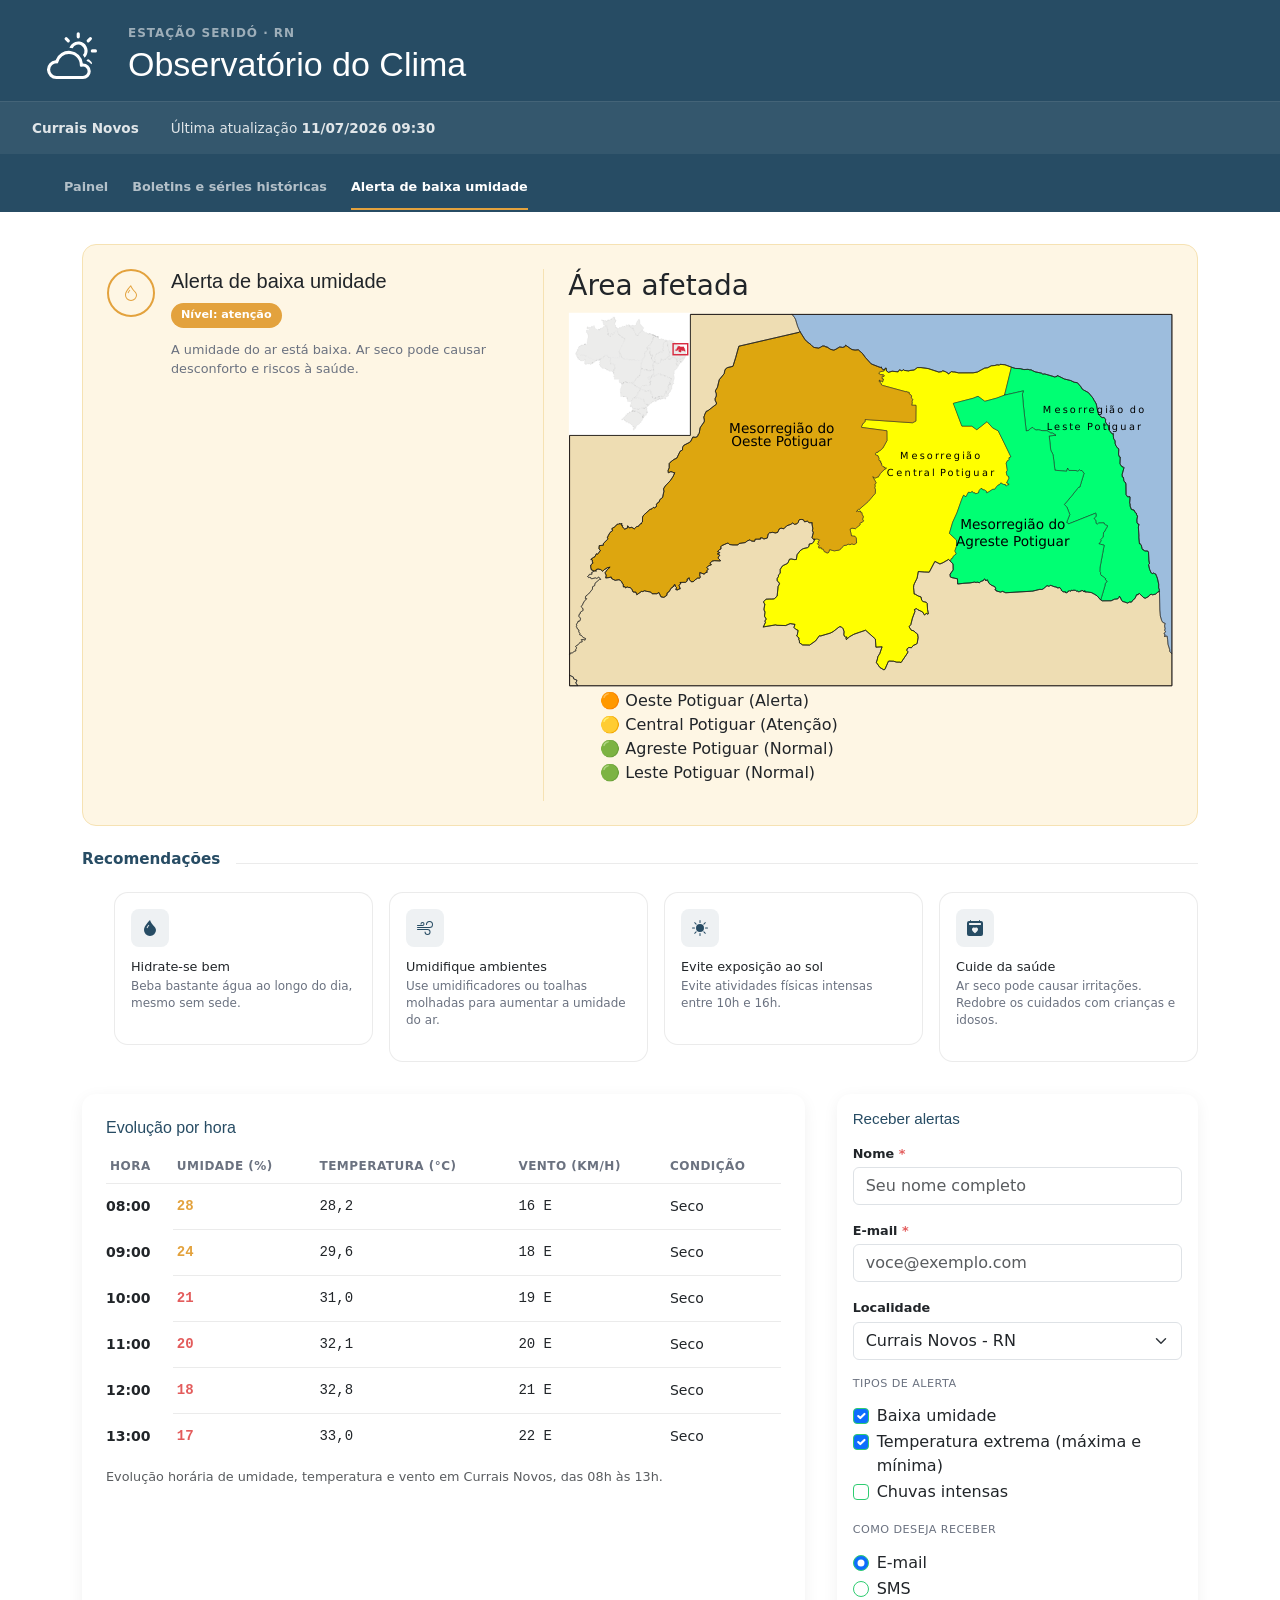
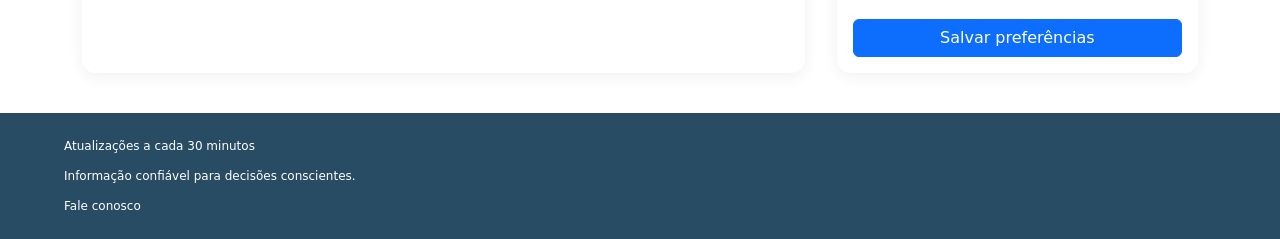
<file: alerta/alertas.html>
<!DOCTYPE html>
<html lang="pt-BR">
<head>
<meta charset="UTF-8">
<meta name="viewport" content="width=device-width, initial-scale=1.0">
<title>Alerta de Baixa Umidade — Observatório do Clima</title>

<link rel="stylesheet" href="../style-base.css">
<link rel="stylesheet" href="style-alerta.css">
<!-- Bootstrap usado no formulário "Receber alertas"  -->
<link href="https://cdn.jsdelivr.net/npm/bootstrap@5.3.3/dist/css/bootstrap.min.css" rel="stylesheet">
</head>

<body>

<header class="cabecalho">
  <div class="marca">
    <div class="selo">
      <svg xmlns="http://www.w3.org/2000/svg" width="80" height="50" fill="currentColor" class="bi bi-cloud-sun" viewBox="0 0 16 16" aria-hidden="true">
        <path d="M7 8a3.5 3.5 0 0 1 3.5 3.555.5.5 0 0 0 .624.492A1.503 1.503 0 0 1 13 13.5a1.5 1.5 0 0 1-1.5 1.5H3a2 2 0 1 1 .1-3.998.5.5 0 0 0 .51-.375A3.5 3.5 0 0 1 7 8m4.473 3a4.5 4.5 0 0 0-8.72-.99A3 3 0 0 0 3 16h8.5a2.5 2.5 0 0 0 0-5z"/>
        <path d="M10.5 1.5a.5.5 0 0 0-1 0v1a.5.5 0 0 0 1 0zm3.743 1.964a.5.5 0 1 0-.707-.707l-.708.707a.5.5 0 0 0 .708.708zm-7.779-.707a.5.5 0 0 0-.707.707l.707.708a.5.5 0 1 0 .708-.708zm1.734 3.374a2 2 0 1 1 3.296 2.198q.3.423.516.898a3 3 0 1 0-4.84-3.225q.529.017 1.028.129m4.484 4.074c.6.215 1.125.59 1.522 1.072a.5.5 0 0 0 .039-.742l-.707-.707a.5.5 0 0 0-.854.377M14.5 6.5a.5.5 0 0 0 0 1h1a.5.5 0 0 0 0-1z"/>
      </svg>
    </div>
    <div>
      <p class="rotulo-superior">Estação Seridó · RN</p>
      <h1 class="titulo-destaque">Observatório do Clima</h1>
    </div>
  </div>
  <div class="linha-meta">
    <div class="item-meta"> <strong>Currais Novos</strong></div>
    <div class="item-meta"> Última atualização <strong>11/07/2026 09:30</strong></div>
  </div>

  <nav class="nav-paginas" aria-label="Navegação principal">
    <ul class="lista-sem-marcador" style="display:flex; flex-wrap:wrap; gap:inherit; margin:0;">
      <li><a href="../index.html">Painel</a></li>
      <li><a href="../boletins/boletins.html">Boletins e séries históricas</a></li>
      <li><a href="alertas.html" class="ativo" aria-current="page">Alerta de baixa umidade</a></li>
    </ul>
  </nav>
</header>

<main class="conteudo">

  <!-- TOPO: DETALHE DO ALERTA + ÁREA AFETADA -->
  <section class="topo-alerta" aria-label="Detalhe do alerta atual" role="status">

    <div class="alerta-detalhe">
      <div class="icone-alerta" aria-hidden="true">
         <svg xmlns="http://www.w3.org/2000/svg" width="16" height="16" fill="currentColor" class="bi bi-droplet" viewBox="0 0 16 16">
          <path fill-rule="evenodd" d="M7.21.8C7.69.295 8 0 8 0q.164.544.371 1.038c.812 1.946 2.073 3.35 3.197 4.6C12.878 7.096 14 8.345 14 10a6 6 0 0 1-12 0C2 6.668 5.58 2.517 7.21.8m.413 1.021A31 31 0 0 0 5.794 3.99c-.726.95-1.436 2.008-1.96 3.07C3.304 8.133 3 9.138 3 10a5 5 0 0 0 10 0c0-1.201-.796-2.157-2.181-3.7l-.03-.032C9.75 5.11 8.5 3.72 7.623 1.82z"/>
         <path fill-rule="evenodd" d="M4.553 7.776c.82-1.641 1.717-2.753 2.093-3.13l.708.708c-.29.29-1.128 1.311-1.907 2.87z"/>
         </svg>
      </div>
      <div>
        <h2 class="titulo-destaque">Alerta de baixa umidade</h2>
        <span class="nivel-selo">Nível: atenção</span>
        <p>A umidade do ar está baixa. Ar seco pode causar desconforto e riscos à saúde.</p>
      </div>
    </div>

    <div class="area-afetada">
      <h3>Área afetada</h3>
     <div class="mapa-wrap">
        <div class="area-affected">
        <svg
   xmlns:dc="http://purl.org/dc/elements/1.1/"
   xmlns:cc="http://creativecommons.org/ns#"
   xmlns:rdf="http://www.w3.org/1999/02/22-rdf-syntax-ns#"
   xmlns:svg="http://www.w3.org/2000/svg"
   xmlns="http://www.w3.org/2000/svg"
   xmlns:sodipodi="http://sodipodi.sourceforge.net/DTD/sodipodi-0.dtd"
   xmlns:inkscape="http://www.inkscape.org/namespaces/inkscape"
   xml:space="preserve"
   width="160mm"
   height="100mm"
   style="shape-rendering:geometricPrecision; text-rendering:geometricPrecision; image-rendering:optimizeQuality; fill-rule:evenodd"
   viewBox="0 0 450000 279400"
   id="svg3746"
   version="1.1"
   inkscape:version="0.48.1 "
   sodipodi:docname="a - Cópia.svg"><metadata
   id="metadata4061"><rdf:RDF><cc:Work
       rdf:about=""><dc:format>image/svg+xml</dc:format><dc:type
         rdf:resource="http://purl.org/dc/dcmitype/StillImage" /><dc:title /></cc:Work></rdf:RDF></metadata><sodipodi:namedview
   pagecolor="#ffffff"
   bordercolor="#666666"
   borderopacity="1"
   objecttolerance="10"
   gridtolerance="10"
   guidetolerance="10"
   inkscape:pageopacity="0"
   inkscape:pageshadow="2"
   inkscape:window-width="1024"
   inkscape:window-height="538"
   id="namedview4059"
   showgrid="false"
   inkscape:zoom="0.44"
   inkscape:cx="714.54785"
   inkscape:cy="541.24847"
   inkscape:window-x="-8"
   inkscape:window-y="-8"
   inkscape:window-maximized="1"
   inkscape:current-layer="svg3746" />
<defs
   id="defs3748">
<style
   type="text/css"
   id="style3750">

.str0 {stroke:#72706F;stroke-width:76;stroke-linecap:round;stroke-linejoin:round}
.str5 {stroke:#C2C1C1;stroke-width:76}
.str2 {stroke:#131516;stroke-width:76;stroke-linecap:round;stroke-linejoin:round}
.str6 {stroke:#D82B40;stroke-width:76}
.str4 {stroke:#1F1A17;stroke-width:353}
.str1 {stroke:#72706F;stroke-width:353;stroke-linecap:round;stroke-linejoin:round}
.str3 {stroke:#131516;stroke-width:353;stroke-linecap:round;stroke-linejoin:round}
.str8 {stroke:#1F1A17;stroke-width:706}
.str7 {stroke:#D82B40;stroke-width:1058}
.fil3 {fill:none}
.fil4 {fill:#FFFFFF}
.fil2 {fill:#9DBDDD}
.fil0 {fill:#EEDDB3}
.fil1 {fill:#F6EAD9}
.fil6 {fill:#D82B40}
.fil5 {fill:#ECECEB}

</style>
</defs>
<g
   id="Terreno">
<path
   id="uf_23"
   class="fil0"
   d="M166726 1622l1767 2210 767 1332 1607 5306 1631 3732 113 57 -525 661 -11751 2711 -10450 2410 -2408 555 -20345 4697 -1281 4591 -1054 3783 -1978 6400 -118 195 -3962 924 -1324 841 -90 69 -653 1268 -443 2338 -3693 4565 -1330 5564 -1608 2791 368 1010 404 1112 -10 1615 -859 1867 -41 409 169 1245 836 1623 -59 946 -376 276 -1005 738 -2019 1579 -2760 2160 -1376 543 -1255 2631 -52 551 -542 1075 463 2269 -137 1283 -2417 3454 -67 93 -597 1026 -638 4100 -725 599 -417 1363 -327 425 -1489 494 -1775 -265 -1656 3385 -1129 794 -3938 1991 -571 893 -357 856 -44 1708 -1831 1062 -2379 5008 -2238 1049 -2719 2102 -717 959 0 33 -16 3028 -802 1926 87 1551 208 286 1631 -815 1343 195 499 527 1221 77 -1329 2824 -29 42 -2057 3076 -3753 3943 -303 514 -939 1595 301 1774 -1014 4640 -2062 1644 -489 1703 -1482 964 -97 65 -435 604 51 1029 -144 841 -1255 857 -954 -373 -1029 1093 -1597 560 -4506 4113 -839 1276 -62 92 -43 3743 -890 774 116 476 -679 56 -1163 1353 -247 486 -1615 376 -1641 1618 -1770 -1163 -1973 394 -293 -386 -879 -1152 -67 1571 -2097 908 -840 -646 -860 -1126 165 -759 -859 -252 301 -1366 -1389 281 -766 -224 -391 445 -973 121 -2137 2024 -1859 1132 563 1504 -1726 1250 -175 126 -1289 2289 -784 1755 509 506 -126 402 -3235 3222 -67 1320 -3030 285 -245 2385 1122 1087 -438 620 -565 1068 -1191 1108 -864 -172 -1004 2104 -995 530 -1307 923 -527 515 828 496 80 1011 64 812 502 304 -1788 1595 -28 1738 522 1919 1497 574 106 406 -232 90 -231 581 -988 276 314 1293 -1772 129 -494 262 -291 975 -833 358 928 848 558 -156 916 144 54 501 394 219 519 103 2549 -656 1031 447 1467 -1000 210 100 1227 1692 -774 -192 -3485 3006 -77 538 -172 1204 -1572 846 -69 1795 -2876 3542 -2027 1494 -447 1752 656 486 403 -327 -2286 2745 110 589 -815 522 -54 792 -1144 1402 1162 1023 442 1716 -2049 1335 -289 1360 -717 340 -214 1384 1186 1396 -28 1147 -556 1076 -1216 133 208 525 -455 162 -1019 1996 366 625 -301 515 -11 17 916 1991 1044 720 -183 1233 885 1344 -198 554 -43 123 97 265 1281 437 1317 1608 1741 640 -380 1263 -1412 -476 -1363 47 -96 110 659 828 100 741 -1613 412 -748 707 -664 1023 -1795 1076 -118 216 854 1103 -229 365 -577 919 209 877 -553 195 -767 270 -1363 1075 -1854 214 18 1096 -237 18 0 -253222 165568 0zm-165568 268551l296 105 2585 1294 193 1299 2338 875 -26 753 -841 1518 679 401 484 1129 594 422 -6302 0 0 -7796z" />
<path
   id="uf_25"
   class="fil0"
   d="M1158 254820l224 -15 -18 -1096 1854 -213 1363 -1075 767 -270 553 -196 -208 -877 576 -918 229 -365 -854 -1104 118 -216 1795 -1075 664 -1024 748 -707 1613 -412 -100 -740 -659 -829 95 -110 1364 -46 1412 475 380 -1262 -1741 -641 -1317 -1607 -1281 -438 -97 -265 43 -123 198 -553 -884 -1345 182 -1232 -1044 -720 -916 -1991 11 -18 301 -515 -366 -624 1019 -1996 455 -163 -208 -524 1217 -134 555 -1075 28 -1147 -1185 -1397 213 -1384 718 -339 288 -1361 2050 -1335 -443 -1715 -1162 -1024 1144 -1402 54 -792 816 -522 -111 -589 2286 -2744 -403 326 -656 -486 447 -1751 2027 -1495 2876 -3541 69 -1796 1572 -846 172 -1204 77 -537 3485 -3007 774 193 -1226 -1692 -211 -101 -1466 1001 -1032 -448 -2549 656 -519 -103 -394 -218 -54 -502 -915 -144 -559 157 -928 -849 833 -357 291 -975 494 -263 1772 -128 -314 -1294 988 -275 231 -581 232 -90 352 -137 1793 -103 -561 -357 566 -715 1289 -252 1656 337 268 74 1427 1238 1317 -1371 1085 -548 1091 -759 2014 -401 -2068 1816 -1626 2284 -20 203 820 1656 -368 2065 2392 -275 1688 -409 92 59 311 1163 2567 1260 2338 -439 584 -47 1047 682 553 463 376 419 270 1021 797 623 170 2155 1147 -250 339 975 1158 -581 553 -28 388 185 437 208 980 -105 165 92 1322 1611 548 1468 139 226 2150 134 622 1898 3771 -2623 658 293 1369 -635 1196 360 208 36 3125 537 970 1179 563 100 3079 -8 1556 -892 1448 3161 1816 411 110 26 404 -62 2068 -1427 304 -1863 1451 -900 1430 -2572 241 -203 798 -321 316 -741 648 -67 265 -1188 671 -114 54 44 157 1191 898 939 -514 1528 846 126 766 72 592 -736 1064 -20 -848 -2609 1376 -1617 -723 -211 82 -348 4054 -84 1219 -931 77 -1595 1479 -810 23 1154 1374 1701 1270 -31 538 -98 988 -1126 33 -24 2084 -1407 1319 55 471 -368 231 -623 -496 -522 33 -2675 3326 1230 653 -1004 1489 -385 -303 -1016 1155 -1402 -1047 -1088 1108 -1325 1302 -455 931 -442 5 -52 -1101 -895 1595 -1684 1862 -309 2588 123 1728 83 -36 -363 -13 -126 -1564 -1585 111 -869 1167 -1353 -1864 -972 1728 -826 -43 -136 -307 -334 -1196 -371 240 -373 1052 -1111 1183 -491 -95 -1700 627 -746 3884 -1723 815 -216 34 -11 1242 1104 2361 298 3665 28 965 -1118 2600 -394 1909 -288 1761 -1335 1320 -442 471 -399 1049 1065 2420 164 428 -1533 1736 -35 2183 -47 -59 -908 1644 6 745 848 2817 -782 592 -2919 962 -921 2312 -375 2124 442 1662 -399 1232 -2600 507 -239 846 -275 2006 434 2183 -2227 3113 -1137 1206 -885 196 -7 1206 918 1692 -268 1042 -1095 658 -1659 337 -458 1181 -155 339 16 1284 190 990 1569 1785 -391 437 3 1101 1078 2384 -3 -193 810 587 3292 -244 1847 635 1355 -923 3722 1021 1374 1105 -172 -1026 2098 -1000 1140 -2194 350 -165 1787 -1085 916 -2881 669 -604 282 -525 245 -1600 1178 -2227 2958 -489 3480 -1420 97 -2392 -468 -1350 245 -1098 2675 -587 522 -139 66 -2865 1379 -679 494 -1484 2361 -26 2922 -1288 1219 -31 1209 -75 113 -782 1188 -149 1801 1266 1114 571 1183 -47 84 -1034 1870 -697 7189 -2096 1968 -229 111 -1908 126 -1384 -16 -2173 98 -414 18 -271 149 -1625 1785 298 1101 677 543 -620 3480 -31 1296 514 339 173 1148 -314 2811 1291 2114 -1055 1507 494 880 -1607 3477 9061 -1504 1129 308 6441 168 3328 -1438 3583 579 -756 2240 1201 1309 1875 928 -576 3156 -504 978 1846 1512 -378 820 607 1302 31 1474 2405 1589 5144 85 4504 -3161 2698 -3752 1070 113 5229 -1541 1872 -553 2125 -1096 823 -643 3752 -2929 1438 -49 1443 1489 682 2202 -175 1996 432 1365 589 551 1394 128 -754 955 229 841 2323 -2094 3192 -1813 134 -77 4081 -1428 4571 -1548 7297 6559 383 6052 4599 -276 -1734 5049 -1453 2326 -303 1777 -762 2320 77 293 2547 3621 2991 1752 628 -278 195 -283 2472 -5658 270 -309 3668 136 187 54 2079 607 2448 24 790 329 4902 -7266 134 -962 -787 -988 435 -1191 1129 -846 1931 157 1526 -1790 2183 -849 589 -766 661 -4152 -365 -2508 -928 -725 -1155 -872 -65 -123 -486 -633 -666 -260 -121 -28 -1239 -283 -1590 -2392 36 -396 1175 -1433 1217 -4869 1842 -4861 -54 -208 -327 -1245 1258 -615 684 124 694 707 3344 1513 1518 2340 1309 -1193 1301 594 278 -399 -620 -3030 -262 -4606 -677 -793 -1090 -339 -1245 -252 -49 -10 -1036 -949 -500 -2477 -2086 -708 -2201 -1301 -774 -144 -268 -2565 -229 -2183 106 -1582 512 -1417 2026 -4087 299 -1641 596 -3272 4517 345 3626 134 4188 -7997 3742 1875 2189 -887 56 -23 4198 -2426 1433 1415 1813 1790 100 1006 54 3323 -123 368 -1785 2566 -288 417 -129 512 247 1443 85 265 1132 399 1800 424 2274 473 162 3858 3588 -404 1047 -118 4501 -270 3315 -610 1363 324 515 -344 1890 435 957 -865 551 -192 218 -78 1150 -401 787 -1247 856 612 -123 522 766 26 643 -569 1230 2572 1703 1412 2744 1263 579 1181 -533 895 648 206 234 763 3247 919 1453 -533 2466 1014 10672 -638 8567 -512 774 -46 26 -3 5311 -1332 1150 115 448 -87 450 -136 877 -551 2438 -2091 1245 445 725 -141 255 -268 201 -208 336 -57 2529 985 1934 363 396 602 1957 -234 939 1291 54 648 1209 1014 13 10 87 141 1914 42 -72 504 676 118 227 -41 473 -152 141 -87 602 -998 695 128 329 -357 507 365 761 -437 216 -376 885 381 633 -296 1281 116 658 640 445 -373 921 697 818 95 470 -432 1042 -54 471 -669 54 6 1525 1149 471 -871 123 974 2065 108 1904 242 612 77 427 147 2230 1206 1793 1068 2723 3112 1230 671 6584 -54 2500 -1155 2444 -262 908 -1157 10 -34 180 -605 556 253 1172 2698 1024 969 643 24 2775 967 1500 -782 1373 116 1533 -1979 1081 -696 1280 -2897 1037 85 237 -666 717 -290 3326 3160 1103 368 2434 -1250 987 -1358 1142 -288 900 358 2230 -543 1451 -1309 1013 -576 170 334 244 484 235 12970 377 4342 960 3341 805 1440 1877 839 -416 1227 69 1389 255 1211 -322 1273 646 952 -1162 1585 691 395 -51 1395 -427 244 1739 -229 416 -15 350 2636 262 3380 1281 4094 -5 1201 1664 1930 0 23714 -441889 0 -676 -481 -484 -1129 -679 -401 841 -1518 26 -754 -2338 -874 -193 -1299 -2585 -1294 -270 -95 0 -15304z" />
<path
   id="uf_24"
   class="fil1"
   d="M17241 183837l527 -515 1307 -923 995 -530 1004 -2104 864 173 1191 -1109 565 -1067 438 -620 -1122 -1088 245 -2384 3030 -286 67 -1319 3235 -3223 126 -401 -509 -507 784 -1754 1289 -2289 175 -126 1726 -1250 -563 -1505 1859 -1132 2137 -2024 973 -121 391 -445 766 224 1389 -281 -301 1366 859 252 -165 759 860 1127 840 645 2097 -908 67 -1571 879 1152 293 386 1973 -394 1770 1163 1641 -1618 1615 -375 247 -486 1163 -1353 679 -57 -116 -476 890 -774 43 -3742 62 -93 839 -1276 4506 -4112 1597 -561 1029 -1093 954 373 1255 -857 144 -841 -51 -1029 435 -604 97 -64 1482 -965 489 -1703 2062 -1643 1014 -4640 -301 -1775 939 -1594 303 -515 3753 -3943 2057 -3076 29 -41 1329 -2825 -1221 -77 -499 -527 -1343 -195 -1631 815 -208 -285 -87 -1552 802 -1926 16 -3027 0 -34 717 -959 2719 -2101 2238 -1050 2379 -5008 1831 -1062 44 -1708 357 -856 571 -893 3938 -1991 1129 -794 1656 -3385 1775 265 1489 -494 327 -424 417 -1363 725 -600 638 -4100 597 -1026 67 -93 2417 -3454 137 -1283 -463 -2269 542 -1075 52 -550 1255 -2632 1376 -542 2760 -2161 2019 -1579 1005 -738 376 -275 59 -947 -836 -1623 -169 -1245 41 -409 859 -1867 10 -1615 -404 -1111 -368 -1011 1608 -2791 1330 -5563 3693 -4566 443 -2338 653 -1268 90 -69 1324 -841 3962 -923 118 -196 1978 -6399 1054 -3784 1281 -4591 20345 -4696 2408 -556 10450 -2410 11751 -2711 525 -661 1052 1821 2508 3982 1307 1532 3400 2593 1677 1777 993 317 2945 409 1532 -697 1269 -808 1355 -67 1698 895 131 -329 2917 1942 2193 556 1042 -253 3578 -2080 2124 334 1070 -316 854 -448 260 -913 4789 3285 2384 365 2310 -221 3105 2693 2189 3032 4333 4787 4494 1782 2194 828 1129 -149 -334 527 1455 1299 1245 -241 445 -934 522 -21 214 2125 1476 1062 2729 -805 4432 427 1044 -1518 1494 692 715 -167 561 -658 916 597 3439 442 478 -371 3249 -349 2469 -1809 2641 -25 5358 728 3711 1219 4272 1402 2246 -376 651 -610 2060 708 2073 1286 118 417 2181 -1760 1500 273 398 -101 3501 759 10772 -41 3207 -574 2943 -1653 2451 -1281 2304 -298 2580 -1407 2737 -229 1525 -520 1836 219 476 -564 3624 301 4833 1796 3007 964 3524 124 2757 722 3066 -200 1401 442 790 -144 1204 705 1880 861 4673 960 1096 777 1286 -175 6052 1762 1212 476 933 -170 1016 -183 209 -746 5337 2642 4629 1124 2577 1268 2436 378 2755 3194 597 1309 1303 916 3655 2006 3406 4139 517 1288 468 600 1363 2376 1111 5947 643 1674 1690 2045 1590 615 568 -486 1299 1712 -85 1935 1451 2163 604 95 533 3825 787 573 1052 1664 835 419 564 -246 67 2299 244 1700 455 574 597 1005 -8 1718 568 1729 1400 1973 522 226 208 856 -146 3331 478 1806 800 319 -201 4761 340 859 1196 1697 877 11 558 630 -1363 4967 165 1957 807 252 319 2544 885 1340 332 -6 296 1050 118 7842 1000 1590 530 247 615 -494 810 424 -54 1649 -280 2989 386 555 12 1605 921 2500 2027 527 828 1806 934 584 2 764 798 1360 -510 2868 175 2176 623 836 810 77 -478 2161 409 6520 -78 905 492 5000 368 -344 370 684 561 591 630 2583 699 1183 600 -93 753 731 2166 41 579 988 275 5874 483 2624 -743 692 810 3505 926 2125 491 710 713 265 494 -448 980 442 867 294 1252 3047 1029 4497 -34 2962 440 831 72 2006 -123 116 -170 -334 -1013 576 -1451 1309 -2230 543 -900 -358 -1142 288 -988 1358 -2433 1250 -1103 -367 -3326 -3161 -718 290 -236 666 -1037 -84 -1281 2896 -1080 697 -1533 1978 -1373 -116 -1500 782 -2775 -967 -643 -24 -1024 -969 -1173 -2698 -555 -252 -180 604 -11 34 -908 1157 -2443 262 -2500 1155 -6585 54 -1229 -671 -2724 -3112 -1793 -1068 -2229 -1206 -427 -147 -613 -77 -1903 -242 -2065 -107 -124 -975 -470 871 -1526 -1149 -54 -5 -470 669 -1042 53 -471 432 -818 -95 -920 -697 -445 373 -659 -640 -1281 -116 -632 296 -885 -381 -216 376 -762 437 -506 -365 -329 357 -695 -128 -602 998 -141 87 -474 152 -226 41 -676 -118 72 -504 -1914 -41 -87 -142 -13 -10 -1209 -1014 -54 -648 -939 -1291 -1957 234 -396 -602 -1935 -362 -2528 -986 -337 57 -200 208 -255 268 -725 141 -1245 -445 -2438 2092 -878 550 -450 136 -447 88 -1150 -116 -5311 1332 -26 3 -774 46 -8568 512 -10671 638 -2467 -1014 -1453 533 -3246 -918 -234 -764 -648 -206 532 -895 -578 -1181 -2745 -1263 -1702 -1412 -1230 -2572 -643 569 -766 -26 123 -522 -856 -612 -787 1247 -1150 401 -219 78 -550 193 -957 864 -1890 -435 -515 345 -1363 -324 -3315 609 -4501 270 -1047 118 -3588 404 -162 -3858 -2274 -473 -1801 -424 -1131 -399 -85 -265 -247 -1443 129 -512 288 -416 1785 -2567 123 -368 -54 -3323 -100 -1006 -1813 -1790 -1433 -1415 -4198 2426 -56 23 -2189 887 -3742 -1875 -4188 7997 -3626 -134 -4517 -344 -597 3271 -298 1641 -2027 4087 -512 1417 -105 1582 229 2184 267 2564 775 144 2201 1301 2086 708 499 2477 1037 949 49 10 1244 252 1091 340 676 792 263 4607 620 3029 -278 399 -1302 -594 -1309 1193 -1517 -2340 -3344 -1513 -694 -707 -685 -123 -1257 614 326 1245 54 209 -1841 4861 -1217 4869 -1175 1432 -36 396 1589 2392 1240 283 121 28 666 260 486 633 64 123 1155 872 929 726 365 2507 -661 4152 -589 766 -2183 849 -1526 1790 -1932 -157 -1129 846 -434 1191 787 988 -134 962 -4902 7266 -790 -329 -2448 -23 -2079 -607 -187 -54 -3668 -137 -270 309 -2472 5658 -196 283 -627 278 -2992 -1751 -2546 -3622 -77 -293 761 -2320 304 -1777 1453 -2325 1734 -5049 -4599 275 -383 -6052 -7297 -6559 -4571 1548 -4082 1428 -134 77 -3192 1813 -2322 2094 -229 -841 754 -954 -1394 -129 -589 -550 -432 -1366 175 -1996 -682 -2202 -1443 -1489 -1438 49 -3752 2930 -823 642 -2125 1096 -1872 553 -5229 1541 -1071 -113 -2698 3752 -4503 3161 -5144 -84 -2405 -1590 -31 -1474 -607 -1301 378 -821 -1847 -1512 504 -977 577 -3156 -1876 -929 -1201 -1309 756 -2240 -3582 -579 -3329 1438 -6440 -168 -1129 -308 -9061 1505 1607 -3478 -494 -879 1055 -1508 -1291 -2114 313 -2811 -172 -1147 -514 -340 31 -1296 619 -3480 -676 -543 -298 -1101 1625 -1785 270 -149 414 -18 2174 -98 1383 16 1909 -126 229 -111 2096 -1967 697 -7189 1034 -1870 46 -85 -571 -1183 -1265 -1114 149 -1800 782 -1189 75 -113 30 -1209 1289 -1219 26 -2922 1484 -2361 679 -494 2865 -1378 139 -67 586 -522 1099 -2675 1350 -244 2392 468 1420 -98 489 -3480 2227 -2958 1600 -1178 525 -244 604 -283 2881 -669 1085 -916 164 -1787 2194 -350 1001 -1140 1026 -2098 -1106 172 -1021 -1374 924 -3721 -636 -1356 245 -1846 -587 -3293 193 -810 -2384 3 -1101 -1078 -437 -3 -1785 391 -990 -1569 -1284 -190 -340 -15 -1180 154 -337 458 -658 1659 -1042 1095 -1692 268 -1207 -918 -195 8 -1207 884 -3112 1137 -2183 2228 -2007 -435 -846 275 -507 239 -1232 2600 -1661 399 -2125 -442 -2312 375 -962 921 -591 2919 -2817 782 -746 -848 -1643 -6 59 908 -2184 47 -1736 36 -427 1533 -2420 -165 -1049 -1065 -471 399 -1320 442 -1761 1335 -1909 288 -2600 394 -965 1119 -3665 -29 -2361 -298 -1242 -1103 -34 10 -815 216 -3884 1723 -628 746 95 1700 -1183 491 -1051 1111 -240 374 1196 370 306 334 44 137 -1728 825 1864 972 -1167 1353 -111 870 1564 1584 13 126 36 363 -1729 -82 -2587 -124 -1862 309 -1595 1684 1101 895 -5 52 -931 442 -1302 455 -1108 1325 1047 1088 -1156 1402 304 1016 -1489 386 -654 1003 -3325 -1230 -34 2675 497 522 -232 623 -470 368 -1320 -54 -2083 1406 -34 24 -987 1126 -538 98 -1271 31 -1373 -1700 -23 -1155 -1479 810 -77 1595 -1219 931 -4054 85 -82 347 723 211 -1376 1618 848 2608 -1064 20 -592 736 -767 -72 -846 -126 515 -1528 -898 -939 -157 -1191 -54 -43 -671 113 -265 1188 -648 67 -317 741 -797 321 -242 203 -1430 2572 -1450 901 -304 1862 -2068 1427 -404 62 -110 -26 -1816 -411 -1448 -3161 -1556 892 -3079 8 -563 -100 -970 -1178 -3125 -538 -208 -36 -1196 -360 -1369 635 -658 -293 -3771 2624 -622 -1899 -2151 -133 -138 -227 -548 -1468 -1322 -1610 -165 -93 -980 106 -437 -209 -389 -185 -552 28 -1158 582 -339 -975 -1148 249 -169 -2155 -798 -623 -270 -1021 -375 -419 -553 -463 -1047 -682 -584 47 -2338 440 -2567 -1261 -311 -1162 -93 -60 -1687 409 -2392 276 368 -2066 -821 -1656 21 -203 1626 -2284 2067 -1816 -2013 401 -1091 759 -1085 548 -1317 1371 -1428 -1237 -267 -75 -1657 -337 -1288 252 -566 715 561 358 -1793 102 -353 137 -105 -407 -1497 -573 -522 -1919 28 -1739 1788 -1594 -502 -304 -64 -813 -80 -1010 -828 -497 5 -28z" />
<path
   class="fil2"
   d="M166726 1622l282679 0 0 252633 -1664 -1930 5 -1201 -1281 -4094 -262 -3380 -350 -2636 -416 15 -1739 229 427 -244 51 -1395 -691 -395 1162 -1585 -646 -952 322 -1273 -255 -1211 -69 -1389 416 -1227 -1877 -839 -805 -1440 -960 -3341 -377 -4342 -235 -12970 -227 -451 114 -108 -72 -2006 -440 -831 34 -2962 -1029 -4497 -1252 -3047 -867 -294 -980 -442 -494 448 -713 -265 -491 -710 -926 -2125 -810 -3505 743 -692 -483 -2624 -275 -5874 -579 -988 -2166 -41 -753 -731 -600 93 -699 -1183 -630 -2583 -561 -591 -370 -684 -368 344 -492 -5000 78 -905 -409 -6520 478 -2161 -810 -77 -623 -836 -175 -2176 510 -2868 -798 -1360 -2 -764 -934 -584 -828 -1806 -2027 -527 -921 -2500 -12 -1605 -386 -555 280 -2989 54 -1649 -810 -424 -615 494 -530 -247 -1000 -1590 -118 -7842 -296 -1050 -332 6 -885 -1340 -319 -2544 -807 -252 -165 -1957 1363 -4967 -558 -630 -877 -11 -1196 -1697 -340 -859 201 -4761 -800 -319 -478 -1806 146 -3331 -208 -856 -522 -226 -1400 -1973 -568 -1729 8 -1718 -597 -1005 -455 -574 -244 -1700 -67 -2299 -564 246 -835 -419 -1052 -1664 -787 -573 -533 -3825 -604 -95 -1451 -2163 85 -1935 -1299 -1712 -568 486 -1590 -615 -1690 -2045 -643 -1674 -1111 -5947 -1363 -2376 -468 -600 -517 -1288 -3406 -4139 -3655 -2006 -1303 -916 -597 -1309 -2755 -3194 -2436 -378 -2577 -1268 -4629 -1124 -5337 -2642 -209 746 -1016 183 -933 170 -1212 -476 -6052 -1762 -1286 175 -1096 -777 -4673 -960 -1880 -861 -1204 -705 -790 144 -1401 -442 -3066 200 -2757 -722 -3524 -124 -3007 -964 -4833 -1796 -3624 -301 -476 564 -1836 -219 -1525 520 -2737 229 -2580 1407 -2304 298 -2451 1281 -2943 1653 -3207 574 -10772 41 -3501 -759 -398 101 -1500 -273 -2181 1760 -118 -417 -2073 -1286 -2060 -708 -651 610 -2246 376 -4272 -1402 -3711 -1219 -5358 -728 -2641 25 -2469 1809 -3249 349 -478 371 -3439 -442 -916 -597 -561 658 -715 167 -1494 -692 -1044 1518 -4432 -427 -2729 805 -1476 -1062 -214 -2125 -522 21 -445 934 -1245 241 -1455 -1299 334 -527 -1129 149 -2194 -828 -4494 -1782 -4333 -4787 -2189 -3032 -3105 -2693 -2310 221 -2384 -365 -4789 -3285 -260 913 -854 448 -1070 316 -2124 -334 -3578 2080 -1042 253 -2193 -556 -2917 -1942 -131 329 -1698 -895 -1355 67 -1269 808 -1532 697 -2945 -409 -993 -317 -1677 -1777 -3400 -2593 -1307 -1532 -2508 -3982 -1052 -1821 -4 6 -109 -55 -1631 -3732 -1607 -5306 -767 -1332 -1767 -2210z"
   id="path3756" />
</g>
<g
   id="Divisï¿½es dos vizinhos">


<path
   id="micro_230731"
   class="fil3 str0"
   d="M1158 270160l278 98 2585 1294 193 1298 2338 875 -26 754 -841 1517 679 401 483 1129 623 443 -6312 0 0 -7809z" />


<path
   id="meso_2307"
   class="fil3 str1"
   d="M1158 270168l291 103 2585 1293 193 1299 2338 875 -26 753 -841 1518 679 401 484 1129 604 430 -6307 0 0 -7801z" />



</g>
<g
   id="Destaque">
</g>
<g
   id="Municï¿½pios">

<path
   id="mun_2403400"
   class="fil3 str0"
   d="M230239 258127l303 -1777 1453 -2325 1734 -5049 489 -2318 1517 -51 1245 1687 872 348 2202 -1909 468 170 223 718 1179 223 995 -1093 1834 75 1242 -1477 990 -581 646 -80 1193 695 3094 62 636 1646 -347 635 527 1142 913 622 -1129 847 -435 1191 787 987 -134 962 -4902 7266 -790 -329 -2448 -23 -2078 -607 -3856 -193 -2742 5967 -823 561 -2991 -1752 -2546 -3621 -78 -293 762 -2321 -5 -5z" />
</g>
<g
   id="Microrregiï¿½es">

</g>
<g
   id="Mesorregiï¿½es">
<path
   id="meso_2402"
   class="fil3 str3"
   d="M145355 234180l1608 -3478 -494 -879 1054 -1508 -1291 -2114 314 -2811 -172 -1147 -515 -340 31 -1296 620 -3480 -676 -543 -299 -1100 1626 -1786 270 -149 414 -18 2173 -98 1384 16 1908 -126 230 -111 2096 -1967 697 -7189 1034 -1870 46 -85 -571 -1183 -1266 -1114 150 -1800 782 -1188 74 -114 31 -1209 1288 -1219 26 -2922 1484 -2361 680 -494 2865 -1378 139 -67 586 -522 1098 -2675 1351 -244 2392 468 1419 -98 489 -3480 2228 -2958 1599 -1178 525 -244 605 -283 2880 -669 1085 -915 165 -1788 2194 -350 1001 -1139 1026 -2099 1584 -188 1960 707 -1211 1518 447 656 -882 645 1351 1358 -397 448 75 1412 1800 -262 52 849 1399 269 895 1917 1301 331 446 669 1352 -370 836 -2256 2017 666 1448 301 3542 -563 1440 -1016 2021 -2408 1904 -198 1319 -753 739 -3 604 476 1512 -807 1194 571 838 -181 1425 -959 -239 -3667 -898 -1289 -2646 -268 -1122 -5041 1510 -810 2554 453 841 -826 2626 -2099 -195 -857 424 -604 1451 -491 859 -944 -772 -1281 666 -1749 -990 -1888 -152 -1131 -342 -353 -522 93 -280 -1029 -1340 489 -219 -409 -710 -67 -517 409 -172 -258 1790 -1677 283 379 6790 -5942 5214 -6101 149 -2834 -607 -1237 399 -1209 -311 -1497 704 -445 242 -746 -2469 -4434 1602 990 1006 -69 728 -785 676 314 1608 -2688 2459 -2569 2117 -1487 -1413 -167 -48 -636 -1171 -360 -776 -846 -337 -1908 -597 -126 72 -1284 -998 -208 -391 -857 159 -741 -745 -2108 -1112 -350 -696 -368 25 -1224 592 -602 1191 -72 470 -831 1047 -432 2076 -1837 3079 -5576 -80 -7299 -18820 -2516 13 -995 1288 -2315 968 -579 398 -784 -38 -1196 35206 2407 2549 -1237 100 -11752 -3199 -43 419 -2410 -237 -551 630 -1360 -1216 -1199 357 -1312 -826 -1121 -1129 -700 191 -800 -1237 -362 -482 206 -377 -620 -461 195 -17536 -4779 -525 -316 -360 -1217 -1407 -1157 -87 -936 650 -322 286 1029 777 -247 851 684 718 -2158 -1068 -272 16 -1708 455 -319 823 429 355 -532 -486 -774 -2269 -188 -1224 -723 -123 -548 846 -738 3197 -795 532 -1103 445 -934 522 -20 214 2124 1476 1062 2729 -805 4432 427 1044 -1517 1494 692 715 -167 561 -659 916 597 3439 442 478 -370 3249 -350 2469 -1808 2641 -26 5358 728 3711 1219 4272 1402 2246 -376 651 -609 2060 707 2073 1286 118 417 2181 -1759 1500 272 398 -100 3501 759 10772 -41 3207 -574 2943 -1654 2451 -1281 2304 -298 2580 -1407 2737 -229 1525 -519 1836 218 476 -563 3624 301 4833 1795 -5141 20839 -5831 2194 -8830 2400 -5059 -3755 -3653 1481 -14534 3781 6162 16911 7413 28 3678 2660 7642 -6021 4133 4622 4172 2217 4159 8429 5342 10998 -1453 617 100 1335 -538 648 -630 183 -1039 1797 872 5399 -810 1281 175 844 262 1391 720 913 551 129 308 1327 -1713 3472 1526 646 -18 849 -893 123 -959 669 -473 -257 -116 -746 -1652 -185 -843 -484 -918 -623 -867 1261 -1263 486 -864 856 -1490 2148 -1525 34 -4316 2721 -470 -319 277 -761 -1643 -1112 -1209 -121 -373 -684 -1029 -360 -1257 1420 -625 1973 -2292 573 -368 -735 -1091 188 -262 -350 -501 -792 -1361 751 -1651 -152 -1726 3333 -1880 -1100 -1325 3070 -3585 10098 -3110 6778 -2443 8354 764 794 4549 4198 -95 4776 -1008 2909 33 849 859 1749 -2340 1914 -370 1327 -1086 412 -499 1942 -1432 -1415 -4198 2425 -57 23 -2188 888 -3743 -1875 -4187 7996 -3627 -133 -4516 -345 -597 3271 -298 1641 -2027 4087 -512 1418 -105 1581 229 2184 267 2564 774 145 2202 1301 2086 707 499 2477 1036 949 49 11 1245 252 1091 339 676 792 262 4607 620 3030 -277 398 -1302 -594 -1309 1194 -1517 -2341 -3344 -1512 -695 -708 -684 -123 -1258 615 327 1245 54 208 -1842 4861 -1216 4869 -1176 1433 -35 396 1589 2392 1240 283 120 28 667 260 486 633 64 123 1155 872 928 725 366 2508 -661 4151 -589 767 -2184 848 -1525 1791 -1932 -157 -1129 846 -434 1191 786 987 -133 962 -4903 7266 -789 -329 -2449 -23 -2078 -607 -188 -54 -3668 -136 -270 308 -2471 5659 -196 283 -627 277 -2992 -1751 -2546 -3622 -77 -293 761 -2320 304 -1777 1453 -2325 1734 -5049 -4599 275 -384 -6052 -7297 -6558 -4570 1548 -4082 1427 -134 77 -3192 1814 -2322 2093 -229 -841 753 -954 -1394 -129 -589 -550 -432 -1366 175 -1996 -681 -2201 -1443 -1489 -1438 48 -3753 2930 -823 643 -2124 1096 -1873 553 -5229 1540 -1070 -113 -2698 3753 -4503 3161 -5145 -85 -2405 -1590 -30 -1474 -607 -1301 378 -820 -1847 -1513 504 -977 576 -3156 -1875 -928 -1201 -1310 756 -2240 -3583 -579 -3328 1438 -6440 -167 -1129 -309 -9062 1505 -23 -10z"
   style="fill:#ffff00" />
<path
   id="meso_2401"
   class="fil3 str3"
   d="M17241 183837l527 -515 1307 -923 995 -530 1004 -2104 864 173 1191 -1109 565 -1067 438 -620 -1122 -1088 245 -2384 3030 -286 67 -1319 3235 -3223 126 -401 -509 -507 784 -1754 1289 -2289 175 -126 1726 -1250 -563 -1505 1859 -1132 2137 -2024 973 -121 391 -445 766 224 1389 -281 -301 1366 859 252 -165 759 860 1127 840 645 2097 -908 67 -1571 879 1152 293 386 1973 -394 1770 1163 1641 -1618 1615 -375 247 -486 1163 -1353 679 -57 -116 -476 890 -774 43 -3742 62 -93 839 -1276 4506 -4112 1597 -561 1029 -1093 954 373 1255 -857 144 -841 -51 -1029 435 -604 97 -64 1482 -965 489 -1703 2062 -1643 1014 -4640 -301 -1775 939 -1594 303 -515 3753 -3943 2057 -3076 29 -41 1329 -2825 -1221 -77 -499 -527 -1343 -195 -1631 815 -208 -285 -87 -1552 802 -1926 16 -3027 0 -34 717 -959 2719 -2101 2238 -1050 2379 -5008 1831 -1062 44 -1708 357 -856 571 -893 3938 -1991 1129 -794 1656 -3385 1775 265 1489 -494 327 -424 417 -1363 725 -600 638 -4100 597 -1026 67 -93 2417 -3454 137 -1283 -463 -2269 542 -1075 52 -550 1255 -2632 1376 -542 2760 -2161 2019 -1579 1005 -738 376 -275 59 -947 -836 -1623 -169 -1245 41 -409 859 -1867 10 -1615 -404 -1111 -368 -1011 1608 -2791 1330 -5563 3693 -4566 443 -2338 653 -1268 90 -69 1324 -841 3962 -923 118 -196 1978 -6399 1054 -3784 1281 -4591 20345 -4696 2408 -556 10450 -2410 11751 -2711 525 -661 1052 1821 2508 3982 1307 1532 3400 2593 1677 1777 993 317 2945 409 1532 -697 1269 -808 1355 -67 1698 895 131 -329 2917 1942 2193 556 1042 -253 3578 -2080 2124 334 1070 -316 854 -448 260 -913 4789 3285 2384 365 2310 -221 3105 2693 2189 3032 4333 4787 4494 1782 2194 828 1129 -149 -334 527 1455 1299 1245 -241 -532 1103 -3197 795 -846 738 123 548 1224 723 2269 187 486 774 -355 533 -823 -430 -455 319 -16 1708 1068 273 -718 2157 -851 -684 -777 247 -286 -1029 -650 322 87 936 1407 1158 360 1216 525 317 17536 4779 461 -196 377 620 482 -206 1237 363 -191 800 1129 699 826 1122 -357 1311 1216 1199 -630 1361 237 550 -419 2410 3199 44 -100 11751 -2549 1238 -35206 -2408 38 1196 -398 785 -968 578 -1288 2315 -13 996 18820 2515 80 7300 -3079 5576 -2076 1836 -1047 432 -470 831 -1191 72 -592 602 -25 1224 696 368 1112 350 745 2109 -159 741 391 856 998 209 -72 1283 597 126 337 1908 776 847 1171 360 48 635 1413 167 -2117 1487 -2459 2569 -1608 2688 -676 -314 -728 785 -1006 69 -1602 -990 2469 4434 -242 746 -704 445 311 1497 -399 1209 607 1237 -149 2835 -5214 6101 -6790 5941 -283 -378 -1790 1677 172 257 517 -409 710 67 219 409 1340 -489 280 1029 522 -92 342 352 152 1131 990 1889 -666 1749 772 1280 -859 944 -1451 491 -424 605 195 856 -2626 2099 -841 826 -2554 -453 -1510 810 1122 5042 2646 267 898 1289 239 3668 -1425 959 -838 180 -1194 -571 -1512 808 -604 -476 -739 2 -1319 754 -1904 198 -2021 2407 -1440 1016 -3542 564 -1448 -301 -2017 -667 -836 2256 -1352 370 -446 -668 -1301 -332 -895 -1916 -1399 -270 -52 -849 -1800 262 -75 -1412 397 -447 -1351 -1358 882 -646 -447 -656 1211 -1517 -1960 -708 -1584 188 -1106 173 -1021 -1374 923 -3722 -635 -1355 244 -1847 -586 -3292 193 -810 -2385 2 -1100 -1077 -438 -3 -1785 391 -990 -1569 -1283 -190 -340 -16 -1181 155 -336 457 -659 1659 -1041 1096 -1693 268 -1206 -919 -196 8 -1206 885 -3112 1137 -2184 2227 -2006 -435 -846 276 -507 239 -1232 2600 -1661 399 -2125 -443 -2312 376 -962 921 -592 2919 -2816 782 -746 -849 -1644 -5 60 908 -2184 46 -1736 36 -427 1533 -2421 -164 -1049 -1065 -471 398 -1319 443 -1762 1335 -1908 288 -2601 393 -964 1119 -3666 -28 -2361 -299 -1242 -1103 -33 10 -816 216 -3884 1724 -627 746 95 1700 -1183 491 -1052 1111 -239 373 1196 371 306 334 44 136 -1729 826 1865 972 -1168 1353 -110 869 1563 1585 13 126 36 362 -1728 -82 -2588 -123 -1862 308 -1595 1685 1101 895 -5 51 -931 443 -1301 455 -1109 1325 1047 1088 -1155 1402 304 1015 -1490 386 -653 1003 -3326 -1229 -33 2675 496 522 -231 622 -471 368 -1319 -54 -2084 1407 -33 23 -988 1127 -537 98 -1271 30 -1373 -1700 -23 -1155 -1480 811 -77 1594 -1219 931 -4053 85 -83 347 723 211 -1376 1618 849 2608 -1065 21 -591 735 -767 -71 -846 -127 514 -1528 -897 -938 -157 -1191 -54 -44 -672 113 -265 1189 -648 66 -316 741 -798 322 -241 203 -1430 2572 -1451 900 -303 1862 -2068 1428 -404 61 -111 -25 -1816 -412 -1448 -3161 -1556 893 -3079 8 -563 -101 -970 -1178 -3124 -537 -209 -36 -1196 -360 -1368 635 -659 -293 -3770 2623 -623 -1898 -2150 -134 -139 -226 -548 -1469 -1322 -1610 -164 -92 -980 105 -438 -208 -388 -186 -553 29 -1157 581 -340 -975 -1147 250 -170 -2156 -797 -622 -270 -1021 -376 -419 -553 -464 -1046 -681 -584 46 -2338 440 -2567 -1260 -311 -1163 -93 -59 -1687 409 -2392 275 367 -2065 -820 -1657 20 -203 1626 -2284 2068 -1816 -2014 402 -1091 758 -1085 548 -1317 1371 -1427 -1237 -268 -75 -1656 -337 -1289 253 -565 715 560 357 -1793 103 -352 136 -105 -406 -1497 -574 -523 -1918 29 -1739 1787 -1595 -501 -303 -64 -813 -80 -1011 -828 -496 2 -13z"
   style="fill:#dda60f" />
<path
   id="meso_2404"
   class="fil3 str3"
   d="M324846 61708l5142 -20839 3006 965 3524 123 2757 723 3066 -201 1402 443 789 -144 1204 704 1880 862 4674 959 1095 777 1287 -175 6052 1762 1211 476 934 -170 1016 -182 208 -746 5337 2641 4630 1124 2577 1268 2435 378 2755 3195 597 1309 1304 916 3655 2006 3405 4138 517 1289 468 599 1364 2377 1111 5946 643 1675 1689 2044 1590 615 568 -486 1299 1713 -84 1934 1450 2163 605 96 532 3824 787 574 1052 1664 836 419 563 -247 67 2300 244 1700 456 573 596 1006 -7 1718 568 1728 1399 1973 522 227 209 856 -147 3331 478 1806 800 318 -200 4761 339 859 1196 1698 877 10 559 630 -1364 4967 165 1957 808 252 318 2544 885 1340 332 -5 296 1049 118 7843 1001 1589 530 247 614 -494 811 425 -55 1648 -280 2989 386 556 13 1605 921 2500 2026 527 829 1805 933 584 3 764 797 1361 -509 2868 175 2176 622 836 810 77 -478 2160 409 6520 -77 906 491 5000 368 -345 370 685 561 591 630 2582 700 1183 599 -92 754 730 2165 42 579 987 275 5875 484 2623 -744 692 811 3506 926 2124 491 710 712 265 494 -447 980 442 867 293 1252 3048 1029 4496 -33 2963 440 831 72 2006 -124 116 -170 -335 -1013 577 -1450 1309 -2231 542 -900 -357 -1142 288 -987 1358 -2434 1250 -1103 -368 -3326 -3161 -717 291 -237 666 -1037 -85 -1280 2896 -1081 697 -1532 1978 -1374 -116 -1499 782 -2776 -967 -643 -23 -1024 -970 -1172 -2698 -556 -252 -180 605 -10 33 -908 1158 -2444 262 -2500 1155 -6584 54 -1230 -671 1546 -5068 1605 -5357 193 -1551 1451 -2050 -1343 -980 252 -867 -3428 -2577 -396 -648 35 -1348 -534 -661 82 -2788 959 -5136 1014 -5419 1173 -6269 -3910 -1049 1348 -1839 157 -576 -376 -528 1482 -1579 481 -530 262 -1900 51 -1495 597 -352 1343 -2523 946 -1559 28 -661 -1329 -491 -1140 -867 6 -671 -399 -59 -3575 159 -841 828 -541 -167 -462 -232 -464 -1517 389 -260 -1451 -1944 -13 -453 942 -581 460 -903 -146 -1968 -224 -123 -20139 7994 -520 -741 -926 -296 2382 -5982 -2132 -5527 -1945 -1896 5062 -5913 4771 -6014 85 -92 923 -980 708 -60 743 -2428 2392 -7811 -77 -26 -1587 -2003 -931 87 -810 -460 -1196 941 -607 -80 -764 -475 -5368 -39 -882 -1700 -757 2323 -8680 -790 -1237 -10422 -366 -1587 -1525 -2976 -1129 -10553 4982 -478 -2297 -1544 -1574 -133 -1983 -1276 -921 -432 -3472 -39 -2569 -635 -1171 80 -694 108 -1356 -654 -213 -236 -795 -978 -550 0 -1888 1137 -697 962 -1909 422 -2070 -18586 -792 -8909 36 -106 761 -2232 -14087 3204 5 -15z"
   style="fill:#00ff73" />
<path
   id="meso_2403"
   class="fil3 str3"
   d="m 284707,194457 1785,-2567 123,-368 -54,-3323 -100,-1006 -1814,-1790 499,-1942 1086,-411 370,-1327 2341,-1914 -859,-1749 -34,-849 1009,-2909 95,-4776 -4550,-4198 -764,-794 2443,-8354 3110,-6778 3585,-10098 1325,-3071 1880,1101 1726,-3333 1651,151 1361,-751 501,792 263,350 1090,-187 368,735 2292,-573 625,-1973 1257,-1420 1029,360 373,684 1209,121 1644,1111 -278,762 470,319 4316,-2722 1526,-33 1489,-2148 864,-856 1263,-486 867,-1261 918,623 844,483 1651,186 115,745 474,258 959,-669 893,-123 18,-849 -1525,-646 1713,-3472 -309,-1327 -551,-129 -720,-913 -262,-1391 -175,-844 810,-1281 -872,-5399 1039,-1798 631,-182 537,-648 -100,-1335 1453,-618 -5342,-10998 -4159,-8428 -4172,-2218 -4133,-4621 -7642,6021 -3678,-2660 -7413,-28 -6413.98,-16911 14785.98,-3781 3653,-1482 5059,3756 8830,-2400 5831,-2194 14087,-3205 -761,2233 -37,105 793,8910 2070,18585 1909,-422 697,-962 1888,-1136 550,0 795,977 213,237 1356,653 694,-108 1170,-80 2570,636 3472,38 921,432 1983,1276 1574,134 2297,1543 -4982,478 1129,10553 1525,2976 365,1587 1238,10422 8680,790 756,-2323 883,1700 5368,39 763,476 607,79 1197,-941 810,461 931,-88 1587,2004 77,25 -2392,7812 -743,2428 -708,59 -923,980 -85,93 -4771,6013 -5062,5913 1945,1896 2132,5527 -2382,5983 926,296 520,740 20139,-7993 223,123 147,1967 -460,903 -942,581 13,453 1451,1945 -389,260 463,1517 463,231 540,168 842,-829 3575,-159 398,59 -5,671 1140,867 1329,491 -28,661 -946,1559 -1343,2523 -597,353 -51,1494 -262,1901 -482,530 -1481,1579 375,527 -156,576 -1348,1839 3909,1050 -1172,6268 -1014,5419 -959,5137 -83,2788 535,661 -36,1347 396,649 3429,2577 -252,866 1343,980 -1451,2050 -193,1551 -1605,5358 -1546,5067 -2723,-3112 -1793,-1068 -2230,-1206 -427,-146 -612,-78 -1904,-242 -2065,-107 -123,-975 -471,872 -1525,-1150 -54,-5 -471,668 -1042,55 -470,432 -818,-96 -921,-697 -445,373 -658,-640 -1281,-116 -633,296 -885,-381 -216,376 -761,437 -507,-365 -329,357 -695,-128 -602,998 -141,87 -473,152 -227,41 -676,-118 72,-504 -1914,-42 -87,-141 -13,-10 -1209,-1014 -54,-648 -939,-1291 -1957,234 -396,-602 -1934,-362 -2529,-986 -336,57 -201,208 -255,268 -725,141 -1245,-445 -2438,2091 -877,551 -450,136 -448,88 -1150,-116 -5311,1332 -26,3 -774,46 -8567,512 -10672,638 -2466,-1014 -1453,533 -3247,-918 -234,-764 -648,-206 533,-895 -579,-1181 -2744,-1263 -1703,-1412 -1230,-2572 -643,569 -766,-26 123,-522 -856,-612 -787,1247 -1150,401 -218,78 -551,192 -957,865 -1890,-435 -515,345 -1363,-324 -3315,609 -4501,270 -1047,118 -3588,404 -162,-3858 -2274,-473 -1800,-424 -1132,-399 -85,-265 -247,-1443 129,-512 288,-416 z"
   inkscape:connector-curvature="0"
   style="fill:#00ff73";stroke:#131516;stroke-width:353;stroke-linecap:round;stroke-linejoin:round"
   sodipodi:nodetypes="[base64]" />
</g>
<g
   id="Divisï¿½es estaduais">
<path
   id="path3987"
   class="fil3 str3"
   d="M166726 1622l1767 2210 767 1332 1607 5306 1631 3732 113 57 -525 661 -11751 2711 -10450 2410 -2408 555 -20345 4697 -1281 4591 -1054 3783 -1978 6400 -118 195 -3962 924 -1324 841 -90 69 -653 1268 -443 2338 -3693 4565 -1330 5564 -1608 2791 368 1010 404 1112 -10 1615 -859 1867 -41 409 169 1245 836 1623 -59 946 -376 276 -1005 738 -2019 1579 -2760 2160 -1376 543 -1255 2631 -52 551 -542 1075 463 2269 -137 1283 -2417 3454 -67 93 -597 1026 -638 4100 -725 599 -417 1363 -327 425 -1489 494 -1775 -265 -1656 3385 -1129 794 -3938 1991 -571 893 -357 856 -44 1708 -1831 1062 -2379 5008 -2238 1049 -2719 2102 -717 959 0 33 -16 3028 -802 1926 87 1551 208 286 1631 -815 1343 195 499 527 1221 77 -1329 2824 -29 42 -2057 3076 -3753 3943 -303 514 -939 1595 301 1774 -1014 4640 -2062 1644 -489 1703 -1482 964 -97 65 -435 604 51 1029 -144 841 -1255 857 -954 -373 -1029 1093 -1597 560 -4506 4113 -839 1276 -62 92 -43 3743 -890 774 116 476 -679 56 -1163 1353 -247 486 -1615 376 -1641 1618 -1770 -1163 -1973 394 -293 -386 -879 -1152 -67 1571 -2097 908 -840 -646 -860 -1126 165 -759 -859 -252 301 -1366 -1389 281 -766 -224 -391 445 -973 121 -2137 2024 -1859 1132 563 1504 -1726 1250 -175 126 -1289 2289 -784 1755 509 506 -126 402 -3235 3222 -67 1320 -3030 285 -245 2385 1122 1087 -438 620 -565 1068 -1191 1108 -864 -172 -1004 2104 -995 530 -1307 923 -527 515 828 496 80 1011 64 812 502 304 -1788 1595 -28 1738 522 1919 1497 574 106 406 -232 90 -231 581 -988 276 314 1293 -1772 129 -494 262 -291 975 -833 358 928 848 558 -156 916 144 54 501 394 219 519 103 2549 -656 1031 447 1467 -1000 210 100 1227 1692 -774 -192 -3485 3006 -77 538 -172 1204 -1572 846 -69 1795 -2876 3542 -2027 1494 -447 1752 656 486 403 -327 -2286 2745 110 589 -815 522 -54 792 -1144 1402 1162 1023 442 1716 -2049 1335 -289 1360 -717 340 -214 1384 1186 1396 -28 1147 -556 1076 -1216 133 208 525 -455 162 -1019 1996 366 625 -301 515 -11 17 916 1991 1044 720 -183 1233 885 1344 -198 554 -43 123 97 265 1281 437 1317 1608 1741 640 -380 1263 -1412 -476 -1363 47 -96 110 659 828 100 741 -1613 412 -748 707 -664 1023 -1795 1076 -118 216 854 1103 -229 365 -577 919 209 877 -553 195 -767 270 -1363 1075 -1854 214 18 1096 -237 18 0 -253222 165568 0zm-165568 268551l296 105 2585 1294 193 1299 2338 875 -26 753 -841 1518 679 401 484 1129 594 422 -6302 0 0 -7796z" />
<path
   id="path3989"
   class="fil3 str3"
   d="M17241 183837l527 -515 1307 -923 995 -530 1004 -2104 864 173 1191 -1109 565 -1067 438 -620 -1122 -1088 245 -2384 3030 -286 67 -1319 3235 -3223 126 -401 -509 -507 784 -1754 1289 -2289 175 -126 1726 -1250 -563 -1505 1859 -1132 2137 -2024 973 -121 391 -445 766 224 1389 -281 -301 1366 859 252 -165 759 860 1127 840 645 2097 -908 67 -1571 879 1152 293 386 1973 -394 1770 1163 1641 -1618 1615 -375 247 -486 1163 -1353 679 -57 -116 -476 890 -774 43 -3742 62 -93 839 -1276 4506 -4112 1597 -561 1029 -1093 954 373 1255 -857 144 -841 -51 -1029 435 -604 97 -64 1482 -965 489 -1703 2062 -1643 1014 -4640 -301 -1775 939 -1594 303 -515 3753 -3943 2057 -3076 29 -41 1329 -2825 -1221 -77 -499 -527 -1343 -195 -1631 815 -208 -285 -87 -1552 802 -1926 16 -3027 0 -34 717 -959 2719 -2101 2238 -1050 2379 -5008 1831 -1062 44 -1708 357 -856 571 -893 3938 -1991 1129 -794 1656 -3385 1775 265 1489 -494 327 -424 417 -1363 725 -600 638 -4100 597 -1026 67 -93 2417 -3454 137 -1283 -463 -2269 542 -1075 52 -550 1255 -2632 1376 -542 2760 -2161 2019 -1579 1005 -738 376 -275 59 -947 -836 -1623 -169 -1245 41 -409 859 -1867 10 -1615 -404 -1111 -368 -1011 1608 -2791 1330 -5563 3693 -4566 443 -2338 653 -1268 90 -69 1324 -841 3962 -923 118 -196 1978 -6399 1054 -3784 1281 -4591 20345 -4696 2408 -556 10450 -2410 11751 -2711 525 -661 1052 1821 2508 3982 1307 1532 3400 2593 1677 1777 993 317 2945 409 1532 -697 1269 -808 1355 -67 1698 895 131 -329 2917 1942 2193 556 1042 -253 3578 -2080 2124 334 1070 -316 854 -448 260 -913 4789 3285 2384 365 2310 -221 3105 2693 2189 3032 4333 4787 4494 1782 2194 828 1129 -149 -334 527 1455 1299 1245 -241 445 -934 522 -21 214 2125 1476 1062 2729 -805 4432 427 1044 -1518 1494 692 715 -167 561 -658 916 597 3439 442 478 -371 3249 -349 2469 -1809 2641 -25 5358 728 3711 1219 4272 1402 2246 -376 651 -610 2060 708 2073 1286 118 417 2181 -1760 1500 273 398 -101 3501 759 10772 -41 3207 -574 2943 -1653 2451 -1281 2304 -298 2580 -1407 2737 -229 1525 -520 1836 219 476 -564 3624 301 4833 1796 3007 964 3524 124 2757 722 3066 -200 1401 442 790 -144 1204 705 1880 861 4673 960 1096 777 1286 -175 6052 1762 1212 476 933 -170 1016 -183 209 -746 5337 2642 4629 1124 2577 1268 2436 378 2755 3194 597 1309 1303 916 3655 2006 3406 4139 517 1288 468 600 1363 2376 1111 5947 643 1674 1690 2045 1590 615 568 -486 1299 1712 -85 1935 1451 2163 604 95 533 3825 787 573 1052 1664 835 419 564 -246 67 2299 244 1700 455 574 597 1005 -8 1718 568 1729 1400 1973 522 226 208 856 -146 3331 478 1806 800 319 -201 4761 340 859 1196 1697 877 11 558 630 -1363 4967 165 1957 807 252 319 2544 885 1340 332 -6 296 1050 118 7842 1000 1590 530 247 615 -494 810 424 -54 1649 -280 2989 386 555 12 1605 921 2500 2027 527 828 1806 934 584 2 764 798 1360 -510 2868 175 2176 623 836 810 77 -478 2161 409 6520 -78 905 492 5000 368 -344 370 684 561 591 630 2583 699 1183 600 -93 753 731 2166 41 579 988 275 5874 483 2624 -743 692 810 3505 926 2125 491 710 713 265 494 -448 980 442 867 294 1252 3047 1029 4497 -34 2962 440 831 72 2006 -123 116 -170 -334 -1013 576 -1451 1309 -2230 543 -900 -358 -1142 288 -988 1358 -2433 1250 -1103 -367 -3326 -3161 -718 290 -236 666 -1037 -84 -1281 2896 -1080 697 -1533 1978 -1373 -116 -1500 782 -2775 -967 -643 -24 -1024 -969 -1173 -2698 -555 -252 -180 604 -11 34 -908 1157 -2443 262 -2500 1155 -6585 54 -1229 -671 -2724 -3112 -1793 -1068 -2229 -1206 -427 -147 -613 -77 -1903 -242 -2065 -107 -124 -975 -470 871 -1526 -1149 -54 -5 -470 669 -1042 53 -471 432 -818 -95 -920 -697 -445 373 -659 -640 -1281 -116 -632 296 -885 -381 -216 376 -762 437 -506 -365 -329 357 -695 -128 -602 998 -141 87 -474 152 -226 41 -676 -118 72 -504 -1914 -41 -87 -142 -13 -10 -1209 -1014 -54 -648 -939 -1291 -1957 234 -396 -602 -1935 -362 -2528 -986 -337 57 -200 208 -255 268 -725 141 -1245 -445 -2438 2092 -878 550 -450 136 -447 88 -1150 -116 -5311 1332 -26 3 -774 46 -8568 512 -10671 638 -2467 -1014 -1453 533 -3246 -918 -234 -764 -648 -206 532 -895 -578 -1181 -2745 -1263 -1702 -1412 -1230 -2572 -643 569 -766 -26 123 -522 -856 -612 -787 1247 -1150 401 -219 78 -550 193 -957 864 -1890 -435 -515 345 -1363 -324 -3315 609 -4501 270 -1047 118 -3588 404 -162 -3858 -2274 -473 -1801 -424 -1131 -399 -85 -265 -247 -1443 129 -512 288 -416 1785 -2567 123 -368 -54 -3323 -100 -1006 -1813 -1790 -1433 -1415 -4198 2426 -56 23 -2189 887 -3742 -1875 -4188 7997 -3626 -134 -4517 -344 -597 3271 -298 1641 -2027 4087 -512 1417 -105 1582 229 2184 267 2564 775 144 2201 1301 2086 708 499 2477 1037 949 49 10 1244 252 1091 340 676 792 263 4607 620 3029 -278 399 -1302 -594 -1309 1193 -1517 -2340 -3344 -1513 -694 -707 -685 -123 -1257 614 326 1245 54 209 -1841 4861 -1217 4869 -1175 1432 -36 396 1589 2392 1240 283 121 28 666 260 486 633 64 123 1155 872 929 726 365 2507 -661 4152 -589 766 -2183 849 -1526 1790 -1932 -157 -1129 846 -434 1191 787 988 -134 962 -4902 7266 -790 -329 -2448 -23 -2079 -607 -187 -54 -3668 -137 -270 309 -2472 5658 -196 283 -627 278 -2992 -1751 -2546 -3622 -77 -293 761 -2320 304 -1777 1453 -2325 1734 -5049 -4599 275 -383 -6052 -7297 -6559 -4571 1548 -4082 1428 -134 77 -3192 1813 -2322 2094 -229 -841 754 -954 -1394 -129 -589 -550 -432 -1366 175 -1996 -682 -2202 -1443 -1489 -1438 49 -3752 2930 -823 642 -2125 1096 -1872 553 -5229 1541 -1071 -113 -2698 3752 -4503 3161 -5144 -84 -2405 -1590 -31 -1474 -607 -1301 378 -821 -1847 -1512 504 -977 577 -3156 -1876 -929 -1201 -1309 756 -2240 -3582 -579 -3329 1438 -6440 -168 -1129 -308 -9061 1505 1607 -3478 -494 -879 1055 -1508 -1291 -2114 313 -2811 -172 -1147 -514 -340 31 -1296 619 -3480 -676 -543 -298 -1101 1625 -1785 270 -149 414 -18 2174 -98 1383 16 1909 -126 229 -111 2096 -1967 697 -7189 1034 -1870 46 -85 -571 -1183 -1265 -1114 149 -1800 782 -1189 75 -113 30 -1209 1289 -1219 26 -2922 1484 -2361 679 -494 2865 -1378 139 -67 586 -522 1099 -2675 1350 -244 2392 468 1420 -98 489 -3480 2227 -2958 1600 -1178 525 -244 604 -283 2881 -669 1085 -916 164 -1787 2194 -350 1001 -1140 1026 -2098 -1106 172 -1021 -1374 924 -3721 -636 -1356 245 -1846 -587 -3293 193 -810 -2384 3 -1101 -1078 -437 -3 -1785 391 -990 -1569 -1284 -190 -340 -15 -1180 154 -337 458 -658 1659 -1042 1095 -1692 268 -1207 -918 -195 8 -1207 884 -3112 1137 -2183 2228 -2007 -435 -846 275 -507 239 -1232 2600 -1661 399 -2125 -442 -2312 375 -962 921 -591 2919 -2817 782 -746 -848 -1643 -6 59 908 -2184 47 -1736 36 -427 1533 -2420 -165 -1049 -1065 -471 399 -1320 442 -1761 1335 -1909 288 -2600 394 -965 1119 -3665 -29 -2361 -298 -1242 -1103 -34 10 -815 216 -3884 1723 -628 746 95 1700 -1183 491 -1051 1111 -240 374 1196 370 306 334 44 137 -1728 825 1864 972 -1167 1353 -111 870 1564 1584 13 126 36 363 -1729 -82 -2587 -124 -1862 309 -1595 1684 1101 895 -5 52 -931 442 -1302 455 -1108 1325 1047 1088 -1156 1402 304 1016 -1489 386 -654 1003 -3325 -1230 -34 2675 497 522 -232 623 -470 368 -1320 -54 -2083 1406 -34 24 -987 1126 -538 98 -1271 31 -1373 -1700 -23 -1155 -1479 810 -77 1595 -1219 931 -4054 85 -82 347 723 211 -1376 1618 848 2608 -1064 20 -592 736 -767 -72 -846 -126 515 -1528 -898 -939 -157 -1191 -54 -43 -671 113 -265 1188 -648 67 -317 741 -797 321 -242 203 -1430 2572 -1450 901 -304 1862 -2068 1427 -404 62 -110 -26 -1816 -411 -1448 -3161 -1556 892 -3079 8 -563 -100 -970 -1178 -3125 -538 -208 -36 -1196 -360 -1369 635 -658 -293 -3771 2624 -622 -1899 -2151 -133 -138 -227 -548 -1468 -1322 -1610 -165 -93 -980 106 -437 -209 -389 -185 -552 28 -1158 582 -339 -975 -1148 249 -169 -2155 -798 -623 -270 -1021 -375 -419 -553 -463 -1047 -682 -584 47 -2338 440 -2567 -1261 -311 -1162 -93 -60 -1687 409 -2392 276 368 -2066 -821 -1656 21 -203 1626 -2284 2067 -1816 -2013 401 -1091 759 -1085 548 -1317 1371 -1428 -1237 -267 -75 -1657 -337 -1288 252 -566 715 561 358 -1793 102 -353 137 -105 -407 -1497 -573 -522 -1919 28 -1739 1788 -1594 -502 -304 -64 -813 -80 -1010 -828 -497 5 -28z" />
<path
   id="path3991"
   class="fil3 str3"
   d="M1158 254820l224 -15 -18 -1096 1854 -213 1363 -1075 767 -270 553 -196 -208 -877 576 -918 229 -365 -854 -1104 118 -216 1795 -1075 664 -1024 748 -707 1613 -412 -100 -740 -659 -829 95 -110 1364 -46 1412 475 380 -1262 -1741 -641 -1317 -1607 -1281 -438 -97 -265 43 -123 198 -553 -884 -1345 182 -1232 -1044 -720 -916 -1991 11 -18 301 -515 -366 -624 1019 -1996 455 -163 -208 -524 1217 -134 555 -1075 28 -1147 -1185 -1397 213 -1384 718 -339 288 -1361 2050 -1335 -443 -1715 -1162 -1024 1144 -1402 54 -792 816 -522 -111 -589 2286 -2744 -403 326 -656 -486 447 -1751 2027 -1495 2876 -3541 69 -1796 1572 -846 172 -1204 77 -537 3485 -3007 774 193 -1226 -1692 -211 -101 -1466 1001 -1032 -448 -2549 656 -519 -103 -394 -218 -54 -502 -915 -144 -559 157 -928 -849 833 -357 291 -975 494 -263 1772 -128 -314 -1294 988 -275 231 -581 232 -90 352 -137 1793 -103 -561 -357 566 -715 1289 -252 1656 337 268 74 1427 1238 1317 -1371 1085 -548 1091 -759 2014 -401 -2068 1816 -1626 2284 -20 203 820 1656 -368 2065 2392 -275 1688 -409 92 59 311 1163 2567 1260 2338 -439 584 -47 1047 682 553 463 376 419 270 1021 797 623 170 2155 1147 -250 339 975 1158 -581 553 -28 388 185 437 208 980 -105 165 92 1322 1611 548 1468 139 226 2150 134 622 1898 3771 -2623 658 293 1369 -635 1196 360 208 36 3125 537 970 1179 563 100 3079 -8 1556 -892 1448 3161 1816 411 110 26 404 -62 2068 -1427 304 -1863 1451 -900 1430 -2572 241 -203 798 -321 316 -741 648 -67 265 -1188 671 -114 54 44 157 1191 898 939 -514 1528 846 126 766 72 592 -736 1064 -20 -848 -2609 1376 -1617 -723 -211 82 -348 4054 -84 1219 -931 77 -1595 1479 -810 23 1154 1374 1701 1270 -31 538 -98 988 -1126 33 -24 2084 -1407 1319 55 471 -368 231 -623 -496 -522 33 -2675 3326 1230 653 -1004 1489 -385 -303 -1016 1155 -1402 -1047 -1088 1108 -1325 1302 -455 931 -442 5 -52 -1101 -895 1595 -1684 1862 -309 2588 123 1728 83 -36 -363 -13 -126 -1564 -1585 111 -869 1167 -1353 -1864 -972 1728 -826 -43 -136 -307 -334 -1196 -371 240 -373 1052 -1111 1183 -491 -95 -1700 627 -746 3884 -1723 815 -216 34 -11 1242 1104 2361 298 3665 28 965 -1118 2600 -394 1909 -288 1761 -1335 1320 -442 471 -399 1049 1065 2420 164 428 -1533 1736 -35 2183 -47 -59 -908 1644 6 745 848 2817 -782 592 -2919 962 -921 2312 -375 2124 442 1662 -399 1232 -2600 507 -239 846 -275 2006 434 2183 -2227 3113 -1137 1206 -885 196 -7 1206 918 1692 -268 1042 -1095 658 -1659 337 -458 1181 -155 339 16 1284 190 990 1569 1785 -391 437 3 1101 1078 2384 -3 -193 810 587 3292 -244 1847 635 1355 -923 3722 1021 1374 1105 -172 -1026 2098 -1000 1140 -2194 350 -165 1787 -1085 916 -2881 669 -604 282 -525 245 -1600 1178 -2227 2958 -489 3480 -1420 97 -2392 -468 -1350 245 -1098 2675 -587 522 -139 66 -2865 1379 -679 494 -1484 2361 -26 2922 -1288 1219 -31 1209 -75 113 -782 1188 -149 1801 1266 1114 571 1183 -47 84 -1034 1870 -697 7189 -2096 1968 -229 111 -1908 126 -1384 -16 -2173 98 -414 18 -271 149 -1625 1785 298 1101 677 543 -620 3480 -31 1296 514 339 173 1148 -314 2811 1291 2114 -1055 1507 494 880 -1607 3477 9061 -1504 1129 308 6441 168 3328 -1438 3583 579 -756 2240 1201 1309 1875 928 -576 3156 -504 978 1846 1512 -378 820 607 1302 31 1474 2405 1589 5144 85 4504 -3161 2698 -3752 1070 113 5229 -1541 1872 -553 2125 -1096 823 -643 3752 -2929 1438 -49 1443 1489 682 2202 -175 1996 432 1365 589 551 1394 128 -754 955 229 841 2323 -2094 3192 -1813 134 -77 4081 -1428 4571 -1548 7297 6559 383 6052 4599 -276 -1734 5049 -1453 2326 -303 1777 -762 2320 77 293 2547 3621 2991 1752 628 -278 195 -283 2472 -5658 270 -309 3668 136 187 54 2079 607 2448 24 790 329 4902 -7266 134 -962 -787 -988 435 -1191 1129 -846 1931 157 1526 -1790 2183 -849 589 -766 661 -4152 -365 -2508 -928 -725 -1155 -872 -65 -123 -486 -633 -666 -260 -121 -28 -1239 -283 -1590 -2392 36 -396 1175 -1433 1217 -4869 1842 -4861 -54 -208 -327 -1245 1258 -615 684 124 694 707 3344 1513 1518 2340 1309 -1193 1301 594 278 -399 -620 -3030 -262 -4606 -677 -793 -1090 -339 -1245 -252 -49 -10 -1036 -949 -500 -2477 -2086 -708 -2201 -1301 -774 -144 -268 -2565 -229 -2183 106 -1582 512 -1417 2026 -4087 299 -1641 596 -3272 4517 345 3626 134 4188 -7997 3742 1875 2189 -887 56 -23 4198 -2426 1433 1415 1813 1790 100 1006 54 3323 -123 368 -1785 2566 -288 417 -129 512 247 1443 85 265 1132 399 1800 424 2274 473 162 3858 3588 -404 1047 -118 4501 -270 3315 -610 1363 324 515 -344 1890 435 957 -865 551 -192 218 -78 1150 -401 787 -1247 856 612 -123 522 766 26 643 -569 1230 2572 1703 1412 2744 1263 579 1181 -533 895 648 206 234 763 3247 919 1453 -533 2466 1014 10672 -638 8567 -512 774 -46 26 -3 5311 -1332 1150 115 448 -87 450 -136 877 -551 2438 -2091 1245 445 725 -141 255 -268 201 -208 336 -57 2529 985 1934 363 396 602 1957 -234 939 1291 54 648 1209 1014 13 10 87 141 1914 42 -72 504 676 118 227 -41 473 -152 141 -87 602 -998 695 128 329 -357 507 365 761 -437 216 -376 885 381 633 -296 1281 116 658 640 445 -373 921 697 818 95 470 -432 1042 -54 471 -669 54 6 1525 1149 471 -871 123 974 2065 108 1904 242 612 77 427 147 2230 1206 1793 1068 2723 3112 1230 671 6584 -54 2500 -1155 2444 -262 908 -1157 10 -34 180 -605 556 253 1172 2698 1024 969 643 24 2775 967 1500 -782 1373 116 1533 -1979 1081 -696 1280 -2897 1037 85 237 -666 717 -290 3326 3160 1103 368 2434 -1250 987 -1358 1142 -288 900 358 2230 -543 1451 -1309 1013 -576 170 334 244 484 235 12970 377 4342 960 3341 805 1440 1877 839 -416 1227 69 1389 255 1211 -322 1273 646 952 -1162 1585 691 395 -51 1395 -427 244 1739 -229 416 -15 350 2636 262 3380 1281 4094 -5 1201 1664 1930 0 23714 -441889 0 -676 -481 -484 -1129 -679 -401 841 -1518 26 -754 -2338 -874 -193 -1299 -2585 -1294 -270 -95 0 -15304z" />
<path
   class="fil3 str4"
   d="M166726 1622l282679 0 0 252633 -1664 -1930 5 -1201 -1281 -4094 -262 -3380 -350 -2636 -416 15 -1739 229 427 -244 51 -1395 -691 -395 1162 -1585 -646 -952 322 -1273 -255 -1211 -69 -1389 416 -1227 -1877 -839 -805 -1440 -960 -3341 -377 -4342 -235 -12970 -227 -451 114 -108 -72 -2006 -440 -831 34 -2962 -1029 -4497 -1252 -3047 -867 -294 -980 -442 -494 448 -713 -265 -491 -710 -926 -2125 -810 -3505 743 -692 -483 -2624 -275 -5874 -579 -988 -2166 -41 -753 -731 -600 93 -699 -1183 -630 -2583 -561 -591 -370 -684 -368 344 -492 -5000 78 -905 -409 -6520 478 -2161 -810 -77 -623 -836 -175 -2176 510 -2868 -798 -1360 -2 -764 -934 -584 -828 -1806 -2027 -527 -921 -2500 -12 -1605 -386 -555 280 -2989 54 -1649 -810 -424 -615 494 -530 -247 -1000 -1590 -118 -7842 -296 -1050 -332 6 -885 -1340 -319 -2544 -807 -252 -165 -1957 1363 -4967 -558 -630 -877 -11 -1196 -1697 -340 -859 201 -4761 -800 -319 -478 -1806 146 -3331 -208 -856 -522 -226 -1400 -1973 -568 -1729 8 -1718 -597 -1005 -455 -574 -244 -1700 -67 -2299 -564 246 -835 -419 -1052 -1664 -787 -573 -533 -3825 -604 -95 -1451 -2163 85 -1935 -1299 -1712 -568 486 -1590 -615 -1690 -2045 -643 -1674 -1111 -5947 -1363 -2376 -468 -600 -517 -1288 -3406 -4139 -3655 -2006 -1303 -916 -597 -1309 -2755 -3194 -2436 -378 -2577 -1268 -4629 -1124 -5337 -2642 -209 746 -1016 183 -933 170 -1212 -476 -6052 -1762 -1286 175 -1096 -777 -4673 -960 -1880 -861 -1204 -705 -790 144 -1401 -442 -3066 200 -2757 -722 -3524 -124 -3007 -964 -4833 -1796 -3624 -301 -476 564 -1836 -219 -1525 520 -2737 229 -2580 1407 -2304 298 -2451 1281 -2943 1653 -3207 574 -10772 41 -3501 -759 -398 101 -1500 -273 -2181 1760 -118 -417 -2073 -1286 -2060 -708 -651 610 -2246 376 -4272 -1402 -3711 -1219 -5358 -728 -2641 25 -2469 1809 -3249 349 -478 371 -3439 -442 -916 -597 -561 658 -715 167 -1494 -692 -1044 1518 -4432 -427 -2729 805 -1476 -1062 -214 -2125 -522 21 -445 934 -1245 241 -1455 -1299 334 -527 -1129 149 -2194 -828 -4494 -1782 -4333 -4787 -2189 -3032 -3105 -2693 -2310 221 -2384 -365 -4789 -3285 -260 913 -854 448 -1070 316 -2124 -334 -3578 2080 -1042 253 -2193 -556 -2917 -1942 -131 329 -1698 -895 -1355 67 -1269 808 -1532 697 -2945 -409 -993 -317 -1677 -1777 -3400 -2593 -1307 -1532 -2508 -3982 -1052 -1821 -4 6 -109 -55 -1631 -3732 -1607 -5306 -767 -1332 -1767 -2210z"
   id="path3993" />
</g>
<g
   id="Minimapa">
<rect
   class="fil4"
   x="658.99957"
   y="415.9313"
   width="90408.016"
   height="91253.078"
   id="rect3996"
   style="fill:#ffffff" />
<path
   class="fil5 str5"
   d="M20428 35881l426 0 0 -425 0 425 0 -425 425 0 0 -426 425 0 426 0 425 0 0 426 425 0 0 -426 426 0 0 426 0 -426 425 0 0 -425 0 425 425 0 0 -425 426 0 -426 0 426 0 0 -425 425 0 425 0 425 0 0 -426 426 0 0 -425 0 -425 425 0 0 -425 0 425 0 -425 425 0 0 -426 426 0 1276 0 425 0 0 426 0 425 425 0 0 425 425 0 0 425 426 0 425 0 425 0 0 426 426 0 -426 0 0 425 0 425 0 426 426 0 -426 0 0 425 0 425 0 426 0 425 426 0 0 425 0 426 -426 0 426 0 -426 0 0 425 426 0 850 0 1276 0 0 425 425 0 426 0 0 425 0 426 -426 0 0 425 0 425 426 0 0 426 0 425 425 0 0 425 -425 0 0 426 -426 0 0 425 0 425 -425 0 425 0 -425 0 0 425 0 426 -425 0 0 425 -425 0 -426 -425 -425 0 -425 0 -426 0 -425 0 -425 0 0 -426 -426 0 0 -425 -425 0 -425 0 0 -425 0 425 0 -425 -425 0 0 425 0 -425 0 425 0 -425 -426 0 0 -425 -425 0 0 -426 0 426 -425 0 0 -426 -426 0 -425 0 -425 0 -426 0 -425 0 0 -425 0 -425 -425 425 0 -425 -425 0 0 -426 -426 0 0 -425 -425 0 0 -425 0 -426 -425 0 0 -425 425 0 -425 0 425 0 0 -425 0 -425 -425 0 0 -426 0 -425 425 0 0 -425 0 -426 0 -425 -425 0 0 -425 0 425 -426 0 -425 0 -425 0 -426 0 -425 0 0 425 0 -425 0 425 0 -425 0 425 -425 0 -426 -425z"
   id="path3998" />
<path
   class="fil5 str5"
   d="M5968 29927l0 425 851 425 850 426 426 0 1276 425 425 0 851 0 425 425 850 0 851 0 0 426 425 0 426 0 850 425 426 425 850 425 425 0 426 426 850 425 851 425 1276 426 425 425 425 0 426 425 -426 0 0 426 -425 0 0 425 -425 0 -425 0 0 425 -426 0 0 426 -425 0 0 -426 0 426 0 -426 0 426 0 -426 0 426 0 -426 0 426 0 -426 -425 426 0 -426 0 426 -426 425 -425 0 0 425 0 -425 0 425 -425 0 0 -425 -426 0 -425 0 -425 0 -425 0 425 0 -425 0 -426 0 -425 0 -425 0 0 425 -426 0 0 -425 0 425 -425 -425 -425 0 0 -425 0 -426 0 -425 0 -425 0 -426 0 -425 425 0 0 -425 0 -426 -425 0 0 426 0 -426 0 426 -426 0 0 425 -425 0 0 425 -425 0 -851 0 -850 0 0 -425 -426 0 0 -425 -425 0 0 -426 0 426 0 -426 0 426 0 -426 -425 0 -851 0 0 -425 425 0 0 -425 -425 0 0 -426 0 -425 0 425 0 -425 0 425 0 -425 -425 0 0 -425 -425 0 0 -425 0 -426 -426 0 0 -425 0 -425 -425 0 0 -426 425 0 0 -425 0 -425z"
   id="path4000" />
<path
   class="fil5 str5"
   d="M5968 29927l0 -426 426 0 0 -425 425 0 425 0 0 -425 0 425 0 -425 0 -425 0 425 0 -425 -425 0 0 -426 425 0 0 -425 425 0 0 -425 0 -426 0 -425 0 -425 0 425 426 -425 425 0 0 -426 0 426 0 -426 0 426 0 -426 425 0 426 0 0 -425 0 425 0 -425 425 0 0 -425 425 0 426 0 -426 0 426 0 425 0 425 0 425 0 0 -425 0 425 0 -425 0 425 0 -425 426 0 0 -426 0 426 0 -426 0 426 0 -426 0 426 425 0 0 -426 0 426 0 -426 0 426 0 -426 0 426 0 -426 425 0 0 426 0 -426 0 426 0 425 426 0 0 -425 425 0 0 -851 0 -425 425 -1702 0 -850 426 -1276 0 -851 0 -425 0 -425 0 -426 0 -425 -426 0 426 0 0 -425 -426 0 426 0 -426 0 0 -426 -425 0 -425 -425 0 -425 0 -425 0 -426 0 -425 0 425 425 0 0 -425 0 425 0 -425 425 0 426 0 425 0 425 0 0 -425 0 -426 -425 0 -425 0 -426 0 -425 0 0 -425 0 -851 425 0 0 -425 0 425 0 -425 426 0 425 425 425 0 851 0 1276 0 0 -425 -426 0 426 0 -426 0 0 -425 426 0 0 425 425 0 0 -425 425 0 426 0 0 -425 425 0 0 425 0 425 425 0 0 425 0 426 0 425 425 0 426 425 850 426 0 425 426 0 0 -425 425 0 0 -426 0 426 0 -426 425 0 426 0 0 426 -426 0 0 425 426 0 0 -425 0 425 0 -425 425 0 0 -426 425 0 0 -425 0 425 0 -425 0 425 0 -425 426 0 425 0 0 -425 425 0 -425 0 425 0 425 0 -425 0 425 0 0 -426 426 0 0 -425 0 -425 425 0 425 0 0 -425 426 425 0 -425 0 425 0 -425 425 0 0 425 425 0 426 0 425 0 0 425 -425 0 0 425 0 426 425 0 0 425 0 425 425 0 0 426 0 425 -425 0 0 425 425 0 0 426 0 425 0 425 425 0 0 425 0 426 -425 0 425 0 -425 0 425 0 0 425 -425 0 -425 0 425 0 -425 0 425 0 0 425 425 0 0 426 426 0 0 425 425 0 425 425 426 0 -426 0 0 -425 0 -425 0 -426 0 -425 426 0 0 -425 425 0 425 0 0 425 426 0 0 425 425 0 0 -425 425 0 0 -425 0 -426 0 -425 425 0 0 -425 426 -425 1276 0 425 0 425 0 0 425 0 425 0 425 426 0 0 426 0 425 425 0 0 425 425 0 -425 0 425 0 -425 0 425 0 0 426 425 0 0 425 0 -425 426 0 0 425 0 425 425 0 425 0 0 426 426 0 -426 0 426 0 425 0 0 425 425 0 0 425 426 0 0 425 425 0 0 -425 425 0 426 0 -426 425 -425 0 0 426 425 0 -425 0 0 425 0 425 -425 0 0 851 -426 425 0 426 0 425 -850 851 -426 1275 0 426 -425 425 -425 851 -851 1701 0 425 -425 0 0 425 425 0 0 426 425 0 0 425 0 425 0 426 -425 0 0 425 0 425 0 426 0 425 0 425 0 425 -425 0 -1276 0 -1276 0 -1276 0 -850 0 -1702 0 -425 0 -425 0 -426 0 0 -425 -425 0 0 -425 -425 0 0 -425 0 -426 -425 0 -1276 0 -426 0 0 426 -425 0 0 425 0 -425 0 425 -425 0 0 425 0 425 -426 0 0 426 -425 0 -425 0 -425 0 0 425 -426 0 426 0 -426 0 0 425 -425 0 0 -425 0 425 -425 0 0 426 0 -426 -426 0 0 426 -425 0 0 -426 -425 0 -426 0 -425 0 0 426 -425 0 0 425 0 -425 0 425 -426 0 -425 0 -425 -425 -1276 -426 -851 -425 -850 -425 -426 -426 -425 0 -850 -425 -426 -425 -850 -425 -426 0 -425 0 0 -426 -851 0 -850 0 -425 -425 -851 0 -425 0 -1276 -425 -426 0 -850 -426 -851 -425 0 -425z"
   id="path4002" />
<path
   class="fil5 str5"
   d="M25957 7386l0 -426 0 -425 -425 0 -425 0 0 -425 0 -426 -425 0 425 0 425 0 425 0 426 426 0 425 0 -425 0 425 0 -425 425 0 425 0 0 425 426 0 0 -425 425 0 -425 0 425 0 0 425 425 0 0 425 426 0 0 -425 0 425 0 -425 0 -425 425 0 0 -426 425 0 425 0 0 426 0 -426 426 0 -426 0 426 0 425 0 425 0 0 -425 426 0 425 0 -425 0 0 -425 425 0 0 425 0 -425 425 0 0 -425 426 0 425 0 0 -426 0 -425 -425 0 425 0 425 0 425 0 426 0 0 425 0 426 0 425 -426 0 426 0 0 425 0 -425 0 425 425 0 0 425 425 0 0 426 0 425 0 -425 0 425 -425 0 425 0 -425 0 425 0 -425 0 0 425 -425 0 425 0 0 426 0 425 -425 0 0 425 0 -425 0 425 0 426 0 425 0 425 425 0 0 426 0 -426 0 426 0 425 0 425 425 0 -425 0 425 0 -425 0 425 0 0 425 426 0 0 426 425 0 0 425 0 -425 0 425 425 0 0 2127 -425 0 -425 0 -1276 0 -426 425 0 425 -425 0 0 425 0 426 0 425 -425 0 0 425 -425 0 0 -425 -426 0 0 -425 -425 0 -425 0 0 425 -426 0 0 425 0 426 0 425 0 425 426 0 -426 0 -425 -425 -425 0 0 -425 -426 0 0 -426 -425 0 0 -425 -425 0 425 0 -425 0 425 0 425 0 0 -425 -425 0 425 0 -425 0 425 0 0 -426 0 -425 -425 0 0 -425 0 -425 0 -426 -425 0 0 -425 425 0 0 -425 0 -426 -425 0 0 -425 0 -425 -425 0 0 -426 0 -425 425 0 0 -425 -425 0 -426 0 -425 0 0 -425 -425 0 0 -426 -426 0 -425 0 -425 0 0 -425 0 -425 0 -426 -426 0 0 -425 0 -425z"
   id="path4004" />
<path
   class="fil5 str5"
   d="M37015 12064l426 0 425 0 0 -425 425 0 0 -426 425 0 0 426 426 0 0 -426 425 0 425 0 0 -425 426 0 0 -425 425 0 425 0 0 425 426 0 0 -425 425 0 0 425 0 -425 425 0 0 425 0 -425 0 425 426 0 425 0 0 -425 0 -425 -425 0 0 -426 425 0 0 -425 0 425 425 0 425 0 426 0 425 -425 425 0 0 425 426 426 -426 0 426 0 -426 0 0 425 426 0 0 425 425 0 425 0 0 425 426 0 0 426 425 0 425 0 0 425 0 -425 425 425 0 -425 0 425 0 425 0 426 426 0 0 425 425 0 0 425 0 426 0 425 425 0 0 425 426 425 0 426 425 0 0 425 0 425 0 426 425 0 426 0 0 425 0 -425 425 0 -425 0 425 0 425 0 0 -426 0 -425 0 -425 425 0 0 -426 426 0 0 -425 425 0 0 -425 425 0 426 0 0 -425 425 0 0 -426 0 -425 425 0 426 0 0 425 0 426 425 0 425 0 -425 0 425 0 0 -426 0 426 426 425 850 425 425 425 0 -425 0 425 0 -425 0 425 426 0 425 0 0 426 425 0 426 425 0 -425 0 425 425 -425 -425 0 425 0 0 425 0 -425 0 425 0 -425 425 0 0 425 0 -425 0 425 426 0 0 -425 0 425 0 -425 425 0 0 425 425 0 0 425 0 -425 425 0 0 425 0 -425 0 425 426 0 0 -425 0 425 425 0 -425 0 425 0 0 426 0 -426 0 426 0 -426 0 426 0 -426 0 426 0 -426 0 426 0 -426 0 426 425 0 -425 0 0 -426 425 0 0 426 0 -426 0 426 426 0 0 -426 0 426 -426 0 426 0 -426 0 0 425 0 425 0 426 -425 0 0 425 0 -425 425 0 0 425 0 425 -425 0 425 0 -425 0 0 425 0 426 -425 0 425 0 -425 0 0 425 0 425 0 426 -426 0 0 425 0 -425 0 425 -425 0 0 425 0 426 0 -426 0 426 0 425 -425 0 0 425 -425 0 0 426 0 425 -426 0 0 425 -425 0 -425 0 0 425 -426 0 -425 426 -425 425 -426 425 426 0 425 0 425 0 0 426 0 425 0 425 -425 0 425 0 -425 426 0 425 -425 0 0 425 -426 0 0 425 -425 0 -425 0 0 426 0 425 0 425 -425 0 0 426 425 0 0 425 0 425 0 426 0 425 -425 0 0 425 0 425 -426 0 0 426 -425 0 0 425 -425 0 0 425 0 426 -426 425 -1276 0 -425 0 -425 0 -426 0 -1701 0 -850 0 -851 -425 -1276 0 -850 0 -1276 0 -426 0 -1701 -426 -850 0 -426 0 -850 0 0 -425 -426 0 -425 0 0 -425 -425 0 0 -426 -426 0 0 -425 -425 0 425 0 -425 0 0 -425 0 -425 0 -426 0 -425 -425 0 0 -425 0 -426 -426 0 0 -425 0 -425 -425 0 0 -426 -425 0 0 -425 425 0 0 -425 851 -1701 425 -851 425 -425 0 -426 426 -1275 850 -851 0 -425 0 -426 426 -425 0 -851 425 0 0 -425 0 -425 425 0 -425 0 0 -426 425 0 426 -425 -426 0 -425 0 0 425 -425 0 0 -425 -426 0 0 -425 -425 0 0 -425 -425 0 -426 0 426 0 -426 0 0 -426 -425 0 -425 0 0 -425 0 -425 -426 0 0 425 0 -425 -425 0 0 -426 -425 0 425 0 -425 0 425 0 -425 0 0 -425 -425 0 0 -425 0 -426 -426 0 0 -425 0 -425 0 -425 0 -2127z"
   id="path4006" />
<path
   class="fil5 str5"
   d="M45521 9512l426 0 425 426 851 0 425 0 0 -426 425 0 0 426 425 0 426 0 0 -426 0 426 425 0 425 0 426 0 0 -426 425 0 0 -425 0 -425 0 -426 425 0 0 -425 0 -425 426 0 0 -426 0 -425 425 0 0 -425 425 0 0 -426 0 -425 425 0 426 0 0 425 0 426 425 0 0 425 0 425 0 426 0 425 0 425 0 426 425 0 0 425 0 425 426 0 0 426 425 0 0 425 425 0 0 425 426 0 425 425 0 426 0 425 0 425 -425 0 0 426 0 425 -426 0 -425 0 0 425 0 426 -425 0 0 425 -426 0 -425 0 0 425 -425 0 0 425 -426 0 0 426 -425 0 0 425 0 425 0 426 -425 0 -425 0 425 0 -425 0 0 425 0 -425 -426 0 -425 0 0 -426 0 -425 0 -425 -425 0 0 -426 -426 -425 0 -425 -425 0 0 -425 0 -426 0 -425 -425 0 0 -425 -426 0 0 -426 0 -425 0 -425 0 425 -425 -425 0 425 0 -425 -425 0 -425 0 0 -426 -426 0 0 -425 -425 0 -425 0 0 -425 -426 0 0 -425 426 0 -426 0 426 0 -426 -426z"
   id="path4008" />
<path
   class="fil5 str5"
   d="M54453 39283l0 -425 0 -425 0 -425 0 -426 425 0 0 -425 0 -425 425 -426 0 -425 426 -425 0 -426 0 -425 425 0 0 -425 425 0 0 -426 426 0 0 -425 0 -425 425 0 0 -425 0 -426 0 -425 0 -425 -425 0 0 -426 425 0 0 -425 0 -425 0 -426 425 0 425 0 0 -425 426 0 0 -425 425 0 0 -425 425 -426 -425 0 425 0 0 -425 0 -425 0 -426 -425 0 -425 0 -426 0 426 0 0 -425 425 0 425 0 426 0 425 0 0 425 425 0 426 0 0 426 0 425 0 425 0 426 0 425 0 425 0 425 -426 0 426 0 -426 0 0 426 0 425 -425 0 425 0 426 0 0 425 -426 0 426 0 0 426 425 0 -425 425 0 -425 0 425 425 0 0 425 425 0 -425 0 425 0 425 0 426 0 0 -425 0 425 425 0 0 426 -425 0 425 0 -425 0 0 425 -426 0 0 425 -425 0 425 0 -425 0 425 0 -425 0 425 0 0 425 -425 0 0 426 0 425 0 -425 0 425 0 -425 0 425 425 0 0 425 426 0 0 426 0 425 425 0 0 425 0 426 425 0 426 0 0 425 0 -425 425 0 0 425 0 -425 0 425 -425 0 0 425 -426 0 0 426 -425 425 425 0 -425 0 0 425 -425 0 0 425 0 426 425 0 425 0 426 0 0 425 -426 0 0 -425 -425 0 0 425 0 425 425 0 -425 0 0 426 0 425 425 0 -425 0 425 0 0 425 0 426 -425 0 425 0 0 425 -425 0 425 0 -425 0 425 0 -425 0 -425 0 -426 0 0 425 -425 0 -425 0 0 425 0 -425 0 425 0 -425 0 425 -425 0 0 -425 -426 0 0 425 0 426 -425 -426 -425 0 -426 0 0 -425 0 425 -425 0 0 -425 -425 0 0 425 0 -425 0 -425 0 425 0 -425 -426 0 0 -425 0 425 -425 0 0 -425 -425 0 0 425 0 425 -425 0 0 425 -426 -425 -425 -425 -425 0 -426 0 0 -425 0 -426 0 -425 0 425 0 -425 0 425 -425 0 0 426 0 425 -425 0 0 -425 0 425 0 -425 0 -426 0 -425 0 -425 0 -426 0 -425 0 -425 0 -426z"
   id="path4010" />
<path
   class="fil5 str5"
   d="M31486 35030l0 -425 0 -425 426 0 -426 0 0 -426 1702 0 850 0 1276 0 1276 0 1276 0 425 0 0 -425 0 -425 0 -425 0 -426 0 -425 0 -425 425 0 0 -426 426 0 0 426 0 425 425 0 0 425 0 426 0 425 0 425 425 0 -425 0 425 0 0 425 426 0 0 426 425 0 0 425 425 0 426 0 0 425 850 0 426 0 850 0 1701 426 426 0 1276 0 850 0 1276 0 851 425 850 0 1701 0 426 0 425 0 425 0 1276 0 0 425 -425 426 0 425 0 425 -425 0 0 426 0 425 0 425 0 425 0 426 0 425 0 425 0 426 0 425 0 425 0 426 0 425 0 -425 0 425 425 0 -425 0 0 425 0 425 0 426 -426 0 0 425 0 425 0 426 0 425 -425 0 0 425 0 426 0 425 0 425 -425 0 0 -425 0 425 -426 0 -425 0 0 425 0 426 -425 0 425 425 -425 0 0 425 -425 0 -426 0 0 426 -425 0 0 425 -425 0 0 425 0 426 0 -426 0 426 -426 0 0 425 -425 0 0 425 0 425 -425 0 0 426 0 425 0 425 425 0 0 426 -425 0 -426 0 -425 0 -425 0 0 -426 0 -425 425 0 0 -851 -425 0 0 426 -425 0 0 425 -426 0 -425 0 0 -425 -425 0 0 425 -426 0 -425 0 -425 0 0 -425 -426 0 -425 0 0 -426 0 426 0 -426 0 426 0 -426 0 426 0 -426 -425 0 -425 0 425 0 -425 0 -426 0 426 0 -426 0 -425 0 -425 0 0 426 0 -426 0 426 -426 0 426 0 -426 0 426 0 -426 0 0 425 0 -425 0 425 -425 0 0 425 0 -425 0 425 -425 0 425 0 -425 0 -426 0 -425 -425 0 -425 0 425 -425 -425 -426 0 -425 0 0 -426 0 -425 -425 0 0 -425 0 -425 425 0 0 -426 0 -425 -850 0 -1702 0 -1276 0 0 -851 0 -850 -850 -851 850 0 0 -850 -425 0 0 -426 0 -425 -425 0 0 -425 425 0 -425 0 425 0 -425 0 425 0 -425 0 425 0 0 -426 0 426 0 -426 -425 0 425 0 -425 0 425 0 -425 0 425 0 0 -425 -425 0 -425 0 425 0 0 -425 425 0 0 -426 0 -425 425 0 -425 0 425 0 0 -425 0 -425 426 0 0 -426 425 0 0 -425 -425 0 0 -425 0 -426 -426 0 0 -425 0 -425 426 0 0 -426 0 -425 -426 0 -425 0 0 -425 -1276 0 -850 0 -426 0 0 -425 426 0 -426 0 426 0 0 -426 0 -425 -426 0 0 -425 0 -426 0 -425 0 -425 426 0 -426 0 0 -426z"
   id="path4012" />
<path
   class="fil5 str5"
   d="M48924 52468l0 -426 425 0 0 -425 0 -425 425 0 0 -425 426 0 0 -426 0 426 0 -426 0 -425 425 0 0 -425 425 0 0 -426 426 0 425 0 0 -425 425 0 -425 -425 425 0 0 -426 0 -425 425 0 426 0 0 -425 0 425 425 0 0 -425 0 -425 0 -426 0 -425 425 0 0 -425 0 -426 0 -425 0 -425 426 0 0 -426 0 -425 0 -425 425 0 0 -425 0 -426 425 0 0 -425 0 425 0 -425 0 425 0 426 0 425 426 0 425 0 425 425 426 425 0 -425 425 0 0 -425 0 -425 425 0 0 425 425 0 0 -425 0 425 426 0 0 425 0 -425 0 425 0 425 0 -425 425 0 0 425 425 0 0 -425 0 425 426 0 425 0 425 426 0 -426 0 -425 426 0 0 425 425 0 0 -425 0 425 0 -425 0 425 0 -425 425 0 425 0 0 -425 426 0 425 0 425 0 0 425 -425 0 0 425 425 0 426 0 -426 0 0 426 0 425 0 425 0 426 0 425 426 0 0 425 0 426 0 425 -426 0 -425 0 0 -425 -425 0 0 425 0 425 -426 0 -425 0 425 0 -425 0 0 425 425 0 0 426 -425 0 0 425 425 0 0 425 -425 0 -425 0 0 426 -425 0 0 -426 0 -425 0 -425 -426 0 -425 0 -425 0 -426 0 0 425 0 425 0 426 426 0 425 0 425 0 426 0 0 425 0 425 0 426 425 0 0 425 0 425 0 425 0 -425 -425 425 425 0 -425 0 0 426 0 -426 -426 0 426 0 -426 426 426 0 0 425 0 -425 0 425 425 0 -425 0 0 425 0 426 425 0 -425 0 425 0 -425 0 0 425 -426 0 0 425 -425 0 -425 0 -426 0 -425 0 -425 0 -426 0 0 -425 -425 0 0 425 -425 0 0 426 -425 0 0 -426 -426 0 0 426 -425 0 -425 0 -426 0 -425 425 0 425 -425 426 -426 0 0 425 -425 0 0 -425 -425 0 -426 0 -425 0 0 -426 -425 0 -425 0 0 -425 -426 0 -425 0 0 -425 -425 0 -426 0 0 -426 426 0 -426 0 0 -425 -425 0 0 425 0 -425 0 -425 0 -426 -425 0 0 -425 0 -425z"
   id="path4014" />
<path
   class="fil5 str5"
   d="M39142 57146l0 -850 425 -426 0 -425 425 -1276 0 -425 -425 -426 0 -425 0 -425 0 425 425 425 426 0 425 0 -425 0 425 0 0 -425 0 425 0 -425 425 0 0 -425 0 425 0 -425 426 0 -426 0 426 0 -426 0 426 0 0 -426 0 426 0 -426 425 0 425 0 426 0 -426 0 426 0 425 0 -425 0 425 0 425 0 0 426 0 -426 0 426 0 -426 0 426 0 -426 0 426 425 0 426 0 0 425 425 0 425 0 426 0 0 -425 425 0 0 425 425 0 426 0 0 -425 425 0 0 -426 425 0 0 851 -425 0 0 425 0 426 425 0 425 0 426 0 425 0 0 425 0 425 0 -425 425 0 0 425 426 0 -426 0 0 426 426 0 425 0 0 425 425 0 426 0 0 425 425 0 425 0 0 426 425 0 426 0 425 0 0 425 425 0 -425 0 425 425 -425 0 0 425 0 426 0 425 0 425 -425 0 -426 0 0 426 -425 0 0 425 0 425 -425 0 0 426 0 425 0 425 -425 0 0 425 -426 0 0 426 0 425 -425 0 -425 0 0 425 -426 0 0 426 -425 0 0 425 -425 0 -426 0 0 425 -425 0 0 426 0 425 -425 0 0 425 -425 0 0 425 0 426 -426 425 0 -425 -425 0 -425 0 0 -426 0 426 -426 0 -425 0 -425 0 -426 0 0 -426 0 -425 0 -425 0 -425 -425 0 425 0 -425 0 425 0 -425 0 0 -426 0 -425 425 0 -425 0 425 0 -425 0 425 0 -425 0 0 -425 0 -426 -425 0 -425 0 -426 0 0 -425 -425 0 -425 0 0 425 0 -425 0 425 0 -425 0 425 0 -425 0 425 -426 0 0 -425 0 425 0 -425 0 425 0 -425 -425 0 -425 0 -426 0 -425 0 -425 0 0 -425 0 -426 0 -425 0 -425 0 -425 0 -426 425 0 -425 0 0 -425 0 -425 0 425 0 -425 0 -426 -426 0 0 -425 426 0 0 -425 -426 -426 426 -425z"
   id="path4016" />
<path
   class="fil5 str5"
   d="M45947 69905l425 0 0 -425 0 -425 0 -426 425 -425 0 -425 0 -426 0 -425 426 -425 0 -426 0 -425 425 0 0 -425 425 0 0 -425 0 -426 425 0 0 -425 426 0 425 0 0 -425 0 425 0 -425 425 0 426 0 425 0 425 0 0 425 426 -425 425 0 425 0 0 425 425 0 426 0 425 0 425 0 0 425 426 0 425 0 425 0 426 0 425 0 0 426 425 0 0 425 0 425 0 425 0 426 426 0 0 425 425 425 0 426 0 425 425 0 425 0 426 0 425 0 -425 0 0 425 0 426 425 0 0 -426 0 426 425 0 0 -426 0 426 0 425 426 0 -426 0 0 425 -425 0 0 426 -425 425 -426 0 -425 0 0 425 0 -425 0 425 -425 0 -425 0 0 425 -426 0 0 -425 0 425 0 -425 0 425 0 -425 0 425 0 -425 -425 0 425 0 -425 0 -425 0 425 0 -425 0 -426 0 -425 0 -425 0 0 425 -426 0 -425 0 -425 0 0 426 0 425 -426 0 -425 0 0 -425 0 425 0 -425 -425 425 0 -425 0 425 0 -425 0 425 0 -425 -425 0 -426 0 -425 0 -425 0 0 -426 -426 0 -425 0 0 426 0 -426 -425 0 -426 0 -425 0 0 -425 -425 0 0 -425 0 -425 0 -426 -425 0 0 426 0 -426 -426 0 426 0 -426 0 0 426 0 -426 0 426 -425 0 0 -426 -425 0z"
   id="path4018" />
<path
   class="fil5 str5"
   d="M40418 79687l0 -425 425 0 0 -425 425 0 0 -426 426 0 0 -425 425 0 0 -425 425 0 0 -426 426 0 0 -425 425 0 -425 0 0 -425 425 0 425 0 0 -426 0 -425 425 0 0 425 0 -425 426 0 0 -425 425 0 425 0 0 -425 0 -426 426 0 0 426 0 -426 0 426 0 -426 425 0 425 0 0 -425 426 0 425 0 0 -425 0 425 0 -425 0 425 0 -425 425 0 0 425 0 -425 0 425 425 0 0 -425 426 0 0 425 0 -425 0 425 425 0 0 -425 0 425 0 -425 0 425 425 0 0 -425 0 425 0 -425 0 425 426 0 425 0 425 0 426 0 0 425 425 0 -425 0 425 0 425 0 0 426 425 0 0 -426 0 426 426 0 0 425 425 0 0 425 0 -425 425 425 0 425 426 0 0 426 425 0 425 0 426 0 -426 0 426 0 425 0 425 0 -425 0 425 425 -425 0 0 425 0 -425 0 425 -425 0 425 0 -425 0 0 426 425 0 -425 0 425 0 -425 0 0 425 -426 0 426 0 -426 0 426 0 -426 0 426 0 -426 0 426 0 0 425 0 -425 425 0 425 0 -425 0 425 0 0 425 -425 0 0 426 -425 0 0 425 0 425 -426 0 0 425 0 426 -425 425 -425 425 0 426 -426 425 -425 425 -425 0 0 426 -426 0 0 425 -425 0 -425 425 -425 0 0 426 -426 0 0 425 -425 425 0 425 0 426 -425 425 -426 425 -425 426 -425 0 0 425 -426 0 0 -425 0 -426 0 -425 0 -425 426 0 0 -426 425 0 0 -425 -425 0 -426 0 0 -425 0 425 0 -425 0 425 0 -425 0 425 0 -425 -425 0 0 -425 0 -426 -425 0 -425 0 0 -425 -851 -425 0 -426 -425 0 -426 0 0 -425 -425 0 0 425 0 -425 -425 0 0 -425 -426 0 0 -426 -425 0 0 426 -425 0 -425 0 425 0 0 -426 -425 0 0 -425 -426 0 0 -425 -425 0 0 -426 0 426 0 -426 -425 0 425 0 -425 0 0 -425 -426 0 -425 0 0 425 -425 0 -426 0 -425 0 425 0 0 -425 426 0z"
   id="path4020" />
<path
   class="fil5 str5"
   d="M66361 64802l425 0 0 -426 426 0 425 0 0 -425 0 425 0 -425 425 0 0 -425 -425 0 -425 0 -426 0 0 -426 426 0 425 0 0 -425 0 425 0 -425 0 425 0 -425 0 425 0 -425 0 425 0 -425 0 425 0 -425 0 425 0 -425 425 425 0 -425 426 0 425 0 425 0 0 -425 0 425 426 0 0 -425 425 0 0 425 425 0 0 -425 426 0 425 -426 425 0 0 -425 0 -425 425 0 -425 0 425 0 0 -425 0 -426 426 0 0 -425 425 0 0 425 0 426 425 0 426 0 425 0 425 0 0 425 -425 0 0 425 425 0 -425 425 425 0 0 426 -425 0 0 425 -425 0 -426 0 0 425 -425 0 -425 0 0 426 0 425 0 425 -426 0 426 0 -426 0 426 0 -426 0 -425 0 -425 0 -425 0 -426 0 -425 0 425 0 -425 0 0 -425 425 0 -425 0 -425 0 425 0 0 425 -425 0 -426 0 0 426 -425 0 -425 0 0 -426 0 426 0 -426 0 426 425 0 425 -426 0 426 0 -426 0 426 0 -426 -425 0 -425 0 -426 0 0 426 0 -426 0 426 0 -426 -425 0 -425 0 0 426 -426 0 426 0 -426 0 0 425 426 0 0 -425 0 425 0 -425 0 425 0 -425 0 425 -426 0 -425 0 0 -425z"
   id="path4022" />
<path
   class="fil5 str5"
   d="M49349 63526l425 0 0 -426 426 0 0 -425 425 0 425 0 0 -425 0 -426 426 0 0 -425 425 0 0 -425 0 -425 0 -426 425 0 0 -425 0 -425 425 0 0 -426 426 0 425 0 0 -425 0 -425 425 0 426 0 0 -426 425 0 425 0 426 0 0 426 425 0 425 0 426 0 425 0 0 425 0 425 0 -425 425 0 0 425 425 0 0 -425 426 0 425 0 425 0 0 -425 0 425 426 0 0 -425 0 425 425 0 0 -425 425 0 426 0 0 425 425 0 0 425 0 426 425 0 -425 0 425 425 -425 0 0 425 0 426 425 0 0 425 425 0 426 0 0 425 0 425 0 426 0 425 -426 0 426 0 -426 0 0 425 426 0 -426 0 426 0 0 426 0 -426 0 426 425 0 0 425 0 425 425 0 426 0 0 -425 0 425 425 0 0 -425 0 425 0 -425 0 -425 425 0 0 425 0 -425 0 425 0 -425 426 0 -426 0 426 0 0 425 0 -425 425 0 425 0 0 -426 425 0 0 426 426 0 425 0 425 0 0 425 -425 0 0 425 0 -425 0 425 -425 0 -426 0 0 426 -425 0 0 425 425 0 -425 0 0 425 -425 0 -425 0 0 425 0 -425 0 425 0 426 0 -426 0 426 0 -426 -426 0 0 426 0 -426 -425 0 -425 0 0 426 0 -426 -426 426 0 425 -425 -425 0 425 0 -425 0 425 0 -425 -425 425 -426 0 0 425 -425 0 0 426 -425 0 -425 425 -426 0 0 425 -425 0 0 426 -425 0 425 0 -425 0 0 425 -426 0 0 -425 0 -426 0 426 -425 0 0 -426 0 426 -425 0 0 -426 0 -425 425 0 -425 0 -426 0 -425 0 -425 0 0 -425 0 -426 -425 -425 0 -425 -426 0 0 -426 0 -425 0 -425 0 -425 -425 0 0 -426 -425 0 -426 0 -425 0 -425 0 -426 0 0 -425 -425 0 -425 0 -426 0 -425 0 0 -425 -425 0 -425 0 -426 425 0 -425 -425 0 -425 0 -426 0 -425 0 0 425 0 -425z"
   id="path4024" />
<path
   class="fil5 str5"
   d="M47648 73308l425 0 -425 0 425 0 -425 0 425 0 0 -426 0 -425 0 -425 0 -426 425 0 426 0 425 0 0 426 0 -426 425 0 426 0 0 426 425 0 425 0 426 0 425 0 0 425 0 -425 0 425 0 -425 0 425 425 -425 0 425 0 -425 0 425 425 0 426 0 0 -425 0 -426 425 0 425 0 426 0 0 -425 425 0 425 0 426 0 425 0 -425 0 425 0 425 0 -425 0 425 0 0 425 0 -425 0 425 0 -425 0 425 0 -425 0 425 426 0 0 -425 425 0 425 0 0 -425 0 425 0 -425 425 0 426 0 0 425 0 425 425 0 -425 0 0 426 0 425 0 425 0 -425 0 425 0 426 425 0 0 425 -425 0 0 425 0 -425 0 425 0 426 0 425 0 425 0 425 -426 426 0 425 -425 0 -425 425 -425 0 0 426 -426 425 -425 0 425 0 -425 0 -425 0 0 425 0 -425 -426 0 426 0 -426 0 426 0 -426 0 426 0 -426 0 426 0 0 -425 425 0 -425 0 425 0 -425 0 0 -426 425 0 -425 0 425 0 0 -425 0 425 0 -425 425 0 -425 -425 425 0 -425 0 -425 0 -426 0 426 0 -426 0 -425 0 -425 0 0 -426 -426 0 0 -425 -425 -425 0 425 0 -425 -425 0 0 -425 -426 0 0 -426 0 426 -425 0 0 -426 -425 0 -425 0 425 0 -425 0 0 -425 -426 0 -425 0 -425 0 -426 0 0 -425 0 425 0 -425 0 425 -425 0 0 -425 0 425 0 -425 0 425 -425 0 0 -425 0 425 0 -425 -426 0 0 425 -425 0 0 -425 0 425 0 -425 -425 0 0 425 0 -425z"
   id="path4026" />
<path
   class="fil5 str5"
   d="M58706 75009l0 -425 425 0 -425 -426 425 0 -425 0 425 0 -425 0 425 0 -425 0 425 0 0 426 0 425 -425 0z"
   id="path4028" />
<path
   class="fil5 str5"
   d="M62959 39283l0 -425 425 0 0 -425 425 0 -425 0 425 -425 0 -426 426 0 0 -425 425 0 0 -425 425 0 0 425 426 0 0 425 0 426 425 0 425 0 0 425 425 0 0 -425 426 0 0 -426 425 0 425 0 426 0 0 -425 425 0 0 -425 0 -426 0 -425 425 0 -425 0 0 -425 0 -426 425 0 0 -425 426 0 0 425 425 0 425 0 0 426 426 0 425 0 0 -426 425 0 425 0 0 -425 426 0 0 425 0 -425 425 0 0 -425 425 0 0 -426 426 0 425 0 425 0 0 426 0 425 426 0 0 425 0 426 425 -426 425 0 0 -425 0 -425 425 0 0 425 0 -425 426 0 0 -426 425 0 0 -425 425 0 426 0 0 425 425 0 425 0 426 0 0 426 0 -426 425 0 0 426 425 0 0 425 0 425 425 0 0 426 0 425 426 0 -426 425 426 0 0 426 425 0 -425 0 425 0 0 425 -425 0 0 425 0 426 -426 0 -425 0 0 425 425 0 -425 0 425 0 0 425 426 0 -426 0 426 0 -426 0 0 425 426 0 0 426 425 0 425 0 426 0 -426 0 0 425 0 425 -425 0 0 426 -425 425 0 425 -426 0 0 426 -425 0 0 425 -425 0 0 425 0 -425 -425 0 0 425 -426 0 0 425 0 426 0 425 -425 0 425 425 0 426 0 425 -425 0 425 0 -425 0 0 425 0 426 0 425 0 -425 0 425 0 425 0 425 425 0 0 426 0 425 0 425 0 426 0 425 -425 0 0 425 0 426 0 425 0 425 -425 0 0 425 0 426 425 0 0 425 0 425 -425 0 -426 426 0 425 -425 0 0 425 0 -425 -425 0 -426 -425 -425 0 0 -426 425 0 -425 0 0 -425 -425 0 425 0 -425 0 425 0 -425 0 0 -425 -425 0 425 0 0 -426 0 -425 0 -425 425 0 0 -425 425 0 0 -426 0 -425 426 0 0 -425 -426 0 0 -426 0 426 0 -426 -425 0 -425 0 0 -425 0 425 0 -425 -425 0 -426 0 -425 0 0 425 0 -425 -425 0 0 -425 -426 0 0 -426 -425 -425 -425 0 -426 0 0 425 0 -425 -425 0 -425 0 425 0 -425 0 0 -425 -425 0 -426 0 0 -425 -425 0 -425 0 -426 0 0 425 0 -425 -425 0 -425 0 0 -426 425 0 0 -425 -425 0 -426 0 -425 0 -425 0 0 425 -426 0 -425 426 -425 0 0 425 -425 0 -426 0 0 425 -425 0 -425 0 0 425 -426 0 426 0 0 -425 0 -425 0 -425 0 -426 0 -425 -426 0 0 -425 0 -426 0 -425 0 -425 0 -426 426 0 -426 0 -425 0 0 -425 425 0 0 -425 -425 0 425 0 -425 0 425 0 0 -425 -425 0 425 0 0 -426 0 -425 -425 0 425 0 -425 0 0 -425 0 -426 425 0 -425 0 0 -425 0 -425 425 0 0 425 426 0 0 -425 -426 0 -425 0 -425 0 0 -426z"
   id="path4030" />
<path
   class="fil5 str5"
   d="M64235 36732l425 0 0 -426 0 -425 0 -425 0 -426 -425 0 0 -425 0 -425 0 -426 425 0 0 -425 0 -425 425 0 0 -425 0 -426 0 -425 426 0 0 -425 425 0 0 -426 425 0 0 426 0 -426 425 0 426 0 0 -425 425 0 0 -425 0 425 0 -425 425 0 0 -426 426 0 425 0 0 -425 425 0 0 425 426 0 425 0 425 0 0 -425 0 -425 426 0 0 -425 -426 425 0 -425 0 -426 -425 0 0 -425 0 -425 425 0 0 -426 426 0 0 -425 0 -425 -426 0 0 -426 0 -425 0 -425 0 -425 0 -426 426 0 0 -425 0 -425 425 0 0 -426 425 0 425 0 0 -425 426 0 0 -425 0 425 0 -425 425 0 0 -426 -425 0 0 -425 425 0 0 425 425 0 426 0 0 426 0 425 0 425 0 426 0 425 425 0 -425 425 425 0 0 426 0 425 0 425 -425 0 425 0 -425 0 425 0 -425 0 0 425 425 0 -425 0 425 0 0 426 425 0 0 425 0 425 0 426 0 425 0 425 0 426 426 0 0 425 0 425 425 0 0 425 425 0 -425 0 0 426 425 0 -425 0 0 425 0 425 -425 0 0 426 0 425 425 0 0 425 0 426 -425 0 0 425 -426 0 426 0 -426 0 -425 0 0 425 -425 0 0 425 -426 0 0 426 -425 0 0 425 -425 0 0 425 0 -425 -426 0 0 425 -425 0 -425 0 0 426 -425 0 -426 0 0 -426 -425 0 -425 0 0 -425 -426 0 0 425 -425 0 0 426 0 425 425 0 -425 0 0 425 0 426 0 425 -425 0 0 425 -426 0 -425 0 -425 0 0 426 -426 0 0 425 -425 0 0 -425 -425 0 -425 0 0 -426 0 -425 -426 0 0 -425 -425 0 0 425 0 -425 -425 0z"
   id="path4032" />
<path
   class="fil5 str5"
   d="M74017 21846l0 -425 0 -426 425 0 425 0 426 0 425 0 0 -425 0 425 425 0 425 0 426 0 425 0 0 426 425 0 426 0 0 425 0 -425 0 425 425 0 0 425 425 0 426 426 425 0 0 425 425 0 0 425 425 0 0 426 426 0 0 425 425 0 0 425 425 0 426 0 0 425 -426 0 -425 0 0 426 0 425 -425 0 0 425 -426 426 0 425 0 425 -425 0 -425 0 0 426 0 425 -425 0 425 0 -425 0 0 425 0 425 0 426 0 425 425 0 0 425 -425 0 425 0 -425 0 0 426 -426 0 0 425 -425 0 0 -425 -425 0 0 425 0 -425 0 -426 -426 0 -425 0 -425 0 -426 0 -425 0 -425 0 0 -425 0 -425 425 0 -425 0 0 -426 425 0 -425 0 0 -425 -425 0 0 -425 0 -425 -426 0 0 -426 0 -425 0 -425 0 -426 0 -425 0 -425 -425 0 0 -426 -425 0 425 0 -425 0 0 -425 425 0 -425 0 425 0 -425 0 425 0 0 -425 0 -425 0 -426 -425 0 425 -425 -425 0 0 -425 0 -426 0 -425z"
   id="path4034" />
<path
   class="fil5 str5"
   d="M79546 29501l0 -425 0 -425 425 0 -425 0 425 0 425 0 425 0 426 0 0 -425 425 0 425 0 0 -426 426 0 425 0 -425 426 425 0 -425 0 -426 425 0 425 426 0 0 425 425 0 0 -425 0 425 425 0 426 0 -426 426 426 0 0 -426 425 0 0 -425 0 -425 0 -425 425 0 0 425 426 0 425 0 425 0 425 0 426 425 0 -425 0 425 425 0 0 -425 0 425 0 -425 0 425 425 0 0 425 0 426 0 425 0 425 0 426 -425 0 0 -426 -425 0 -426 0 0 426 -425 0 0 425 -425 0 -425 0 -426 0 -425 0 0 425 0 -425 -425 425 0 426 -426 0 0 425 -425 0 0 -425 0 -426 -425 0 0 -425 425 0 0 -425 -425 0 425 0 0 -426 -425 -425 0 425 -426 0 -425 0 0 426 -425 0 0 425 -426 0 -425 0 0 -425 0 425 -425 0 -425 0 0 -425 0 -426 425 0 -425 0 425 0 0 -425 -425 0 0 -425 0 -426z"
   id="path4036" />
<path
   class="fil5 str5"
   d="M80396 35030l425 0 0 -425 426 0 0 -425 0 -426 425 0 0 426 425 0 426 425 425 0 0 425 425 0 0 -425 0 425 426 -425 0 425 425 -425 425 0 0 -425 426 0 425 0 0 -426 0 426 425 0 0 -426 425 0 426 0 0 426 0 425 -426 0 0 425 -425 426 0 425 -425 0 0 425 -425 0 0 426 -426 0 0 425 -425 425 0 -425 -425 0 425 0 -425 0 0 -425 0 425 0 -425 -426 0 0 -426 -425 0 -425 0 0 -425 -426 0 -425 0 0 -425 -425 0 -426 0 0 -426 -425 0z"
   id="path4038" />
<path
   class="fil5 str5"
   d="M80396 38008l425 0 426 0 0 -426 0 -425 425 0 0 -425 -425 0 425 0 -425 0 0 -426 -426 0 426 -425 -426 0 0 -425 426 0 425 0 0 425 425 0 426 0 0 425 425 0 425 0 0 426 426 0 0 425 0 -425 0 425 425 0 -425 0 425 0 0 425 -425 0 -426 426 0 425 -425 0 0 425 -425 0 0 425 0 426 -426 0 -425 0 -425 0 0 -426 -426 0 0 -425 426 0 -426 0 426 0 -426 0 0 -425 -425 0 425 0 -425 0 0 -425z"
   id="path4040" />
<path
   class="fil5 str5"
   d="M59556 49065l0 -425 0 -425 426 0 425 0 425 0 426 0 0 425 0 425 0 426 -426 0 -425 0 -425 0 -426 0 0 -426z"
   id="path4042" />
<path
   class="fil5 str5"
   d="M74017 33754l0 -425 425 0 0 -425 425 0 426 0 -426 0 426 0 0 -425 425 0 0 -426 0 -425 -425 0 0 -425 0 -426 425 0 425 0 425 0 426 0 425 0 425 0 426 0 0 426 0 425 0 -425 425 0 0 425 425 0 0 -425 426 0 0 425 425 0 425 0 0 -425 0 425 425 0 426 0 0 -425 425 0 0 -426 425 0 426 0 0 -425 425 425 0 426 -425 0 425 0 0 425 -425 0 0 425 425 0 0 426 0 425 425 0 0 -425 426 0 0 -426 425 -425 0 425 0 -425 425 0 426 0 425 0 425 0 0 -425 425 0 0 -426 426 0 425 0 0 426 425 0 0 425 0 425 0 426 -425 0 0 425 425 0 -425 0 425 0 -425 0 0 425 0 425 -425 426 0 -426 -426 0 -425 0 0 426 -425 0 0 -426 0 426 -425 0 -426 0 0 425 -425 0 -425 425 0 -425 -426 425 0 -425 0 425 -425 0 0 -425 -425 0 -426 -425 -425 0 0 -426 -425 0 0 426 0 425 -426 0 0 425 -425 0 0 -425 0 -425 -425 0 0 -426 -425 0 0 426 0 -426 -426 0 -425 0 -425 0 0 -425 -426 0 -425 0 0 425 -425 0 0 426 -426 0 0 425 0 -425 -425 0 0 425 0 425 -425 0 -425 426 0 -426 0 -425 -426 0 0 -425 0 -426 -425 0 -425 0z"
   id="path4044" />
<path
   class="fil5 str5"
   d="M72741 59698l0 -425 425 0 -425 0 425 0 0 -426 -425 0 425 0 0 -425 425 0 426 0 0 -425 425 0 0 -426 0 -425 0 -425 425 425 0 -425 0 -425 0 -426 -425 0 425 0 -425 0 0 -425 -425 0 425 0 425 0 0 -425 -425 0 425 -426 -425 0 0 -425 425 0 0 -425 0 425 426 0 0 -425 -426 0 426 0 425 0 -425 0 425 0 0 -426 425 0 0 426 0 -426 0 426 425 0 426 425 425 0 0 425 0 426 0 425 0 425 0 426 0 425 0 425 -425 0 0 425 -426 0 0 426 0 425 -425 0 0 425 0 -425 0 425 0 426 -425 0 0 425 0 -425 0 425 -425 0 0 425 -426 0 0 426 0 425 0 -425 -425 0 -425 0 -426 0 -425 0 0 -426 0 -425 -425 0z"
   id="path4046" />
<path
   class="fil5 str5"
   d="M53602 57571l0 -425 425 0 -425 -425 425 0 0 -425 426 0 425 -426 0 -425 425 -425 426 0 425 0 425 0 0 -426 426 0 0 426 425 0 0 -426 425 0 0 -425 425 0 0 425 426 0 425 0 425 0 426 0 425 0 425 0 0 -425 426 0 0 -425 425 0 -425 0 425 0 -425 0 0 -426 0 -425 425 0 -425 0 0 -425 0 425 0 -425 -426 0 426 -426 -426 0 426 0 0 426 0 -426 425 0 -425 0 425 -425 0 425 0 -425 0 -425 0 -425 -425 0 0 -426 0 -425 0 -425 425 0 0 -426 425 0 425 0 0 -425 -425 0 0 -425 425 0 0 -426 -425 0 0 -425 425 0 -425 0 425 0 426 0 0 -425 0 -425 425 0 0 425 425 0 426 0 0 425 0 425 -426 0 426 0 0 -425 425 0 425 0 0 -425 426 0 425 0 0 -425 425 0 425 -426 426 0 0 -425 425 0 425 0 426 0 425 0 0 425 -425 0 0 426 425 0 425 0 0 425 0 -425 426 0 425 0 425 0 0 425 426 0 425 0 0 425 425 0 -425 0 425 0 425 0 0 425 0 -425 426 0 425 0 425 425 0 426 426 0 0 425 425 0 0 425 0 -425 425 0 426 0 425 0 0 425 0 -425 0 425 425 0 425 0 0 426 0 -426 0 426 426 0 0 425 -426 0 0 425 0 426 -425 0 0 425 -425 0 0 425 0 425 0 426 -425 0 425 0 0 425 425 0 -425 0 425 0 -425 0 425 0 0 425 425 0 -425 0 0 426 0 -426 0 426 0 -426 -425 0 0 426 -425 0 425 0 -425 0 -426 0 426 0 0 425 -426 0 0 -425 0 425 -425 0 0 425 425 0 -425 426 425 0 0 425 -425 0 -425 0 425 0 0 425 425 0 -425 0 425 0 0 426 0 425 0 425 -425 -425 0 425 0 425 0 426 -425 0 0 425 -426 0 -425 0 0 425 -425 0 425 0 0 426 -425 0 425 0 -425 0 0 425 0 425 -426 0 0 426 0 425 -425 0 425 0 -425 0 0 425 0 425 -425 0 -425 426 -426 0 0 425 -425 0 0 -425 -425 0 0 425 -426 0 0 -425 0 425 -425 0 -425 0 -426 0 0 425 -425 -425 0 425 0 -425 0 425 0 -425 0 425 0 -425 0 425 0 -425 0 425 0 -425 0 425 0 -425 0 425 -425 0 -426 0 -425 0 0 426 -425 0 -425 0 0 425 0 -425 -426 0 426 0 -426 0 0 425 0 -425 0 425 0 -425 -425 0 0 425 0 425 0 -425 0 425 -425 0 0 -425 0 425 -426 0 -425 0 0 -425 0 -425 -425 0 0 -426 0 426 0 -426 -426 0 426 0 -426 0 0 -425 426 0 -426 0 426 0 0 -425 0 -426 0 -425 0 -425 -426 0 -425 0 0 -425 -425 0 0 -426 0 -425 425 0 -425 -425 425 0 -425 0 0 -426 0 -425 -425 0 0 -425 -426 0 -425 0 0 425 -425 0 0 -425 0 425 -426 0 0 -425 0 425 -425 0 -425 0 -426 0 0 425 -425 0 0 -425 -425 0 0 425 0 -425 0 -425 -425 0 -426 0 -425 0 -425 0 0 -426 -426 0 -425 0 -425 0 0 426 -426 0 -425 0 0 -426z"
   id="path4048" />
<path
   class="fil5 str5"
   d="M58280 26524l426 -425 425 -425 425 -426 426 0 0 -425 425 0 425 0 0 -425 426 0 0 -425 0 -426 425 0 0 -425 425 0 0 -425 0 -426 0 426 0 -426 0 -425 425 0 0 -425 0 425 0 -425 426 0 0 -426 0 -425 0 -425 425 0 -425 0 425 0 0 -426 0 -425 425 0 -425 0 425 0 0 -425 0 -425 -425 0 0 425 0 -425 425 0 0 -426 0 -425 0 -425 426 0 0 425 0 -425 425 0 -425 0 425 0 -425 0 425 0 -425 0 425 0 0 425 -425 0 425 0 0 -425 0 425 0 -425 0 425 0 -425 0 425 0 -425 425 0 -425 0 0 425 425 0 -425 0 0 425 0 -425 425 0 0 425 0 -425 426 0 0 425 -426 0 426 0 -426 0 426 0 -426 0 426 0 0 -425 0 425 0 -425 0 425 0 -425 0 425 0 426 0 -426 425 426 -425 0 425 0 0 -426 0 -425 0 425 425 0 -425 0 425 0 -425 0 425 0 -425 0 425 0 425 0 -425 0 425 0 -425 0 425 0 -425 0 425 0 -425 0 0 426 0 -426 425 0 0 426 0 -426 0 426 0 -426 0 426 0 -426 0 426 0 -426 0 426 0 -426 0 426 0 -426 426 0 0 426 -426 0 0 425 0 -425 0 425 0 -425 0 425 0 -425 0 425 0 -425 426 0 -426 0 0 425 0 -425 426 0 0 425 0 425 425 0 -425 0 425 0 0 425 0 426 425 0 426 0 -426 0 426 0 -426 0 426 0 425 -426 425 0 426 0 425 0 0 426 425 0 426 0 0 425 0 -425 425 425 425 0 425 0 426 0 425 0 -425 0 0 425 425 0 0 426 -425 0 0 425 0 -425 0 425 -426 0 0 425 -425 0 -425 0 0 426 -425 0 0 425 0 425 -426 0 0 426 0 425 0 425 0 425 0 426 426 0 0 425 0 425 -426 0 0 426 -425 0 0 425 0 425 425 0 0 426 0 425 426 -425 0 425 -426 0 0 425 0 425 -425 0 -425 0 -426 0 0 -425 -425 0 0 425 -425 0 -426 0 0 426 -425 0 0 425 0 -425 0 425 -425 0 0 425 -426 0 -425 0 0 426 0 -426 -425 0 0 426 -425 0 0 425 -426 0 0 425 0 426 0 425 -425 0 0 425 0 425 -425 0 0 426 0 425 0 425 425 0 0 426 0 425 0 425 0 426 -425 0 0 425 0 -425 -426 0 -425 0 0 -426 0 -425 -425 0 0 -425 0 -426 -426 0 0 -425 -425 0 0 -425 0 425 0 -425 0 425 0 -425 0 -426 425 0 0 -425 -425 0 425 0 -425 0 425 0 -425 0 425 0 0 -425 426 0 0 -425 425 0 -425 0 425 0 0 -426 -425 0 0 -425 0 425 -426 0 -425 0 -425 0 425 0 -425 0 0 -425 -425 0 0 -425 0 425 425 -425 -425 0 0 -426 -426 0 426 0 0 -425 -426 0 -425 0 425 0 0 -425 0 -426 426 0 -426 0 426 0 0 -425 0 -425 0 -425 0 -426 0 -425 0 -425 0 -426 -426 0 -425 0 0 -425 -425 0 -426 0 -425 0 -425 0 0 425 -426 0z"
   id="path4050" />
<path
   class="fil6 str6"
   d="M79971 28226l0 -426 425 0 425 0 0 -425 0 -425 426 -426 0 -425 425 0 0 -425 0 -426 425 0 426 0 425 0 0 426 0 -426 425 0 0 426 0 -426 0 426 426 0 425 0 425 0 426 0 425 0 425 0 425 0 0 425 0 425 426 0 0 426 0 425 0 425 425 0 0 426 0 425 0 425 0 -425 0 425 -425 0 0 -425 0 425 -426 -425 -425 0 -425 0 -425 0 -426 0 0 -425 -425 0 0 425 0 425 0 425 -425 0 0 426 -426 0 426 -426 -426 0 -425 0 0 -425 0 425 -425 0 0 -425 -426 0 0 -425 426 -425 425 0 -425 0 425 -426 -425 0 -426 0 0 426 -425 0 -425 0 0 425 -426 0 -425 0 -425 0 0 -425z"
   id="path4052" />
<rect
   class="fil3 str7"
   x="78202"
   y="23431"
   width="10885"
   height="8197"
   id="rect4054" />
</g>
<g
   id="Contorno">
<path
   class="fil3 str8"
   d="M91067 1622l358338 0 0 276347 -448247 0 0 -186301 89909 0 0 -90046z"
   id="path4057" />
</g>
<text
   xml:space="preserve"
   style="font-size:35.99999968px;font-style:normal;font-weight:normal;text-align:center;line-height:125%;letter-spacing:0px;word-spacing:0px;text-anchor:middle;fill:#000000;fill-opacity:1;stroke:none;font-family:Sans"
   x="563.63635"
   y="328.63635"
   id="text3222"
   sodipodi:linespacing="125%"
   transform="matrix(282.22223,0,0,282.22223,0,-0.00261062)"><tspan
     sodipodi:role="line"
     id="tspan3224"
     x="563.63635"
     y="318.63635">Mesorregião do</tspan><tspan
     sodipodi:role="line"
     x="563.63635"
     y="353.63635"
     id="tspan3226">Oeste Potiguar</tspan></text>
<text
   xml:space="preserve"
   style="font-size:10160px;font-style:normal;font-weight:normal;text-align:center;line-height:125%;letter-spacing:0px;word-spacing:0px;text-anchor:middle;fill:#000000;fill-opacity:1;stroke:none;font-family:Sans"
   x="277732.31"
   y="109425.25"
   id="text3228"
   sodipodi:linespacing="125%"><tspan
     sodipodi:role="line"
     id="tspan3230"
     x="277732.31"
     y="109425.25">Mesorregião</tspan><tspan
     sodipodi:role="line"
     x="277732.31"
     y="122125.25"
     id="tspan3232">Central Potiguar</tspan></text>
<text
   xml:space="preserve"
   style="font-size:36px;font-style:normal;font-weight:normal;text-align:center;line-height:125%;letter-spacing:0px;word-spacing:0px;text-anchor:middle;fill:#000000;fill-opacity:1;stroke:none;font-family:Sans"
   x="1172.7273"
   y="571.81818"
   id="text3234"
   sodipodi:linespacing="125%"
   transform="matrix(282.22223,0,0,282.22223,0,-0.00261062)"><tspan
     sodipodi:role="line"
     id="tspan3236"
     x="1172.7273"
     y="571.81818">Mesorregião do</tspan><tspan
     sodipodi:role="line"
     x="1172.7273"
     y="616.81818"
     id="tspan3238">Agreste Potiguar</tspan></text>
<text
   xml:space="preserve"
   style="font-size:10160px;font-style:normal;font-weight:normal;text-align:center;line-height:125%;letter-spacing:0px;word-spacing:0px;text-anchor:middle;fill:#000000;fill-opacity:1;stroke:none;font-family:Sans"
   x="391904.06"
   y="74788.891"
   id="text3240"
   sodipodi:linespacing="125%"><tspan
     sodipodi:role="line"
     id="tspan3242"
     x="391904.06"
     y="74788.891">Mesorregião do</tspan><tspan
     sodipodi:role="line"
     x="391904.06"
     y="87488.891"
     id="tspan3244">Leste Potiguar</tspan></text>
</svg>

        <ul class="mapa-legenda lista-sem-marcador">
          <li>🟠 Oeste Potiguar (Alerta)</li>
          <li>🟡 Central Potiguar (Atenção)</li>
          <li>🟢 Agreste Potiguar (Normal)</li>
          <li>🟢 Leste Potiguar (Normal)</li>
        </ul>
      </div>
    </div>

  </section>

  <!-- RECOMENDAÇÕES -->
  <section aria-labelledby="titulo-recomendacoes">
    <div class="titulo-secao"><h2 id="titulo-recomendacoes">Recomendações</h2><div class="linha-titulo"></div></div>

    <ul class="recomendacoes lista-sem-marcador">
      <li>
        <article class="recomendacao-card">
          <div class="recomendacao-icone" aria-hidden="true">
            <svg xmlns="http://www.w3.org/2000/svg" width="16" height="16" fill="currentColor" class="bi bi-droplet-fill" viewBox="0 0 16 16">
         <path d="M8 16a6 6 0 0 0 6-6c0-1.655-1.122-2.904-2.432-4.362C10.254 4.176 8.75 2.503 8 0c0 0-6 5.686-6 10a6 6 0 0 0 6 6M6.646 4.646l.708.708c-.29.29-1.128 1.311-1.907 2.87l-.894-.448c.82-1.641 1.717-2.753 2.093-3.13"/>
         </svg>
          </div>
          <h4>Hidrate-se bem</h4>
          <p>Beba bastante água ao longo do dia, mesmo sem sede.</p>
        </article>
      </li>
      <li>
        <article class="recomendacao-card">
          <div class="recomendacao-icone" aria-hidden="true">
            <svg xmlns="http://www.w3.org/2000/svg" width="16" height="16" fill="currentColor" class="bi bi-wind" viewBox="0 0 16 16">
         <path d="M12.5 2A2.5 2.5 0 0 0 10 4.5a.5.5 0 0 1-1 0A3.5 3.5 0 1 1 12.5 8H.5a.5.5 0 0 1 0-1h12a2.5 2.5 0 0 0 0-5m-7 1a1 1 0 0 0-1 1 .5.5 0 0 1-1 0 2 2 0 1 1 2 2h-5a.5.5 0 0 1 0-1h5a1 1 0 0 0 0-2M0 9.5A.5.5 0 0 1 .5 9h10.042a3 3 0 1 1-3 3 .5.5 0 0 1 1 0 2 2 0 1 0 2-2H.5a.5.5 0 0 1-.5-.5"/>
            </svg>
          </div>
          <h4>Umidifique ambientes</h4>
          <p>Use umidificadores ou toalhas molhadas para aumentar a umidade do ar.</p>
        </article>
      </li>
      <li>
        <article class="recomendacao-card">
          <div class="recomendacao-icone" aria-hidden="true">
            <svg xmlns="http://www.w3.org/2000/svg" width="16" height="16" fill="currentColor" class="bi bi-brightness-high-fill" viewBox="0 0 16 16">
         <path d="M12 8a4 4 0 1 1-8 0 4 4 0 0 1 8 0M8 0a.5.5 0 0 1 .5.5v2a.5.5 0 0 1-1 0v-2A.5.5 0 0 1 8 0m0 13a.5.5 0 0 1 .5.5v2a.5.5 0 0 1-1 0v-2A.5.5 0 0 1 8 13m8-5a.5.5 0 0 1-.5.5h-2a.5.5 0 0 1 0-1h2a.5.5 0 0 1 .5.5M3 8a.5.5 0 0 1-.5.5h-2a.5.5 0 0 1 0-1h2A.5.5 0 0 1 3 8m10.657-5.657a.5.5 0 0 1 0 .707l-1.414 1.415a.5.5 0 1 1-.707-.708l1.414-1.414a.5.5 0 0 1 .707 0m-9.193 9.193a.5.5 0 0 1 0 .707L3.05 13.657a.5.5 0 0 1-.707-.707l1.414-1.414a.5.5 0 0 1 .707 0m9.193 2.121a.5.5 0 0 1-.707 0l-1.414-1.414a.5.5 0 0 1 .707-.707l1.414 1.414a.5.5 0 0 1 0 .707M4.464 4.465a.5.5 0 0 1-.707 0L2.343 3.05a.5.5 0 1 1 .707-.707l1.414 1.414a.5.5 0 0 1 0 .708"/>
         </svg>
          </div>
          <h4>Evite exposição ao sol</h4>
          <p>Evite atividades físicas intensas entre 10h e 16h.</p>
        </article>
      </li>
      <li>
        <article class="recomendacao-card">
          <div class="recomendacao-icone" aria-hidden="true">
            <svg xmlns="http://www.w3.org/2000/svg" width="16" height="16" fill="currentColor" class="bi bi-calendar2-heart-fill" viewBox="0 0 16 16">
            <path d="M4 .5a.5.5 0 0 0-1 0V1H2a2 2 0 0 0-2 2v11a2 2 0 0 0 2 2h12a2 2 0 0 0 2-2V3a2 2 0 0 0-2-2h-1V.5a.5.5 0 0 0-1 0V1H4zm-2 4v-1c0-.276.244-.5.545-.5h10.91c.3 0 .545.224.545.5v1c0 .276-.244.5-.546.5H2.545C2.245 5 2 4.776 2 4.5m6 3.493c1.664-1.711 5.825 1.283 0 5.132-5.825-3.85-1.664-6.843 0-5.132"/>
            </svg>
          </div>
          <h4>Cuide da saúde</h4>
          <p>Ar seco pode causar irritações. Redobre os cuidados com crianças e idosos.</p>
        </article>
      </li>
    </ul>
  </section>

  <!-- EVOLUÇÃO POR HORA + FORMULÁRIO DE PREFERÊNCIAS -->
  <div class="layout-alerta">

    <section class="evolucao-card" aria-labelledby="titulo-evolucao">
      <h3 class="titulo-destaque" id="titulo-evolucao">Evolução por hora</h3>
      <table aria-labelledby="titulo-evolucao">
        <caption>Evolução horária de umidade, temperatura e vento em Currais Novos, das 08h às 13h.</caption>
        <thead>
          <tr>
            <th scope="col">Hora</th>
            <th scope="col">Umidade (%)</th>
            <th scope="col">Temperatura (°C)</th>
            <th scope="col">Vento (km/h)</th>
            <th scope="col">Condição</th>
          </tr>
        </thead>
        <tbody>
          <tr><th scope="row">08:00</th><td class="numero umidade-atencao">28</td><td class="numero">28,2</td><td class="numero">16 E</td><td> Seco</td></tr>
          <tr><th scope="row">09:00</th><td class="numero umidade-atencao">24</td><td class="numero">29,6</td><td class="numero">18 E</td><td> Seco</td></tr>
          <tr><th scope="row">10:00</th><td class="numero umidade-critica">21</td><td class="numero">31,0</td><td class="numero">19 E</td><td> Seco</td></tr>
          <tr><th scope="row">11:00</th><td class="numero umidade-critica">20</td><td class="numero">32,1</td><td class="numero">20 E</td><td> Seco</td></tr>
          <tr><th scope="row">12:00</th><td class="numero umidade-critica">18</td><td class="numero">32,8</td><td class="numero">21 E</td><td> Seco</td></tr>
          <tr><th scope="row">13:00</th><td class="numero umidade-critica">17</td><td class="numero">33,0</td><td class="numero">22 E</td><td> Seco</td></tr>
        </tbody>
      </table>
    </section>

    <!-- FORMULÁRIO COMPLETO — usa classes do Bootstrap -->
    <aside aria-label="Cadastro de preferências de alerta">
      <div class="preferencias-card">
        <h3 class="titulo-destaque">Receber alertas</h3>

        <form novalidate>

          <div class="campo-form">
            <label for="nome" class="obrigatorio">Nome</label>
            <input
              type="text"
              id="nome"
              name="nome"
              class="form-control"
              required
              autocomplete="name"
              placeholder="Seu nome completo">
          </div>

          <div class="campo-form">
            <label for="email" class="obrigatorio">E-mail</label>
            <input
              type="email"
              id="email"
              name="email"
              class="form-control"
              required
              autocomplete="email"
              placeholder="voce@exemplo.com">
          </div>

          <div class="campo-form">
            <label for="localidade-alerta">Localidade</label>
            <select id="localidade-alerta" name="localidade-alerta" class="form-select" required>
              <option value="currais-novos">Currais Novos - RN</option>
               <option>Currais Novos</option>
               <option>Lagoa Nova</option>
               <option>Cerro Corá</option>
               <option>Natal</option>
               <option> Macaíba</option>
               <option>Macau</option>
               <option>Santa Cruz</option>
               <option>Santana do Matos</option>
               <option>Jardim do Seridó</option>
               <option>João Câmara</option>
               <option>Jucurutu</option>
               <option>Acari</option>
               <option>Bodó</option>
               <option>Canguaretama</option>
               <option>Campo Redondo</option>
               <option>Ceará-Mirim</option>
               <option>Caiçara do Norte</option>
            </select>
          </div>

          <fieldset>
            <legend>Tipos de alerta</legend>
            <div class="form-check">
              <input class="form-check-input" type="checkbox" id="alerta-umidade" name="tipos-alerta" value="baixa-umidade" checked>
              <label class="form-check-label" for="alerta-umidade">Baixa umidade</label>
            </div>
            <div class="form-check">
              <input class="form-check-input" type="checkbox" id="alerta-temp" name="tipos-alerta" value="temperatura-extrema" checked>
              <label class="form-check-label" for="alerta-temp">Temperatura extrema (máxima e mínima)</label>
            </div>
            <div class="form-check">
              <input class="form-check-input" type="checkbox" id="alerta-chuva" name="tipos-alerta" value="chuvas-intensas">
              <label class="form-check-label" for="alerta-chuva">Chuvas intensas</label>
            </div>
          </fieldset>

          <fieldset style="margin-top: var(--espaco-md);">
            <legend>Como deseja receber</legend>
            <div class="metodos-recebimento">
              <div class="form-check">
                <input class="form-check-input" type="radio" name="metodo-recebimento" id="metodo-email" value="email" checked required>
                <label class="form-check-label" for="metodo-email">E-mail</label>
              </div>
              <div class="form-check">
                <input class="form-check-input" type="radio" name="metodo-recebimento" id="metodo-sms" value="sms" required>
                <label class="form-check-label" for="metodo-sms"> SMS</label>
              </div>
            </div>
          </fieldset>

          <button type="submit" class="btn btn-primary w-100" style="margin-top: var(--espaco-md);">Salvar preferências</button>
        </form>
      </div>
    </aside>

  </div>

</main>

<footer class="rodape">
  <ul class="lista-sem-marcador" style="display:flex; flex-direction:column; gap:inherit; margin:0;">
    <li> Atualizações a cada 30 minutos</li>
    <li>Informação confiável para decisões conscientes.</li>
    <li>Fale conosco</li>
  </ul>
</footer>

</body>
</html>
</file>
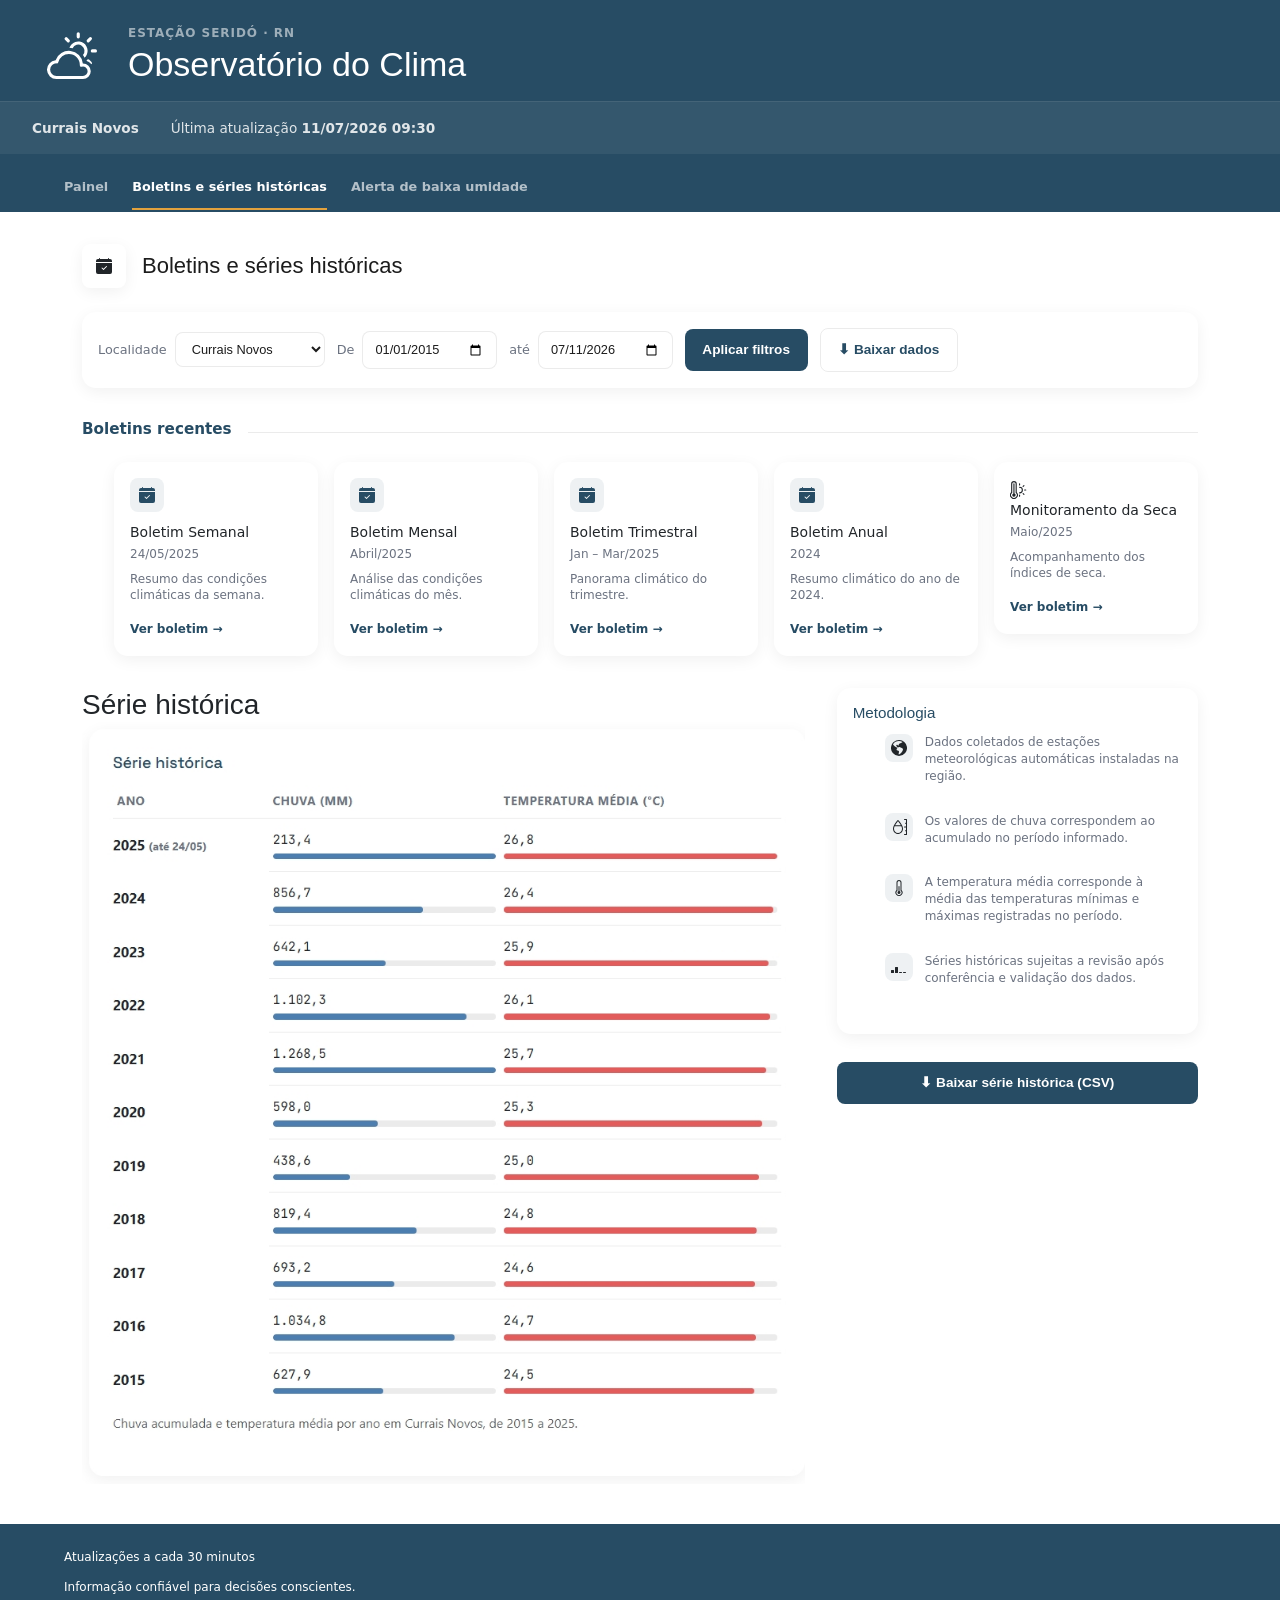
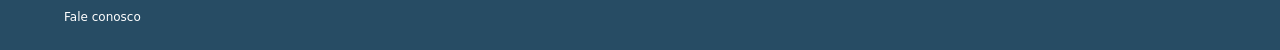
<file: boletins/boletins.html>
<!DOCTYPE html>
<html lang="pt-BR">
<head>
<meta charset="UTF-8">
<meta name="viewport" content="width=device-width, initial-scale=1.0">
<title>Boletins e Séries Históricas — Observatório do Clima</title>

<link rel="stylesheet" href="../style-base.css">
<link rel="stylesheet" href="style-boletins.css">
<link href="https://cdn.jsdelivr.net/npm/bootstrap@5.3.3/dist/css/bootstrap.min.css" rel="stylesheet">
</head>

<body>

<header class="cabecalho">
  <div class="marca">
    <div class="selo">
      <svg xmlns="http://www.w3.org/2000/svg" width="80" height="50" fill="currentColor" class="bi bi-cloud-sun" viewBox="0 0 16 16" aria-hidden="true">
        <path d="M7 8a3.5 3.5 0 0 1 3.5 3.555.5.5 0 0 0 .624.492A1.503 1.503 0 0 1 13 13.5a1.5 1.5 0 0 1-1.5 1.5H3a2 2 0 1 1 .1-3.998.5.5 0 0 0 .51-.375A3.5 3.5 0 0 1 7 8m4.473 3a4.5 4.5 0 0 0-8.72-.99A3 3 0 0 0 3 16h8.5a2.5 2.5 0 0 0 0-5z"/>
        <path d="M10.5 1.5a.5.5 0 0 0-1 0v1a.5.5 0 0 0 1 0zm3.743 1.964a.5.5 0 1 0-.707-.707l-.708.707a.5.5 0 0 0 .708.708zm-7.779-.707a.5.5 0 0 0-.707.707l.707.708a.5.5 0 1 0 .708-.708zm1.734 3.374a2 2 0 1 1 3.296 2.198q.3.423.516.898a3 3 0 1 0-4.84-3.225q.529.017 1.028.129m4.484 4.074c.6.215 1.125.59 1.522 1.072a.5.5 0 0 0 .039-.742l-.707-.707a.5.5 0 0 0-.854.377M14.5 6.5a.5.5 0 0 0 0 1h1a.5.5 0 0 0 0-1z"/>
      </svg>
    </div>
    <div>
      <p class="rotulo-superior">Estação Seridó · RN</p>
      <h1 class="titulo-destaque">Observatório do Clima</h1>
    </div>
  </div>
  <div class="linha-meta">
    <div class="item-meta"> <strong>Currais Novos</strong></div>
    <div class="item-meta"> Última atualização <strong>11/07/2026 09:30</strong></div>
  </div>

  <nav class="nav-paginas" aria-label="Navegação principal">
    <ul class="lista-sem-marcador" style="display:flex; flex-wrap:wrap; gap:inherit; margin:0;">
      <li><a href="../index.html">Painel</a></li>
      <li><a href="boletins.html" class="ativo" aria-current="page">Boletins e séries históricas</a></li>
      <li><a href="../alerta/alertas.html">Alerta de baixa umidade</a></li>
    </ul>
  </nav>
</header>

<main class="conteudo">

  <!-- TÍTULO DA PÁGINA -->
  <div class="pagina-titulo">
    <div class="pagina-titulo-icone" aria-hidden="true">
      <svg xmlns="http://www.w3.org/2000/svg" width="16" height="16" fill="currentColor" class="bi bi-calendar-check-fill" viewBox="0 0 16 16">
            <path d="M4 .5a.5.5 0 0 0-1 0V1H2a2 2 0 0 0-2 2v1h16V3a2 2 0 0 0-2-2h-1V.5a.5.5 0 0 0-1 0V1H4zM16 14V5H0v9a2 2 0 0 0 2 2h12a2 2 0 0 0 2-2m-5.146-5.146-3 3a.5.5 0 0 1-.708 0l-1.5-1.5a.5.5 0 0 1 .708-.708L7.5 10.793l2.646-2.647a.5.5 0 0 1 .708.708"/>
        </svg> 
    </div>
    <h2 class="titulo-destaque">Boletins e séries históricas</h2>
  </div>

  <!-- BARRA DE FILTROS -->
  <search>
    <form class="filtros" aria-label="Filtrar boletins por localidade e período">
      <div class="filtro-campo">
        <label for="localidade"> Localidade</label>
        <select id="localidade" name="localidade">
          <option>Currais Novos</option>
          <option>Lagoa Nova</option>
          <option>Cerro Corá</option>
          <option>Natal</option>
          <option> Macaíba</option>
          <option>Macau</option>
          <option>Santa Cruz</option>
          <option>Santana do Matos</option>
          <option>Jardim do Seridó</option>
          <option>João Câmara</option>
          <option>Jucurutu</option>
          <option>Acari</option>
          <option>Bodó</option>
          <option>Canguaretama</option>
          <option>Campo Redondo</option>
          <option>Ceará-Mirim</option>
          <option>Caiçara do Norte</option>
        </select>
      </div>

      <div class="filtro-campo">
        <label for="data-de">De</label>
        <input type="date" id="data-de" name="data-de" value="2015-01-01">
      </div>

      <div class="filtro-campo">
        <label for="data-ate">até</label>
        <input type="date" id="data-ate" name="data-ate" value="2026-07-11">
      </div>

      <button type="submit" class="botao botao-primario"> Aplicar filtros</button>
      <button type="button" class="botao botao-secundario">⬇ Baixar dados</button>
    </form>
  </search>

  <!-- BOLETINS RECENTES -->
  <section aria-labelledby="titulo-boletins">
    <div class="titulo-secao"><h2 id="titulo-boletins">Boletins recentes</h2><div class="linha-titulo"></div></div>

    <ul class="boletins-recentes lista-sem-marcador">

      <li>
        <article class="boletim-card">
          <div class="boletim-icone" aria-hidden="true">
        <svg xmlns="http://www.w3.org/2000/svg" width="16" height="16" fill="currentColor" class="bi bi-calendar-check-fill" viewBox="0 0 16 16">
            <path d="M4 .5a.5.5 0 0 0-1 0V1H2a2 2 0 0 0-2 2v1h16V3a2 2 0 0 0-2-2h-1V.5a.5.5 0 0 0-1 0V1H4zM16 14V5H0v9a2 2 0 0 0 2 2h12a2 2 0 0 0 2-2m-5.146-5.146-3 3a.5.5 0 0 1-.708 0l-1.5-1.5a.5.5 0 0 1 .708-.708L7.5 10.793l2.646-2.647a.5.5 0 0 1 .708.708"/>
        </svg>     <!-- icone de calendario retirado do bootstrep -->
          </div>
          <h3>Boletim Semanal</h3>
          <p class="boletim-data">24/05/2025</p>
          <p class="boletim-desc">Resumo das condições climáticas da semana.</p>
          <a href="#" class="boletim-link">Ver boletim →</a>
        </article>
      </li>

      <li>
        <article class="boletim-card">
          <div class="boletim-icone" aria-hidden="true">
          <svg xmlns="http://www.w3.org/2000/svg" width="16" height="16" fill="currentColor" class="bi bi-calendar-check-fill" viewBox="0 0 16 16">
            <path d="M4 .5a.5.5 0 0 0-1 0V1H2a2 2 0 0 0-2 2v1h16V3a2 2 0 0 0-2-2h-1V.5a.5.5 0 0 0-1 0V1H4zM16 14V5H0v9a2 2 0 0 0 2 2h12a2 2 0 0 0 2-2m-5.146-5.146-3 3a.5.5 0 0 1-.708 0l-1.5-1.5a.5.5 0 0 1 .708-.708L7.5 10.793l2.646-2.647a.5.5 0 0 1 .708.708"/>
          </svg>     <!-- icone de calendario retirado do bootstrep -->
          </div>
          <h3>Boletim Mensal</h3>
          <p class="boletim-data">Abril/2025</p>
          <p class="boletim-desc">Análise das condições climáticas do mês.</p>
          <a href="#" class="boletim-link">Ver boletim →</a>
        </article>
      </li>

      <li>
        <article class="boletim-card">
          <div class="boletim-icone" aria-hidden="true">
            <svg xmlns="http://www.w3.org/2000/svg" width="16" height="16" fill="currentColor" class="bi bi-calendar-check-fill" viewBox="0 0 16 16">
            <path d="M4 .5a.5.5 0 0 0-1 0V1H2a2 2 0 0 0-2 2v1h16V3a2 2 0 0 0-2-2h-1V.5a.5.5 0 0 0-1 0V1H4zM16 14V5H0v9a2 2 0 0 0 2 2h12a2 2 0 0 0 2-2m-5.146-5.146-3 3a.5.5 0 0 1-.708 0l-1.5-1.5a.5.5 0 0 1 .708-.708L7.5 10.793l2.646-2.647a.5.5 0 0 1 .708.708"/>
          </svg>     <!-- icone de calendario retirado do bootstrep -->
          </div>
          <h3>Boletim Trimestral</h3>
          <p class="boletim-data">Jan – Mar/2025</p>
          <p class="boletim-desc">Panorama climático do trimestre.</p>
          <a href="#" class="boletim-link">Ver boletim →</a>
        </article>
      </li>

      <li>
        <article class="boletim-card">
          <div class="boletim-icone" aria-hidden="true">
            <svg xmlns="http://www.w3.org/2000/svg" width="16" height="16" fill="currentColor" class="bi bi-calendar-check-fill" viewBox="0 0 16 16">
            <path d="M4 .5a.5.5 0 0 0-1 0V1H2a2 2 0 0 0-2 2v1h16V3a2 2 0 0 0-2-2h-1V.5a.5.5 0 0 0-1 0V1H4zM16 14V5H0v9a2 2 0 0 0 2 2h12a2 2 0 0 0 2-2m-5.146-5.146-3 3a.5.5 0 0 1-.708 0l-1.5-1.5a.5.5 0 0 1 .708-.708L7.5 10.793l2.646-2.647a.5.5 0 0 1 .708.708"/>
          </svg>     <!-- icone de calendario retirado do bootstrep -->
          </div>
          <h3>Boletim Anual</h3>
          <p class="boletim-data">2024</p>
          <p class="boletim-desc">Resumo climático do ano de 2024.</p>
          <a href="#" class="boletim-link">Ver boletim →</a>
        </article>
      </li> 

      <li>
        <article class="boletim-card">
        <svg xmlns="http://www.w3.org/2000/svg" width="18" height="18" fill="currentColor" class="bi bi-thermometer-sun" viewBox="0 0 16 16">
          <path d="M5 12.5a1.5 1.5 0 1 1-2-1.415V2.5a.5.5 0 0 1 1 0v8.585A1.5 1.5 0 0 1 5 12.5"/>
          <path d="M1 2.5a2.5 2.5 0 0 1 5 0v7.55a3.5 3.5 0 1 1-5 0zM3.5 1A1.5 1.5 0 0 0 2 2.5v7.987l-.167.15a2.5 2.5 0 1 0 3.333 0L5 10.486V2.5A1.5 1.5 0 0 0 3.5 1m5 1a.5.5 0 0 1 .5.5v1a.5.5 0 0 1-1 0v-1a.5.5 0 0 1 .5-.5m4.243 1.757a.5.5 0 0 1 0 .707l-.707.708a.5.5 0 1 1-.708-.708l.708-.707a.5.5 0 0 1 .707 0M8 5.5a.5.5 0 0 1 .5-.5 3 3 0 1 1 0 6 .5.5 0 0 1 0-1 2 2 0 0 0 0-4 .5.5 0 0 1-.5-.5M12.5 8a.5.5 0 0 1 .5-.5h1a.5.5 0 1 1 0 1h-1a.5.5 0 0 1-.5-.5m-1.172 2.828a.5.5 0 0 1 .708 0l.707.708a.5.5 0 0 1-.707.707l-.708-.707a.5.5 0 0 1 0-.708M8.5 12a.5.5 0 0 1 .5.5v1a.5.5 0 0 1-1 0v-1a.5.5 0 0 1 .5-.5"/>
        </svg>    <!-- icone de temperatura retirado do bootstrep -->
          </div>
          <h3>Monitoramento da Seca</h3>
          <p class="boletim-data">Maio/2025</p>
          <p class="boletim-desc">Acompanhamento dos índices de seca.</p>
          <a href="#" class="boletim-link">Ver boletim →</a>
        </article>
      </li>
      
    </ul>
  </section>

  <!-- SÉRIE HISTÓRICA + METODOLOGIA -->
  <div class="layout-boletins">

    <!-- COLUNA PRINCIPAL: TABELA -->
    <section class="serie-historica" aria-labelledby="titulo-serie">
      <h3 class="titulo-destaque" id="titulo-serie">Série histórica</h3>
      <table aria-labelledby="titulo-serie">
       
       <img class="icone-condicao" src="grafico.png" alt="Série histórica de chuva e temperatura" width="800" height="400" loading="lazy">
       </table>
    </section>

    <!-- COLUNA LATERAL: METODOLOGIA -->
    <aside aria-label="Metodologia e download da série histórica">
      <div class="metodologia-card">
        <h3 class="titulo-destaque"> Metodologia</h3>

        <ul class="lista-sem-marcador">
          <li class="metodologia-item">
            <div class="metodologia-icone" aria-hidden="true">
              <svg xmlns="http://www.w3.org/2000/svg" width="16" height="16" fill="currentColor" class="bi bi-globe-americas-fill" viewBox="0 0 16 16">
  <path fill-rule="evenodd" d="m8 0 .412.01A7.97 7.97 0 0 1 13.29 2a8.04 8.04 0 0 1 2.548 4.382 8 8 0 1 1-15.674 0 8 8 0 0 1 1.361-3.078A8 8 0 0 1 2.711 2 7.96 7.96 0 0 1 8 0m0 1a7 7 0 0 0-5.958 3.324C2.497 6.192 6.669 7.827 6.5 8c-.5.5-1.034.884-1 1.5.07 1.248 2.259.774 2.5 2 .202 1.032-1.051 3 0 3 1.5-.5 3.798-3.186 4-5 .138-1.242-2-2-3.5-2.5-.828-.276-1.055.648-1.5.5S4.5 5.5 5.5 5s1 0 1.5.5c1 .5.5-1 1-1.5.838-.838 3.16-1.394 3.605-2.001A6.97 6.97 0 0 0 8 1"/>
</svg>
            </div>
            <p>Dados coletados de estações meteorológicas automáticas instaladas na região.</p>
          </li>

          <li class="metodologia-item">
            <div class="metodologia-icone" aria-hidden="true">
              <svg xmlns="http://www.w3.org/2000/svg" width="16" height="16" fill="currentColor" class="bi bi-moisture" viewBox="0 0 16 16">
  <path d="M13.5 0a.5.5 0 0 0 0 1H15v2.75h-.5a.5.5 0 0 0 0 1h.5V7.5h-1.5a.5.5 0 0 0 0 1H15v2.75h-.5a.5.5 0 0 0 0 1h.5V15h-1.5a.5.5 0 0 0 0 1h2a.5.5 0 0 0 .5-.5V.5a.5.5 0 0 0-.5-.5zM7 1.5l.364-.343a.5.5 0 0 0-.728 0l-.002.002-.006.007-.022.023-.08.088a29 29 0 0 0-1.274 1.517c-.769.983-1.714 2.325-2.385 3.727C2.368 7.564 2 8.682 2 9.733 2 12.614 4.212 15 7 15s5-2.386 5-5.267c0-1.05-.368-2.169-.867-3.212-.671-1.402-1.616-2.744-2.385-3.727a29 29 0 0 0-1.354-1.605l-.022-.023-.006-.007-.002-.001zm0 0-.364-.343zm-.016.766L7 2.247l.016.019c.24.274.572.667.944 1.144.611.781 1.32 1.776 1.901 2.827H4.14c.58-1.051 1.29-2.046 1.9-2.827.373-.477.706-.87.945-1.144zM3 9.733c0-.755.244-1.612.638-2.496h6.724c.395.884.638 1.741.638 2.496C11 12.117 9.182 14 7 14s-4-1.883-4-4.267"/>
</svg>
            </div>
            <p>Os valores de chuva correspondem ao acumulado no período informado.</p>
          </li>

          <li class="metodologia-item">
            <div class="metodologia-icone" aria-hidden="true">
               <svg xmlns="http://www.w3.org/2000/svg" width="16" height="16" fill="currentColor" class="bi bi-thermometer-half" viewBox="0 0 16 16">
  <path d="M9.5 12.5a1.5 1.5 0 1 1-2-1.415V6.5a.5.5 0 0 1 1 0v4.585a1.5 1.5 0 0 1 1 1.415"/>
  <path d="M5.5 2.5a2.5 2.5 0 0 1 5 0v7.55a3.5 3.5 0 1 1-5 0zM8 1a1.5 1.5 0 0 0-1.5 1.5v7.987l-.167.15a2.5 2.5 0 1 0 3.333 0l-.166-.15V2.5A1.5 1.5 0 0 0 8 1"/>
</svg>
            </div>
            <p>A temperatura média corresponde à média das temperaturas mínimas e máximas registradas no período.</p>
          </li>

          <li class="metodologia-item">
            <div class="metodologia-icone" aria-hidden="true">
              <svg xmlns="http://www.w3.org/2000/svg" width="16" height="16" fill="currentColor" class="bi bi-reception-2" viewBox="0 0 16 16">
  <path d="M0 11.5a.5.5 0 0 1 .5-.5h2a.5.5 0 0 1 .5.5v2a.5.5 0 0 1-.5.5h-2a.5.5 0 0 1-.5-.5zm4-3a.5.5 0 0 1 .5-.5h2a.5.5 0 0 1 .5.5v5a.5.5 0 0 1-.5.5h-2a.5.5 0 0 1-.5-.5zm4 5a.5.5 0 0 1 .5-.5h2a.5.5 0 0 1 0 1h-2a.5.5 0 0 1-.5-.5m4 0a.5.5 0 0 1 .5-.5h2a.5.5 0 0 1 0 1h-2a.5.5 0 0 1-.5-.5"/>
</svg>
            </div>
            <p>Séries históricas sujeitas a revisão após conferência e validação dos dados.</p>
          </li>
        </ul>
      </div>

      <button type="button" class="botao botao-primario botao-largo">⬇ Baixar série histórica (CSV)</button>
    </aside>

  </div>

</main>

<footer class="rodape">
  <ul class="lista-sem-marcador" style="display:flex; flex-direction:column; gap:inherit; margin:0;">
    <li> Atualizações a cada 30 minutos</li>
    <li>Informação confiável para decisões conscientes.</li>
    <li>Fale conosco</li>
  </ul>
</footer>

</body>
</html>
</file>
<file: style-base.css>
* {
  margin: 0;
  padding: 0;
  box-sizing: border-box;
}

html { font-size: 100%; } /* 1rem = 16px por padrão do navegador */

:root {
  /* cores */
  --cor-primaria: #274c64;
  --cor-secundaria: #2ecc71;
  --cor-terciaria: #e35c5c;
  --cor-alerta: #e3a23d;
  --cor-fundo: #f4f6f7;
  --cor-cartao: #ffffff;
  --cor-texto: #1c1c1c;
  --cor-texto-suave: #6b7280;
  --cor-borda: rgba(0, 0, 0, 0.08);

  /* tipografia */
  --fonte-corpo: 'Inter', sans-serif;
  --fonte-titulo: 'Space Grotesk', sans-serif;
  --fonte-mono: 'JetBrains Mono', monospace;

  /* raio e sombra */
  --raio: 0.875rem;    /* 14px */
  --raio-sm: 0.5rem;   /* 8px */
  --sombra: 0 0.25rem 1rem rgba(0, 0, 0, 0.06);

  /* transição padrão, reaproveitada em vários componentes */
  --transicao-rapida: 0.15s ease;
}



body {
  background-color: var(--cor-fundo);
  color: var(--cor-texto);
  font-family: var(--fonte-corpo);
  font-size: 1rem;
  line-height: 1.5;
}

.titulo-destaque { font-family: var(--fonte-titulo); margin: 0; }
.numerico { font-family: var(--fonte-mono); }

a { color: inherit; }

img { max-width: 100%; height: auto; display: block; } /* imagens fluidas por padrão */



.lista-sem-marcador {
  list-style: none;
}



.cabecalho {
  width: 100%;
  background-color: var(--cor-primaria);
  color: white;
  padding: 1.5rem 1rem 0;
}

.marca {
  display: flex;
  align-items: center;
  gap: 1rem;
  font-size: 1.25rem;
  font-weight: bold;
}

/* Negrito no titulo */
.rotulo-superior {
  margin: 0 0 0.125rem;
  font-size: 0.75rem;
  letter-spacing: 0.08em;
  text-transform: uppercase;
  color: rgba(255, 255, 255, 0.55);
}



/* Currais Novos + última atualização */
.linha-meta {
  display: flex;
  flex-direction: column;
  gap: 0.5rem;
  font-size: 0.85rem;
  color: rgba(255, 255, 255, 0.85);
  background: rgba(255, 255, 255, 0.06);
  margin: 1rem calc(1rem * -1) 0;
  padding: 1rem;
  border-top: 1px solid rgba(255, 255, 255, 0.08);
}


/* menu de navegação entre as 3 páginas, dentro do cabeçalho */
.nav-paginas {
  display: flex;
  flex-wrap: wrap;
  gap: 1rem 1.5rem;
  margin-top: 1rem;
  padding-top: 0.25rem;
  padding-bottom: 0.125rem;
}

.nav-paginas a {
  display: inline-block;
  font-size: 0.8rem;
  font-weight: 600;
  color: rgba(255, 255, 255, 0.65);
  text-decoration: none;
  padding-bottom: 0.75rem;
  border-bottom: 2px solid transparent;
  transition: color var(--transicao-rapida), border-color var(--transicao-rapida);
}

.nav-paginas a:hover { color: rgba(255, 255, 255, 0.9); }

.nav-paginas a:focus-visible {
  outline: 2px solid #fff;
  outline-offset: 3px;
}

.nav-paginas a.ativo {
  color: #fff;
  border-bottom-color: var(--cor-alerta);
}

.rodape {
  width: 100%;
  background-color: var(--cor-primaria);
  color: white;
  display: flex;
  flex-direction: column;
  gap: 0.75rem;
  padding: 1.5rem 1rem;
  font-size: 0.75rem;
}


/*  CONTAINER GERAL */
.conteudo {
  max-width: 73.75rem; /* 1180px */
  margin: 0 auto;
  padding: 1.5rem 1rem 2rem;
}



   
   

/* título de seção com linha ao lado (ex: "Condições agora", "Boletins recentes") */
.titulo-secao { display: flex; align-items: center; gap: 1rem; margin-bottom: 1rem; }
.titulo-secao h2 { font-size: 0.95rem; font-weight: 700; white-space: nowrap; color: var(--cor-primaria); }
.titulo-secao .linha-titulo { flex: 1; height: 1px; background: var(--cor-borda); }

/* botões */
.botao {
  font-family: var(--fonte-corpo);
  font-size: 0.85rem;
  font-weight: 600;
  padding: 0.65rem 1.1rem;
  border-radius: var(--raio-sm);
  border: none;
  cursor: pointer;
  transition: background-color var(--transicao-rapida), filter var(--transicao-rapida);
}

.botao-primario { background: var(--cor-primaria); color: #fff; }
.botao-primario:hover { filter: brightness(1.12); }

.botao-secundario { background: transparent; color: var(--cor-primaria); border: 1px solid var(--cor-borda); }
.botao-secundario:hover { background: rgba(39, 76, 100, 0.06); }

.botao:focus-visible {
  outline: 2px solid var(--cor-primaria);
  outline-offset: 2px;
}

.botao-largo { width: 100%; margin-top: 0.75rem; }

/* tabela padrão (usada nas 3 páginas, com ajustes locais em cada CSS específico) */
table { width: 100%; border-collapse: collapse; font-size: 0.875rem; }

caption {
  text-align: left;
  font-size: 0.8rem;
  color: var(--cor-texto-suave);
  margin-bottom: 0.75rem;
}

thead th {
  text-align: left;
  font-size: 0.75rem;
  text-transform: uppercase;
  letter-spacing: 0.04em;
  color: var(--cor-texto-suave);
  border-bottom: 1px solid var(--cor-borda);
  padding: 0.5rem 0.25rem;
}

tbody td { padding: 0.75rem 0.25rem; border-bottom: 1px solid var(--cor-borda); }
tbody tr:last-child td { border-bottom: none; }





/* tablet (>= 600px) */
@media (min-width: 37.5em) {
  .linha-meta { flex-direction: row; gap: 2rem; }
  .rodape { flex-direction: row; justify-content: space-between; }
}

/* desktop (>= 900px) */
@media (min-width: 56.25em) {
  .cabecalho { padding: 1.5rem 2rem 0; }
  .linha-meta { margin: 1rem calc(2rem * -1) 0; padding: 1rem 2rem; }
  .conteudo { padding: 2rem 2rem 2.5rem; }
  .rodape { padding: 1.5rem 2rem; }
  .marca h1 { font-size: 2.125rem; }
}
</file>
<file: style-painel.css>
/* faixa de alerta vermelha */
.faixa-alerta {
  display: flex;
  align-items: flex-start;
  gap: 1rem;
  background: var(--cor-terciaria);
  color: #fff;
  border-radius: var(--raio);
  padding: 1rem 1.5rem;
  margin-bottom: 2rem;
}

.faixa-alerta .icone { font-size: 1.25rem; }
.faixa-alerta strong { display: block; margin-bottom: 0.125rem; }
.faixa-alerta span { font-size: 0.875rem; color: rgba(255, 255, 255, 0.9); }


/* no celular, conteúdo principal e coluna lateral empilham  */
.colunas-painel {
  display: grid;
  grid-template-columns: 1fr;
  gap: 2rem;
}

/* cartões de condição (Temperatura / Chuva / Umidade / Vento)  */
.condicoes {
  display: grid;
  grid-template-columns: 1fr;
  gap: 1rem;
  margin-bottom: 2rem;
}

.cartao-condicao {
  background: var(--cor-cartao);
  border-radius: var(--raio);
  box-shadow: var(--sombra);
  padding: 1rem;
  border-top: 3px solid var(--cor-primaria);
  transition: transform var(--transicao-rapida), box-shadow var(--transicao-rapida);
}

.cartao-condicao:hover {
  transform: translateY(-2px);
  box-shadow: 0 0.5rem 1.25rem rgba(0, 0, 0, 0.1);
}

.cartao-condicao.temperatura { border-top-color: var(--cor-terciaria); }
.cartao-condicao.chuva { border-top-color: #4c7fb0; }
.cartao-condicao.umidade { border-top-color: var(--cor-secundaria); }
.cartao-condicao.vento { border-top-color: var(--cor-primaria); }

.cartao-condicao .rotulo {
  font-size: 0.8rem;
  font-weight: 600;
  color: var(--cor-texto-suave);
  margin-bottom: 0.75rem;
}

.medidor-wrap {
  display: flex;
  align-items: center;
  gap: 0.75rem;
  margin-bottom: 0.5rem;
}



/* valor numérico e unidade ao lado do medidor */
.medidor-wrap .valor { font-size: 1.375rem; font-weight: 700; }
.medidor-wrap .unidade { font-size: 0.8rem; color: var(--cor-texto-suave); margin-left: 0.125rem; }

/* linha de baixo do cartão (ex: Máx/Mín) */
.cartao-condicao .rodape-cartao {
  display: flex;
  justify-content: space-between;
  font-size: 0.75rem;
  color: var(--cor-texto-suave);
  border-top: 2px solid var(--cor-borda);
  padding-top: 0.7rem;
}

/* gráfico semanal */
.cartao-grafico {
  background: var(--cor-cartao);
  border-radius: var(--raio);
  box-shadow: var(--sombra);
  padding: 1.5rem;
  margin-bottom: 2rem;
}


/* tabela de previsão */
.cartao-previsao {
  background: var(--cor-cartao);
  border-radius: var(--raio);
  box-shadow: var(--sombra);
  padding: 1.5rem;
  overflow-x: auto; /* tabela larga não quebra layout no celular */
}

.cartao-previsao h3 { font-size: 1rem; margin-bottom: 0.75rem; color: var(--cor-primaria); }

.numero { font-family: var(--fonte-mono); }
.celula-temp .maxima { color: #C1502E; font-weight: 600; }
.celula-temp .minima { color: #1F3A3D; font-weight: 600; }

/* coluna lateral: situação regional */
.cartao-lateral {
  background: var(--cor-cartao);
  border-radius: var(--raio);
  box-shadow: var(--sombra);
  padding: 1.5rem;
  margin-bottom:1rem;
}

.cartao-lateral h3 { font-size: 0.95rem; margin-bottom: 0.75rem; color: var(--cor-primaria); }

.linha-regiao {
  display: flex;
  justify-content: space-between;
  align-items: flex-start;
  gap: 0.75rem;
  padding: 0.75rem 0;
  border-bottom: 1px solid var(--cor-borda);
}

.linha-regiao:last-of-type { border-bottom: none; }

.nome-regiao {
  font-size: 0.875rem;
  font-weight: 600;
  display: flex;
  align-items: center;
  gap: 0.5rem;
  margin-bottom: 0.25rem;
}

.ponto { width: 0.5rem; height: 0.5rem; border-radius: 50%; display: inline-block; }
.ponto.normal { background: var(--cor-secundaria); }
.ponto.atencao { background: var(--cor-alerta); }
.ponto.alerta { background: var(--cor-terciaria); }

.descricao-regiao { font-size: 0.75rem; color: var(--cor-texto-suave); }

.selo-status {
  font-size: 0.7rem;
  font-weight: 700;
  padding: 0.25rem 0.625rem;
  border-radius: 999px;
  white-space: nowrap;
}

.selo-status.normal { background: rgba(46, 204, 113, 0.15); color: #1e8a4e; }
.selo-status.atencao { background: rgba(221, 196, 11, 0.18); color: #a5701f; }
.selo-status.alerta { background: rgba(227, 92, 92, 0.15); color: var(--cor-terciaria); }

.nota { font-size: 0.75rem; color: var(--cor-texto-suave); margin-top: 0.5rem; }

.nota-rodape {
  display: flex;
  gap: 0.5rem;
  font-size: 0.75rem;
  color: var(--cor-texto-suave);
  line-height: 1.5;
}

.nota-rodape a {
  color: var(--cor-primaria);
  text-decoration: underline;
  font-weight: 600;
  transition: color var(--transicao-rapida);
}

.nota-rodape a:hover { color: var(--cor-terciaria); }




/* tablet (>= 600px) */
@media (min-width: 37.5em) {
  .condicoes { grid-template-columns: repeat(2, 1fr); }
}

/* desktop (>= 900px) */
@media (min-width: 56.25em) {
  .colunas-painel { grid-template-columns: 2fr 1fr; }
  .condicoes { grid-template-columns: repeat(4, 1fr); }
}

/* --- EXEMPLO DE ESTILIZAÇÃO INTERATIVA --- */

/* 1. Efeito ao passar o mouse em qualquer uma das mesorregiões do RN */
path[id^="meso_"] {
    transition: fill 0.3s, stroke 0.3s;
    cursor: pointer;
}

path[id^="meso_"]:hover {
    fill: #D82B40 !important; /* Muda a cor da região para vermelho ao passar o mouse */
    stroke: #1F1A17;
    stroke-width: 500; /* Destaca as bordas */
}
</file>
<file: alerta/style-alerta.css>
/* topo: cartão de alerta + área afetada — 1 coluna no celular */
.topo-alerta {
  display: grid;
  grid-template-columns: 1fr;
  gap: 1rem;
  background: #FEF6E4;
  border: 1px solid #F6E2B3;
  border-radius: var(--raio);
  padding: 1.5rem;
  margin-bottom: 1.5rem;
}

.alerta-detalhe { display: flex; gap: 1rem; }

.icone-alerta {
  width: 3rem;
  height: 3rem;
  flex-shrink: 0;
  border-radius: 50%;
  border: 2px solid var(--cor-alerta);
  color: var(--cor-alerta);
  display: flex;
  align-items: center;
  justify-content: center;
  font-size: 1.25rem;
}

.alerta-detalhe h2 { font-size: 1.25rem; margin-bottom: 0.5rem; }

.nivel-selo {
  display: inline-block;
  background: var(--cor-alerta);
  color: #fff;
  font-size: 0.7rem;
  font-weight: 700;
  padding: 0.25rem 0.625rem;
  border-radius: 999px;
  margin-bottom: 0.75rem;
}

.alerta-detalhe p { font-size: 0.8rem; color: var(--cor-texto-suave); line-height: 1.5; }


.recomendacoes {
  display: grid;
  grid-template-columns: 1fr;
  gap: 1rem;
  margin-bottom: 2rem;
}

.recomendacao-card {
  background: var(--cor-cartao);
  border: 1px solid var(--cor-borda);
  border-radius: var(--raio);
  padding: 1rem;
  transition: box-shadow var(--transicao-rapida);
}

.recomendacao-card:hover { box-shadow: var(--sombra); }

.recomendacao-icone {
  width: 2.375rem;
  height: 2.375rem;
  border-radius: var(--raio-sm);
  background: rgba(39, 76, 100, 0.08);
  color: var(--cor-primaria);
  display: flex;
  align-items: center;
  justify-content: center;
  margin-bottom: 0.75rem;
  font-size: 1.0625rem;
}

.recomendacao-card h4 { font-size: 0.8rem; margin-bottom: 0.25rem; }
.recomendacao-card p { font-size: 0.75rem; color: var(--cor-texto-suave); line-height: 1.4; }

/* evolução por hora + formulário de preferências  */
.layout-alerta { display: grid; grid-template-columns: 1fr; gap: 2rem; }

.evolucao-card {
  background: var(--cor-cartao);
  border-radius: var(--raio);
  box-shadow: var(--sombra);
  padding: 1.5rem;
  overflow-x: auto;
}

.evolucao-card h3 { font-size: 1rem; margin-bottom: 0.75rem; color: var(--cor-primaria); }

.numero { font-family: var(--fonte-mono); }
.umidade-atencao { color: var(--cor-alerta); font-weight: 600; }
.umidade-critica { color: var(--cor-terciaria); font-weight: 600; }

/* FORMULÁRIO "Receber alertas" */
.preferencias-card {
  background: var(--cor-cartao);
  border-radius: var(--raio);
  box-shadow: var(--sombra);
  padding: 1rem;
}

.preferencias-card h3 { font-size: 0.95rem; margin-bottom: 1rem; color: var(--cor-primaria); }


.preferencias-card fieldset {
  border: none;
  padding: 0;
  margin: 0 0 1rem;
}

.preferencias-card legend {
  font-size: 0.7rem;
  text-transform: uppercase;
  letter-spacing: 0.04em;
  color: var(--cor-texto-suave);
  margin-bottom: 0.75rem;
  padding: 0;
}

.campo-form { margin-bottom: 1rem; }

.campo-form label:not(.opcao-checkbox):not(.opcao-radio) {
  display: block;
  font-size: 0.8rem;
  font-weight: 600;
  margin-bottom: 0.25rem;
}


.campo-form label.obrigatorio::after {
  content: " *";
  color: var(--cor-terciaria);
}




.preferencias-card input:focus:invalid {
  border-color: var(--cor-terciaria);
  box-shadow: 0 0 0 3px rgba(227, 92, 92, 0.15);
}

.preferencias-card input:valid:not(:placeholder-shown) {
  border-color: var(--cor-secundaria);
}

.opcao-checkbox,
.opcao-radio {
  display: flex;
  align-items: center;
  gap: 0.5rem;
  font-size: 0.8rem;
  margin-bottom: 0.75rem;
  cursor: pointer;
}

.opcao-checkbox input,
.opcao-radio input { accent-color: var(--cor-primaria); width: 1rem; height: 1rem; flex-shrink: 0; }






@media (min-width: 37.5em) {
  .recomendacoes { grid-template-columns: repeat(2, 1fr); }
  .metodos-recebimento { flex-direction: row; }
}

/* desktop (>= 900px) */
@media (min-width: 56.25em) {
  .topo-alerta { grid-template-columns: 1.4fr 1fr; }
  .area-afetada { border-top: none; padding-top: 0; border-left: 1px solid #F6E2B3; padding-left: 1.5rem; }
  .recomendacoes { grid-template-columns: repeat(4, 1fr); }
  .layout-alerta { grid-template-columns: 2fr 1fr; }
}




/* 1. Efeito ao passar o mouse em qualquer uma das mesorregiões do RN */
path[id^="meso_"] {
    transition: fill 0.3s, stroke 0.3s;
    cursor: pointer;
}

path[id^="meso_"]:hover {
    fill: #D82B40 !important; /* Muda a cor da região para vermelho ao passar o mouse */
    stroke: #1F1A17;
    stroke-width: 500; /* Destaca as bordas */
}
</file>
<file: boletins/style-boletins.css>
.pagina-titulo {
  display: flex;
  align-items: center;
  gap: 1rem;
  margin-bottom: 1.5rem;
}

.pagina-titulo-icone {
  width: 2.75rem;
  height: 2.75rem;
  border-radius: var(--raio-sm);
  background: var(--cor-cartao);
  box-shadow: var(--sombra);
  display: flex;
  align-items: center;
  justify-content: center;
  font-size: 1.125rem;
  flex-shrink: 0;
}

.pagina-titulo h2 { font-size: 1.375rem; color: var(--cor-texto); }

/* barra de filtros — 1 coluna no celular */
.filtros {
  display: flex;
  flex-direction: column;
  align-items: stretch;
  gap: 0.75rem;
  background: var(--cor-cartao);
  border-radius: var(--raio);
  box-shadow: var(--sombra);
  padding: 1rem;
  margin-bottom: 2rem;
}

.filtro-campo {
  display: flex;
  align-items: center;
  gap: 0.5rem;
  font-size: 0.8rem;
  color: var(--cor-texto-suave);
}

.filtro-campo select,
.filtro-campo input {
  width: 100%;
  font-family: var(--fonte-corpo);
  font-size: 0.8rem;
  padding: 0.5rem 0.75rem;
  border-radius: var(--raio-sm);
  border: 1px solid var(--cor-borda);
  background: #fff;
  color: var(--cor-texto);
  transition: border-color var(--transicao-rapida);
}

.filtro-campo select:hover,
.filtro-campo input:hover { border-color: var(--cor-primaria); }

/* grade de boletins recentes — 1 coluna no celular */
.boletins-recentes {
  display: grid;
  grid-template-columns: 1fr;
  gap: 1rem;
  margin-bottom: 2rem;
}

.boletim-card {
  background: var(--cor-cartao);
  border-radius: var(--raio);
  box-shadow: var(--sombra);
  padding: 1rem;
  transition: transform var(--transicao-rapida), box-shadow var(--transicao-rapida);
}

.boletim-card:hover {
  transform: translateY(-2px);
  box-shadow: 0 0.5rem 1.25rem rgba(0, 0, 0, 0.1);
}

.boletim-icone {
  width: 2.125rem;
  height: 2.125rem;
  border-radius: var(--raio-sm);
  background: rgba(39, 76, 100, 0.08);
  color: var(--cor-primaria);
  display: flex;
  align-items: center;
  justify-content: center;
  margin-bottom: 0.75rem;
}

.boletim-card h3 { font-size: 0.875rem; margin-bottom: 0.25rem; }
.boletim-data { font-size: 0.75rem; color: var(--cor-texto-suave); margin-bottom: 0.5rem; }
.boletim-desc { font-size: 0.75rem; color: var(--cor-texto-suave); margin-bottom: 0.75rem; line-height: 1.4; }

.boletim-link {
  font-size: 0.75rem;
  font-weight: 600;
  color: var(--cor-primaria);
  text-decoration: none;
  border-bottom: 1px solid transparent;
  transition: border-color var(--transicao-rapida);
}

.boletim-link:hover { border-color: var(--cor-primaria); }

/* série histórica + metodologia — 1 coluna no celular */
.layout-boletins {
  display: grid;
  grid-template-columns: 1fr;
  gap: 2rem;
}

/* cartão de metodologia */
.metodologia-card {
  background: var(--cor-cartao);
  border-radius: var(--raio);
  box-shadow: var(--sombra);
  padding: 1rem;
  margin-bottom: 1rem;
}

.metodologia-card h3 { font-size: 0.95rem; margin-bottom: 0.75rem; color: var(--cor-primaria); }

.metodologia-item {
  display: flex;
  gap: 0.75rem;
  align-items: flex-start;
  margin-bottom: 0.75rem;
}

.metodologia-item:last-child { margin-bottom: 0; }

.metodologia-icone {
  width: 1.75rem;
  height: 1.75rem;
  flex-shrink: 0;
  border-radius: var(--raio-sm);
  background: rgba(39, 76, 100, 0.08);
  display: flex;
  align-items: center;
  justify-content: center;
  font-size: 0.8rem;
}

.metodologia-item p { font-size: 0.75rem; color: var(--cor-texto-suave); line-height: 1.4; }




/* tablet (>= 600px) */
@media (min-width: 37.5em) {
  .filtros { flex-direction: row; flex-wrap: wrap; align-items: center; }
  .filtro-campo { width: auto; }
  .filtro-campo select, .filtro-campo input { width: auto; }
  .boletins-recentes { grid-template-columns: repeat(2, 1fr); }
}

/* desktop (>= 900px) */
@media (min-width: 56.25em) {
  .boletins-recentes { grid-template-columns: repeat(5, 1fr); }
  .layout-boletins { grid-template-columns: 2fr 1fr; }
}
</file>
<file: painel/style-painel.css>
/* faixa de alerta vermelha */
.faixa-alerta {
  display: flex;
  align-items: flex-start;
  gap: var(--espaco-md);
  background: var(--cor-terciaria);
  color: #fff;
  border-radius: var(--raio);
  padding: var(--espaco-md) var(--espaco-lg);
  margin-bottom: var(--espaco-xl);
}

.faixa-alerta .icone { font-size: 1.25rem; }
.faixa-alerta strong { display: block; margin-bottom: 0.125rem; }
.faixa-alerta span { font-size: 0.875rem; color: rgba(255, 255, 255, 0.9); }

/* imagem de destaque da região (figure) */
.figura-conteudo img { aspect-ratio: 16 / 8; }

/* no celular, conteúdo principal e coluna lateral empilham (ver base sem grid) */
.colunas-painel {
  display: grid;
  grid-template-columns: 1fr;
  gap: var(--espaco-xl);
}

/* cartões de condição (Temperatura / Chuva / Umidade / Vento) — 1 coluna no celular */
.condicoes {
  display: grid;
  grid-template-columns: 1fr;
  gap: var(--espaco-md);
  margin-bottom: var(--espaco-xl);
}

.cartao-condicao {
  background: var(--cor-cartao);
  border-radius: var(--raio);
  box-shadow: var(--sombra);
  padding: var(--espaco-md);
  border-top: 3px solid var(--cor-primaria);
  transition: transform var(--transicao-rapida), box-shadow var(--transicao-rapida);
}

.cartao-condicao:hover {
  transform: translateY(-2px);
  box-shadow: 0 0.5rem 1.25rem rgba(0, 0, 0, 0.1);
}

.cartao-condicao.temperatura { border-top-color: var(--cor-terciaria); }
.cartao-condicao.chuva { border-top-color: #4c7fb0; }
.cartao-condicao.umidade { border-top-color: var(--cor-secundaria); }
.cartao-condicao.vento { border-top-color: var(--cor-primaria); }

.cartao-condicao .rotulo {
  font-size: 0.8rem;
  font-weight: 600;
  color: var(--cor-texto-suave);
  margin-bottom: var(--espaco-sm);
}

.medidor-wrap {
  display: flex;
  align-items: center;
  gap: var(--espaco-sm);
  margin-bottom: var(--espaco-xs);
}

/* ícone de imagem no lugar do antigo mostrador circular em SVG */
.icone-condicao {
  flex-shrink: 0;
  width: 2.75rem;
  height: 2.75rem;
  object-fit: contain;
}

/* valor numérico e unidade ao lado do medidor */
.medidor-wrap .valor { font-size: 1.375rem; font-weight: 700; }
.medidor-wrap .unidade { font-size: 0.8rem; color: var(--cor-texto-suave); margin-left: 0.125rem; }

/* linha de baixo do cartão (ex: Máx/Mín) */
.cartao-condicao .rodape-cartao {
  display: flex;
  justify-content: space-between;
  font-size: 0.75rem;
  color: var(--cor-texto-suave);
  border-top: 1px solid var(--cor-borda);
  padding-top: var(--espaco-xs);
}

/* gráfico semanal */
.cartao-grafico {
  background: var(--cor-cartao);
  border-radius: var(--raio);
  box-shadow: var(--sombra);
  padding: var(--espaco-lg);
  margin-bottom: var(--espaco-xl);
}

.cabecalho-grafico {
  display: flex;
  flex-direction: column;
  gap: var(--espaco-sm);
  margin-bottom: var(--espaco-sm);
}

.cabecalho-grafico h3 { font-size: 1rem; color: var(--cor-primaria); }

.legenda { display: flex; flex-wrap: wrap; gap: var(--espaco-md); font-size: 0.75rem; color: var(--cor-texto-suave); }
.legenda span { display: flex; align-items: center; gap: var(--espaco-xs); }
.legenda i { width: 0.625rem; height: 0.625rem; border-radius: 3px; display: inline-block; }

/* cores batendo com as usadas dentro do próprio SVG (fill="#C1502E" etc.) */
.legenda .maxima i { background: #C1502E; }
.legenda .minima i { background: #1F3A3D; }
.legenda .chuva i { background: #E3A23D; }

.rotulos-dias {
  display: flex;
  justify-content: space-between;
  font-size: 0.7rem;
  color: var(--cor-texto-suave);
  margin-top: var(--espaco-xs);
  padding: 0 var(--espaco-xs);
}

/* tabela de previsão */
.cartao-previsao {
  background: var(--cor-cartao);
  border-radius: var(--raio);
  box-shadow: var(--sombra);
  padding: var(--espaco-lg);
  overflow-x: auto; /* tabela larga não quebra layout no celular */
}

.cartao-previsao h3 { font-size: 1rem; margin-bottom: var(--espaco-sm); color: var(--cor-primaria); }

.numero { font-family: var(--fonte-mono); }
.celula-temp .maxima { color: #C1502E; font-weight: 600; }
.celula-temp .minima { color: #1F3A3D; font-weight: 600; }

/* coluna lateral: situação regional */
.cartao-lateral {
  background: var(--cor-cartao);
  border-radius: var(--raio);
  box-shadow: var(--sombra);
  padding: var(--espaco-md);
  margin-bottom: var(--espaco-md);
}

.cartao-lateral h3 { font-size: 0.95rem; margin-bottom: var(--espaco-sm); color: var(--cor-primaria); }

.linha-regiao {
  display: flex;
  justify-content: space-between;
  align-items: flex-start;
  gap: var(--espaco-sm);
  padding: var(--espaco-sm) 0;
  border-bottom: 1px solid var(--cor-borda);
}

.linha-regiao:last-of-type { border-bottom: none; }

.nome-regiao {
  font-size: 0.875rem;
  font-weight: 600;
  display: flex;
  align-items: center;
  gap: var(--espaco-xs);
  margin-bottom: 0.25rem;
}

.ponto { width: 0.5rem; height: 0.5rem; border-radius: 50%; display: inline-block; }
.ponto.normal { background: var(--cor-secundaria); }
.ponto.atencao { background: var(--cor-alerta); }
.ponto.alerta { background: var(--cor-terciaria); }

.descricao-regiao { font-size: 0.75rem; color: var(--cor-texto-suave); }

.selo-status {
  font-size: 0.7rem;
  font-weight: 700;
  padding: 0.25rem 0.625rem;
  border-radius: 999px;
  white-space: nowrap;
}

.selo-status.normal { background: rgba(46, 204, 113, 0.15); color: #1e8a4e; }
.selo-status.atencao { background: rgba(227, 162, 61, 0.18); color: #a5701f; }
.selo-status.alerta { background: rgba(227, 92, 92, 0.15); color: var(--cor-terciaria); }

.nota { font-size: 0.75rem; color: var(--cor-texto-suave); margin-top: var(--espaco-xs); }

.nota-rodape {
  display: flex;
  gap: var(--espaco-xs);
  font-size: 0.75rem;
  color: var(--cor-texto-suave);
  line-height: 1.5;
}

.nota-rodape a {
  color: var(--cor-primaria);
  text-decoration: underline;
  font-weight: 600;
  transition: color var(--transicao-rapida);
}

.nota-rodape a:hover { color: var(--cor-terciaria); }


/* ==========================================================================
   RESPONSIVO (mobile-first: acrescentando colunas conforme a tela cresce)
   ========================================================================== */

/* tablet (>= 600px) */
@media (min-width: 37.5em) {
  .condicoes { grid-template-columns: repeat(2, 1fr); }
}

/* desktop (>= 900px) */
@media (min-width: 56.25em) {
  .colunas-painel { grid-template-columns: 2fr 1fr; }
  .condicoes { grid-template-columns: repeat(4, 1fr); }
}

/* Container para deixar o mapa responsivo na tela */
.mapa-container {
    max-width: 1000px;
    margin: 0 auto;
    padding: 20px;
}




/* 1. Efeito ao passar o mouse em qualquer uma das mesorregiões do RN */
path[id^="meso_"] {
    transition: fill 0.3s, stroke 0.3s;
    cursor: pointer;
}

path[id^="meso_"]:hover {
    fill: #D82B40 !important; /* Muda a cor da região para vermelho ao passar o mouse */
    stroke: #1F1A17;
    stroke-width: 500; /* Destaca as bordas */
}

/* 2. Estilizar uma mesorregião específica pelo ID (Ex: Leste Potiguar, Central, etc.) */
#meso_2304 {
    /* fill: #4CAF50; */ /* Remova as barras se quiser pintar esta região de verde por padrão */
}
</file>
